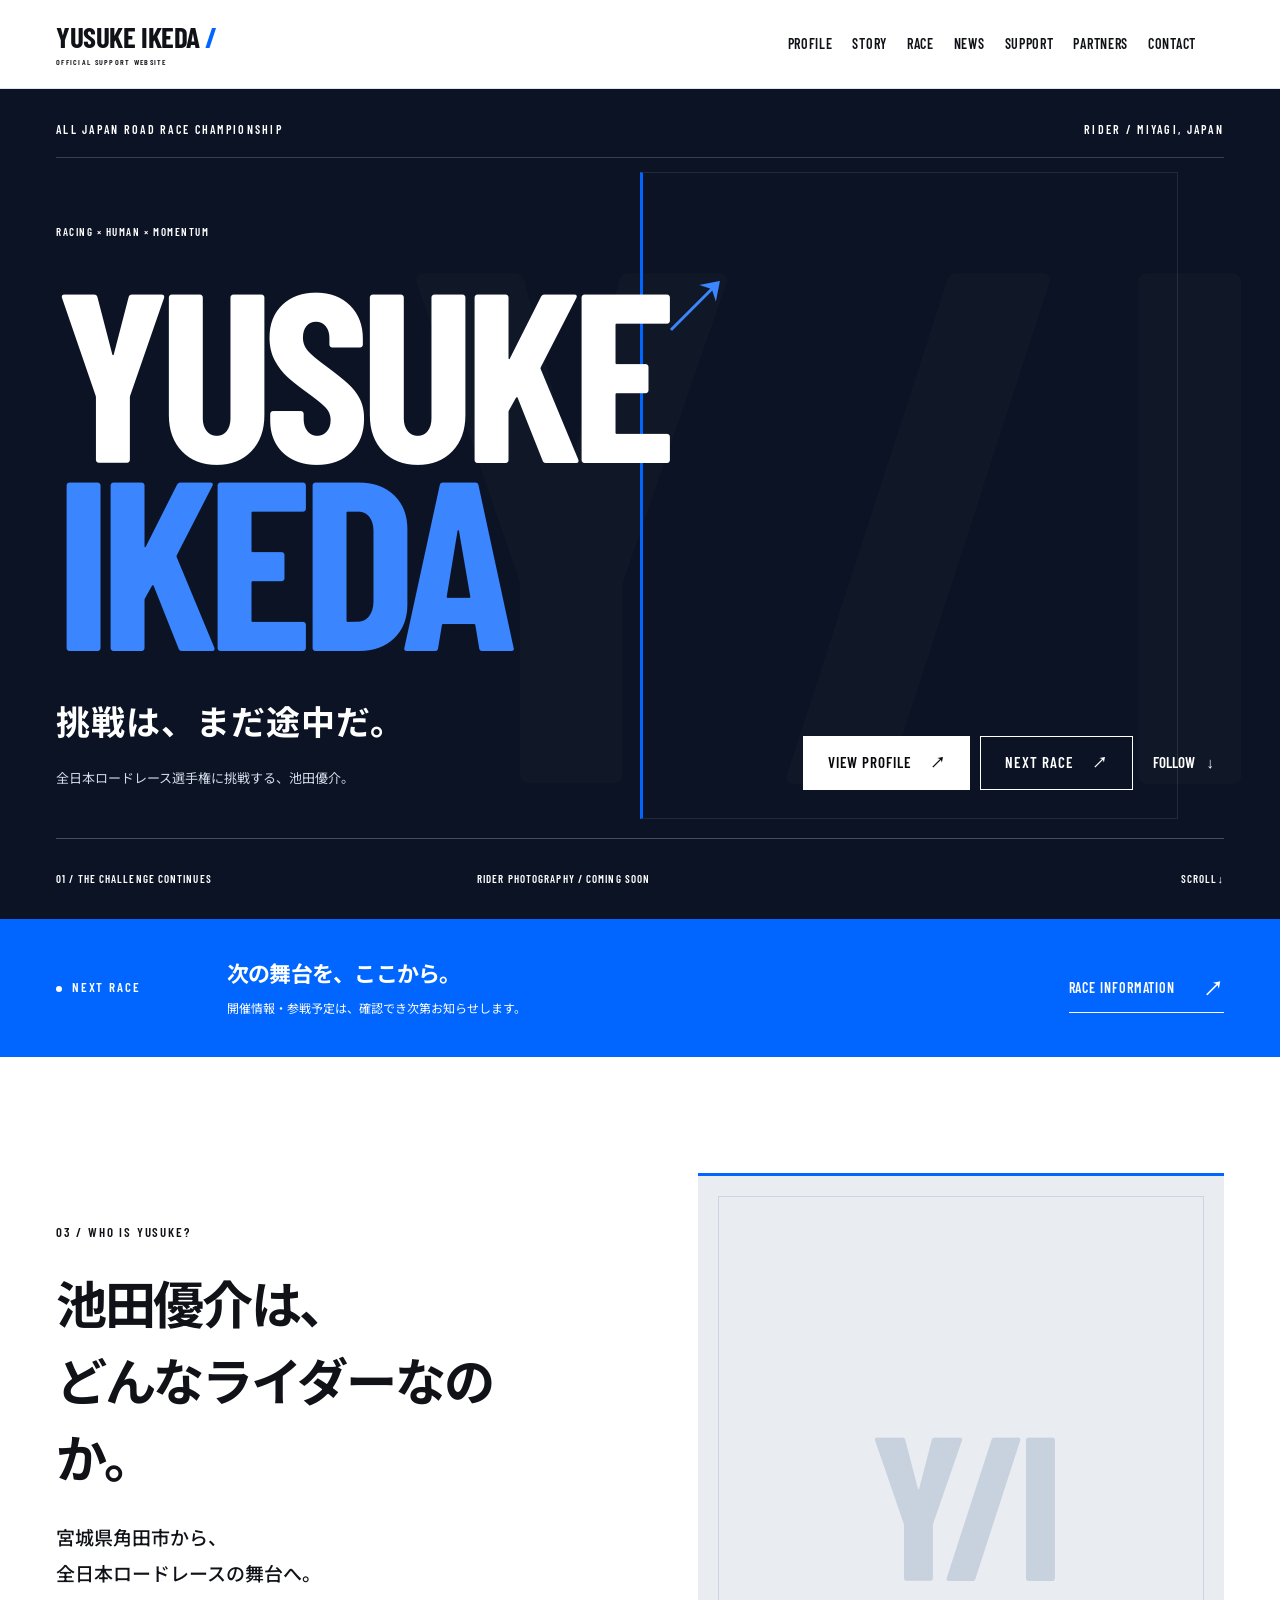
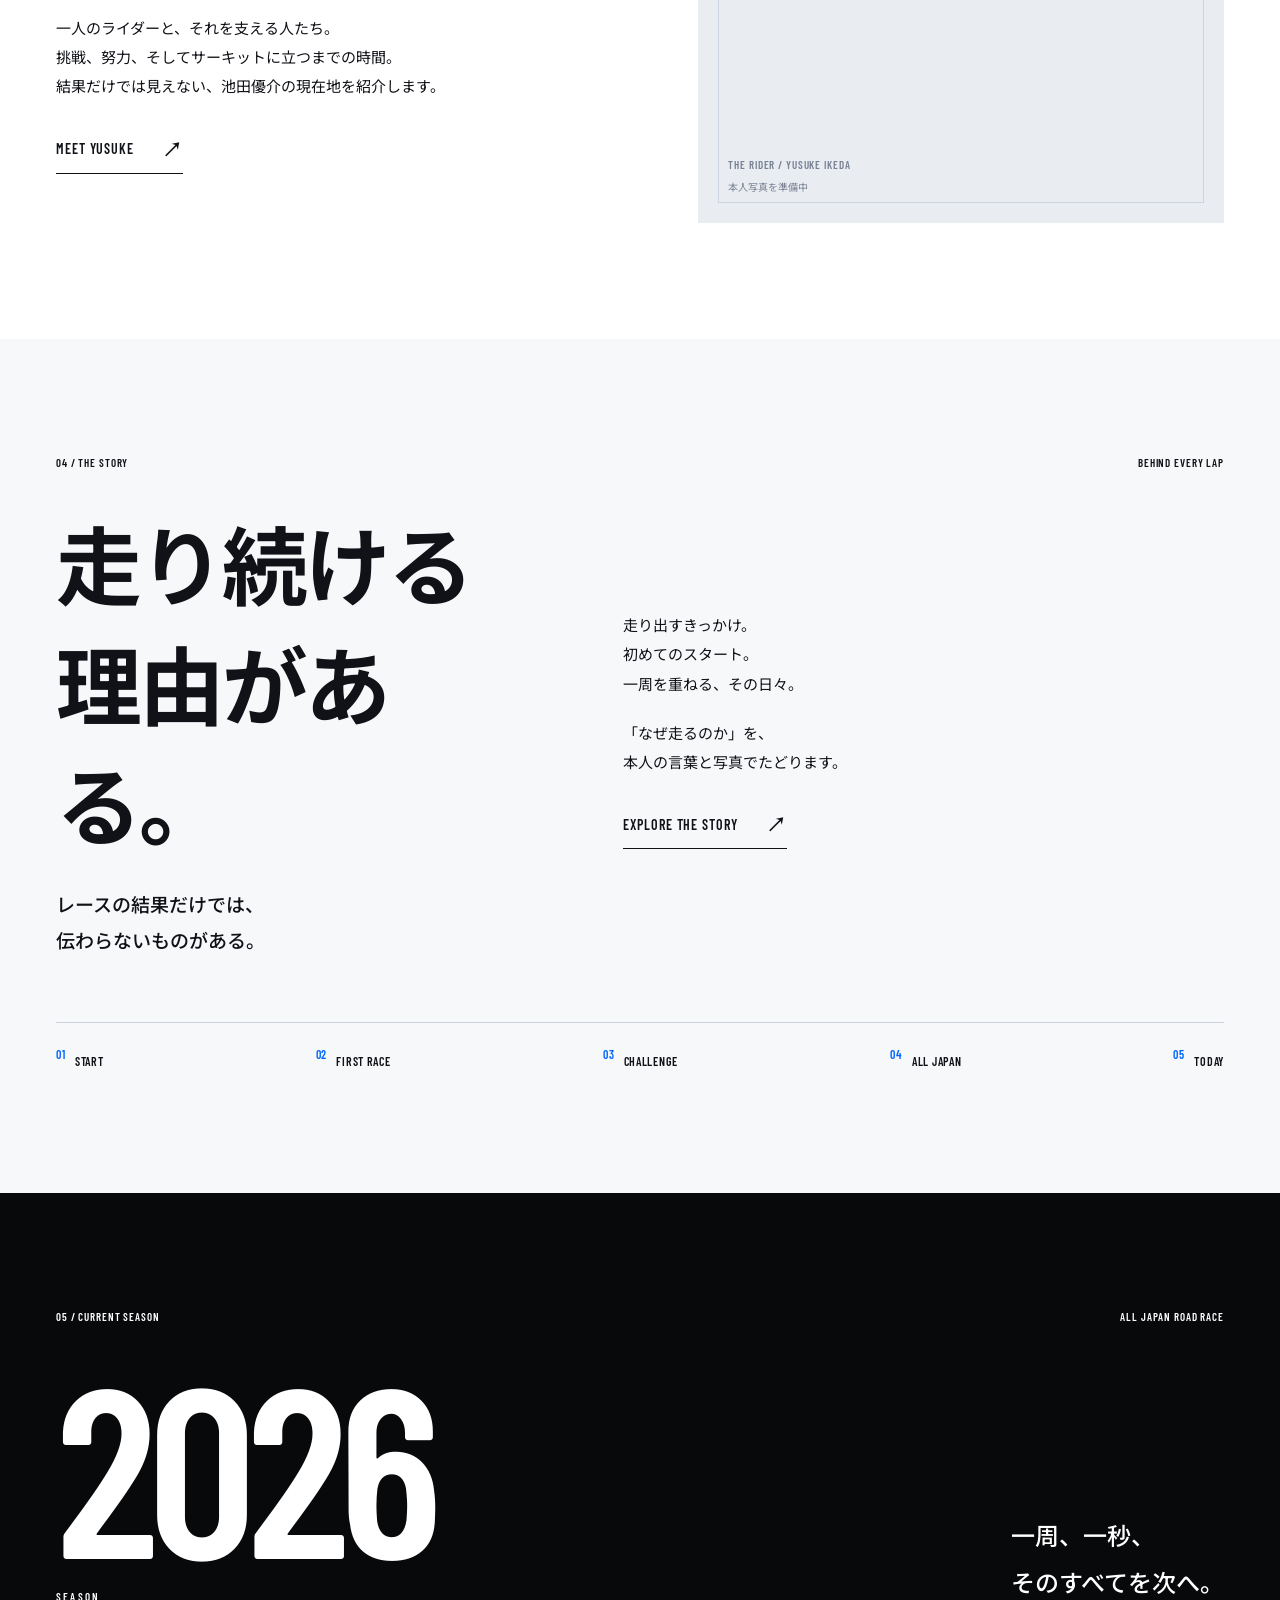
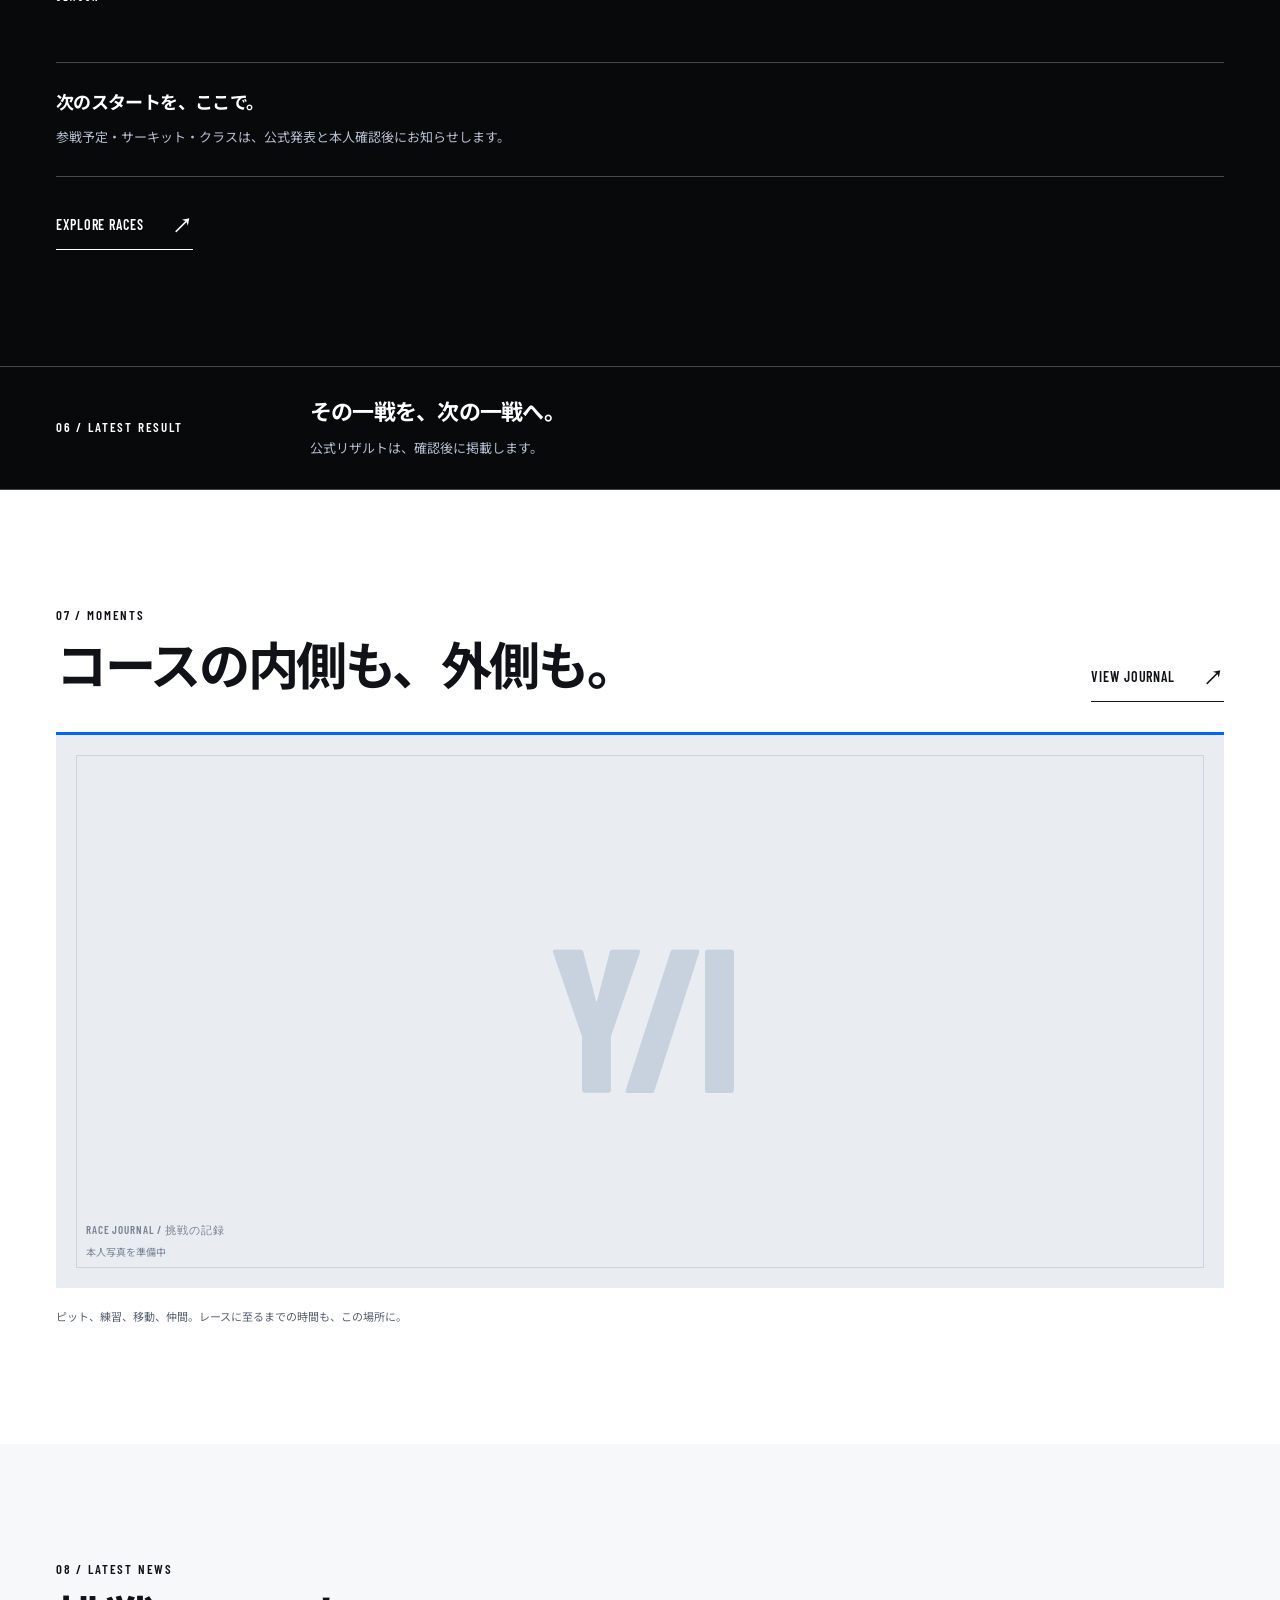
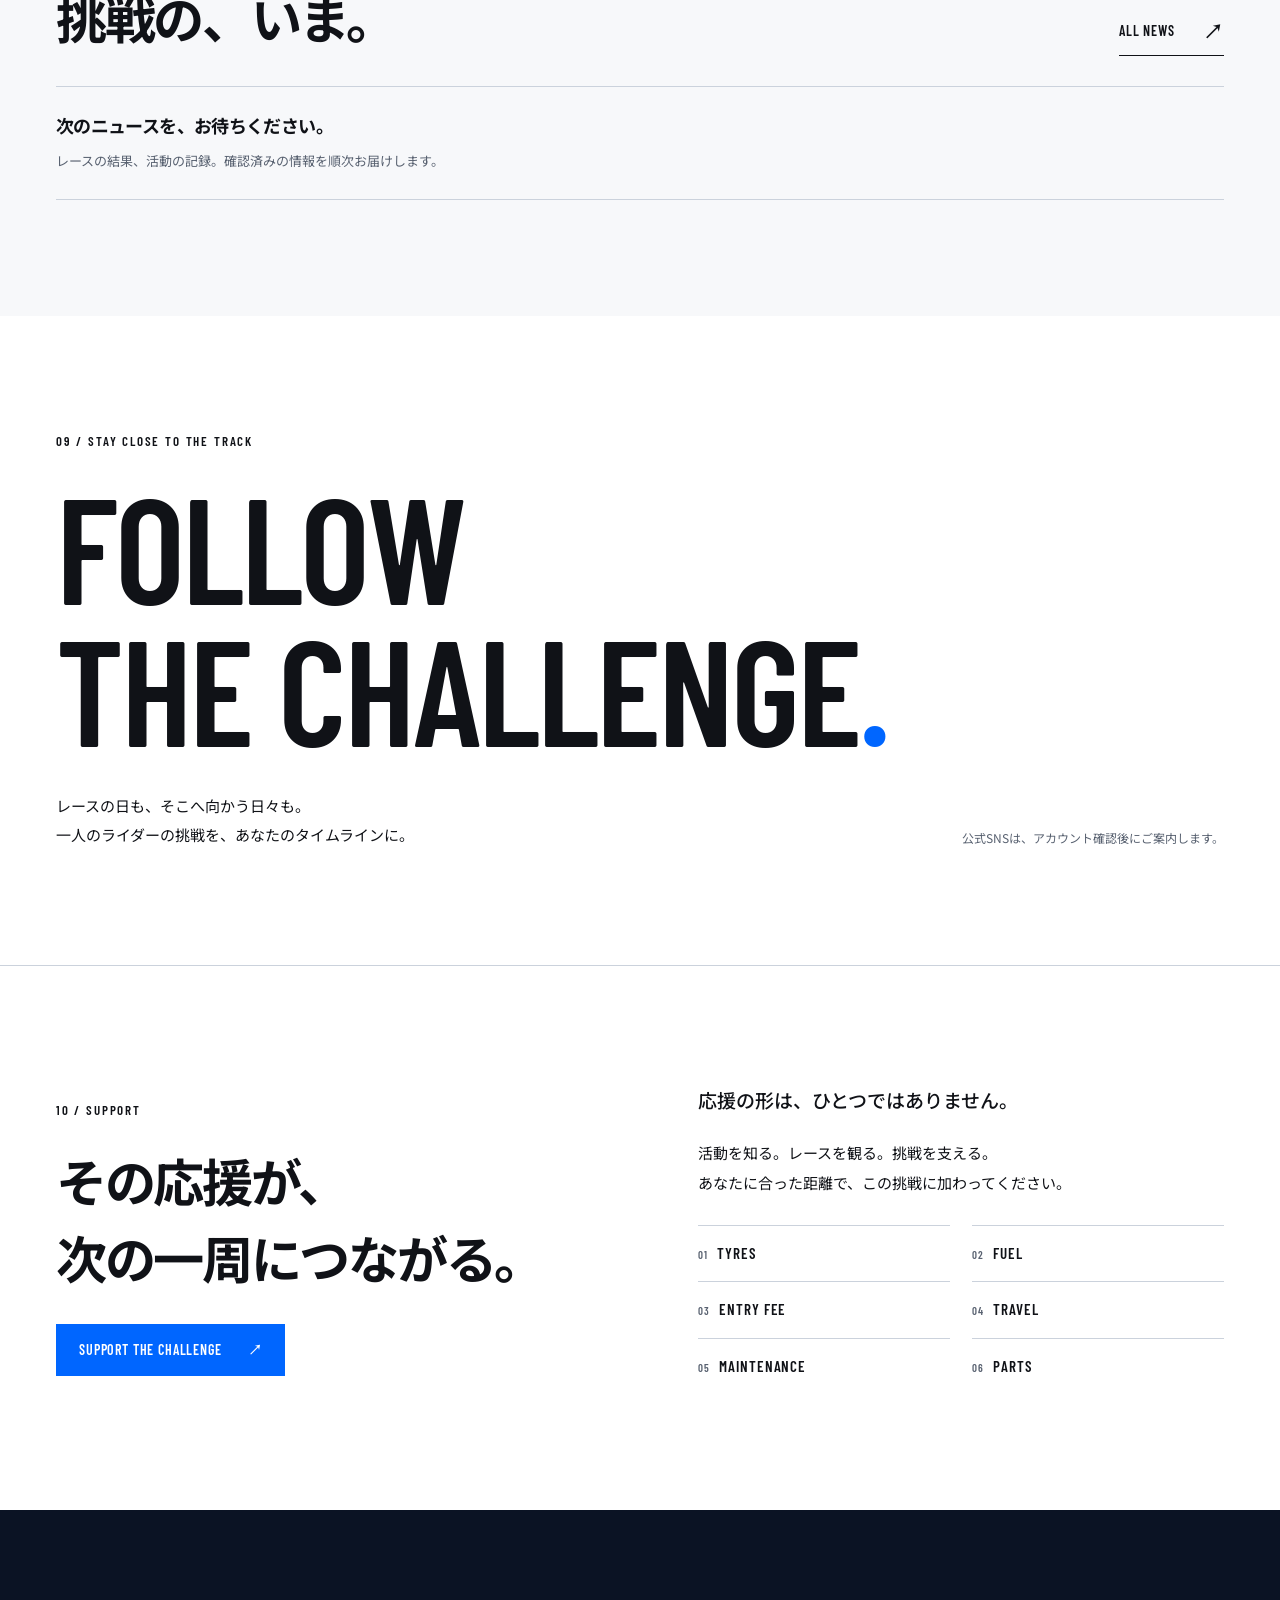
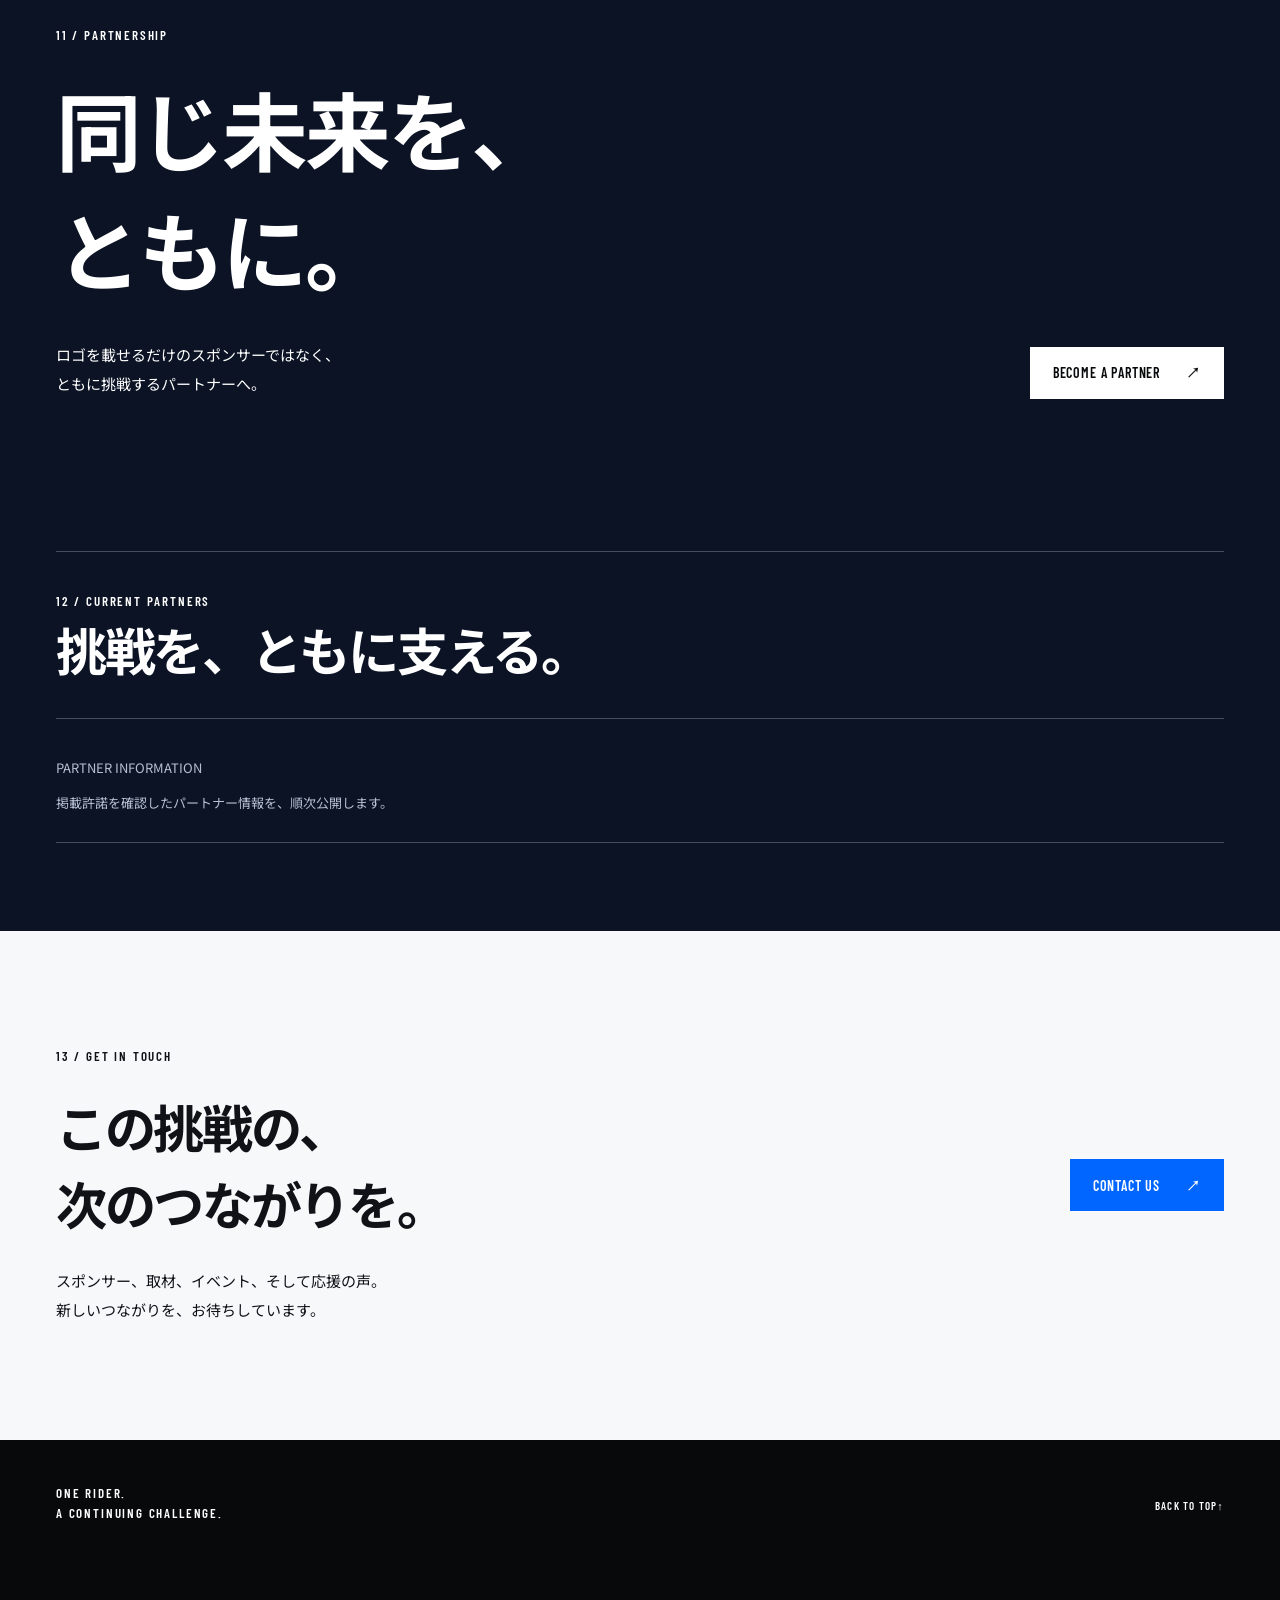
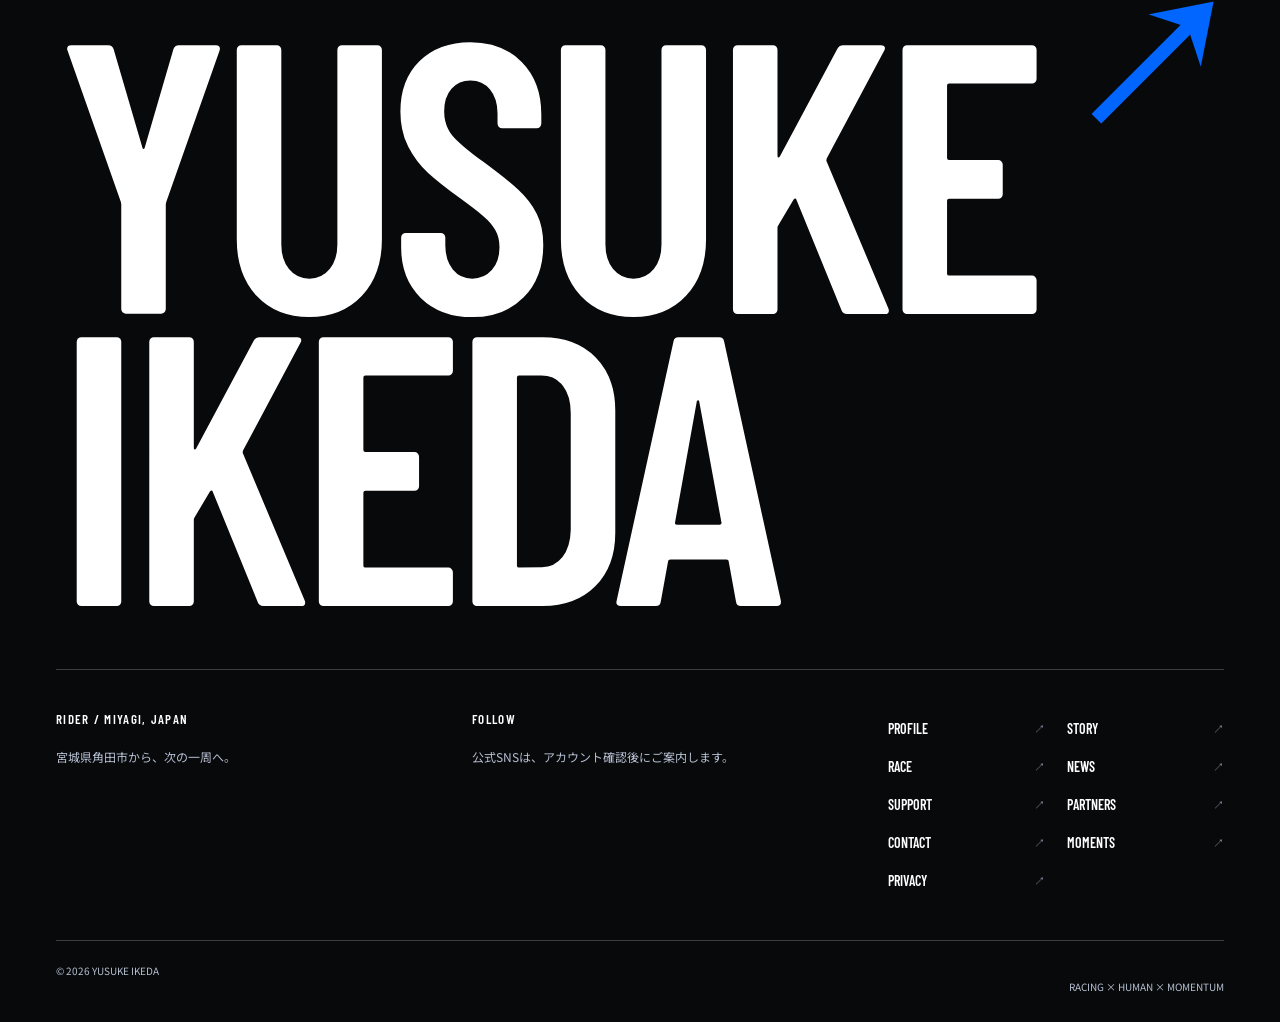
<file: index.html>
<!doctype html>
<html lang="ja">
  <head>
    <meta charset="utf-8" />
    <meta name="viewport" content="width=device-width, initial-scale=1" />
    <meta
      http-equiv="Content-Security-Policy"
      content="default-src 'none'; script-src 'self' 'sha256-a6V5meAQcHcCMX7598J8I+P4k7t6ymmW0AuMRKUfSog='; style-src 'self'; img-src 'self'; font-src 'self'; connect-src 'self'; frame-src https://docs.google.com; object-src 'none'; base-uri 'none'; form-action 'none'"
    />
    <meta name="referrer" content="strict-origin-when-cross-origin" />
    <meta name="theme-color" content="#0066ff" />

    <title>池田優介 | Official Support Website</title>
    <meta
      name="description"
      content="全日本ロードレース選手権に挑戦する池田優介。プロフィール、レース情報、ニュース、個人支援・企業パートナーのご案内。"
    />
    <link rel="canonical" href="https://yusukeracing.github.io/" />
    <meta property="og:type" content="website" />
    <meta property="og:locale" content="ja_JP" />
    <meta property="og:site_name" content="YUSUKE IKEDA" />
    <meta property="og:title" content="池田優介 | Official Support Website" />
    <meta
      property="og:description"
      content="全日本ロードレース選手権に挑戦する池田優介。プロフィール、レース情報、ニュース、個人支援・企業パートナーのご案内。"
    />
    <meta property="og:url" content="https://yusukeracing.github.io/" />
    <meta
      property="og:image"
      content="https://yusukeracing.github.io/images/ogp.png"
    />
    <meta property="og:image:width" content="1200" />
    <meta property="og:image:height" content="630" />
    <meta
      property="og:image:alt"
      content="YUSUKE IKEDA — 挑戦は、まだ途中だ。"
    />
    <meta name="twitter:card" content="summary_large_image" />
    <link rel="icon" href="assets/icons/favicon.svg" type="image/svg+xml" />
    <link rel="manifest" href="manifest.webmanifest" />
    <link
      rel="stylesheet"
      href="css/fonts.css" integrity="sha384-M4FCCUMuwqMFpcg2qVveGREN0DG2mDney9oqWV2HavNT6iIV7Q2JhZehqtFm385J" crossorigin="anonymous">
    <link
      rel="stylesheet"
      href="css/style.css" integrity="sha384-WNfUIK4I7iUoinzLm3R4uUtMIglf1hgsyBEQRDjJHtcSNhbGIQCCKJo7SyUWSXtl" crossorigin="anonymous">
    <script type="application/ld+json" id="page-schema">
      {
        "@context": "https://schema.org",
        "@graph": [
          {
            "@type": "WebSite",
            "@id": "https://yusukeracing.github.io/#website",
            "name": "YUSUKE IKEDA Official Support Website",
            "url": "https://yusukeracing.github.io/",
            "inLanguage": "ja"
          },
          {
            "@type": "WebPage",
            "@id": "https://yusukeracing.github.io/#webpage",
            "name": "池田優介 | Official Support Website",
            "url": "https://yusukeracing.github.io/",
            "inLanguage": "ja",
            "isPartOf": {
              "@id": "https://yusukeracing.github.io/#website"
            }
          }
        ]
      }
    </script>
    <script
      type="module"
      src="js/main.js" integrity="sha384-cQ9y4y1orejxgtLsnfwsRut2rXqWlIi4MG6sSlUP4Z4KmhRB/ctcbtIbIeBwlf97" crossorigin="anonymous"></script>
  </head>
  <body data-page="index">
    <a class="skip-link" href="#main">本文へスキップ</a>
    <!-- HEADER -->
    <header class="site-header">
      <div class="header-inner container">
        <a class="brand" href="index.html" aria-label="YUSUKE IKEDA ホーム"
          ><span class="brand-name"
            >YUSUKE IKEDA<span class="brand-slash" aria-hidden="true"
              >/</span
            ></span
          ><span class="brand-caption">OFFICIAL SUPPORT WEBSITE</span></a
        >
        <nav
          class="primary-nav"
          id="site-nav"
          aria-label="メインナビゲーション"
        >
          <a class="nav-link" href="profile.html"
            >PROFILE<span aria-hidden="true">↗</span></a
          ><a class="nav-link" href="story.html"
            >STORY<span aria-hidden="true">↗</span></a
          ><a class="nav-link" href="race.html"
            >RACE<span aria-hidden="true">↗</span></a
          ><a class="nav-link" href="news.html"
            >NEWS<span aria-hidden="true">↗</span></a
          ><a class="nav-link" href="support.html"
            >SUPPORT<span aria-hidden="true">↗</span></a
          ><a class="nav-link" href="sponsor.html"
            >PARTNERS<span aria-hidden="true">↗</span></a
          ><a class="nav-link" href="contact.html"
            >CONTACT<span aria-hidden="true">↗</span></a
          >
        </nav>
        <div class="header-tools">
          <div
            class="social-links compact"
            data-social
            data-social-compact
            aria-label="公式SNS"
          ></div>
          <button
            class="menu-toggle"
            type="button"
            data-menu-toggle
            aria-controls="site-nav"
            aria-expanded="false"
          >
            <span>MENU</span
            ><span class="menu-toggle-symbol" aria-hidden="true">＋</span>
          </button>
        </div>
      </div>
    </header>
    <main id="main" tabindex="-1">
      <!-- HERO / CINEMATIC SLIDESHOW -->
      <section class="hero" aria-labelledby="hero-name">
        <div class="hero-media" data-hero-slides></div>
        <div class="hero-fallback" aria-hidden="true">
          <span class="hero-fallback-line"></span
          ><span class="hero-fallback-monogram">Y/I</span>
        </div>
        <div class="hero-content container">
          <div class="hero-kicker">
            <p>ALL JAPAN ROAD RACE CHAMPIONSHIP</p>
            <span>RIDER / MIYAGI, JAPAN</span>
          </div>
          <div class="hero-main">
            <p class="eyebrow">RACING × HUMAN × MOMENTUM</p>
            <h1 class="hero-name" id="hero-name">
              YUSUKE<br /><span>IKEDA</span><sup aria-hidden="true">↗</sup>
            </h1>
            <div class="hero-bottom-copy">
              <div>
                <p class="hero-copy">挑戦は、まだ途中だ。</p>
                <p class="hero-description">
                  全日本ロードレース選手権に挑戦する、池田優介。
                </p>
              </div>
              <div class="hero-actions">
                <a class="button button--light" href="profile.html"
                  >VIEW PROFILE<span aria-hidden="true">↗</span></a
                ><a class="button button--outline" href="race.html"
                  >NEXT RACE<span aria-hidden="true">↗</span></a
                ><a class="hero-follow" href="#follow"
                  >FOLLOW <span aria-hidden="true">↓</span></a
                >
              </div>
            </div>
          </div>
          <div class="hero-bottom">
            <span>01 / THE CHALLENGE CONTINUES</span
            ><span class="hero-photo-status" data-slider-caption
              >RIDER PHOTOGRAPHY / COMING SOON</span
            >
            <div class="slider-controls">
              <span
                class="slider-progress"
                data-slider-progress
                aria-hidden="true"
              ></span
              ><button
                class="slider-toggle"
                data-slider-toggle
                type="button"
                hidden
              >
                スライドを停止
              </button>
            </div>
            <a href="#next-race">SCROLL <span aria-hidden="true">↓</span></a>
          </div>
        </div>
      </section>
      <!-- NEXT RACE / LIVE RACE BAR -->
      <section
        class="next-race-bar theme-blue"
        id="next-race"
        aria-labelledby="next-race-label"
      >
        <div class="container next-race-inner">
          <p class="eyebrow" id="next-race-label">
            <span class="status-dot" aria-hidden="true"></span>NEXT RACE
          </p>
          <div class="next-race-content" data-next-race>
            <h2>次の舞台を、ここから。</h2>
            <p>開催情報・参戦予定は、確認でき次第お知らせします。</p>
          </div>
          <div class="countdown" data-countdown hidden></div>
          <a class="text-link" href="race.html"
            >RACE INFORMATION<span aria-hidden="true">↗</span></a
          >
        </div>
      </section>
      <!-- PROFILE / WHO IS YUSUKE -->
      <section class="section theme-white profile-feature">
        <div class="container split">
          <div class="profile-copy">
            <div class="section-heading">
              <p class="eyebrow"><span>03</span> / WHO IS YUSUKE?</p>
              <h2 class="section-title">
                池田優介は、<br />どんなライダーなのか。
              </h2>
            </div>
            <p class="lead">
              宮城県角田市から、<br />全日本ロードレースの舞台へ。
            </p>
            <p>
              一人のライダーと、それを支える人たち。<br />挑戦、努力、そしてサーキットに立つまでの時間。<br />結果だけでは見えない、池田優介の現在地を紹介します。
            </p>
            <a class="text-link" href="profile.html"
              >MEET YUSUKE<span aria-hidden="true">↗</span></a
            >
          </div>
          <div data-photo="profile" data-profile-photo>
            <figure class="photo-placeholder photo-placeholder--portrait">
              <span class="photo-placeholder-mark" aria-hidden="true"
                >Y<span>/</span>I</span
              >
              <figcaption class="photo-placeholder-caption">
                <span>THE RIDER / YUSUKE IKEDA</span
                ><small>本人写真を準備中</small>
              </figcaption>
            </figure>
          </div>
        </div>
      </section>
      <!-- THE STORY / WHY HE RACES -->
      <section class="section theme-off story-feature">
        <div class="container">
          <div class="section-topline">
            <p class="eyebrow"><span>04</span> / THE STORY</p>
            <span class="micro-label">BEHIND EVERY LAP</span>
          </div>
          <div class="split split--wide">
            <div>
              <h2 class="display-title">走り続ける<br />理由がある。</h2>
              <p class="lead">
                レースの結果だけでは、<br />伝わらないものがある。
              </p>
            </div>
            <div class="story-side">
              <p>
                走り出すきっかけ。<br />初めてのスタート。<br />一周を重ねる、その日々。
              </p>
              <p>「なぜ走るのか」を、<br />本人の言葉と写真でたどります。</p>
              <a class="text-link" href="story.html"
                >EXPLORE THE STORY<span aria-hidden="true">↗</span></a
              >
            </div>
          </div>
          <ol class="story-timeline">
            <li><span>01</span>START</li>
            <li><span>02</span>FIRST RACE</li>
            <li><span>03</span>CHALLENGE</li>
            <li><span>04</span>ALL JAPAN</li>
            <li><span>05</span>TODAY</li>
          </ol>
        </div>
      </section>
      <!-- CURRENT SEASON -->
      <section class="section theme-dark season-section">
        <div class="container">
          <div class="section-topline">
            <p class="eyebrow"><span>05</span> / CURRENT SEASON</p>
            <span class="micro-label">ALL JAPAN ROAD RACE</span>
          </div>
          <div class="season-header">
            <h2 class="season-year">
              <span data-season>2026</span><small>SEASON</small>
            </h2>
            <p class="season-copy">一周、一秒、<br />そのすべてを次へ。</p>
          </div>
          <div class="race-list" data-races data-limit="3">
            <div class="notice">
              <p class="notice-title">
                2026シーズンの参戦情報を確認しています。
              </p>
              <p>
                出場予定が確定したラウンドから、開催日・サーキット・観戦情報を掲載します。
              </p>
            </div>
          </div>
          <div class="season-link">
            <a class="text-link" href="race.html"
              >EXPLORE RACES<span aria-hidden="true">↗</span></a
            >
          </div>
        </div>
      </section>
      <!-- LATEST RESULT -->
      <section class="latest-result theme-dark">
        <div class="container latest-result-inner">
          <p class="eyebrow"><span>06</span> / LATEST RESULT</p>
          <div data-latest-result>
            <h2>その一戦を、次の一戦へ。</h2>
            <p>公式リザルトは、確認後に掲載します。</p>
          </div>
        </div>
      </section>
      <!-- PHOTO / MOMENTS -->
      <section class="section theme-white">
        <div class="container">
          <div class="section-topline">
            <div class="section-heading">
              <p class="eyebrow"><span>07</span> / MOMENTS</p>
              <h2 class="section-title">コースの内側も、外側も。</h2>
            </div>
            <a class="text-link" href="gallery.html"
              >VIEW JOURNAL<span aria-hidden="true">↗</span></a
            >
          </div>
          <div class="moments-grid" data-moments data-limit="3">
            <figure class="photo-placeholder photo-placeholder--wide">
              <span class="photo-placeholder-mark" aria-hidden="true"
                >Y<span>/</span>I</span
              >
              <figcaption class="photo-placeholder-caption">
                <span>RACE JOURNAL / 挑戦の記録</span
                ><small>本人写真を準備中</small>
              </figcaption>
            </figure>
          </div>
          <p class="caption-note">
            ピット、練習、移動、仲間。レースに至るまでの時間も、この場所に。
          </p>
        </div>
      </section>
      <!-- NEWS -->
      <section class="section theme-off">
        <div class="container">
          <div class="section-topline">
            <div class="section-heading">
              <p class="eyebrow"><span>08</span> / LATEST NEWS</p>
              <h2 class="section-title">挑戦の、いま。</h2>
            </div>
            <a class="text-link" href="news.html"
              >ALL NEWS<span aria-hidden="true">↗</span></a
            >
          </div>
          <div class="news-list" data-news data-limit="3">
            <div class="notice">
              <p class="notice-title">新しいお知らせを、お待ちください。</p>
              <p>
                レース、結果、日々の活動。確認した情報を、ここからお伝えします。
              </p>
            </div>
          </div>
        </div>
      </section>
      <!-- FOLLOW -->
      <section class="section theme-white follow-section" id="follow">
        <div class="container">
          <p class="eyebrow">09 / STAY CLOSE TO THE TRACK</p>
          <h2 class="display-title display-title--latin">
            FOLLOW<br />THE CHALLENGE<span class="accent-dot">.</span>
          </h2>
          <div class="follow-bottom">
            <p>
              レースの日も、そこへ向かう日々も。<br />一人のライダーの挑戦を、あなたのタイムラインに。
            </p>
            <div class="social-links" data-social aria-label="公式SNS"></div>
          </div>
        </div>
      </section>
      <!-- SUPPORT -->
      <section class="section theme-white support-section">
        <div class="container split">
          <div>
            <div class="section-heading">
              <p class="eyebrow"><span>10</span> / SUPPORT</p>
              <h2 class="section-title">
                その応援が、<br />次の一周につながる。
              </h2>
            </div>
            <a class="button button--primary" href="support.html"
              >SUPPORT THE CHALLENGE<span aria-hidden="true">↗</span></a
            >
          </div>
          <div>
            <p class="lead">応援の形は、ひとつではありません。</p>
            <p>
              活動を知る。レースを観る。挑戦を支える。<br />あなたに合った距離で、この挑戦に加わってください。
            </p>
            <ul class="support-uses">
              <li><span>01</span>TYRES</li>
              <li><span>02</span>FUEL</li>
              <li><span>03</span>ENTRY FEE</li>
              <li><span>04</span>TRAVEL</li>
              <li><span>05</span>MAINTENANCE</li>
              <li><span>06</span>PARTS</li>
            </ul>
          </div>
        </div>
      </section>
      <!-- PARTNERSHIP -->
      <section class="section theme-navy partner-section">
        <div class="container">
          <p class="eyebrow">11 / PARTNERSHIP</p>
          <h2 class="display-title">同じ未来を、<br />ともに。</h2>
          <div class="partner-bottom">
            <p>
              ロゴを載せるだけのスポンサーではなく、<br />ともに挑戦するパートナーへ。
            </p>
            <a class="button button--light" href="sponsor.html"
              >BECOME A PARTNER<span aria-hidden="true">↗</span></a
            >
          </div>
        </div>
      </section>
      <!-- SPONSORS -->
      <section class="section section--compact theme-navy">
        <div class="container">
          <div class="section-topline">
            <div class="section-heading">
              <p class="eyebrow"><span>12</span> / CURRENT PARTNERS</p>
              <h2 class="section-title">挑戦を、ともに支える。</h2>
            </div>
          </div>
          <div class="partners-list" data-partners>
            <div class="notice">
              <p class="notice-title">PARTNER INFORMATION</p>
              <p>掲載許諾を確認したパートナー情報を、順次公開します。</p>
            </div>
          </div>
        </div>
      </section>
      <!-- CONTACT -->
      <section class="section theme-off contact-band">
        <div class="container contact-band-inner">
          <div>
            <div class="section-heading">
              <p class="eyebrow"><span>13</span> / GET IN TOUCH</p>
              <h2 class="section-title">この挑戦の、<br />次のつながりを。</h2>
            </div>
            <p>
              スポンサー、取材、イベント、そして応援の声。<br />新しいつながりを、お待ちしています。
            </p>
          </div>
          <a class="button button--primary" href="contact.html"
            >CONTACT US<span aria-hidden="true">↗</span></a
          >
        </div>
      </section>
    </main>
    <!-- FOOTER -->
    <footer class="site-footer">
      <div class="container">
        <div class="footer-top">
          <p class="eyebrow">ONE RIDER.<br />A CONTINUING CHALLENGE.</p>
          <a class="back-top" href="#main"
            >BACK TO TOP <span aria-hidden="true">↑</span></a
          >
        </div>
        <a
          class="footer-wordmark"
          href="index.html"
          aria-label="YUSUKE IKEDA ホーム"
          >YUSUKE<br />IKEDA<span aria-hidden="true">↗</span></a
        >
        <div class="footer-grid">
          <div>
            <p class="footer-label">RIDER / MIYAGI, JAPAN</p>
            <p>宮城県角田市から、次の一周へ。</p>
          </div>
          <div>
            <p class="footer-label">FOLLOW</p>
            <div class="social-links" data-social aria-label="公式SNS"></div>
          </div>
          <nav class="footer-nav" aria-label="フッターナビゲーション">
            <a class="footer-nav-link" href="profile.html"
              >PROFILE<span aria-hidden="true">↗</span></a
            ><a class="footer-nav-link" href="story.html"
              >STORY<span aria-hidden="true">↗</span></a
            ><a class="footer-nav-link" href="race.html"
              >RACE<span aria-hidden="true">↗</span></a
            ><a class="footer-nav-link" href="news.html"
              >NEWS<span aria-hidden="true">↗</span></a
            ><a class="footer-nav-link" href="support.html"
              >SUPPORT<span aria-hidden="true">↗</span></a
            ><a class="footer-nav-link" href="sponsor.html"
              >PARTNERS<span aria-hidden="true">↗</span></a
            ><a class="footer-nav-link" href="contact.html"
              >CONTACT<span aria-hidden="true">↗</span></a
            ><a class="footer-nav-link" href="gallery.html"
              >MOMENTS<span aria-hidden="true">↗</span></a
            ><a class="footer-nav-link" href="privacy.html"
              >PRIVACY<span aria-hidden="true">↗</span></a
            >
          </nav>
        </div>
        <div class="footer-meta">
          <p>© <span data-year>2026</span> YUSUKE IKEDA</p>
          <p>RACING × HUMAN × MOMENTUM</p>
        </div>
      </div>
    </footer>
    <noscript
      ><div class="noscript-notice">
        JavaScriptが無効なため、最新ニュース・レース情報は読み込めません。プロフィールや応援のご案内、各ページへの移動はご利用いただけます。
      </div></noscript
    >
  </body>
</html>
</file>
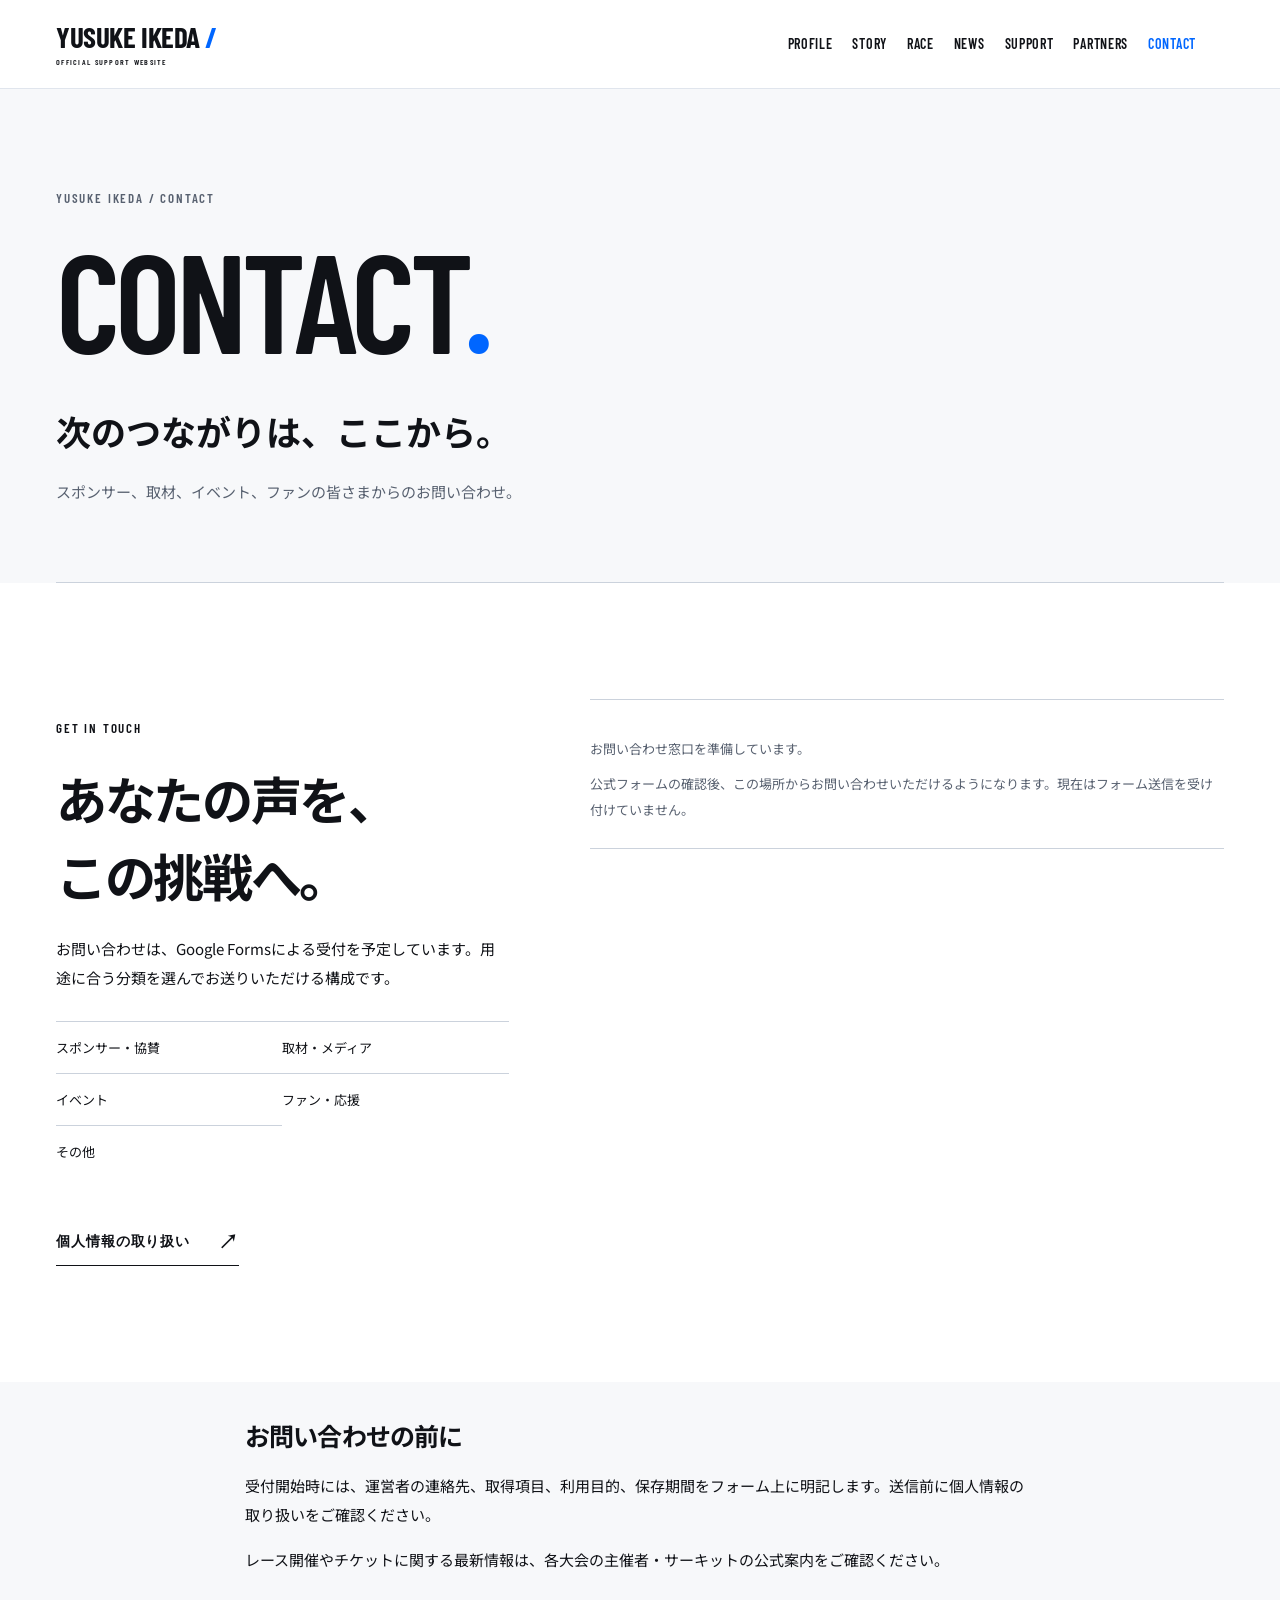
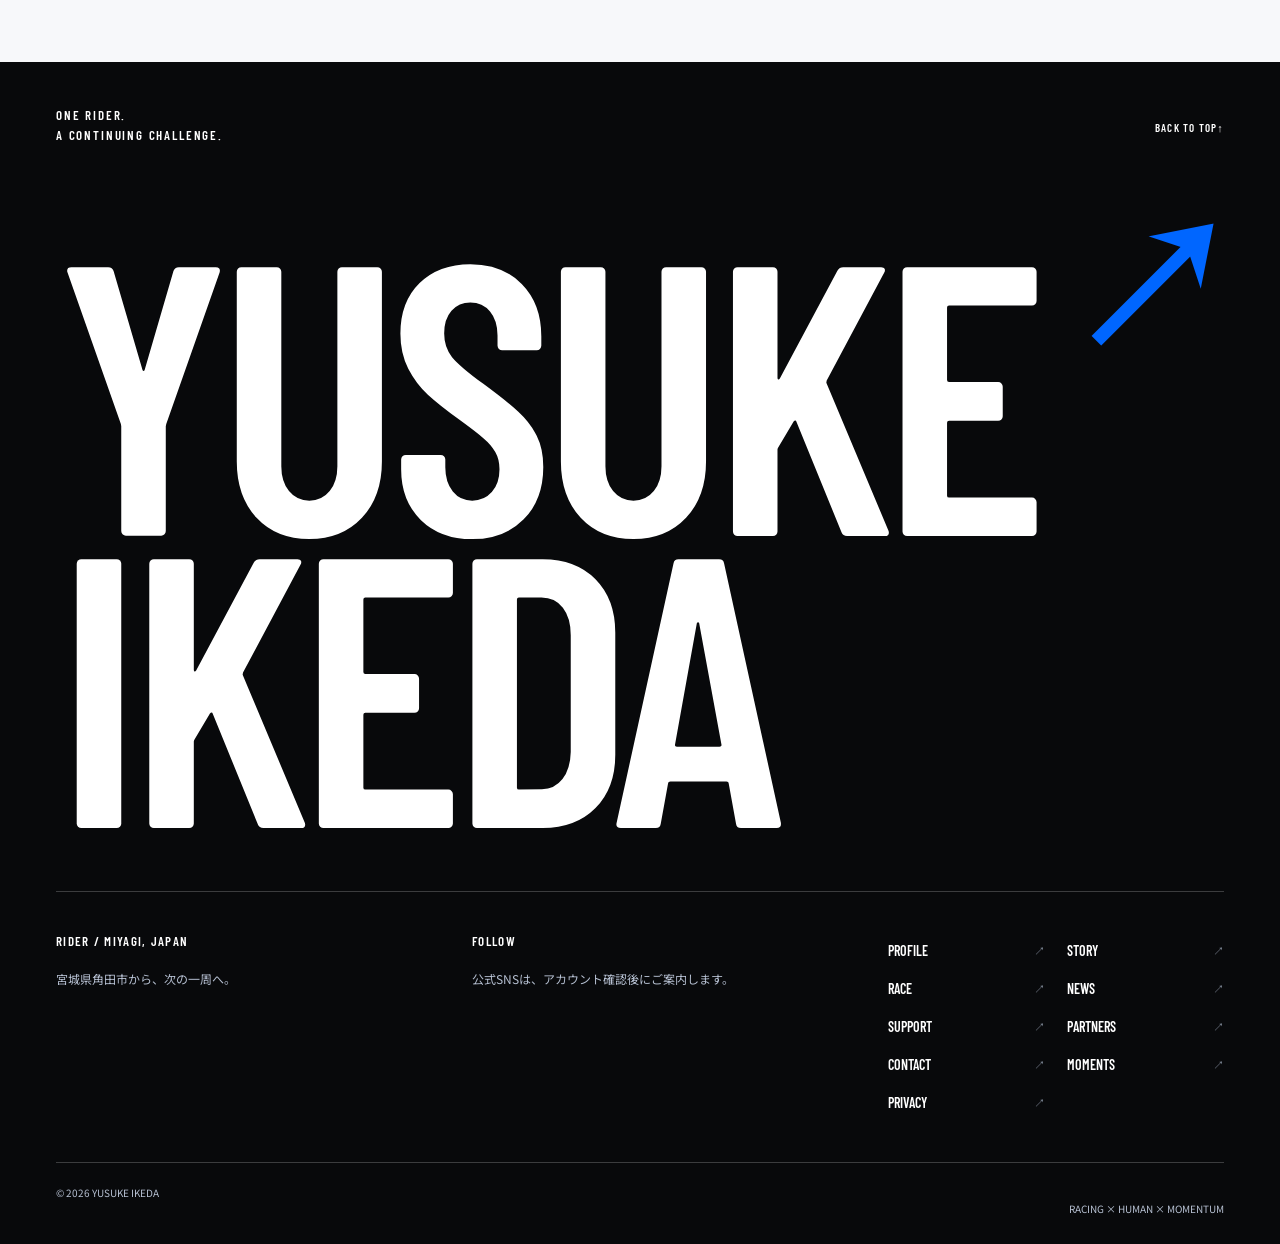
<file: contact.html>
<!doctype html>
<html lang="ja">
  <head>
    <meta charset="utf-8" />
    <meta name="viewport" content="width=device-width, initial-scale=1" />
    <meta
      http-equiv="Content-Security-Policy"
      content="default-src 'none'; script-src 'self' 'sha256-mEUYtc9KZvQAPeSixrv26Q7bOTRby1bSutZ86uTGalE='; style-src 'self'; img-src 'self'; font-src 'self'; connect-src 'self'; frame-src https://docs.google.com; object-src 'none'; base-uri 'none'; form-action 'none'"
    />
    <meta name="referrer" content="strict-origin-when-cross-origin" />
    <meta name="theme-color" content="#0066ff" />

    <title>お問い合わせ | 池田優介</title>
    <meta
      name="description"
      content="スポンサー、取材、イベント、ファンの皆さまへ。池田優介へのお問い合わせ窓口のご案内。"
    />
    <link rel="canonical" href="https://yusukeracing.github.io/contact.html" />
    <meta property="og:type" content="website" />
    <meta property="og:locale" content="ja_JP" />
    <meta property="og:site_name" content="YUSUKE IKEDA" />
    <meta property="og:title" content="お問い合わせ | 池田優介" />
    <meta
      property="og:description"
      content="スポンサー、取材、イベント、ファンの皆さまへ。池田優介へのお問い合わせ窓口のご案内。"
    />
    <meta
      property="og:url"
      content="https://yusukeracing.github.io/contact.html"
    />
    <meta
      property="og:image"
      content="https://yusukeracing.github.io/images/ogp.png"
    />
    <meta property="og:image:width" content="1200" />
    <meta property="og:image:height" content="630" />
    <meta
      property="og:image:alt"
      content="YUSUKE IKEDA — 挑戦は、まだ途中だ。"
    />
    <meta name="twitter:card" content="summary_large_image" />
    <link rel="icon" href="assets/icons/favicon.svg" type="image/svg+xml" />
    <link rel="manifest" href="manifest.webmanifest" />
    <link
      rel="stylesheet"
      href="css/fonts.css" integrity="sha384-M4FCCUMuwqMFpcg2qVveGREN0DG2mDney9oqWV2HavNT6iIV7Q2JhZehqtFm385J" crossorigin="anonymous">
    <link
      rel="stylesheet"
      href="css/style.css" integrity="sha384-WNfUIK4I7iUoinzLm3R4uUtMIglf1hgsyBEQRDjJHtcSNhbGIQCCKJo7SyUWSXtl" crossorigin="anonymous">
    <script type="application/ld+json" id="page-schema">
      {
        "@context": "https://schema.org",
        "@graph": [
          {
            "@type": "WebSite",
            "@id": "https://yusukeracing.github.io/#website",
            "name": "YUSUKE IKEDA Official Support Website",
            "url": "https://yusukeracing.github.io/",
            "inLanguage": "ja"
          },
          {
            "@type": "WebPage",
            "@id": "https://yusukeracing.github.io/contact.html#webpage",
            "name": "お問い合わせ | 池田優介",
            "url": "https://yusukeracing.github.io/contact.html",
            "inLanguage": "ja",
            "isPartOf": {
              "@id": "https://yusukeracing.github.io/#website"
            }
          },
          {
            "@type": "BreadcrumbList",
            "itemListElement": [
              {
                "@type": "ListItem",
                "position": 1,
                "name": "HOME",
                "item": "https://yusukeracing.github.io/"
              },
              {
                "@type": "ListItem",
                "position": 2,
                "name": "お問い合わせ",
                "item": "https://yusukeracing.github.io/contact.html"
              }
            ]
          }
        ]
      }
    </script>
    <script
      type="module"
      src="js/main.js" integrity="sha384-cQ9y4y1orejxgtLsnfwsRut2rXqWlIi4MG6sSlUP4Z4KmhRB/ctcbtIbIeBwlf97" crossorigin="anonymous"></script>
  </head>
  <body data-page="contact">
    <a class="skip-link" href="#main">本文へスキップ</a>
    <!-- HEADER -->
    <header class="site-header">
      <div class="header-inner container">
        <a class="brand" href="index.html" aria-label="YUSUKE IKEDA ホーム"
          ><span class="brand-name"
            >YUSUKE IKEDA<span class="brand-slash" aria-hidden="true"
              >/</span
            ></span
          ><span class="brand-caption">OFFICIAL SUPPORT WEBSITE</span></a
        >
        <nav
          class="primary-nav"
          id="site-nav"
          aria-label="メインナビゲーション"
        >
          <a class="nav-link" href="profile.html"
            >PROFILE<span aria-hidden="true">↗</span></a
          ><a class="nav-link" href="story.html"
            >STORY<span aria-hidden="true">↗</span></a
          ><a class="nav-link" href="race.html"
            >RACE<span aria-hidden="true">↗</span></a
          ><a class="nav-link" href="news.html"
            >NEWS<span aria-hidden="true">↗</span></a
          ><a class="nav-link" href="support.html"
            >SUPPORT<span aria-hidden="true">↗</span></a
          ><a class="nav-link" href="sponsor.html"
            >PARTNERS<span aria-hidden="true">↗</span></a
          ><a class="nav-link" href="contact.html" aria-current="page"
            >CONTACT<span aria-hidden="true">↗</span></a
          >
        </nav>
        <div class="header-tools">
          <div
            class="social-links compact"
            data-social
            data-social-compact
            aria-label="公式SNS"
          ></div>
          <button
            class="menu-toggle"
            type="button"
            data-menu-toggle
            aria-controls="site-nav"
            aria-expanded="false"
          >
            <span>MENU</span
            ><span class="menu-toggle-symbol" aria-hidden="true">＋</span>
          </button>
        </div>
      </div>
    </header>
    <main id="main" tabindex="-1">
      <section class="page-hero container">
        <p class="page-label">YUSUKE IKEDA / CONTACT</p>
        <h1 class="page-title">CONTACT<span class="accent-dot">.</span></h1>
        <p class="page-lead">次のつながりは、ここから。</p>
        <p class="page-description">
          スポンサー、取材、イベント、ファンの皆さまからのお問い合わせ。
        </p>
      </section>
      <!-- CONTACT / GOOGLE FORMS -->
      <section class="section theme-white">
        <div class="container contact-layout">
          <div>
            <p class="eyebrow">GET IN TOUCH</p>
            <h2 class="section-title">あなたの声を、<br />この挑戦へ。</h2>
            <p>
              お問い合わせは、Google
              Formsによる受付を予定しています。用途に合う分類を選んでお送りいただける構成です。
            </p>
            <ul class="contact-types" data-contact-categories>
              <li>スポンサー・協賛</li>
              <li>取材・メディア</li>
              <li>イベント</li>
              <li>ファン・応援</li>
              <li>その他</li>
            </ul>
            <a class="text-link" href="privacy.html"
              >個人情報の取り扱い<span aria-hidden="true">↗</span></a
            >
          </div>
          <div class="contact-form-slot" data-contact>
            <div class="notice">
              <p class="notice-title">お問い合わせ窓口を準備しています。</p>
              <p>
                公式フォームの確認後、この場所からお問い合わせいただけるようになります。現在はフォーム送信を受け付けていません。
              </p>
            </div>
          </div>
        </div>
      </section>
      <section class="section section--compact theme-off">
        <div class="container content-prose">
          <h2>お問い合わせの前に</h2>
          <p>
            受付開始時には、運営者の連絡先、取得項目、利用目的、保存期間をフォーム上に明記します。送信前に個人情報の取り扱いをご確認ください。
          </p>
          <p>
            レース開催やチケットに関する最新情報は、各大会の主催者・サーキットの公式案内をご確認ください。
          </p>
        </div>
      </section>
    </main>
    <!-- FOOTER -->
    <footer class="site-footer">
      <div class="container">
        <div class="footer-top">
          <p class="eyebrow">ONE RIDER.<br />A CONTINUING CHALLENGE.</p>
          <a class="back-top" href="#main"
            >BACK TO TOP <span aria-hidden="true">↑</span></a
          >
        </div>
        <a
          class="footer-wordmark"
          href="index.html"
          aria-label="YUSUKE IKEDA ホーム"
          >YUSUKE<br />IKEDA<span aria-hidden="true">↗</span></a
        >
        <div class="footer-grid">
          <div>
            <p class="footer-label">RIDER / MIYAGI, JAPAN</p>
            <p>宮城県角田市から、次の一周へ。</p>
          </div>
          <div>
            <p class="footer-label">FOLLOW</p>
            <div class="social-links" data-social aria-label="公式SNS"></div>
          </div>
          <nav class="footer-nav" aria-label="フッターナビゲーション">
            <a class="footer-nav-link" href="profile.html"
              >PROFILE<span aria-hidden="true">↗</span></a
            ><a class="footer-nav-link" href="story.html"
              >STORY<span aria-hidden="true">↗</span></a
            ><a class="footer-nav-link" href="race.html"
              >RACE<span aria-hidden="true">↗</span></a
            ><a class="footer-nav-link" href="news.html"
              >NEWS<span aria-hidden="true">↗</span></a
            ><a class="footer-nav-link" href="support.html"
              >SUPPORT<span aria-hidden="true">↗</span></a
            ><a class="footer-nav-link" href="sponsor.html"
              >PARTNERS<span aria-hidden="true">↗</span></a
            ><a class="footer-nav-link" href="contact.html"
              >CONTACT<span aria-hidden="true">↗</span></a
            ><a class="footer-nav-link" href="gallery.html"
              >MOMENTS<span aria-hidden="true">↗</span></a
            ><a class="footer-nav-link" href="privacy.html"
              >PRIVACY<span aria-hidden="true">↗</span></a
            >
          </nav>
        </div>
        <div class="footer-meta">
          <p>© <span data-year>2026</span> YUSUKE IKEDA</p>
          <p>RACING × HUMAN × MOMENTUM</p>
        </div>
      </div>
    </footer>
    <noscript
      ><div class="noscript-notice">
        JavaScriptが無効なため、最新ニュース・レース情報は読み込めません。プロフィールや応援のご案内、各ページへの移動はご利用いただけます。
      </div></noscript
    >
  </body>
</html>
</file>
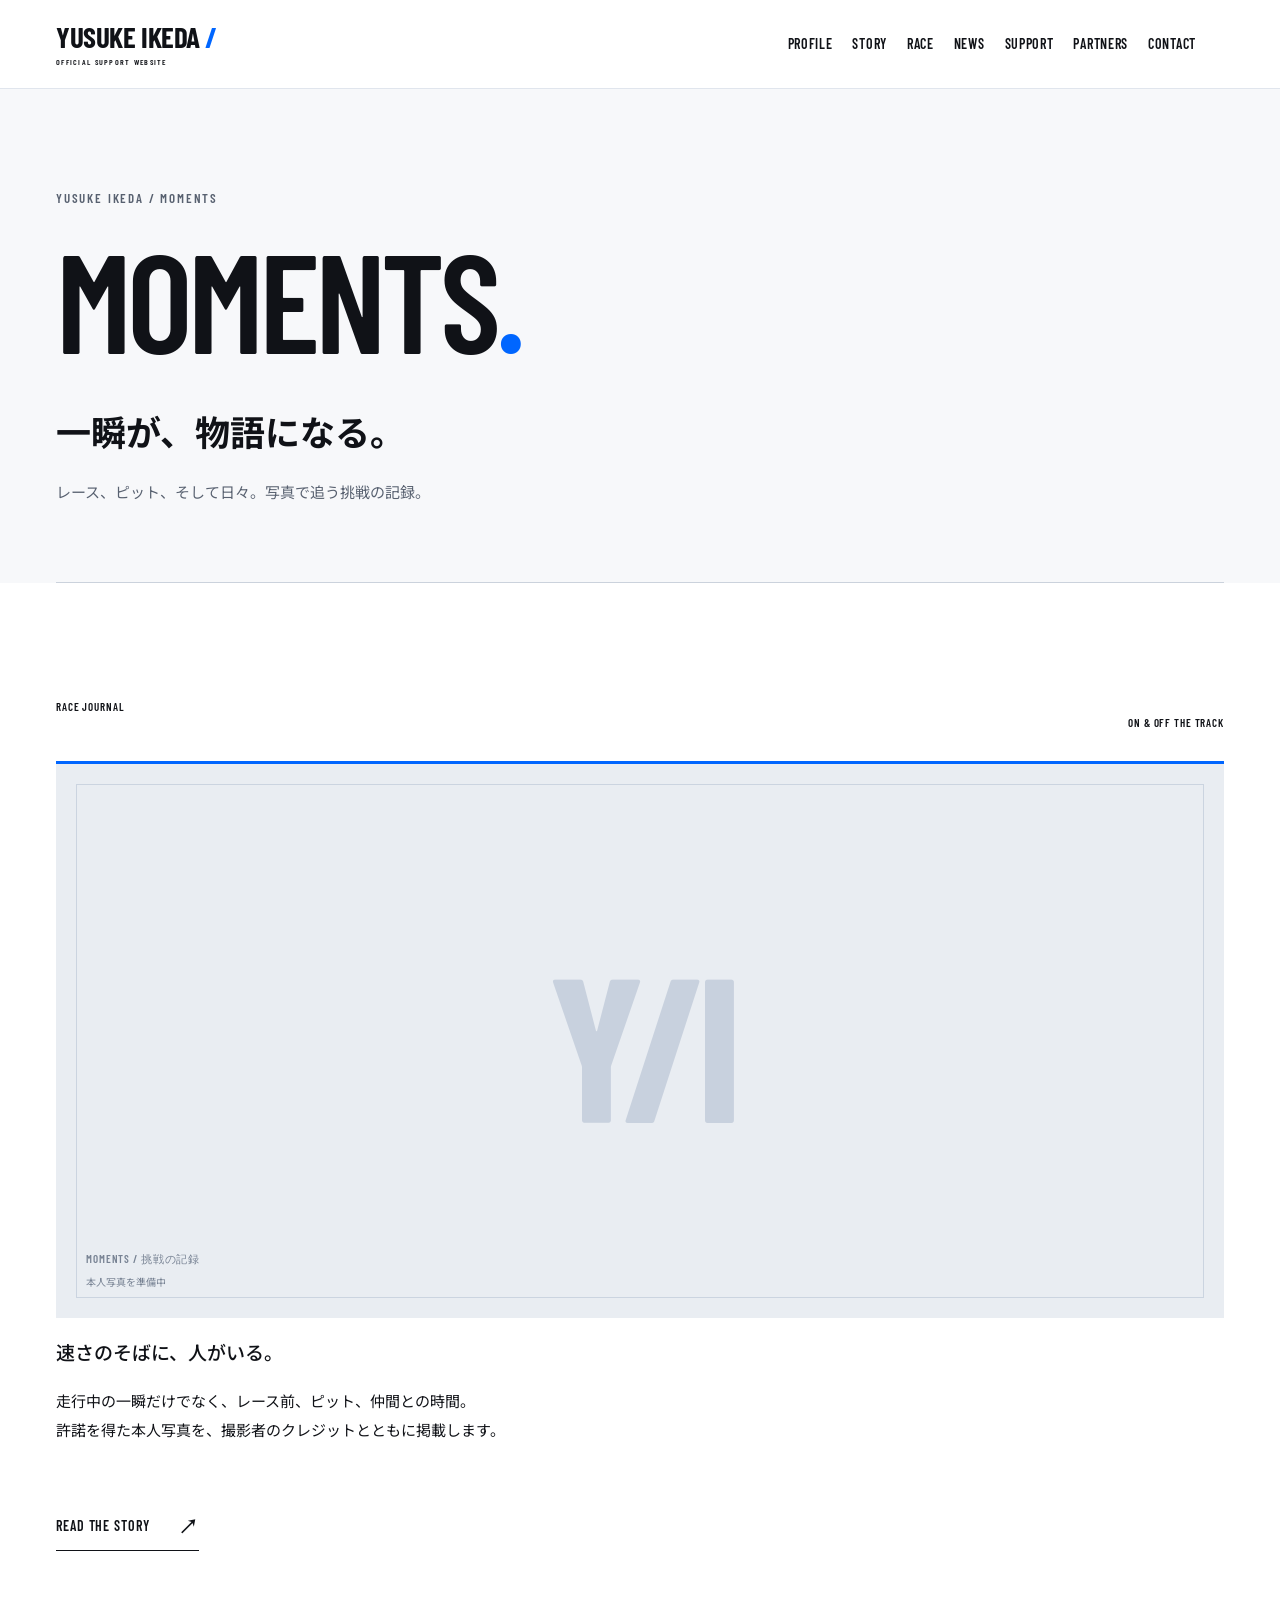
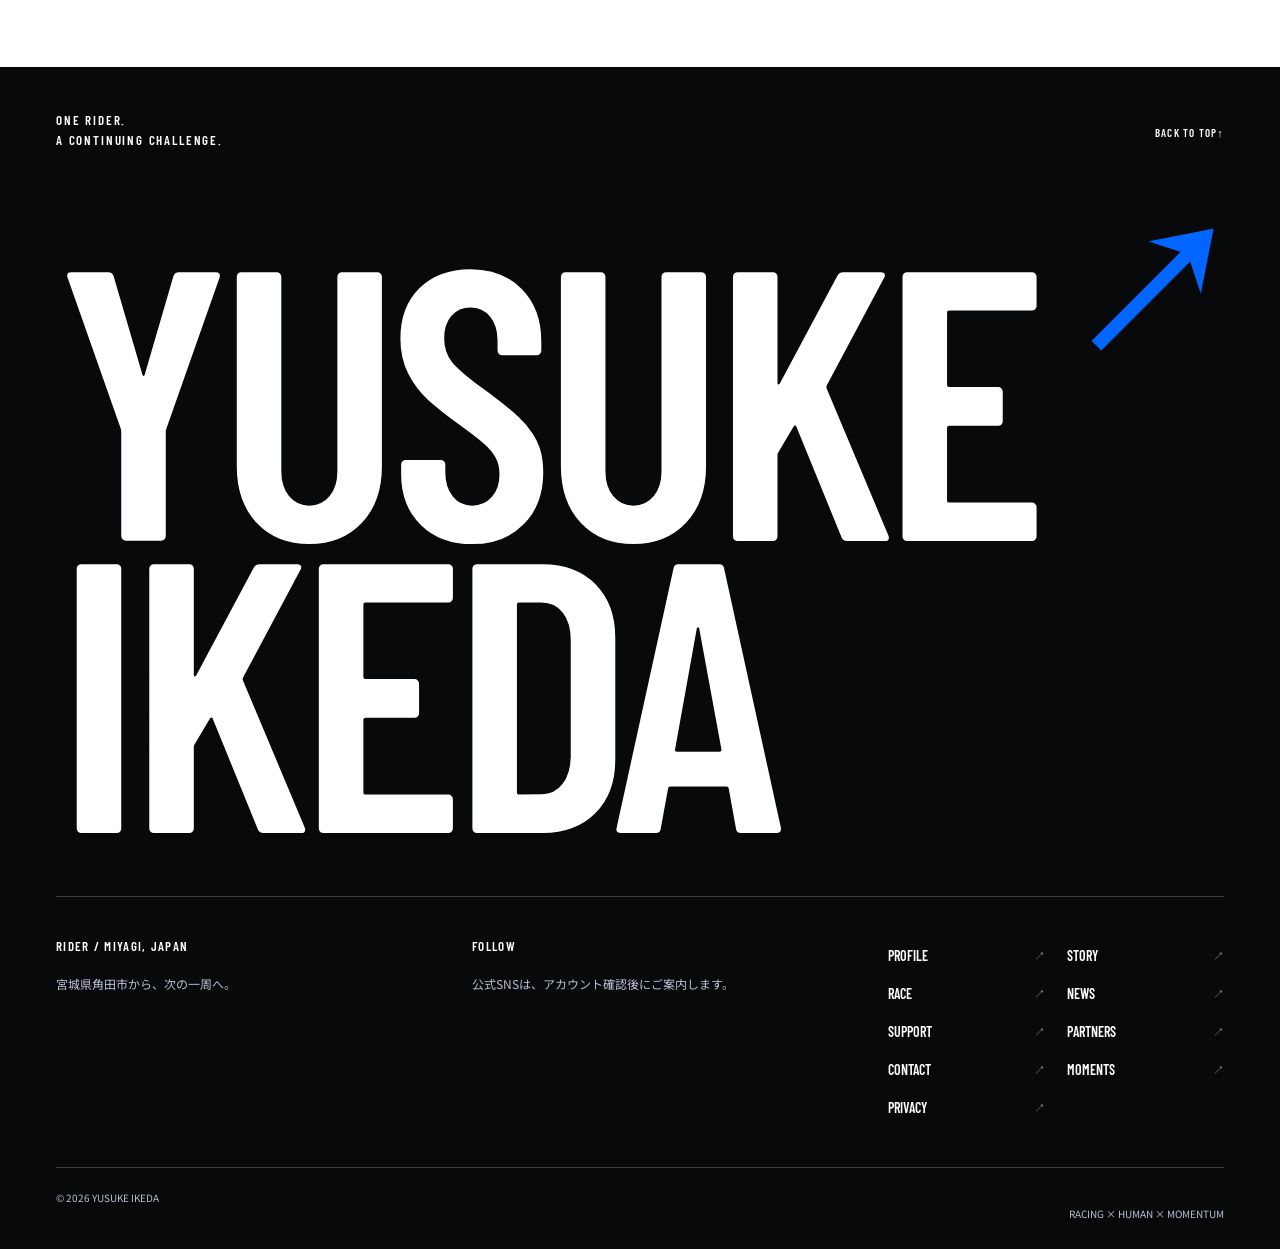
<file: gallery.html>
<!doctype html>
<html lang="ja">
  <head>
    <meta charset="utf-8" />
    <meta name="viewport" content="width=device-width, initial-scale=1" />
    <meta
      http-equiv="Content-Security-Policy"
      content="default-src 'none'; script-src 'self' 'sha256-d0RAb0nekOG5BsKgM5cr3egq8jfSyAB4O4ISTU2ZRQE='; style-src 'self'; img-src 'self'; font-src 'self'; connect-src 'self'; frame-src https://docs.google.com; object-src 'none'; base-uri 'none'; form-action 'none'"
    />
    <meta name="referrer" content="strict-origin-when-cross-origin" />
    <meta name="theme-color" content="#0066ff" />

    <title>MOMENTS フォトジャーナル | 池田優介</title>
    <meta
      name="description"
      content="レース、ピット、仲間、日々。写真で追う池田優介の挑戦の記録。"
    />
    <link rel="canonical" href="https://yusukeracing.github.io/gallery.html" />
    <meta property="og:type" content="website" />
    <meta property="og:locale" content="ja_JP" />
    <meta property="og:site_name" content="YUSUKE IKEDA" />
    <meta property="og:title" content="MOMENTS フォトジャーナル | 池田優介" />
    <meta
      property="og:description"
      content="レース、ピット、仲間、日々。写真で追う池田優介の挑戦の記録。"
    />
    <meta
      property="og:url"
      content="https://yusukeracing.github.io/gallery.html"
    />
    <meta
      property="og:image"
      content="https://yusukeracing.github.io/images/ogp.png"
    />
    <meta property="og:image:width" content="1200" />
    <meta property="og:image:height" content="630" />
    <meta
      property="og:image:alt"
      content="YUSUKE IKEDA — 挑戦は、まだ途中だ。"
    />
    <meta name="twitter:card" content="summary_large_image" />
    <link rel="icon" href="assets/icons/favicon.svg" type="image/svg+xml" />
    <link rel="manifest" href="manifest.webmanifest" />
    <link
      rel="stylesheet"
      href="css/fonts.css" integrity="sha384-M4FCCUMuwqMFpcg2qVveGREN0DG2mDney9oqWV2HavNT6iIV7Q2JhZehqtFm385J" crossorigin="anonymous">
    <link
      rel="stylesheet"
      href="css/style.css" integrity="sha384-WNfUIK4I7iUoinzLm3R4uUtMIglf1hgsyBEQRDjJHtcSNhbGIQCCKJo7SyUWSXtl" crossorigin="anonymous">
    <script type="application/ld+json" id="page-schema">
      {
        "@context": "https://schema.org",
        "@graph": [
          {
            "@type": "WebSite",
            "@id": "https://yusukeracing.github.io/#website",
            "name": "YUSUKE IKEDA Official Support Website",
            "url": "https://yusukeracing.github.io/",
            "inLanguage": "ja"
          },
          {
            "@type": "WebPage",
            "@id": "https://yusukeracing.github.io/gallery.html#webpage",
            "name": "MOMENTS フォトジャーナル | 池田優介",
            "url": "https://yusukeracing.github.io/gallery.html",
            "inLanguage": "ja",
            "isPartOf": {
              "@id": "https://yusukeracing.github.io/#website"
            }
          },
          {
            "@type": "BreadcrumbList",
            "itemListElement": [
              {
                "@type": "ListItem",
                "position": 1,
                "name": "HOME",
                "item": "https://yusukeracing.github.io/"
              },
              {
                "@type": "ListItem",
                "position": 2,
                "name": "MOMENTS フォトジャーナル",
                "item": "https://yusukeracing.github.io/gallery.html"
              }
            ]
          }
        ]
      }
    </script>
    <script
      type="module"
      src="js/main.js" integrity="sha384-cQ9y4y1orejxgtLsnfwsRut2rXqWlIi4MG6sSlUP4Z4KmhRB/ctcbtIbIeBwlf97" crossorigin="anonymous"></script>
  </head>
  <body data-page="gallery">
    <a class="skip-link" href="#main">本文へスキップ</a>
    <!-- HEADER -->
    <header class="site-header">
      <div class="header-inner container">
        <a class="brand" href="index.html" aria-label="YUSUKE IKEDA ホーム"
          ><span class="brand-name"
            >YUSUKE IKEDA<span class="brand-slash" aria-hidden="true"
              >/</span
            ></span
          ><span class="brand-caption">OFFICIAL SUPPORT WEBSITE</span></a
        >
        <nav
          class="primary-nav"
          id="site-nav"
          aria-label="メインナビゲーション"
        >
          <a class="nav-link" href="profile.html"
            >PROFILE<span aria-hidden="true">↗</span></a
          ><a class="nav-link" href="story.html"
            >STORY<span aria-hidden="true">↗</span></a
          ><a class="nav-link" href="race.html"
            >RACE<span aria-hidden="true">↗</span></a
          ><a class="nav-link" href="news.html"
            >NEWS<span aria-hidden="true">↗</span></a
          ><a class="nav-link" href="support.html"
            >SUPPORT<span aria-hidden="true">↗</span></a
          ><a class="nav-link" href="sponsor.html"
            >PARTNERS<span aria-hidden="true">↗</span></a
          ><a class="nav-link" href="contact.html"
            >CONTACT<span aria-hidden="true">↗</span></a
          >
        </nav>
        <div class="header-tools">
          <div
            class="social-links compact"
            data-social
            data-social-compact
            aria-label="公式SNS"
          ></div>
          <button
            class="menu-toggle"
            type="button"
            data-menu-toggle
            aria-controls="site-nav"
            aria-expanded="false"
          >
            <span>MENU</span
            ><span class="menu-toggle-symbol" aria-hidden="true">＋</span>
          </button>
        </div>
      </div>
    </header>
    <main id="main" tabindex="-1">
      <section class="page-hero container">
        <p class="page-label">YUSUKE IKEDA / MOMENTS</p>
        <h1 class="page-title">MOMENTS<span class="accent-dot">.</span></h1>
        <p class="page-lead">一瞬が、物語になる。</p>
        <p class="page-description">
          レース、ピット、そして日々。写真で追う挑戦の記録。
        </p>
      </section>
      <!-- PHOTO JOURNAL -->
      <section class="section theme-white">
        <div class="container">
          <div class="section-topline">
            <p class="eyebrow">RACE JOURNAL</p>
            <p class="micro-label">ON & OFF THE TRACK</p>
          </div>
          <div class="moments-grid" data-moments>
            <figure class="photo-placeholder photo-placeholder--wide">
              <span class="photo-placeholder-mark" aria-hidden="true"
                >Y<span>/</span>I</span
              >
              <figcaption class="photo-placeholder-caption">
                <span>MOMENTS / 挑戦の記録</span><small>本人写真を準備中</small>
              </figcaption>
            </figure>
          </div>
          <div class="journal-intro">
            <p class="lead">速さのそばに、人がいる。</p>
            <p>
              走行中の一瞬だけでなく、レース前、ピット、仲間との時間。<br />許諾を得た本人写真を、撮影者のクレジットとともに掲載します。
            </p>
          </div>
          <a class="text-link" href="story.html"
            >READ THE STORY<span aria-hidden="true">↗</span></a
          >
        </div>
      </section>
    </main>
    <!-- FOOTER -->
    <footer class="site-footer">
      <div class="container">
        <div class="footer-top">
          <p class="eyebrow">ONE RIDER.<br />A CONTINUING CHALLENGE.</p>
          <a class="back-top" href="#main"
            >BACK TO TOP <span aria-hidden="true">↑</span></a
          >
        </div>
        <a
          class="footer-wordmark"
          href="index.html"
          aria-label="YUSUKE IKEDA ホーム"
          >YUSUKE<br />IKEDA<span aria-hidden="true">↗</span></a
        >
        <div class="footer-grid">
          <div>
            <p class="footer-label">RIDER / MIYAGI, JAPAN</p>
            <p>宮城県角田市から、次の一周へ。</p>
          </div>
          <div>
            <p class="footer-label">FOLLOW</p>
            <div class="social-links" data-social aria-label="公式SNS"></div>
          </div>
          <nav class="footer-nav" aria-label="フッターナビゲーション">
            <a class="footer-nav-link" href="profile.html"
              >PROFILE<span aria-hidden="true">↗</span></a
            ><a class="footer-nav-link" href="story.html"
              >STORY<span aria-hidden="true">↗</span></a
            ><a class="footer-nav-link" href="race.html"
              >RACE<span aria-hidden="true">↗</span></a
            ><a class="footer-nav-link" href="news.html"
              >NEWS<span aria-hidden="true">↗</span></a
            ><a class="footer-nav-link" href="support.html"
              >SUPPORT<span aria-hidden="true">↗</span></a
            ><a class="footer-nav-link" href="sponsor.html"
              >PARTNERS<span aria-hidden="true">↗</span></a
            ><a class="footer-nav-link" href="contact.html"
              >CONTACT<span aria-hidden="true">↗</span></a
            ><a class="footer-nav-link" href="gallery.html"
              >MOMENTS<span aria-hidden="true">↗</span></a
            ><a class="footer-nav-link" href="privacy.html"
              >PRIVACY<span aria-hidden="true">↗</span></a
            >
          </nav>
        </div>
        <div class="footer-meta">
          <p>© <span data-year>2026</span> YUSUKE IKEDA</p>
          <p>RACING × HUMAN × MOMENTUM</p>
        </div>
      </div>
    </footer>
    <noscript
      ><div class="noscript-notice">
        JavaScriptが無効なため、最新ニュース・レース情報は読み込めません。プロフィールや応援のご案内、各ページへの移動はご利用いただけます。
      </div></noscript
    >
  </body>
</html>
</file>
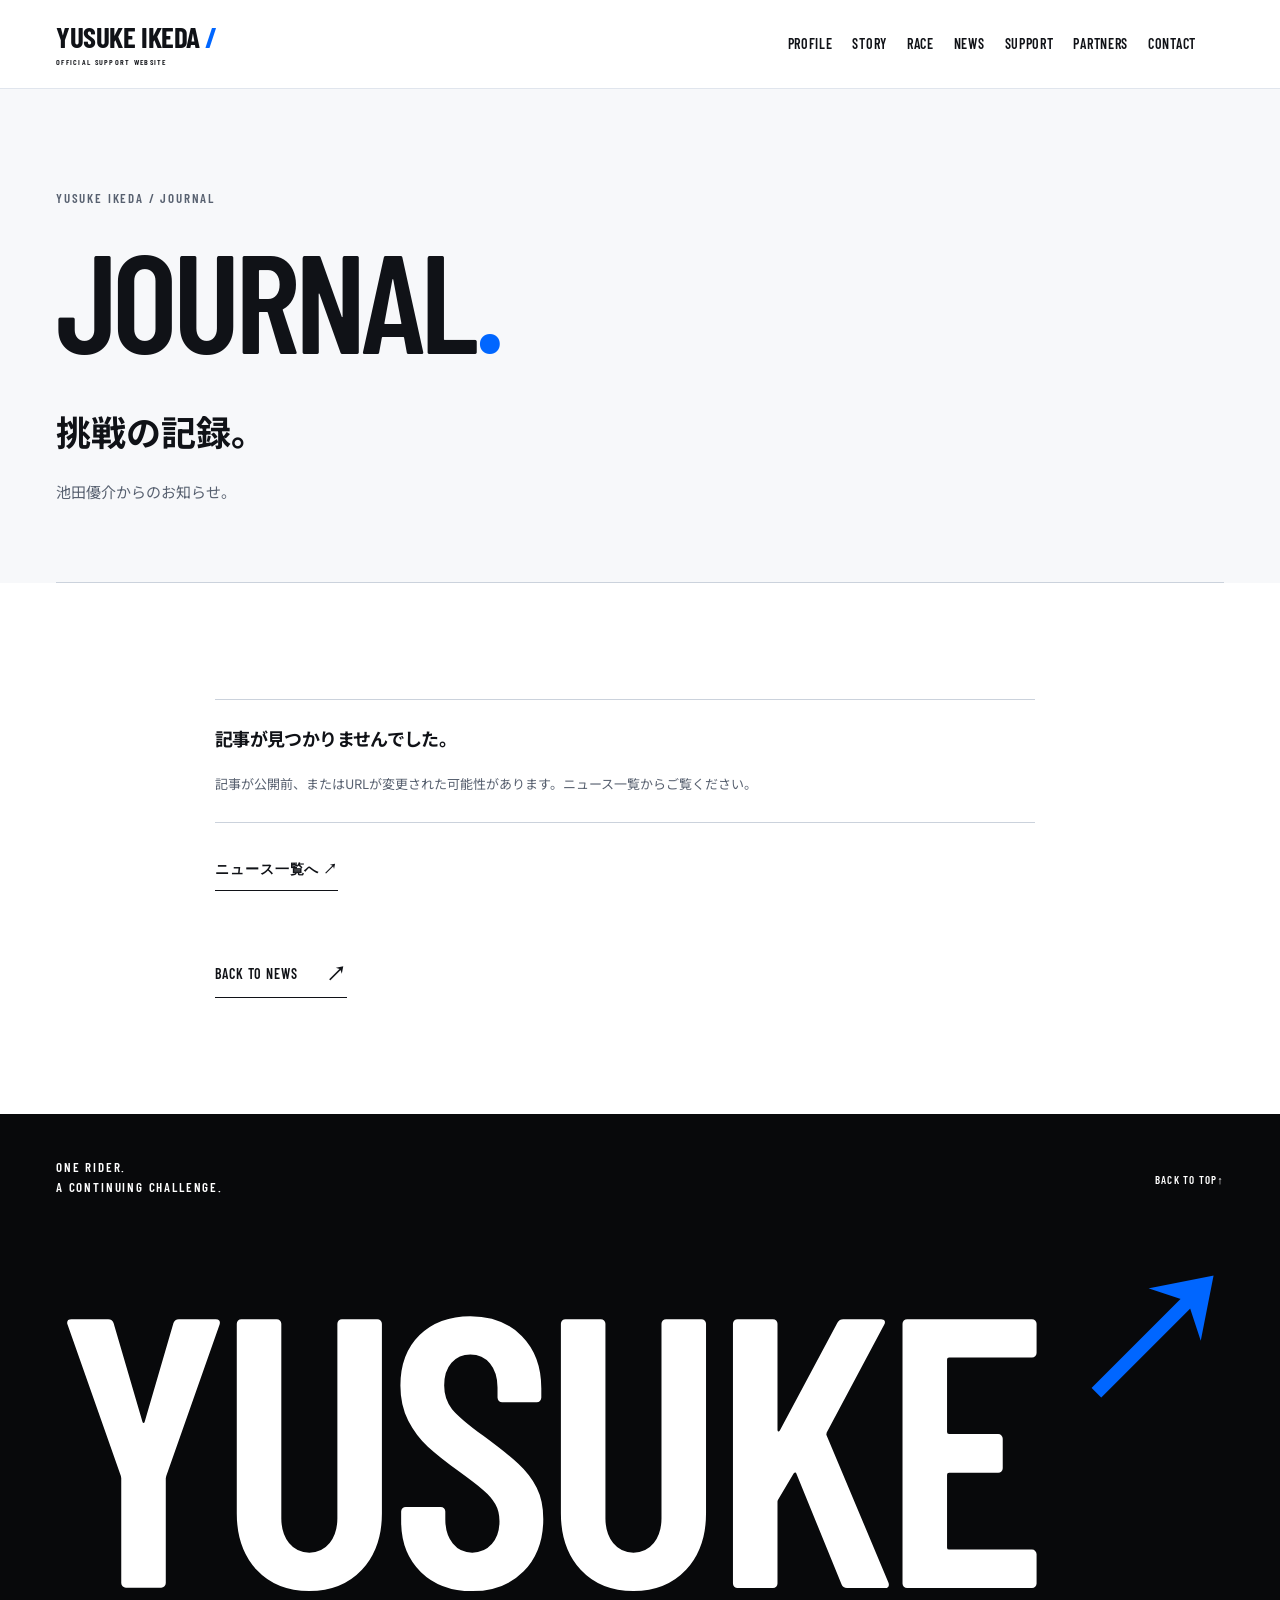
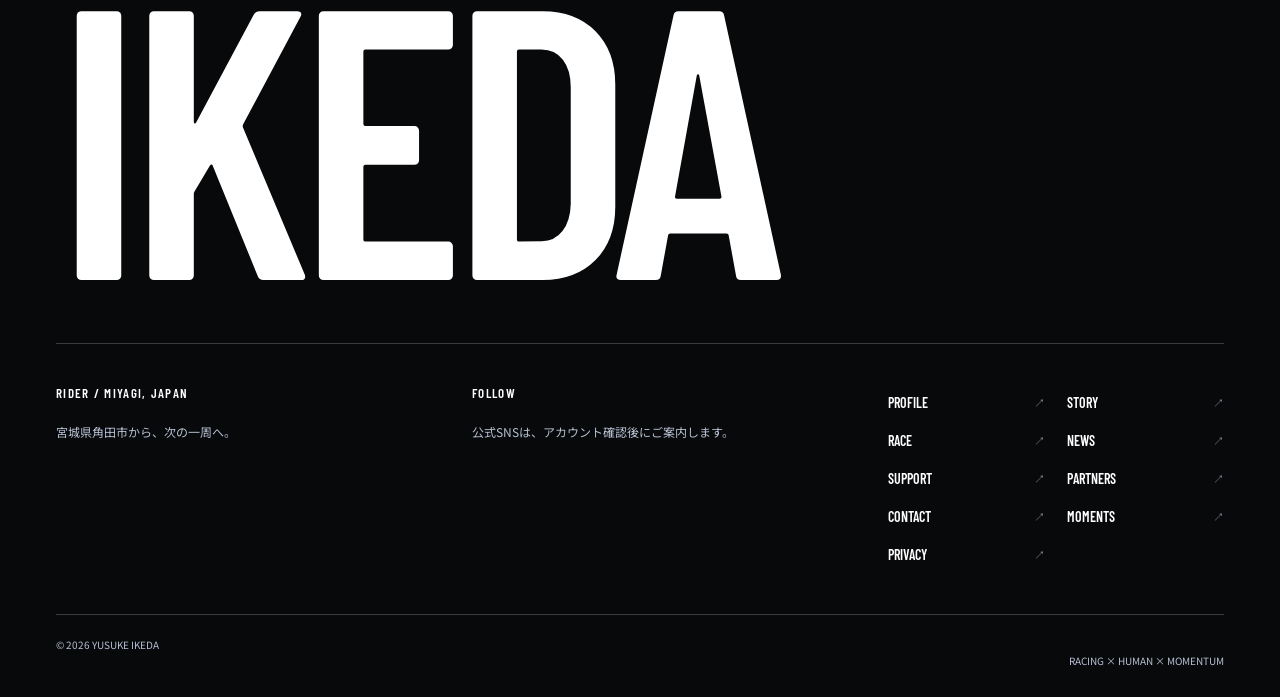
<file: news-detail.html>
<!doctype html>
<html lang="ja">
  <head>
    <meta charset="utf-8" />
    <meta name="viewport" content="width=device-width, initial-scale=1" />
    <meta
      http-equiv="Content-Security-Policy"
      content="default-src 'none'; script-src 'self' 'sha256-i12XP88tx6l2QtwbxT/+K2MqlImu/sNPKJfo2JqI4no='; style-src 'self'; img-src 'self'; font-src 'self'; connect-src 'self'; frame-src https://docs.google.com; object-src 'none'; base-uri 'none'; form-action 'none'"
    />
    <meta name="referrer" content="strict-origin-when-cross-origin" />
    <meta name="theme-color" content="#0066ff" />
    <title>ニュース詳細 | 池田優介</title>
    <meta
      name="description"
      content="池田優介のレースと活動に関するお知らせ。"
    />
    <link
      rel="canonical"
      href="https://yusukeracing.github.io/news-detail.html"
    />
    <meta property="og:type" content="website" />
    <meta property="og:locale" content="ja_JP" />
    <meta property="og:site_name" content="YUSUKE IKEDA" />
    <meta property="og:title" content="ニュース詳細 | 池田優介" />
    <meta
      property="og:description"
      content="池田優介のレースと活動に関するお知らせ。"
    />
    <meta
      property="og:url"
      content="https://yusukeracing.github.io/news-detail.html"
    />
    <meta
      property="og:image"
      content="https://yusukeracing.github.io/images/ogp.png"
    />
    <meta property="og:image:width" content="1200" />
    <meta property="og:image:height" content="630" />
    <meta
      property="og:image:alt"
      content="YUSUKE IKEDA — 挑戦は、まだ途中だ。"
    />
    <meta name="twitter:card" content="summary_large_image" />
    <link rel="icon" href="assets/icons/favicon.svg" type="image/svg+xml" />
    <link rel="manifest" href="manifest.webmanifest" />
    <link
      rel="stylesheet"
      href="css/fonts.css" integrity="sha384-M4FCCUMuwqMFpcg2qVveGREN0DG2mDney9oqWV2HavNT6iIV7Q2JhZehqtFm385J" crossorigin="anonymous">
    <link
      rel="stylesheet"
      href="css/style.css" integrity="sha384-WNfUIK4I7iUoinzLm3R4uUtMIglf1hgsyBEQRDjJHtcSNhbGIQCCKJo7SyUWSXtl" crossorigin="anonymous">
    <script type="application/ld+json" id="page-schema">
      {
        "@context": "https://schema.org",
        "@graph": [
          {
            "@type": "WebSite",
            "@id": "https://yusukeracing.github.io/#website",
            "name": "YUSUKE IKEDA Official Support Website",
            "url": "https://yusukeracing.github.io/",
            "inLanguage": "ja"
          },
          {
            "@type": "WebPage",
            "@id": "https://yusukeracing.github.io/news-detail.html#webpage",
            "name": "ニュース詳細 | 池田優介",
            "url": "https://yusukeracing.github.io/news-detail.html",
            "inLanguage": "ja",
            "isPartOf": {
              "@id": "https://yusukeracing.github.io/#website"
            }
          },
          {
            "@type": "BreadcrumbList",
            "itemListElement": [
              {
                "@type": "ListItem",
                "position": 1,
                "name": "HOME",
                "item": "https://yusukeracing.github.io/"
              },
              {
                "@type": "ListItem",
                "position": 2,
                "name": "ニュース詳細",
                "item": "https://yusukeracing.github.io/news-detail.html"
              }
            ]
          }
        ]
      }
    </script>
    <script
      type="module"
      src="js/main.js" integrity="sha384-cQ9y4y1orejxgtLsnfwsRut2rXqWlIi4MG6sSlUP4Z4KmhRB/ctcbtIbIeBwlf97" crossorigin="anonymous"></script>
  </head>
  <body data-page="news-detail">
    <a class="skip-link" href="#main">本文へスキップ</a>
    <!-- HEADER -->
    <header class="site-header">
      <div class="header-inner container">
        <a class="brand" href="index.html" aria-label="YUSUKE IKEDA ホーム"
          ><span class="brand-name"
            >YUSUKE IKEDA<span class="brand-slash" aria-hidden="true"
              >/</span
            ></span
          ><span class="brand-caption">OFFICIAL SUPPORT WEBSITE</span></a
        >
        <nav
          class="primary-nav"
          id="site-nav"
          aria-label="メインナビゲーション"
        >
          <a class="nav-link" href="profile.html"
            >PROFILE<span aria-hidden="true">↗</span></a
          ><a class="nav-link" href="story.html"
            >STORY<span aria-hidden="true">↗</span></a
          ><a class="nav-link" href="race.html"
            >RACE<span aria-hidden="true">↗</span></a
          ><a class="nav-link" href="news.html"
            >NEWS<span aria-hidden="true">↗</span></a
          ><a class="nav-link" href="support.html"
            >SUPPORT<span aria-hidden="true">↗</span></a
          ><a class="nav-link" href="sponsor.html"
            >PARTNERS<span aria-hidden="true">↗</span></a
          ><a class="nav-link" href="contact.html"
            >CONTACT<span aria-hidden="true">↗</span></a
          >
        </nav>
        <div class="header-tools">
          <div
            class="social-links compact"
            data-social
            data-social-compact
            aria-label="公式SNS"
          ></div>
          <button
            class="menu-toggle"
            type="button"
            data-menu-toggle
            aria-controls="site-nav"
            aria-expanded="false"
          >
            <span>MENU</span
            ><span class="menu-toggle-symbol" aria-hidden="true">＋</span>
          </button>
        </div>
      </div>
    </header>
    <main id="main" tabindex="-1">
      <section class="page-hero container">
        <p class="page-label">YUSUKE IKEDA / JOURNAL</p>
        <h1 class="page-title">JOURNAL<span class="accent-dot">.</span></h1>
        <p class="page-lead">挑戦の記録。</p>
        <p class="page-description">池田優介からのお知らせ。</p>
      </section>
      <!-- NEWS DETAIL -->
      <section class="section theme-white">
        <div class="container article-container">
          <article class="article-body" data-news-detail>
            <div class="notice">
              <p class="notice-title">記事を読み込んでいます。</p>
              <p>
                記事が表示されない場合は、ニュース一覧からもう一度選択してください。
              </p>
            </div>
          </article>
          <div class="article-back">
            <a class="text-link" href="news.html"
              >BACK TO NEWS<span aria-hidden="true">↗</span></a
            >
          </div>
        </div>
      </section>
    </main>
    <!-- FOOTER -->
    <footer class="site-footer">
      <div class="container">
        <div class="footer-top">
          <p class="eyebrow">ONE RIDER.<br />A CONTINUING CHALLENGE.</p>
          <a class="back-top" href="#main"
            >BACK TO TOP <span aria-hidden="true">↑</span></a
          >
        </div>
        <a
          class="footer-wordmark"
          href="index.html"
          aria-label="YUSUKE IKEDA ホーム"
          >YUSUKE<br />IKEDA<span aria-hidden="true">↗</span></a
        >
        <div class="footer-grid">
          <div>
            <p class="footer-label">RIDER / MIYAGI, JAPAN</p>
            <p>宮城県角田市から、次の一周へ。</p>
          </div>
          <div>
            <p class="footer-label">FOLLOW</p>
            <div class="social-links" data-social aria-label="公式SNS"></div>
          </div>
          <nav class="footer-nav" aria-label="フッターナビゲーション">
            <a class="footer-nav-link" href="profile.html"
              >PROFILE<span aria-hidden="true">↗</span></a
            ><a class="footer-nav-link" href="story.html"
              >STORY<span aria-hidden="true">↗</span></a
            ><a class="footer-nav-link" href="race.html"
              >RACE<span aria-hidden="true">↗</span></a
            ><a class="footer-nav-link" href="news.html"
              >NEWS<span aria-hidden="true">↗</span></a
            ><a class="footer-nav-link" href="support.html"
              >SUPPORT<span aria-hidden="true">↗</span></a
            ><a class="footer-nav-link" href="sponsor.html"
              >PARTNERS<span aria-hidden="true">↗</span></a
            ><a class="footer-nav-link" href="contact.html"
              >CONTACT<span aria-hidden="true">↗</span></a
            ><a class="footer-nav-link" href="gallery.html"
              >MOMENTS<span aria-hidden="true">↗</span></a
            ><a class="footer-nav-link" href="privacy.html"
              >PRIVACY<span aria-hidden="true">↗</span></a
            >
          </nav>
        </div>
        <div class="footer-meta">
          <p>© <span data-year>2026</span> YUSUKE IKEDA</p>
          <p>RACING × HUMAN × MOMENTUM</p>
        </div>
      </div>
    </footer>
    <noscript
      ><div class="noscript-notice">
        JavaScriptが無効なため、最新ニュース・レース情報は読み込めません。プロフィールや応援のご案内、各ページへの移動はご利用いただけます。
      </div></noscript
    >
  </body>
</html>
</file>
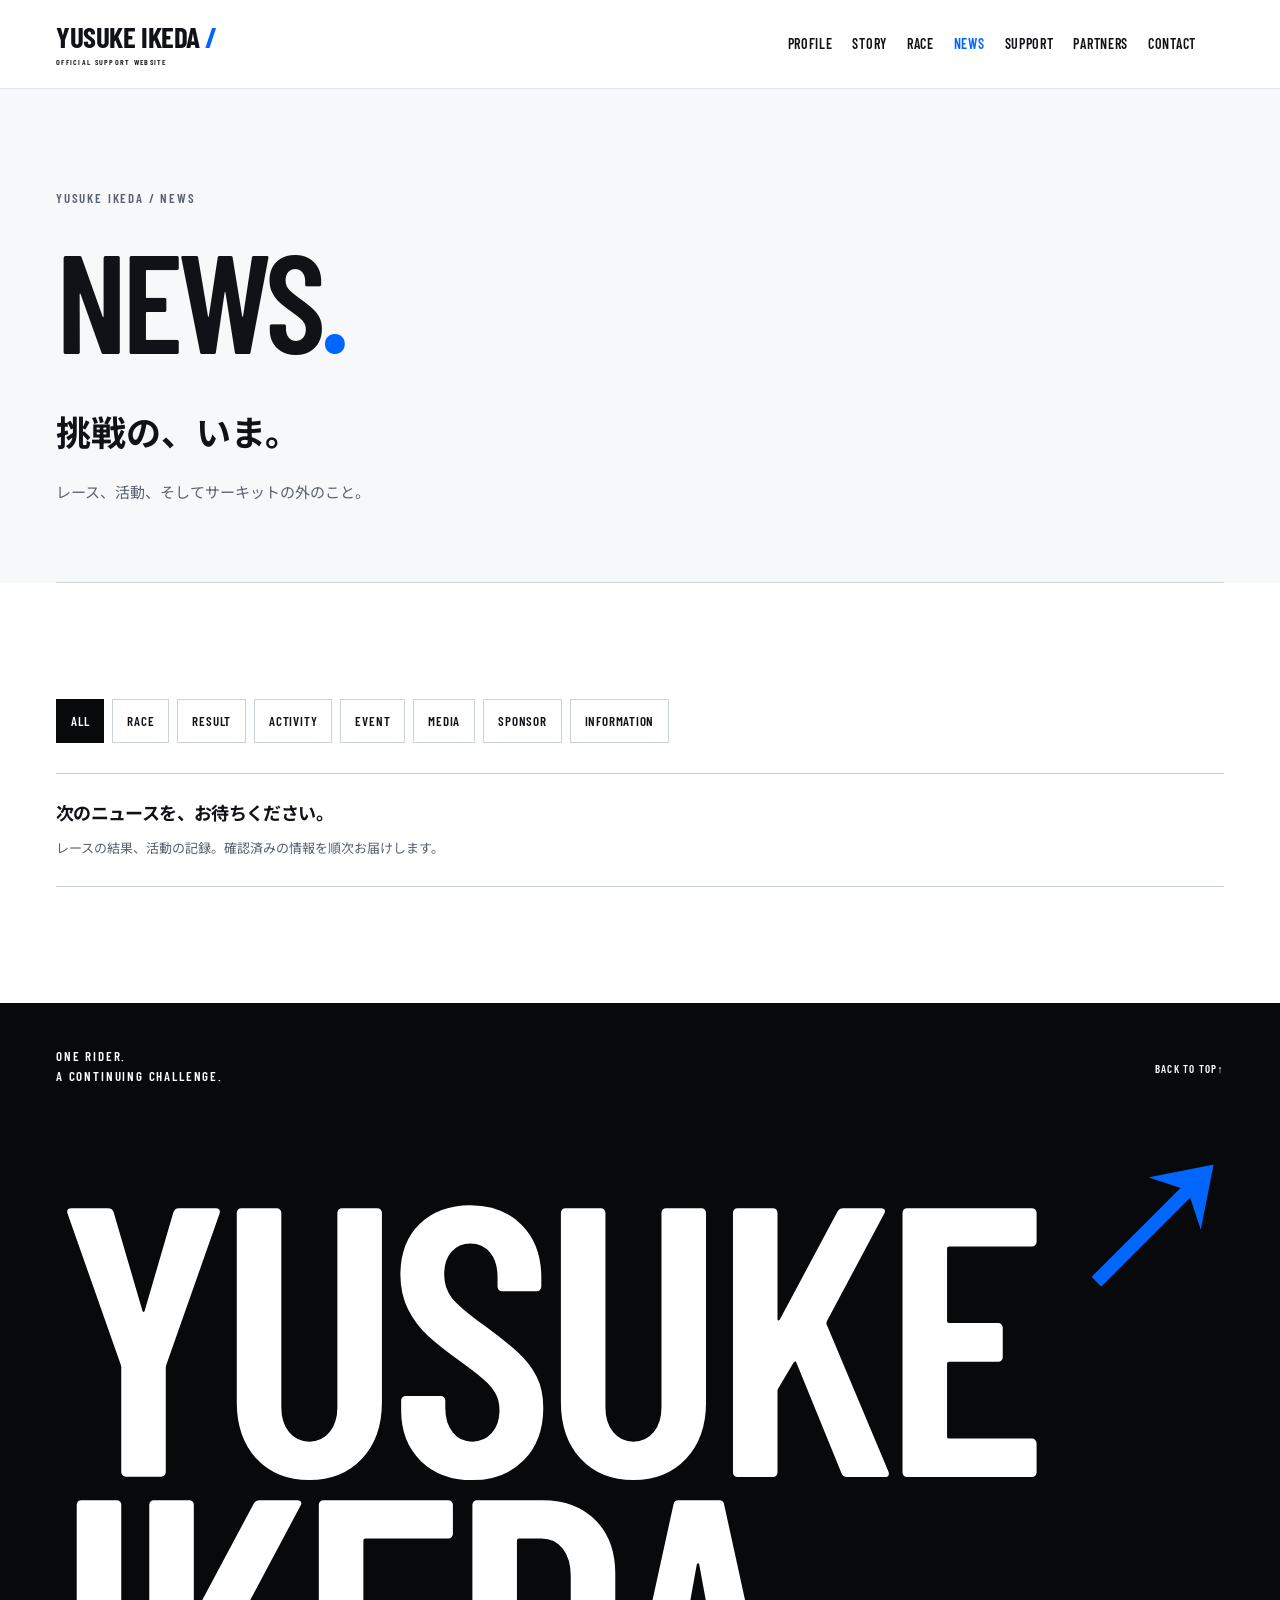
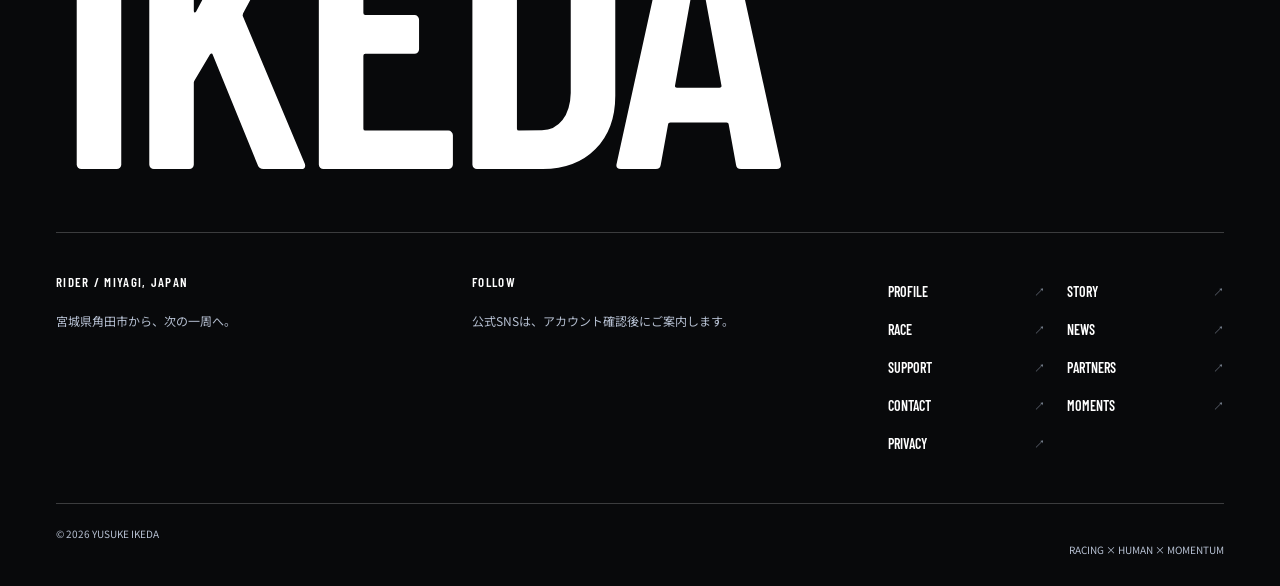
<file: news.html>
<!doctype html>
<html lang="ja">
  <head>
    <meta charset="utf-8" />
    <meta name="viewport" content="width=device-width, initial-scale=1" />
    <meta
      http-equiv="Content-Security-Policy"
      content="default-src 'none'; script-src 'self' 'sha256-Poraw682xl5NtCizYOvU6YBQsA20/kNBbwll0CQzdAQ='; style-src 'self'; img-src 'self'; font-src 'self'; connect-src 'self'; frame-src https://docs.google.com; object-src 'none'; base-uri 'none'; form-action 'none'"
    />
    <meta name="referrer" content="strict-origin-when-cross-origin" />
    <meta name="theme-color" content="#0066ff" />

    <title>ニュース | 池田優介</title>
    <meta
      name="description"
      content="レース、リザルト、活動、イベント、メディア、パートナーなど池田優介の最新情報。"
    />
    <link rel="canonical" href="https://yusukeracing.github.io/news.html" />
    <meta property="og:type" content="website" />
    <meta property="og:locale" content="ja_JP" />
    <meta property="og:site_name" content="YUSUKE IKEDA" />
    <meta property="og:title" content="ニュース | 池田優介" />
    <meta
      property="og:description"
      content="レース、リザルト、活動、イベント、メディア、パートナーなど池田優介の最新情報。"
    />
    <meta
      property="og:url"
      content="https://yusukeracing.github.io/news.html"
    />
    <meta
      property="og:image"
      content="https://yusukeracing.github.io/images/ogp.png"
    />
    <meta property="og:image:width" content="1200" />
    <meta property="og:image:height" content="630" />
    <meta
      property="og:image:alt"
      content="YUSUKE IKEDA — 挑戦は、まだ途中だ。"
    />
    <meta name="twitter:card" content="summary_large_image" />
    <link rel="icon" href="assets/icons/favicon.svg" type="image/svg+xml" />
    <link rel="manifest" href="manifest.webmanifest" />
    <link
      rel="stylesheet"
      href="css/fonts.css" integrity="sha384-M4FCCUMuwqMFpcg2qVveGREN0DG2mDney9oqWV2HavNT6iIV7Q2JhZehqtFm385J" crossorigin="anonymous">
    <link
      rel="stylesheet"
      href="css/style.css" integrity="sha384-WNfUIK4I7iUoinzLm3R4uUtMIglf1hgsyBEQRDjJHtcSNhbGIQCCKJo7SyUWSXtl" crossorigin="anonymous">
    <script type="application/ld+json" id="page-schema">
      {
        "@context": "https://schema.org",
        "@graph": [
          {
            "@type": "WebSite",
            "@id": "https://yusukeracing.github.io/#website",
            "name": "YUSUKE IKEDA Official Support Website",
            "url": "https://yusukeracing.github.io/",
            "inLanguage": "ja"
          },
          {
            "@type": "WebPage",
            "@id": "https://yusukeracing.github.io/news.html#webpage",
            "name": "ニュース | 池田優介",
            "url": "https://yusukeracing.github.io/news.html",
            "inLanguage": "ja",
            "isPartOf": {
              "@id": "https://yusukeracing.github.io/#website"
            }
          },
          {
            "@type": "BreadcrumbList",
            "itemListElement": [
              {
                "@type": "ListItem",
                "position": 1,
                "name": "HOME",
                "item": "https://yusukeracing.github.io/"
              },
              {
                "@type": "ListItem",
                "position": 2,
                "name": "ニュース",
                "item": "https://yusukeracing.github.io/news.html"
              }
            ]
          }
        ]
      }
    </script>
    <script
      type="module"
      src="js/main.js" integrity="sha384-cQ9y4y1orejxgtLsnfwsRut2rXqWlIi4MG6sSlUP4Z4KmhRB/ctcbtIbIeBwlf97" crossorigin="anonymous"></script>
  </head>
  <body data-page="news">
    <a class="skip-link" href="#main">本文へスキップ</a>
    <!-- HEADER -->
    <header class="site-header">
      <div class="header-inner container">
        <a class="brand" href="index.html" aria-label="YUSUKE IKEDA ホーム"
          ><span class="brand-name"
            >YUSUKE IKEDA<span class="brand-slash" aria-hidden="true"
              >/</span
            ></span
          ><span class="brand-caption">OFFICIAL SUPPORT WEBSITE</span></a
        >
        <nav
          class="primary-nav"
          id="site-nav"
          aria-label="メインナビゲーション"
        >
          <a class="nav-link" href="profile.html"
            >PROFILE<span aria-hidden="true">↗</span></a
          ><a class="nav-link" href="story.html"
            >STORY<span aria-hidden="true">↗</span></a
          ><a class="nav-link" href="race.html"
            >RACE<span aria-hidden="true">↗</span></a
          ><a class="nav-link" href="news.html" aria-current="page"
            >NEWS<span aria-hidden="true">↗</span></a
          ><a class="nav-link" href="support.html"
            >SUPPORT<span aria-hidden="true">↗</span></a
          ><a class="nav-link" href="sponsor.html"
            >PARTNERS<span aria-hidden="true">↗</span></a
          ><a class="nav-link" href="contact.html"
            >CONTACT<span aria-hidden="true">↗</span></a
          >
        </nav>
        <div class="header-tools">
          <div
            class="social-links compact"
            data-social
            data-social-compact
            aria-label="公式SNS"
          ></div>
          <button
            class="menu-toggle"
            type="button"
            data-menu-toggle
            aria-controls="site-nav"
            aria-expanded="false"
          >
            <span>MENU</span
            ><span class="menu-toggle-symbol" aria-hidden="true">＋</span>
          </button>
        </div>
      </div>
    </header>
    <main id="main" tabindex="-1">
      <section class="page-hero container">
        <p class="page-label">YUSUKE IKEDA / NEWS</p>
        <h1 class="page-title">NEWS<span class="accent-dot">.</span></h1>
        <p class="page-lead">挑戦の、いま。</p>
        <p class="page-description">
          レース、活動、そしてサーキットの外のこと。
        </p>
      </section>
      <!-- NEWS -->
      <section class="section theme-white">
        <div class="container">
          <div
            class="filter-bar"
            role="group"
            aria-label="ニュースのカテゴリー"
          >
            <button type="button" data-news-filter="ALL" aria-pressed="true">
              ALL</button
            ><button type="button" data-news-filter="RACE" aria-pressed="false">
              RACE</button
            ><button
              type="button"
              data-news-filter="RESULT"
              aria-pressed="false"
            >
              RESULT</button
            ><button
              type="button"
              data-news-filter="ACTIVITY"
              aria-pressed="false"
            >
              ACTIVITY</button
            ><button
              type="button"
              data-news-filter="EVENT"
              aria-pressed="false"
            >
              EVENT</button
            ><button
              type="button"
              data-news-filter="MEDIA"
              aria-pressed="false"
            >
              MEDIA</button
            ><button
              type="button"
              data-news-filter="SPONSOR"
              aria-pressed="false"
            >
              SPONSOR</button
            ><button
              type="button"
              data-news-filter="INFORMATION"
              aria-pressed="false"
            >
              INFORMATION
            </button>
          </div>
          <div class="news-list" data-news aria-live="polite">
            <div class="notice">
              <p class="notice-title">新しいお知らせを、お待ちください。</p>
              <p>
                レース、結果、日々の活動。確認した情報を、ここからお伝えします。
              </p>
            </div>
          </div>
        </div>
      </section>
    </main>
    <!-- FOOTER -->
    <footer class="site-footer">
      <div class="container">
        <div class="footer-top">
          <p class="eyebrow">ONE RIDER.<br />A CONTINUING CHALLENGE.</p>
          <a class="back-top" href="#main"
            >BACK TO TOP <span aria-hidden="true">↑</span></a
          >
        </div>
        <a
          class="footer-wordmark"
          href="index.html"
          aria-label="YUSUKE IKEDA ホーム"
          >YUSUKE<br />IKEDA<span aria-hidden="true">↗</span></a
        >
        <div class="footer-grid">
          <div>
            <p class="footer-label">RIDER / MIYAGI, JAPAN</p>
            <p>宮城県角田市から、次の一周へ。</p>
          </div>
          <div>
            <p class="footer-label">FOLLOW</p>
            <div class="social-links" data-social aria-label="公式SNS"></div>
          </div>
          <nav class="footer-nav" aria-label="フッターナビゲーション">
            <a class="footer-nav-link" href="profile.html"
              >PROFILE<span aria-hidden="true">↗</span></a
            ><a class="footer-nav-link" href="story.html"
              >STORY<span aria-hidden="true">↗</span></a
            ><a class="footer-nav-link" href="race.html"
              >RACE<span aria-hidden="true">↗</span></a
            ><a class="footer-nav-link" href="news.html"
              >NEWS<span aria-hidden="true">↗</span></a
            ><a class="footer-nav-link" href="support.html"
              >SUPPORT<span aria-hidden="true">↗</span></a
            ><a class="footer-nav-link" href="sponsor.html"
              >PARTNERS<span aria-hidden="true">↗</span></a
            ><a class="footer-nav-link" href="contact.html"
              >CONTACT<span aria-hidden="true">↗</span></a
            ><a class="footer-nav-link" href="gallery.html"
              >MOMENTS<span aria-hidden="true">↗</span></a
            ><a class="footer-nav-link" href="privacy.html"
              >PRIVACY<span aria-hidden="true">↗</span></a
            >
          </nav>
        </div>
        <div class="footer-meta">
          <p>© <span data-year>2026</span> YUSUKE IKEDA</p>
          <p>RACING × HUMAN × MOMENTUM</p>
        </div>
      </div>
    </footer>
    <noscript
      ><div class="noscript-notice">
        JavaScriptが無効なため、最新ニュース・レース情報は読み込めません。プロフィールや応援のご案内、各ページへの移動はご利用いただけます。
      </div></noscript
    >
  </body>
</html>
</file>
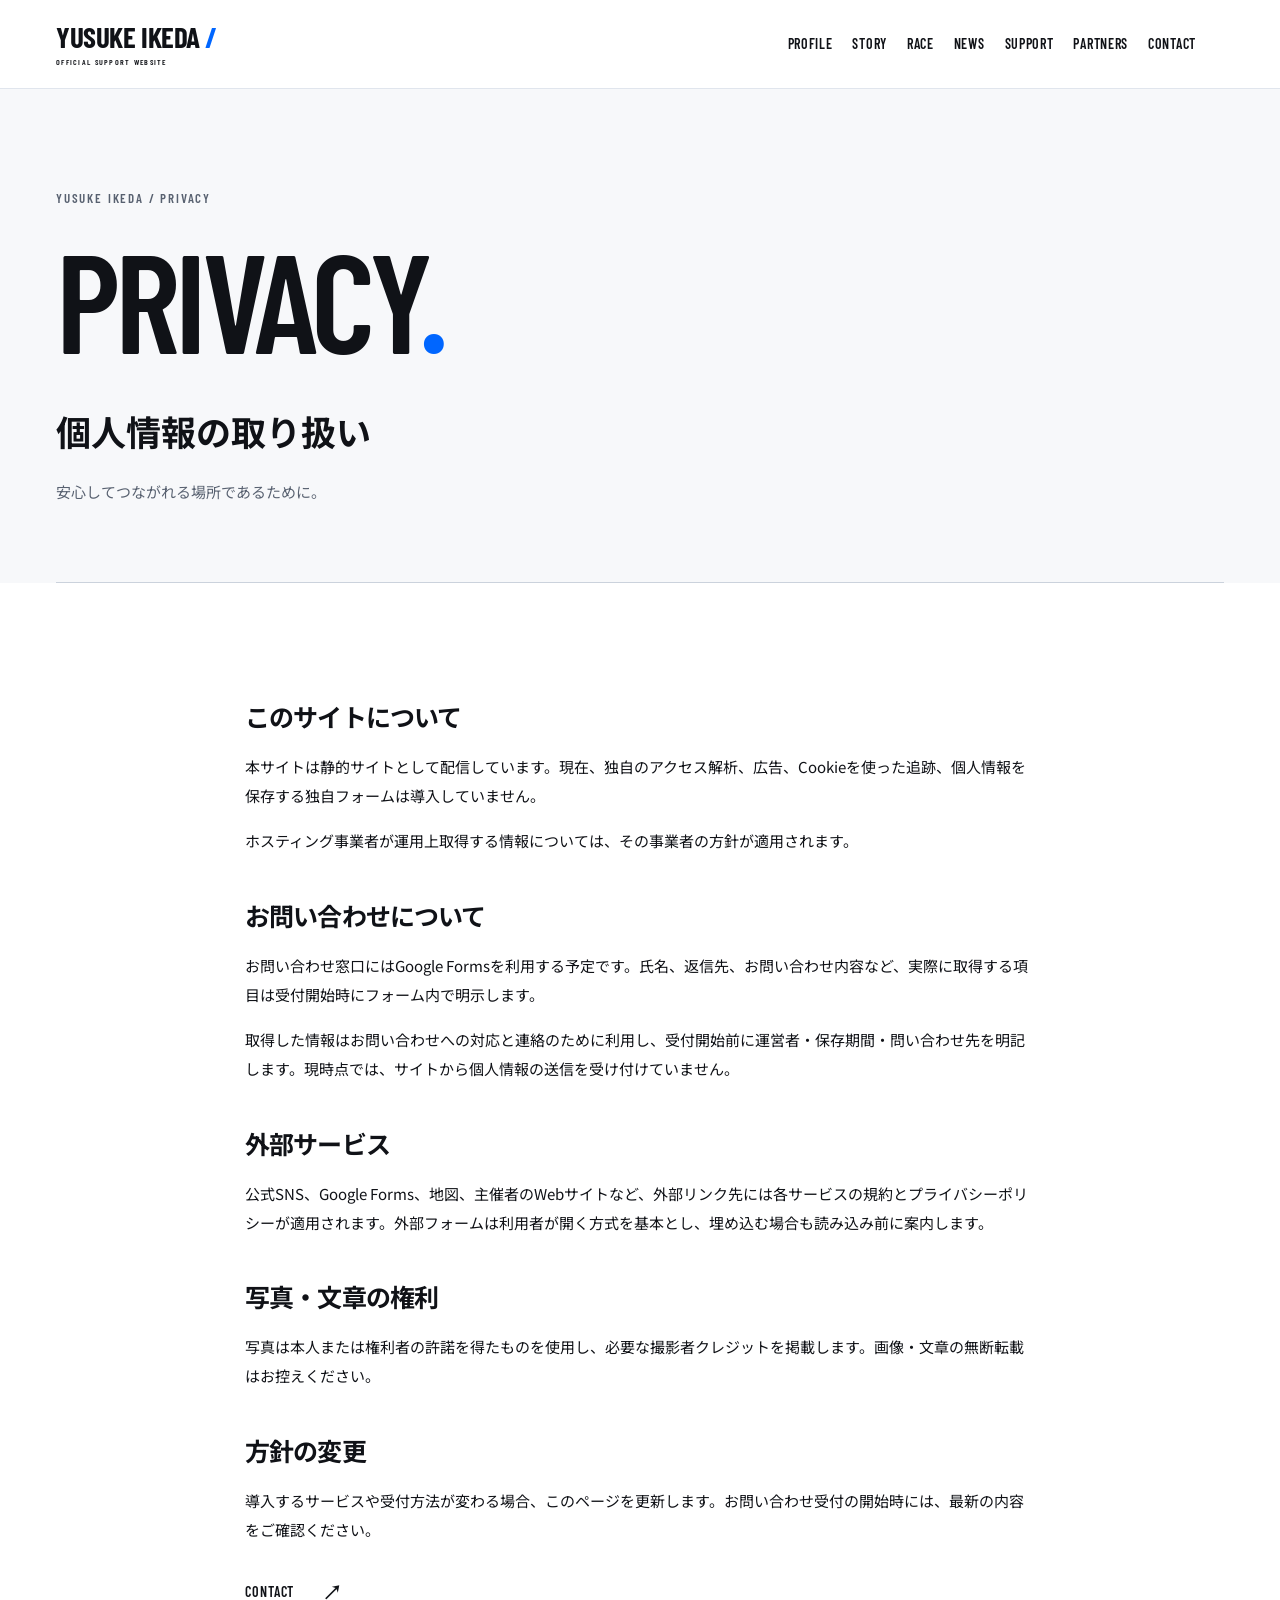
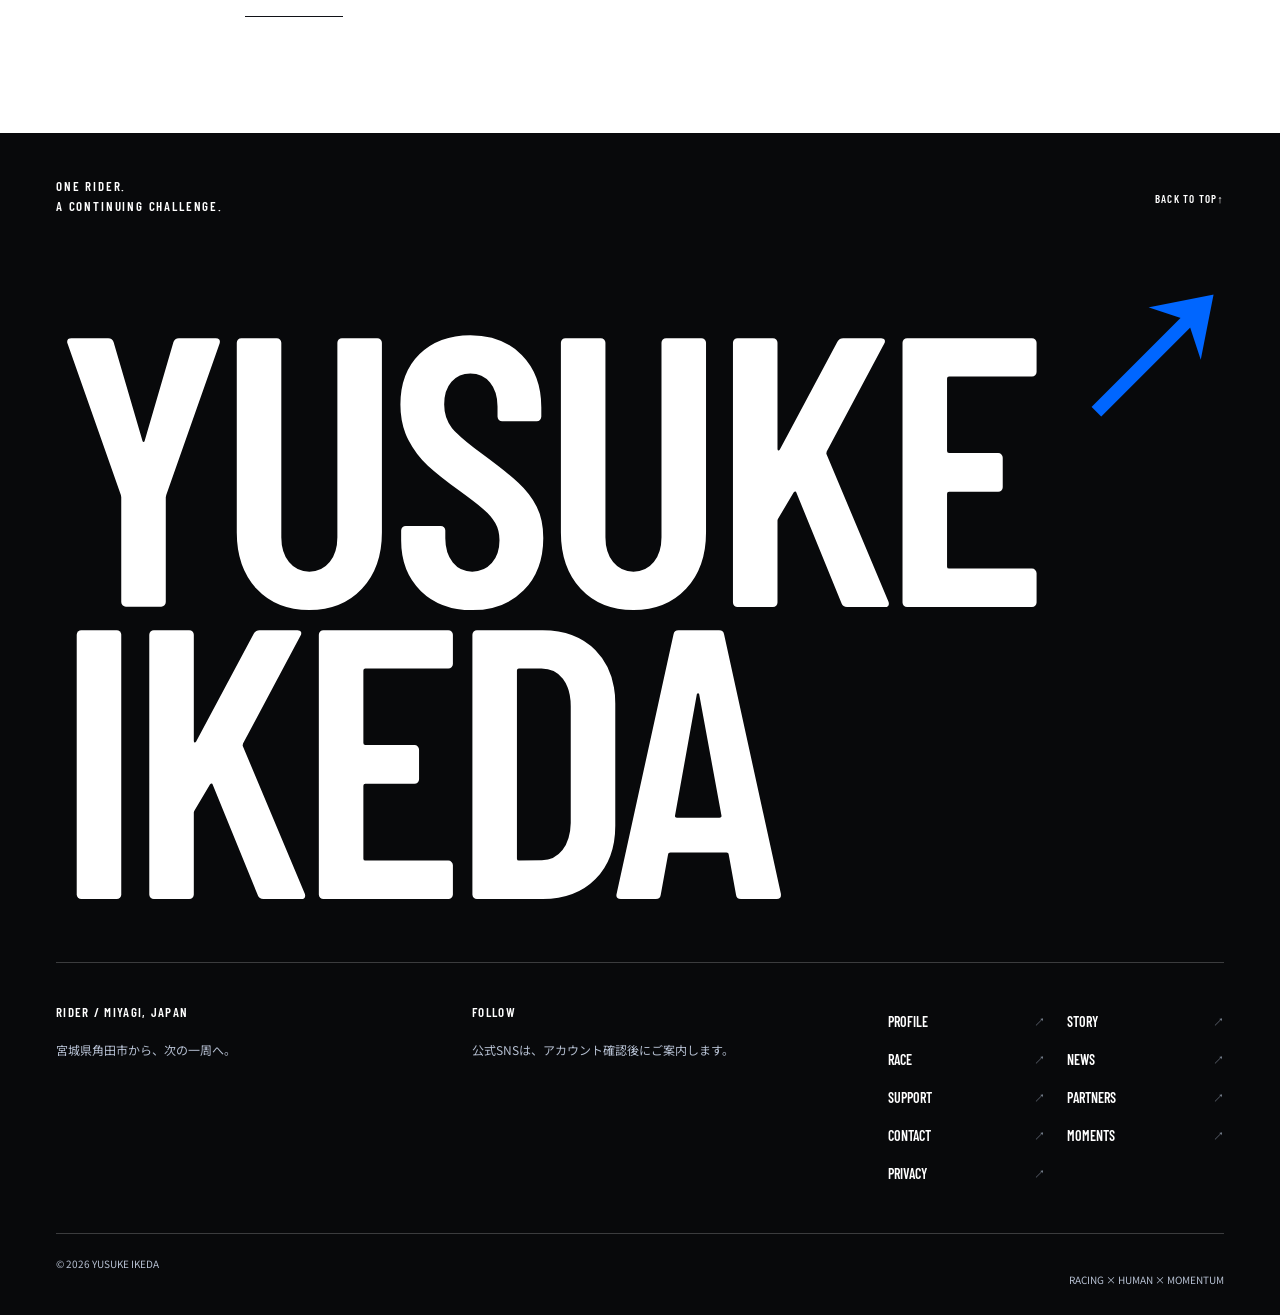
<file: privacy.html>
<!doctype html>
<html lang="ja">
  <head>
    <meta charset="utf-8" />
    <meta name="viewport" content="width=device-width, initial-scale=1" />
    <meta
      http-equiv="Content-Security-Policy"
      content="default-src 'none'; script-src 'self' 'sha256-qkxmPrnWsN/88QMsqUSyF6gSF0Xx2SRy7d29vQxndso='; style-src 'self'; img-src 'self'; font-src 'self'; connect-src 'self'; frame-src https://docs.google.com; object-src 'none'; base-uri 'none'; form-action 'none'"
    />
    <meta name="referrer" content="strict-origin-when-cross-origin" />
    <meta name="theme-color" content="#0066ff" />

    <title>プライバシー | 池田優介</title>
    <meta
      name="description"
      content="池田優介 Official Support Websiteにおける個人情報、外部サービス、写真・文章の取り扱いについて。"
    />
    <link rel="canonical" href="https://yusukeracing.github.io/privacy.html" />
    <meta property="og:type" content="website" />
    <meta property="og:locale" content="ja_JP" />
    <meta property="og:site_name" content="YUSUKE IKEDA" />
    <meta property="og:title" content="プライバシー | 池田優介" />
    <meta
      property="og:description"
      content="池田優介 Official Support Websiteにおける個人情報、外部サービス、写真・文章の取り扱いについて。"
    />
    <meta
      property="og:url"
      content="https://yusukeracing.github.io/privacy.html"
    />
    <meta
      property="og:image"
      content="https://yusukeracing.github.io/images/ogp.png"
    />
    <meta property="og:image:width" content="1200" />
    <meta property="og:image:height" content="630" />
    <meta
      property="og:image:alt"
      content="YUSUKE IKEDA — 挑戦は、まだ途中だ。"
    />
    <meta name="twitter:card" content="summary_large_image" />
    <link rel="icon" href="assets/icons/favicon.svg" type="image/svg+xml" />
    <link rel="manifest" href="manifest.webmanifest" />
    <link
      rel="stylesheet"
      href="css/fonts.css" integrity="sha384-M4FCCUMuwqMFpcg2qVveGREN0DG2mDney9oqWV2HavNT6iIV7Q2JhZehqtFm385J" crossorigin="anonymous">
    <link
      rel="stylesheet"
      href="css/style.css" integrity="sha384-WNfUIK4I7iUoinzLm3R4uUtMIglf1hgsyBEQRDjJHtcSNhbGIQCCKJo7SyUWSXtl" crossorigin="anonymous">
    <script type="application/ld+json" id="page-schema">
      {
        "@context": "https://schema.org",
        "@graph": [
          {
            "@type": "WebSite",
            "@id": "https://yusukeracing.github.io/#website",
            "name": "YUSUKE IKEDA Official Support Website",
            "url": "https://yusukeracing.github.io/",
            "inLanguage": "ja"
          },
          {
            "@type": "WebPage",
            "@id": "https://yusukeracing.github.io/privacy.html#webpage",
            "name": "プライバシー | 池田優介",
            "url": "https://yusukeracing.github.io/privacy.html",
            "inLanguage": "ja",
            "isPartOf": {
              "@id": "https://yusukeracing.github.io/#website"
            }
          },
          {
            "@type": "BreadcrumbList",
            "itemListElement": [
              {
                "@type": "ListItem",
                "position": 1,
                "name": "HOME",
                "item": "https://yusukeracing.github.io/"
              },
              {
                "@type": "ListItem",
                "position": 2,
                "name": "プライバシー",
                "item": "https://yusukeracing.github.io/privacy.html"
              }
            ]
          }
        ]
      }
    </script>
    <script
      type="module"
      src="js/main.js" integrity="sha384-cQ9y4y1orejxgtLsnfwsRut2rXqWlIi4MG6sSlUP4Z4KmhRB/ctcbtIbIeBwlf97" crossorigin="anonymous"></script>
  </head>
  <body data-page="privacy">
    <a class="skip-link" href="#main">本文へスキップ</a>
    <!-- HEADER -->
    <header class="site-header">
      <div class="header-inner container">
        <a class="brand" href="index.html" aria-label="YUSUKE IKEDA ホーム"
          ><span class="brand-name"
            >YUSUKE IKEDA<span class="brand-slash" aria-hidden="true"
              >/</span
            ></span
          ><span class="brand-caption">OFFICIAL SUPPORT WEBSITE</span></a
        >
        <nav
          class="primary-nav"
          id="site-nav"
          aria-label="メインナビゲーション"
        >
          <a class="nav-link" href="profile.html"
            >PROFILE<span aria-hidden="true">↗</span></a
          ><a class="nav-link" href="story.html"
            >STORY<span aria-hidden="true">↗</span></a
          ><a class="nav-link" href="race.html"
            >RACE<span aria-hidden="true">↗</span></a
          ><a class="nav-link" href="news.html"
            >NEWS<span aria-hidden="true">↗</span></a
          ><a class="nav-link" href="support.html"
            >SUPPORT<span aria-hidden="true">↗</span></a
          ><a class="nav-link" href="sponsor.html"
            >PARTNERS<span aria-hidden="true">↗</span></a
          ><a class="nav-link" href="contact.html"
            >CONTACT<span aria-hidden="true">↗</span></a
          >
        </nav>
        <div class="header-tools">
          <div
            class="social-links compact"
            data-social
            data-social-compact
            aria-label="公式SNS"
          ></div>
          <button
            class="menu-toggle"
            type="button"
            data-menu-toggle
            aria-controls="site-nav"
            aria-expanded="false"
          >
            <span>MENU</span
            ><span class="menu-toggle-symbol" aria-hidden="true">＋</span>
          </button>
        </div>
      </div>
    </header>
    <main id="main" tabindex="-1">
      <section class="page-hero container">
        <p class="page-label">YUSUKE IKEDA / PRIVACY</p>
        <h1 class="page-title">PRIVACY<span class="accent-dot">.</span></h1>
        <p class="page-lead">個人情報の取り扱い</p>
        <p class="page-description">安心してつながれる場所であるために。</p>
      </section>
      <!-- PRIVACY -->
      <section class="section theme-white">
        <div class="container content-prose">
          <h2>このサイトについて</h2>
          <p>
            本サイトは静的サイトとして配信しています。現在、独自のアクセス解析、広告、Cookieを使った追跡、個人情報を保存する独自フォームは導入していません。
          </p>
          <p>
            ホスティング事業者が運用上取得する情報については、その事業者の方針が適用されます。
          </p>
          <h2>お問い合わせについて</h2>
          <p>
            お問い合わせ窓口にはGoogle
            Formsを利用する予定です。氏名、返信先、お問い合わせ内容など、実際に取得する項目は受付開始時にフォーム内で明示します。
          </p>
          <p>
            取得した情報はお問い合わせへの対応と連絡のために利用し、受付開始前に運営者・保存期間・問い合わせ先を明記します。現時点では、サイトから個人情報の送信を受け付けていません。
          </p>
          <h2>外部サービス</h2>
          <p>
            公式SNS、Google
            Forms、地図、主催者のWebサイトなど、外部リンク先には各サービスの規約とプライバシーポリシーが適用されます。外部フォームは利用者が開く方式を基本とし、埋め込む場合も読み込み前に案内します。
          </p>
          <h2>写真・文章の権利</h2>
          <p>
            写真は本人または権利者の許諾を得たものを使用し、必要な撮影者クレジットを掲載します。画像・文章の無断転載はお控えください。
          </p>
          <h2>方針の変更</h2>
          <p>
            導入するサービスや受付方法が変わる場合、このページを更新します。お問い合わせ受付の開始時には、最新の内容をご確認ください。
          </p>
          <a class="text-link" href="contact.html"
            >CONTACT<span aria-hidden="true">↗</span></a
          >
        </div>
      </section>
    </main>
    <!-- FOOTER -->
    <footer class="site-footer">
      <div class="container">
        <div class="footer-top">
          <p class="eyebrow">ONE RIDER.<br />A CONTINUING CHALLENGE.</p>
          <a class="back-top" href="#main"
            >BACK TO TOP <span aria-hidden="true">↑</span></a
          >
        </div>
        <a
          class="footer-wordmark"
          href="index.html"
          aria-label="YUSUKE IKEDA ホーム"
          >YUSUKE<br />IKEDA<span aria-hidden="true">↗</span></a
        >
        <div class="footer-grid">
          <div>
            <p class="footer-label">RIDER / MIYAGI, JAPAN</p>
            <p>宮城県角田市から、次の一周へ。</p>
          </div>
          <div>
            <p class="footer-label">FOLLOW</p>
            <div class="social-links" data-social aria-label="公式SNS"></div>
          </div>
          <nav class="footer-nav" aria-label="フッターナビゲーション">
            <a class="footer-nav-link" href="profile.html"
              >PROFILE<span aria-hidden="true">↗</span></a
            ><a class="footer-nav-link" href="story.html"
              >STORY<span aria-hidden="true">↗</span></a
            ><a class="footer-nav-link" href="race.html"
              >RACE<span aria-hidden="true">↗</span></a
            ><a class="footer-nav-link" href="news.html"
              >NEWS<span aria-hidden="true">↗</span></a
            ><a class="footer-nav-link" href="support.html"
              >SUPPORT<span aria-hidden="true">↗</span></a
            ><a class="footer-nav-link" href="sponsor.html"
              >PARTNERS<span aria-hidden="true">↗</span></a
            ><a class="footer-nav-link" href="contact.html"
              >CONTACT<span aria-hidden="true">↗</span></a
            ><a class="footer-nav-link" href="gallery.html"
              >MOMENTS<span aria-hidden="true">↗</span></a
            ><a class="footer-nav-link" href="privacy.html"
              >PRIVACY<span aria-hidden="true">↗</span></a
            >
          </nav>
        </div>
        <div class="footer-meta">
          <p>© <span data-year>2026</span> YUSUKE IKEDA</p>
          <p>RACING × HUMAN × MOMENTUM</p>
        </div>
      </div>
    </footer>
    <noscript
      ><div class="noscript-notice">
        JavaScriptが無効なため、最新ニュース・レース情報は読み込めません。プロフィールや応援のご案内、各ページへの移動はご利用いただけます。
      </div></noscript
    >
  </body>
</html>
</file>
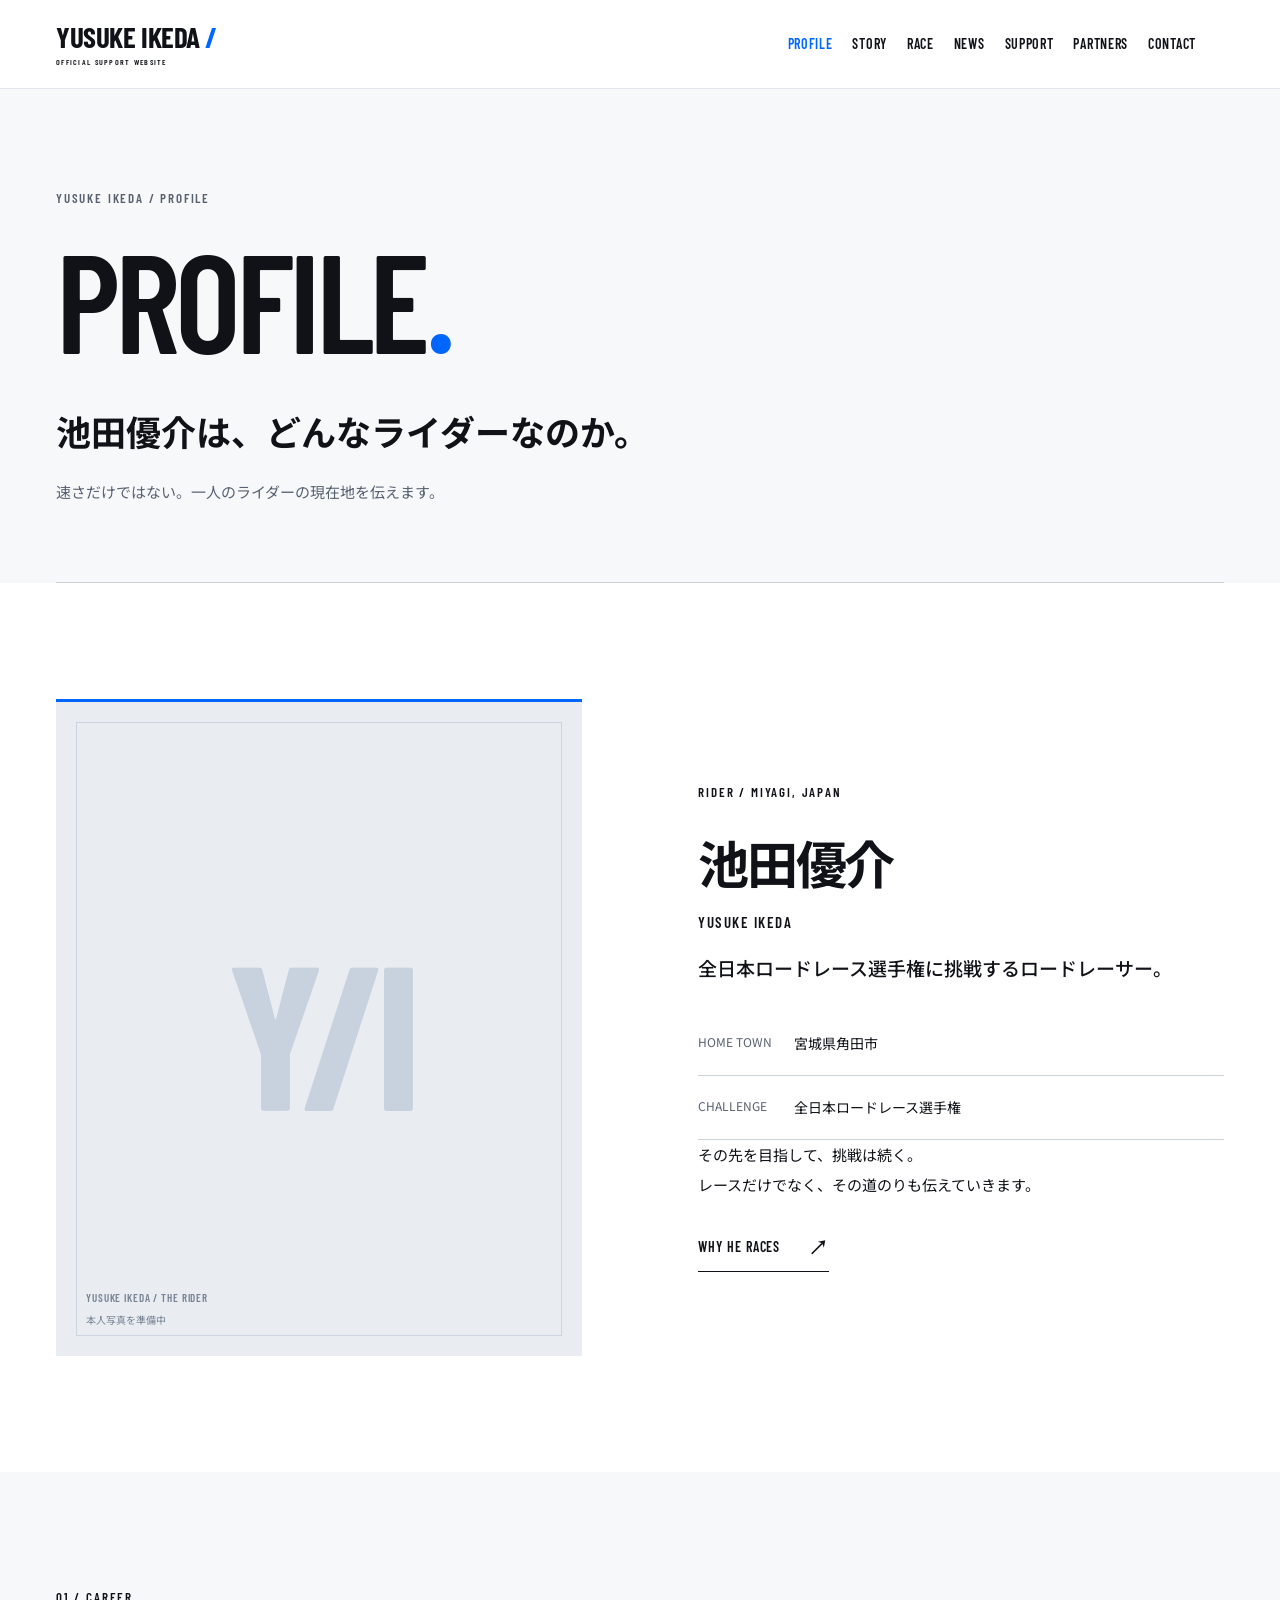
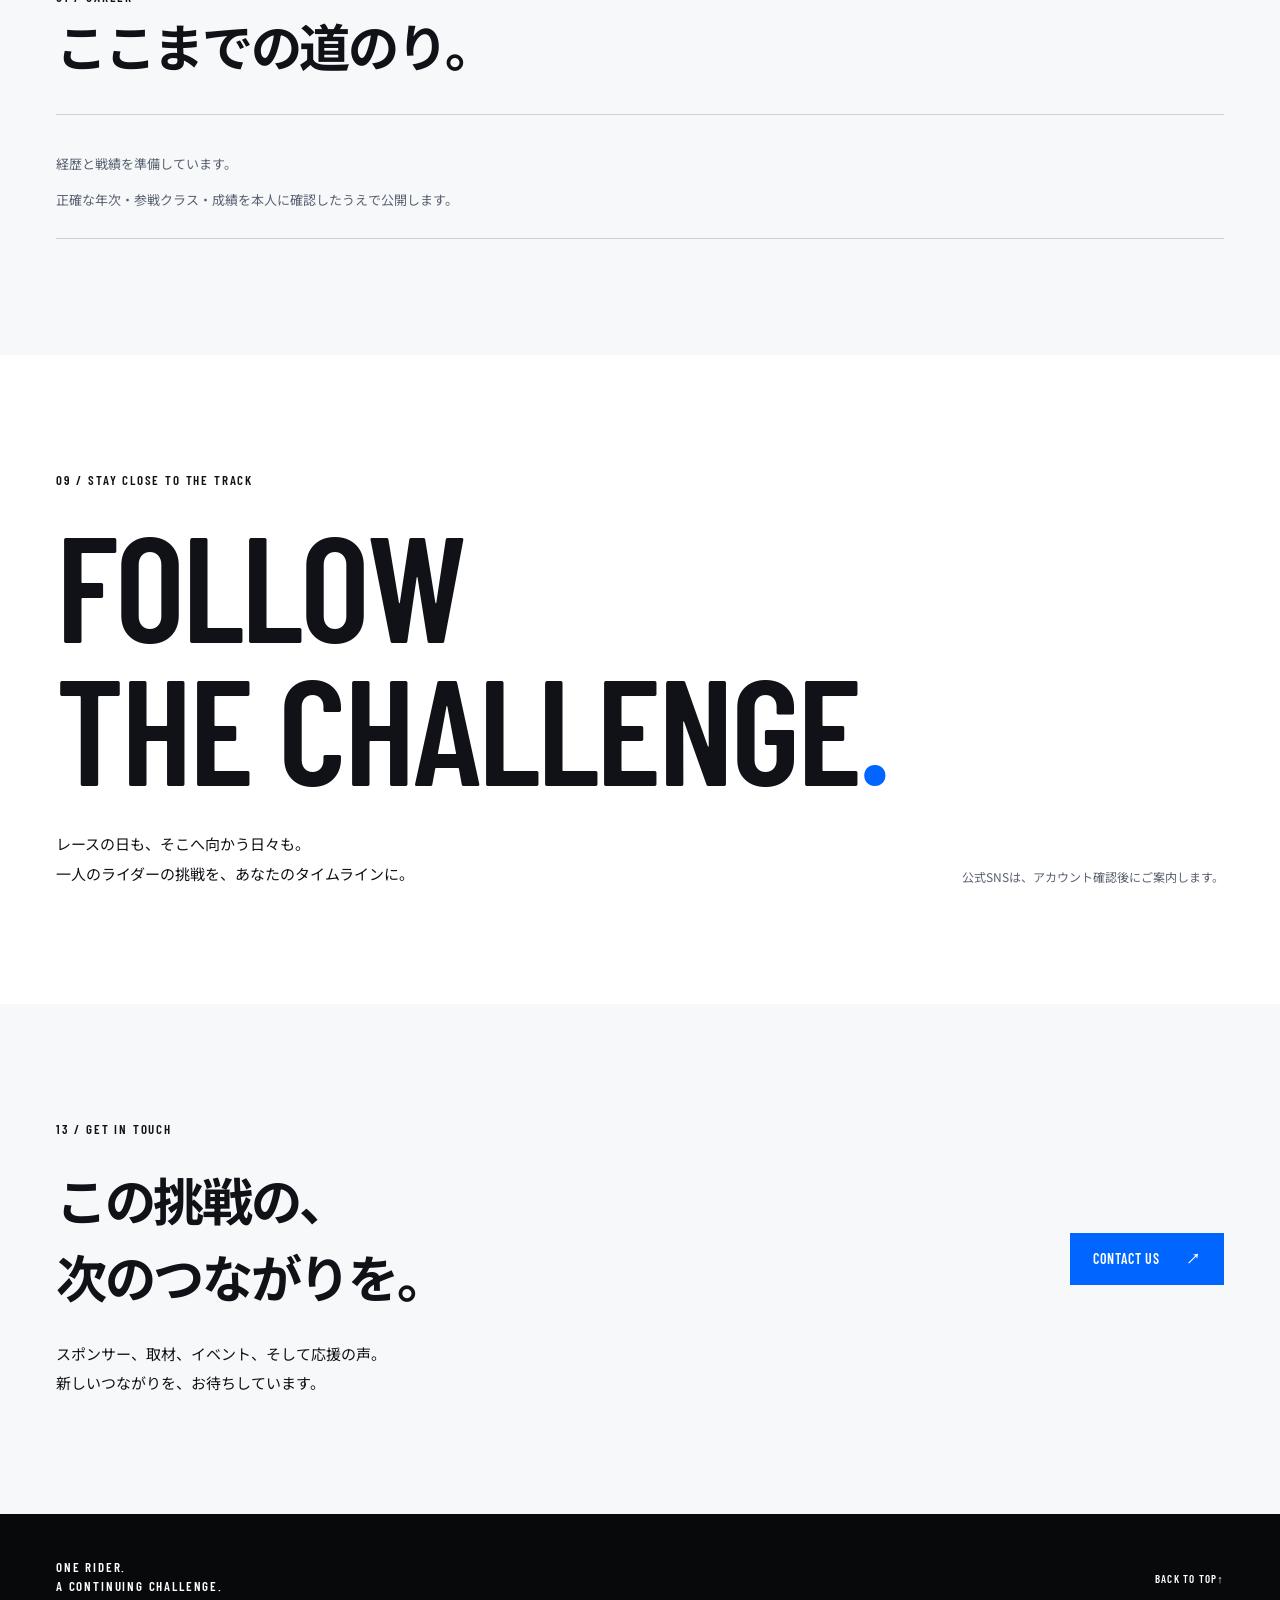
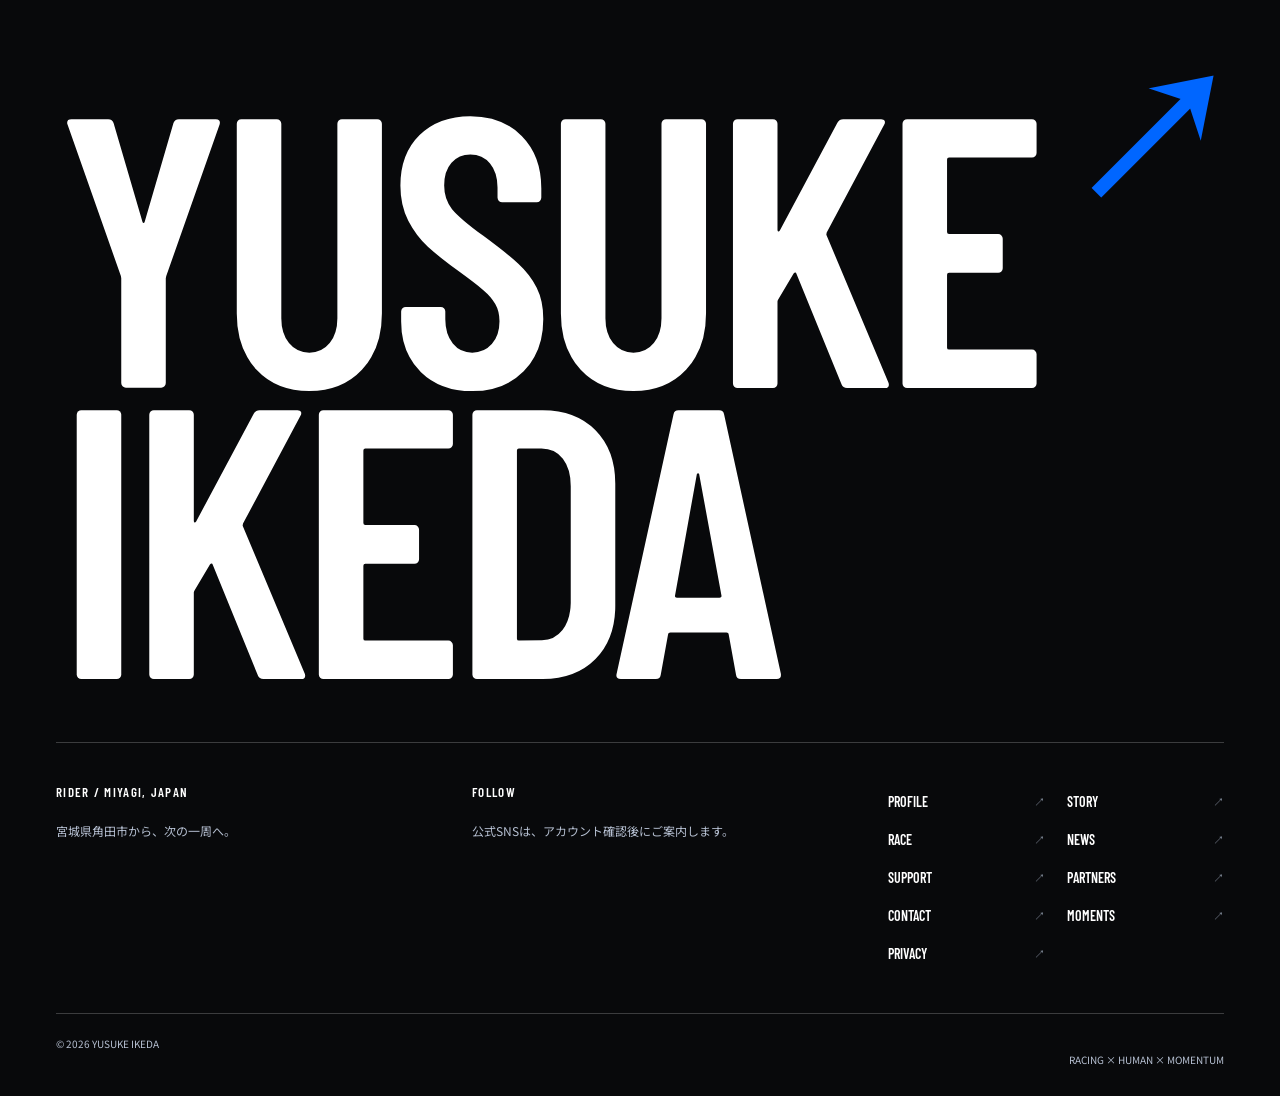
<file: profile.html>
<!doctype html>
<html lang="ja">
  <head>
    <meta charset="utf-8" />
    <meta name="viewport" content="width=device-width, initial-scale=1" />
    <meta
      http-equiv="Content-Security-Policy"
      content="default-src 'none'; script-src 'self' 'sha256-RZZIwcVe3MfoMr+16tmdEdzWlRLvN4b5XuUCpV/t/Vs='; style-src 'self'; img-src 'self'; font-src 'self'; connect-src 'self'; frame-src https://docs.google.com; object-src 'none'; base-uri 'none'; form-action 'none'"
    />
    <meta name="referrer" content="strict-origin-when-cross-origin" />
    <meta name="theme-color" content="#0066ff" />

    <title>プロフィール | 池田優介</title>
    <meta
      name="description"
      content="宮城県角田市出身、全日本ロードレース選手権に挑戦する池田優介のプロフィールと経歴。"
    />
    <link rel="canonical" href="https://yusukeracing.github.io/profile.html" />
    <meta property="og:type" content="website" />
    <meta property="og:locale" content="ja_JP" />
    <meta property="og:site_name" content="YUSUKE IKEDA" />
    <meta property="og:title" content="プロフィール | 池田優介" />
    <meta
      property="og:description"
      content="宮城県角田市出身、全日本ロードレース選手権に挑戦する池田優介のプロフィールと経歴。"
    />
    <meta
      property="og:url"
      content="https://yusukeracing.github.io/profile.html"
    />
    <meta
      property="og:image"
      content="https://yusukeracing.github.io/images/ogp.png"
    />
    <meta property="og:image:width" content="1200" />
    <meta property="og:image:height" content="630" />
    <meta
      property="og:image:alt"
      content="YUSUKE IKEDA — 挑戦は、まだ途中だ。"
    />
    <meta name="twitter:card" content="summary_large_image" />
    <link rel="icon" href="assets/icons/favicon.svg" type="image/svg+xml" />
    <link rel="manifest" href="manifest.webmanifest" />
    <link
      rel="stylesheet"
      href="css/fonts.css" integrity="sha384-M4FCCUMuwqMFpcg2qVveGREN0DG2mDney9oqWV2HavNT6iIV7Q2JhZehqtFm385J" crossorigin="anonymous">
    <link
      rel="stylesheet"
      href="css/style.css" integrity="sha384-WNfUIK4I7iUoinzLm3R4uUtMIglf1hgsyBEQRDjJHtcSNhbGIQCCKJo7SyUWSXtl" crossorigin="anonymous">
    <script type="application/ld+json" id="page-schema">
      {
        "@context": "https://schema.org",
        "@graph": [
          {
            "@type": "WebSite",
            "@id": "https://yusukeracing.github.io/#website",
            "name": "YUSUKE IKEDA Official Support Website",
            "url": "https://yusukeracing.github.io/",
            "inLanguage": "ja"
          },
          {
            "@type": "WebPage",
            "@id": "https://yusukeracing.github.io/profile.html#webpage",
            "name": "プロフィール | 池田優介",
            "url": "https://yusukeracing.github.io/profile.html",
            "inLanguage": "ja",
            "isPartOf": {
              "@id": "https://yusukeracing.github.io/#website"
            }
          },
          {
            "@type": "Person",
            "@id": "https://yusukeracing.github.io/profile.html#person",
            "name": "池田優介",
            "alternateName": "YUSUKE IKEDA",
            "description": "全日本ロードレース選手権に挑戦するロードレーサー。",
            "homeLocation": {
              "@type": "Place",
              "name": "宮城県角田市"
            }
          },
          {
            "@type": "BreadcrumbList",
            "itemListElement": [
              {
                "@type": "ListItem",
                "position": 1,
                "name": "HOME",
                "item": "https://yusukeracing.github.io/"
              },
              {
                "@type": "ListItem",
                "position": 2,
                "name": "プロフィール",
                "item": "https://yusukeracing.github.io/profile.html"
              }
            ]
          }
        ]
      }
    </script>
    <script
      type="module"
      src="js/main.js" integrity="sha384-cQ9y4y1orejxgtLsnfwsRut2rXqWlIi4MG6sSlUP4Z4KmhRB/ctcbtIbIeBwlf97" crossorigin="anonymous"></script>
  </head>
  <body data-page="profile">
    <a class="skip-link" href="#main">本文へスキップ</a>
    <!-- HEADER -->
    <header class="site-header">
      <div class="header-inner container">
        <a class="brand" href="index.html" aria-label="YUSUKE IKEDA ホーム"
          ><span class="brand-name"
            >YUSUKE IKEDA<span class="brand-slash" aria-hidden="true"
              >/</span
            ></span
          ><span class="brand-caption">OFFICIAL SUPPORT WEBSITE</span></a
        >
        <nav
          class="primary-nav"
          id="site-nav"
          aria-label="メインナビゲーション"
        >
          <a class="nav-link" href="profile.html" aria-current="page"
            >PROFILE<span aria-hidden="true">↗</span></a
          ><a class="nav-link" href="story.html"
            >STORY<span aria-hidden="true">↗</span></a
          ><a class="nav-link" href="race.html"
            >RACE<span aria-hidden="true">↗</span></a
          ><a class="nav-link" href="news.html"
            >NEWS<span aria-hidden="true">↗</span></a
          ><a class="nav-link" href="support.html"
            >SUPPORT<span aria-hidden="true">↗</span></a
          ><a class="nav-link" href="sponsor.html"
            >PARTNERS<span aria-hidden="true">↗</span></a
          ><a class="nav-link" href="contact.html"
            >CONTACT<span aria-hidden="true">↗</span></a
          >
        </nav>
        <div class="header-tools">
          <div
            class="social-links compact"
            data-social
            data-social-compact
            aria-label="公式SNS"
          ></div>
          <button
            class="menu-toggle"
            type="button"
            data-menu-toggle
            aria-controls="site-nav"
            aria-expanded="false"
          >
            <span>MENU</span
            ><span class="menu-toggle-symbol" aria-hidden="true">＋</span>
          </button>
        </div>
      </div>
    </header>
    <main id="main" tabindex="-1">
      <section class="page-hero container">
        <p class="page-label">YUSUKE IKEDA / PROFILE</p>
        <h1 class="page-title">PROFILE<span class="accent-dot">.</span></h1>
        <p class="page-lead">池田優介は、どんなライダーなのか。</p>
        <p class="page-description">
          速さだけではない。一人のライダーの現在地を伝えます。
        </p>
      </section>
      <!-- PROFILE -->
      <section class="section theme-white">
        <div class="container split">
          <div data-photo="profile" data-profile-photo>
            <figure class="photo-placeholder photo-placeholder--portrait">
              <span class="photo-placeholder-mark" aria-hidden="true"
                >Y<span>/</span>I</span
              >
              <figcaption class="photo-placeholder-caption">
                <span>YUSUKE IKEDA / THE RIDER</span
                ><small>本人写真を準備中</small>
              </figcaption>
            </figure>
          </div>
          <div data-profile>
            <p class="eyebrow">RIDER / MIYAGI, JAPAN</p>
            <h2 class="section-title" data-profile-name>池田 優介</h2>
            <p class="latin-subtitle" data-profile-english-name>YUSUKE IKEDA</p>
            <p class="lead" data-profile-description>
              全日本ロードレース選手権に挑戦するロードレーサー。
            </p>
            <dl class="info-list">
              <div>
                <dt>HOME TOWN</dt>
                <dd data-profile-hometown>宮城県角田市</dd>
              </div>
              <div>
                <dt>CHALLENGE</dt>
                <dd>全日本ロードレース選手権</dd>
              </div>
            </dl>
            <p>
              その先を目指して、挑戦は続く。<br />レースだけでなく、その道のりも伝えていきます。
            </p>
            <a class="text-link" href="story.html"
              >WHY HE RACES<span aria-hidden="true">↗</span></a
            >
          </div>
        </div>
      </section>
      <section class="section theme-off">
        <div class="container">
          <div class="section-topline">
            <div class="section-heading">
              <p class="eyebrow"><span>01</span> / CAREER</p>
              <h2 class="section-title">ここまでの道のり。</h2>
            </div>
          </div>
          <div data-biography>
            <div class="notice">
              <p class="notice-title">経歴と戦績を準備しています。</p>
              <p>
                正確な年次・参戦クラス・成績を本人に確認したうえで公開します。
              </p>
            </div>
          </div>
        </div>
      </section>
      <!-- FOLLOW -->
      <section class="section theme-white follow-section" id="follow">
        <div class="container">
          <p class="eyebrow">09 / STAY CLOSE TO THE TRACK</p>
          <h2 class="display-title display-title--latin">
            FOLLOW<br />THE CHALLENGE<span class="accent-dot">.</span>
          </h2>
          <div class="follow-bottom">
            <p>
              レースの日も、そこへ向かう日々も。<br />一人のライダーの挑戦を、あなたのタイムラインに。
            </p>
            <div class="social-links" data-social aria-label="公式SNS"></div>
          </div>
        </div>
      </section>
      <!-- CONTACT -->
      <section class="section theme-off contact-band">
        <div class="container contact-band-inner">
          <div>
            <div class="section-heading">
              <p class="eyebrow"><span>13</span> / GET IN TOUCH</p>
              <h2 class="section-title">この挑戦の、<br />次のつながりを。</h2>
            </div>
            <p>
              スポンサー、取材、イベント、そして応援の声。<br />新しいつながりを、お待ちしています。
            </p>
          </div>
          <a class="button button--primary" href="contact.html"
            >CONTACT US<span aria-hidden="true">↗</span></a
          >
        </div>
      </section>
    </main>
    <!-- FOOTER -->
    <footer class="site-footer">
      <div class="container">
        <div class="footer-top">
          <p class="eyebrow">ONE RIDER.<br />A CONTINUING CHALLENGE.</p>
          <a class="back-top" href="#main"
            >BACK TO TOP <span aria-hidden="true">↑</span></a
          >
        </div>
        <a
          class="footer-wordmark"
          href="index.html"
          aria-label="YUSUKE IKEDA ホーム"
          >YUSUKE<br />IKEDA<span aria-hidden="true">↗</span></a
        >
        <div class="footer-grid">
          <div>
            <p class="footer-label">RIDER / MIYAGI, JAPAN</p>
            <p>宮城県角田市から、次の一周へ。</p>
          </div>
          <div>
            <p class="footer-label">FOLLOW</p>
            <div class="social-links" data-social aria-label="公式SNS"></div>
          </div>
          <nav class="footer-nav" aria-label="フッターナビゲーション">
            <a class="footer-nav-link" href="profile.html"
              >PROFILE<span aria-hidden="true">↗</span></a
            ><a class="footer-nav-link" href="story.html"
              >STORY<span aria-hidden="true">↗</span></a
            ><a class="footer-nav-link" href="race.html"
              >RACE<span aria-hidden="true">↗</span></a
            ><a class="footer-nav-link" href="news.html"
              >NEWS<span aria-hidden="true">↗</span></a
            ><a class="footer-nav-link" href="support.html"
              >SUPPORT<span aria-hidden="true">↗</span></a
            ><a class="footer-nav-link" href="sponsor.html"
              >PARTNERS<span aria-hidden="true">↗</span></a
            ><a class="footer-nav-link" href="contact.html"
              >CONTACT<span aria-hidden="true">↗</span></a
            ><a class="footer-nav-link" href="gallery.html"
              >MOMENTS<span aria-hidden="true">↗</span></a
            ><a class="footer-nav-link" href="privacy.html"
              >PRIVACY<span aria-hidden="true">↗</span></a
            >
          </nav>
        </div>
        <div class="footer-meta">
          <p>© <span data-year>2026</span> YUSUKE IKEDA</p>
          <p>RACING × HUMAN × MOMENTUM</p>
        </div>
      </div>
    </footer>
    <noscript
      ><div class="noscript-notice">
        JavaScriptが無効なため、最新ニュース・レース情報は読み込めません。プロフィールや応援のご案内、各ページへの移動はご利用いただけます。
      </div></noscript
    >
  </body>
</html>
</file>
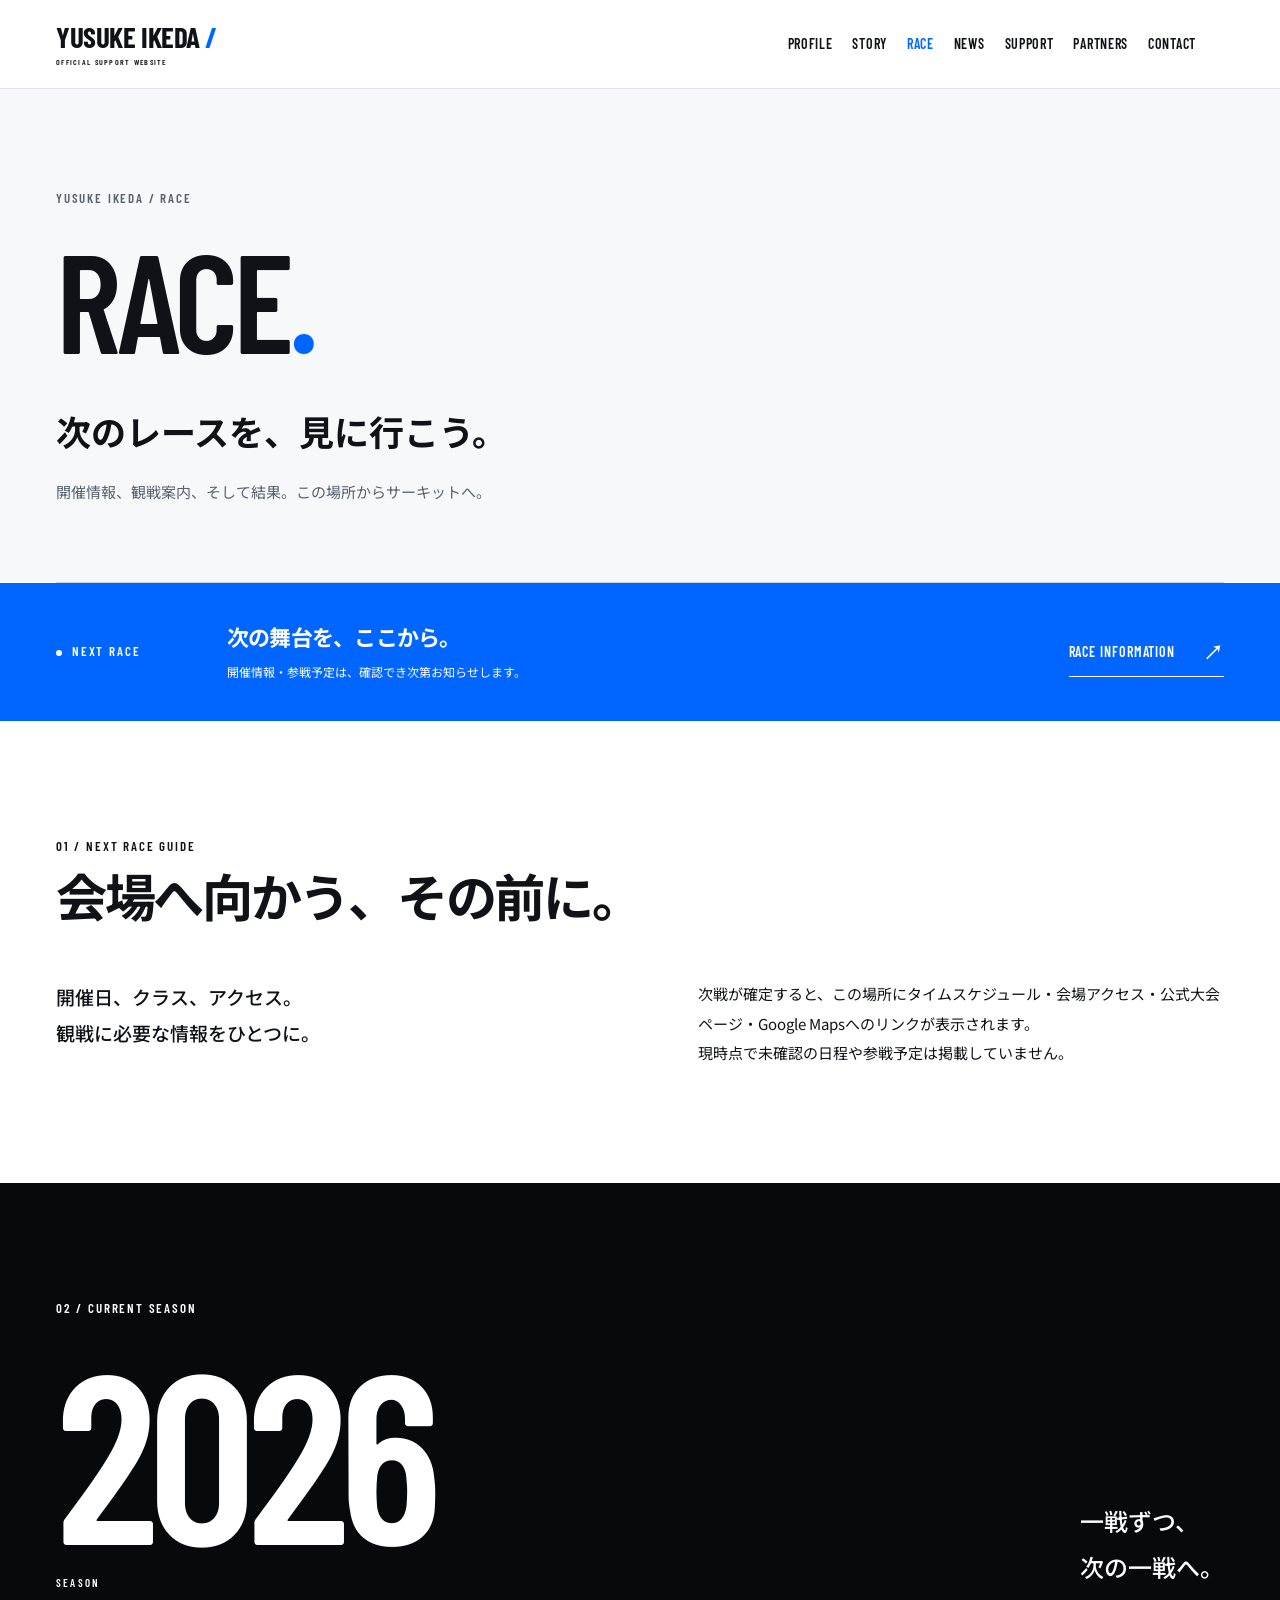
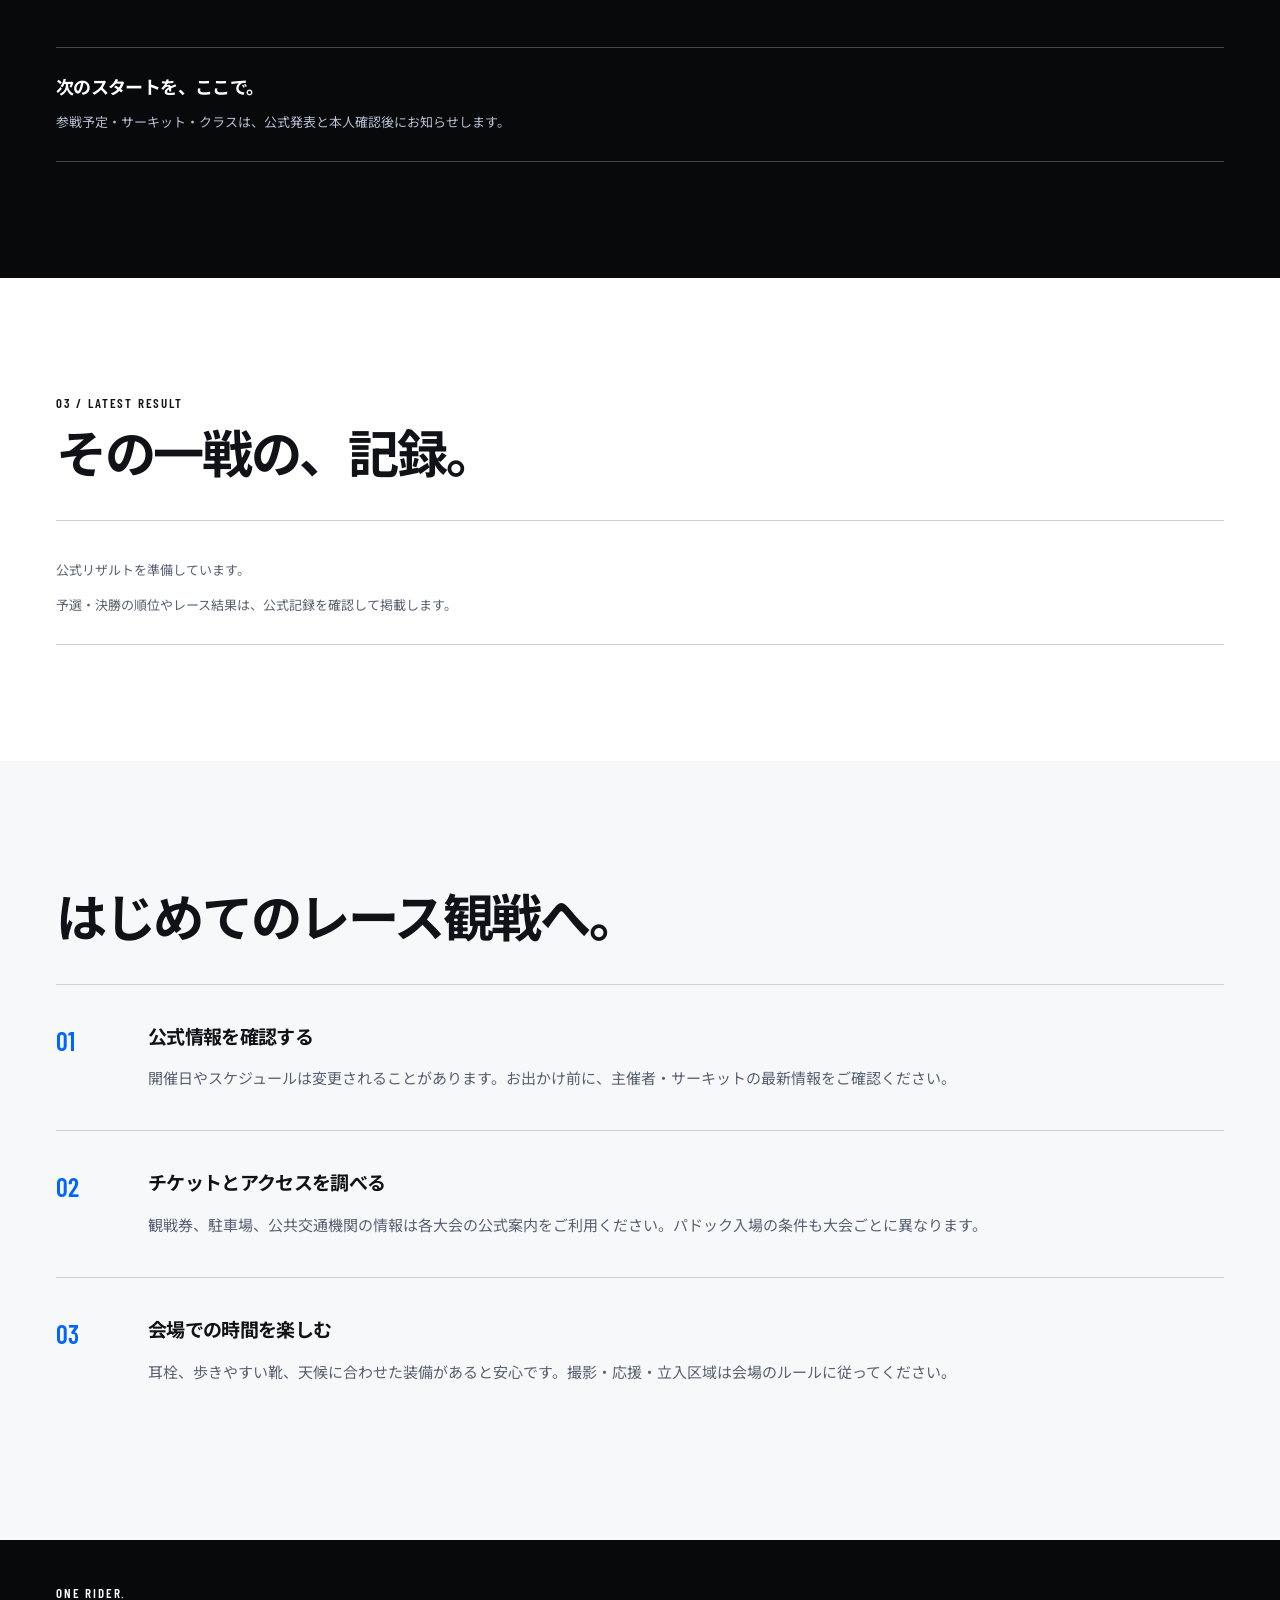
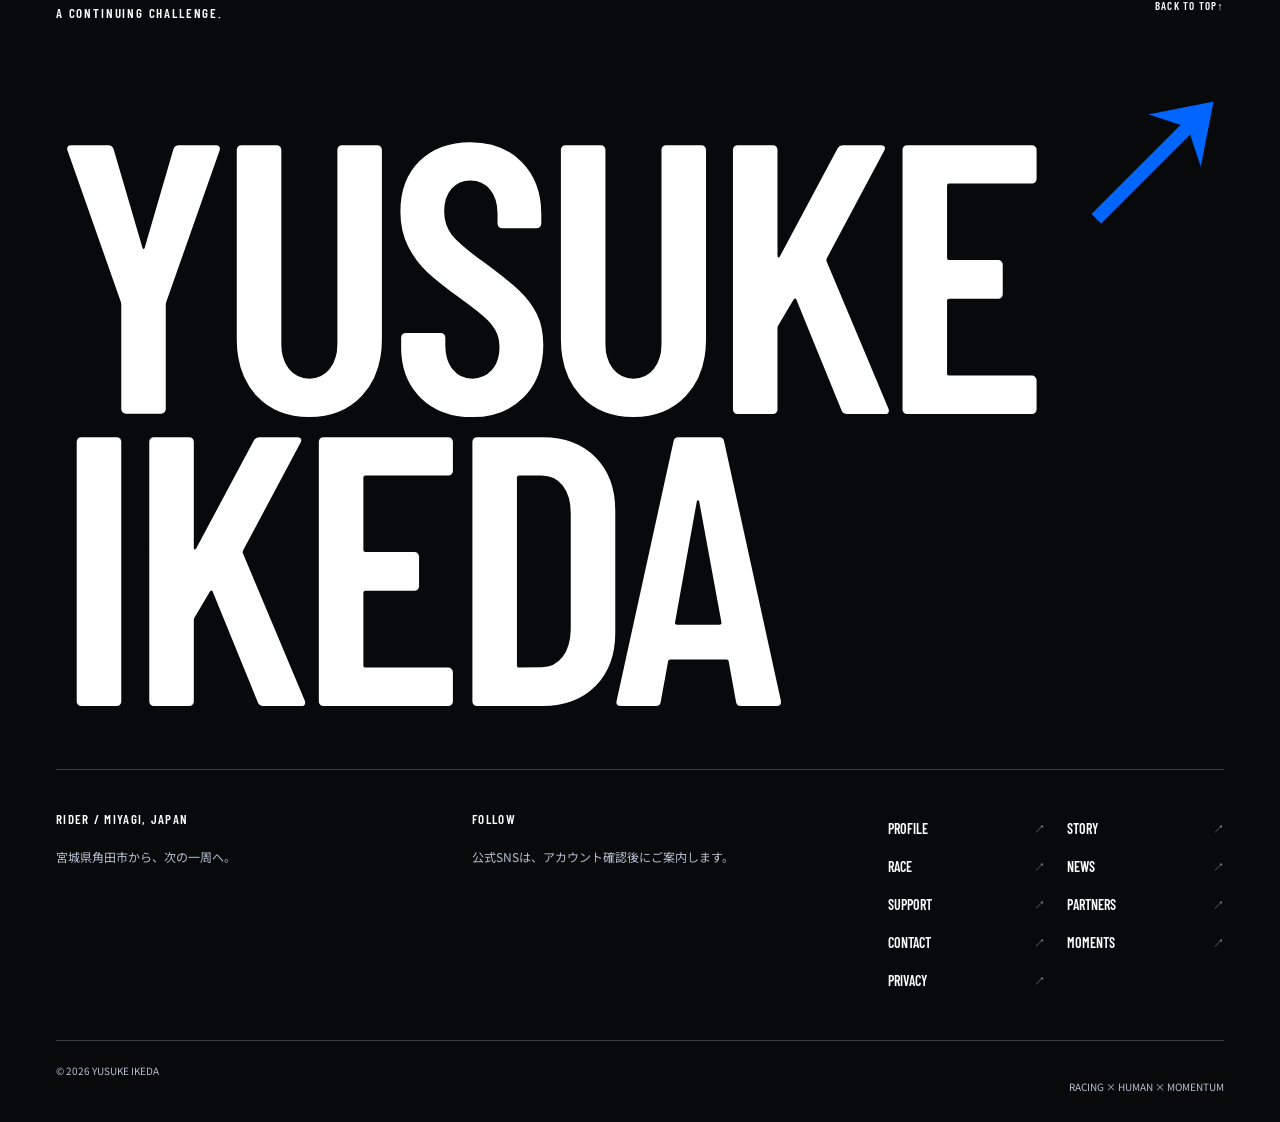
<file: race.html>
<!doctype html>
<html lang="ja">
  <head>
    <meta charset="utf-8" />
    <meta name="viewport" content="width=device-width, initial-scale=1" />
    <meta
      http-equiv="Content-Security-Policy"
      content="default-src 'none'; script-src 'self' 'sha256-Ueom8mOELKuUeWXQzNWxp/UdEfjC4Mka9ZzTRPXuLP4='; style-src 'self'; img-src 'self'; font-src 'self'; connect-src 'self'; frame-src https://docs.google.com; object-src 'none'; base-uri 'none'; form-action 'none'"
    />
    <meta name="referrer" content="strict-origin-when-cross-origin" />
    <meta name="theme-color" content="#0066ff" />

    <title>レース・観戦情報 | 池田優介</title>
    <meta
      name="description"
      content="池田優介の参戦予定、次戦情報、サーキットへのアクセス、観戦案内と公式リザルト。"
    />
    <link rel="canonical" href="https://yusukeracing.github.io/race.html" />
    <meta property="og:type" content="website" />
    <meta property="og:locale" content="ja_JP" />
    <meta property="og:site_name" content="YUSUKE IKEDA" />
    <meta property="og:title" content="レース・観戦情報 | 池田優介" />
    <meta
      property="og:description"
      content="池田優介の参戦予定、次戦情報、サーキットへのアクセス、観戦案内と公式リザルト。"
    />
    <meta
      property="og:url"
      content="https://yusukeracing.github.io/race.html"
    />
    <meta
      property="og:image"
      content="https://yusukeracing.github.io/images/ogp.png"
    />
    <meta property="og:image:width" content="1200" />
    <meta property="og:image:height" content="630" />
    <meta
      property="og:image:alt"
      content="YUSUKE IKEDA — 挑戦は、まだ途中だ。"
    />
    <meta name="twitter:card" content="summary_large_image" />
    <link rel="icon" href="assets/icons/favicon.svg" type="image/svg+xml" />
    <link rel="manifest" href="manifest.webmanifest" />
    <link
      rel="stylesheet"
      href="css/fonts.css" integrity="sha384-M4FCCUMuwqMFpcg2qVveGREN0DG2mDney9oqWV2HavNT6iIV7Q2JhZehqtFm385J" crossorigin="anonymous">
    <link
      rel="stylesheet"
      href="css/style.css" integrity="sha384-WNfUIK4I7iUoinzLm3R4uUtMIglf1hgsyBEQRDjJHtcSNhbGIQCCKJo7SyUWSXtl" crossorigin="anonymous">
    <script type="application/ld+json" id="page-schema">
      {
        "@context": "https://schema.org",
        "@graph": [
          {
            "@type": "WebSite",
            "@id": "https://yusukeracing.github.io/#website",
            "name": "YUSUKE IKEDA Official Support Website",
            "url": "https://yusukeracing.github.io/",
            "inLanguage": "ja"
          },
          {
            "@type": "WebPage",
            "@id": "https://yusukeracing.github.io/race.html#webpage",
            "name": "レース・観戦情報 | 池田優介",
            "url": "https://yusukeracing.github.io/race.html",
            "inLanguage": "ja",
            "isPartOf": {
              "@id": "https://yusukeracing.github.io/#website"
            }
          },
          {
            "@type": "BreadcrumbList",
            "itemListElement": [
              {
                "@type": "ListItem",
                "position": 1,
                "name": "HOME",
                "item": "https://yusukeracing.github.io/"
              },
              {
                "@type": "ListItem",
                "position": 2,
                "name": "レース・観戦情報",
                "item": "https://yusukeracing.github.io/race.html"
              }
            ]
          }
        ]
      }
    </script>
    <script
      type="module"
      src="js/main.js" integrity="sha384-cQ9y4y1orejxgtLsnfwsRut2rXqWlIi4MG6sSlUP4Z4KmhRB/ctcbtIbIeBwlf97" crossorigin="anonymous"></script>
  </head>
  <body data-page="race">
    <a class="skip-link" href="#main">本文へスキップ</a>
    <!-- HEADER -->
    <header class="site-header">
      <div class="header-inner container">
        <a class="brand" href="index.html" aria-label="YUSUKE IKEDA ホーム"
          ><span class="brand-name"
            >YUSUKE IKEDA<span class="brand-slash" aria-hidden="true"
              >/</span
            ></span
          ><span class="brand-caption">OFFICIAL SUPPORT WEBSITE</span></a
        >
        <nav
          class="primary-nav"
          id="site-nav"
          aria-label="メインナビゲーション"
        >
          <a class="nav-link" href="profile.html"
            >PROFILE<span aria-hidden="true">↗</span></a
          ><a class="nav-link" href="story.html"
            >STORY<span aria-hidden="true">↗</span></a
          ><a class="nav-link" href="race.html" aria-current="page"
            >RACE<span aria-hidden="true">↗</span></a
          ><a class="nav-link" href="news.html"
            >NEWS<span aria-hidden="true">↗</span></a
          ><a class="nav-link" href="support.html"
            >SUPPORT<span aria-hidden="true">↗</span></a
          ><a class="nav-link" href="sponsor.html"
            >PARTNERS<span aria-hidden="true">↗</span></a
          ><a class="nav-link" href="contact.html"
            >CONTACT<span aria-hidden="true">↗</span></a
          >
        </nav>
        <div class="header-tools">
          <div
            class="social-links compact"
            data-social
            data-social-compact
            aria-label="公式SNS"
          ></div>
          <button
            class="menu-toggle"
            type="button"
            data-menu-toggle
            aria-controls="site-nav"
            aria-expanded="false"
          >
            <span>MENU</span
            ><span class="menu-toggle-symbol" aria-hidden="true">＋</span>
          </button>
        </div>
      </div>
    </header>
    <main id="main" tabindex="-1">
      <section class="page-hero container">
        <p class="page-label">YUSUKE IKEDA / RACE</p>
        <h1 class="page-title">RACE<span class="accent-dot">.</span></h1>
        <p class="page-lead">次のレースを、見に行こう。</p>
        <p class="page-description">
          開催情報、観戦案内、そして結果。この場所からサーキットへ。
        </p>
      </section>
      <!-- NEXT RACE / LIVE RACE BAR -->
      <section
        class="next-race-bar theme-blue"
        id="next-race"
        aria-labelledby="next-race-label"
      >
        <div class="container next-race-inner">
          <p class="eyebrow" id="next-race-label">
            <span class="status-dot" aria-hidden="true"></span>NEXT RACE
          </p>
          <div class="next-race-content" data-next-race>
            <h2>次の舞台を、ここから。</h2>
            <p>開催情報・参戦予定は、確認でき次第お知らせします。</p>
          </div>
          <div class="countdown" data-countdown hidden></div>
          <a class="text-link" href="race.html"
            >RACE INFORMATION<span aria-hidden="true">↗</span></a
          >
        </div>
      </section>
      <!-- NEXT RACE DETAIL -->
      <section class="section theme-white">
        <div class="container">
          <div class="section-topline">
            <div class="section-heading">
              <p class="eyebrow"><span>01</span> / NEXT RACE GUIDE</p>
              <h2 class="section-title">会場へ向かう、その前に。</h2>
            </div>
          </div>
          <div data-race-detail>
            <div class="race-guide split">
              <p class="lead">
                開催日、クラス、アクセス。<br />観戦に必要な情報をひとつに。
              </p>
              <p>
                次戦が確定すると、この場所にタイムスケジュール・会場アクセス・公式大会ページ・Google
                Mapsへのリンクが表示されます。<br />現時点で未確認の日程や参戦予定は掲載していません。
              </p>
            </div>
          </div>
        </div>
      </section>
      <!-- CURRENT SEASON -->
      <section class="section theme-dark">
        <div class="container">
          <div class="season-header">
            <div>
              <p class="eyebrow"><span>02</span> / CURRENT SEASON</p>
              <h2 class="season-year">
                <span data-season>2026</span><small>SEASON</small>
              </h2>
            </div>
            <p class="season-copy">一戦ずつ、<br />次の一戦へ。</p>
          </div>
          <div class="race-list" data-races>
            <div class="notice">
              <p class="notice-title">
                2026シーズンの参戦情報を確認しています。
              </p>
              <p>
                出場予定が確定したラウンドから、開催日・サーキット・観戦情報を掲載します。
              </p>
            </div>
          </div>
        </div>
      </section>
      <!-- LATEST RESULT -->
      <section class="section theme-white">
        <div class="container">
          <div class="section-topline">
            <div class="section-heading">
              <p class="eyebrow"><span>03</span> / LATEST RESULT</p>
              <h2 class="section-title">その一戦の、記録。</h2>
            </div>
          </div>
          <div data-latest-result>
            <div class="notice">
              <p class="notice-title">公式リザルトを準備しています。</p>
              <p>
                予選・決勝の順位やレース結果は、公式記録を確認して掲載します。
              </p>
            </div>
          </div>
        </div>
      </section>
      <section class="section theme-off">
        <div class="container">
          <h2 class="section-title">はじめてのレース観戦へ。</h2>
          <ol class="editorial-list">
            <li>
              <span>01</span>
              <div>
                <h3>公式情報を確認する</h3>
                <p>
                  開催日やスケジュールは変更されることがあります。お出かけ前に、主催者・サーキットの最新情報をご確認ください。
                </p>
              </div>
            </li>
            <li>
              <span>02</span>
              <div>
                <h3>チケットとアクセスを調べる</h3>
                <p>
                  観戦券、駐車場、公共交通機関の情報は各大会の公式案内をご利用ください。パドック入場の条件も大会ごとに異なります。
                </p>
              </div>
            </li>
            <li>
              <span>03</span>
              <div>
                <h3>会場での時間を楽しむ</h3>
                <p>
                  耳栓、歩きやすい靴、天候に合わせた装備があると安心です。撮影・応援・立入区域は会場のルールに従ってください。
                </p>
              </div>
            </li>
          </ol>
        </div>
      </section>
    </main>
    <!-- FOOTER -->
    <footer class="site-footer">
      <div class="container">
        <div class="footer-top">
          <p class="eyebrow">ONE RIDER.<br />A CONTINUING CHALLENGE.</p>
          <a class="back-top" href="#main"
            >BACK TO TOP <span aria-hidden="true">↑</span></a
          >
        </div>
        <a
          class="footer-wordmark"
          href="index.html"
          aria-label="YUSUKE IKEDA ホーム"
          >YUSUKE<br />IKEDA<span aria-hidden="true">↗</span></a
        >
        <div class="footer-grid">
          <div>
            <p class="footer-label">RIDER / MIYAGI, JAPAN</p>
            <p>宮城県角田市から、次の一周へ。</p>
          </div>
          <div>
            <p class="footer-label">FOLLOW</p>
            <div class="social-links" data-social aria-label="公式SNS"></div>
          </div>
          <nav class="footer-nav" aria-label="フッターナビゲーション">
            <a class="footer-nav-link" href="profile.html"
              >PROFILE<span aria-hidden="true">↗</span></a
            ><a class="footer-nav-link" href="story.html"
              >STORY<span aria-hidden="true">↗</span></a
            ><a class="footer-nav-link" href="race.html"
              >RACE<span aria-hidden="true">↗</span></a
            ><a class="footer-nav-link" href="news.html"
              >NEWS<span aria-hidden="true">↗</span></a
            ><a class="footer-nav-link" href="support.html"
              >SUPPORT<span aria-hidden="true">↗</span></a
            ><a class="footer-nav-link" href="sponsor.html"
              >PARTNERS<span aria-hidden="true">↗</span></a
            ><a class="footer-nav-link" href="contact.html"
              >CONTACT<span aria-hidden="true">↗</span></a
            ><a class="footer-nav-link" href="gallery.html"
              >MOMENTS<span aria-hidden="true">↗</span></a
            ><a class="footer-nav-link" href="privacy.html"
              >PRIVACY<span aria-hidden="true">↗</span></a
            >
          </nav>
        </div>
        <div class="footer-meta">
          <p>© <span data-year>2026</span> YUSUKE IKEDA</p>
          <p>RACING × HUMAN × MOMENTUM</p>
        </div>
      </div>
    </footer>
    <noscript
      ><div class="noscript-notice">
        JavaScriptが無効なため、最新ニュース・レース情報は読み込めません。プロフィールや応援のご案内、各ページへの移動はご利用いただけます。
      </div></noscript
    >
  </body>
</html>
</file>
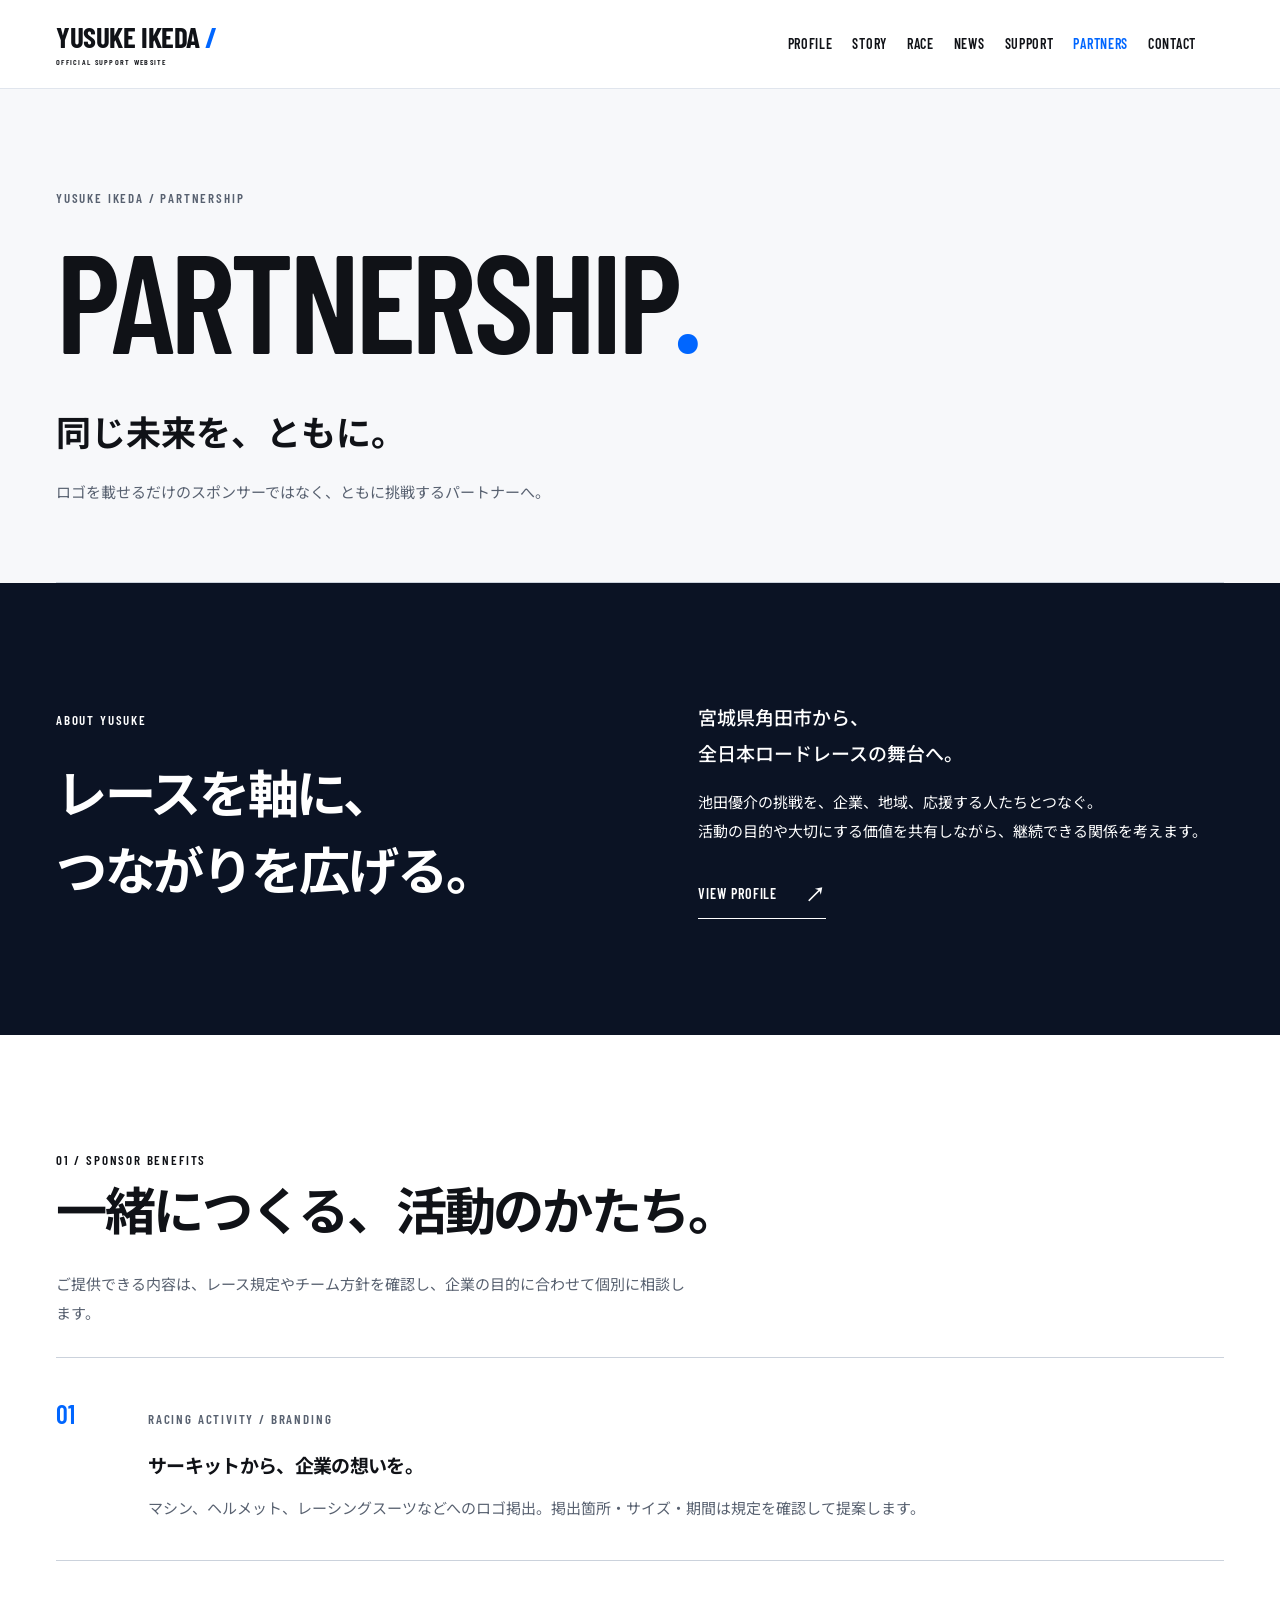
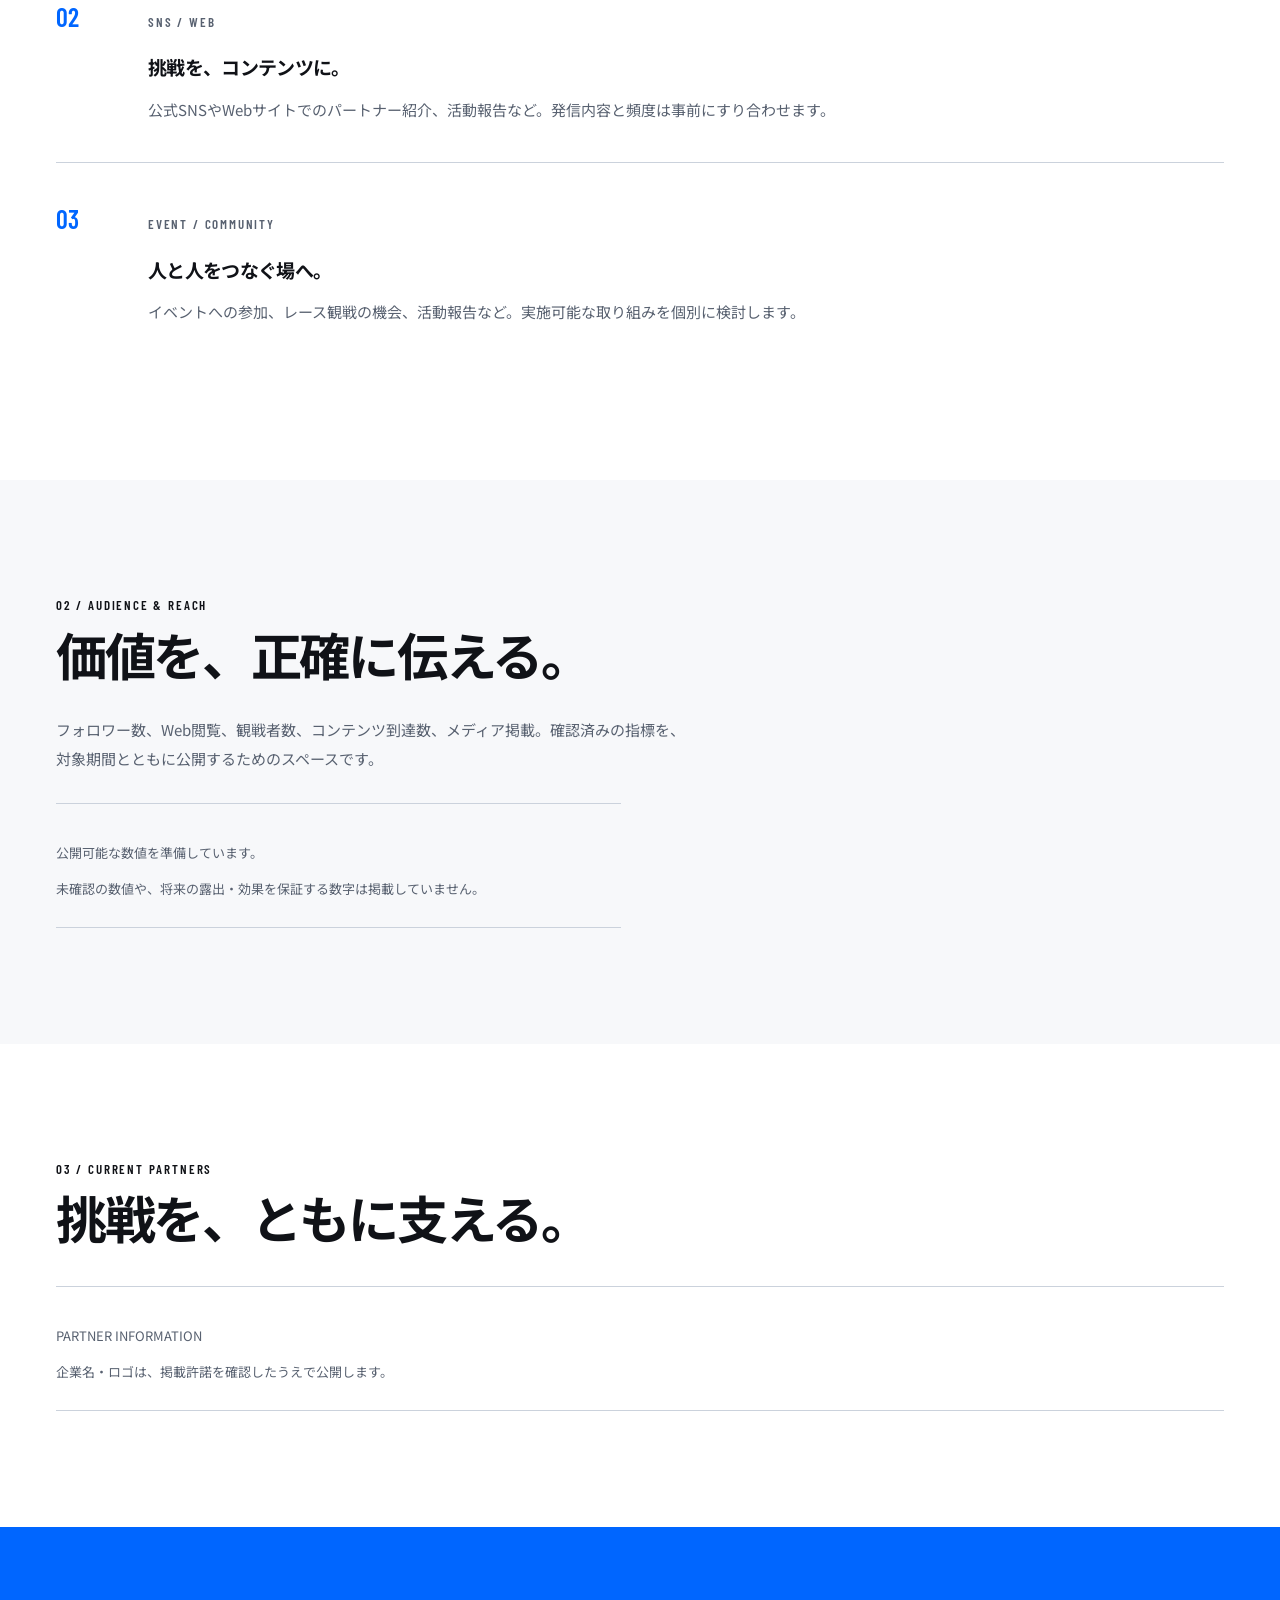
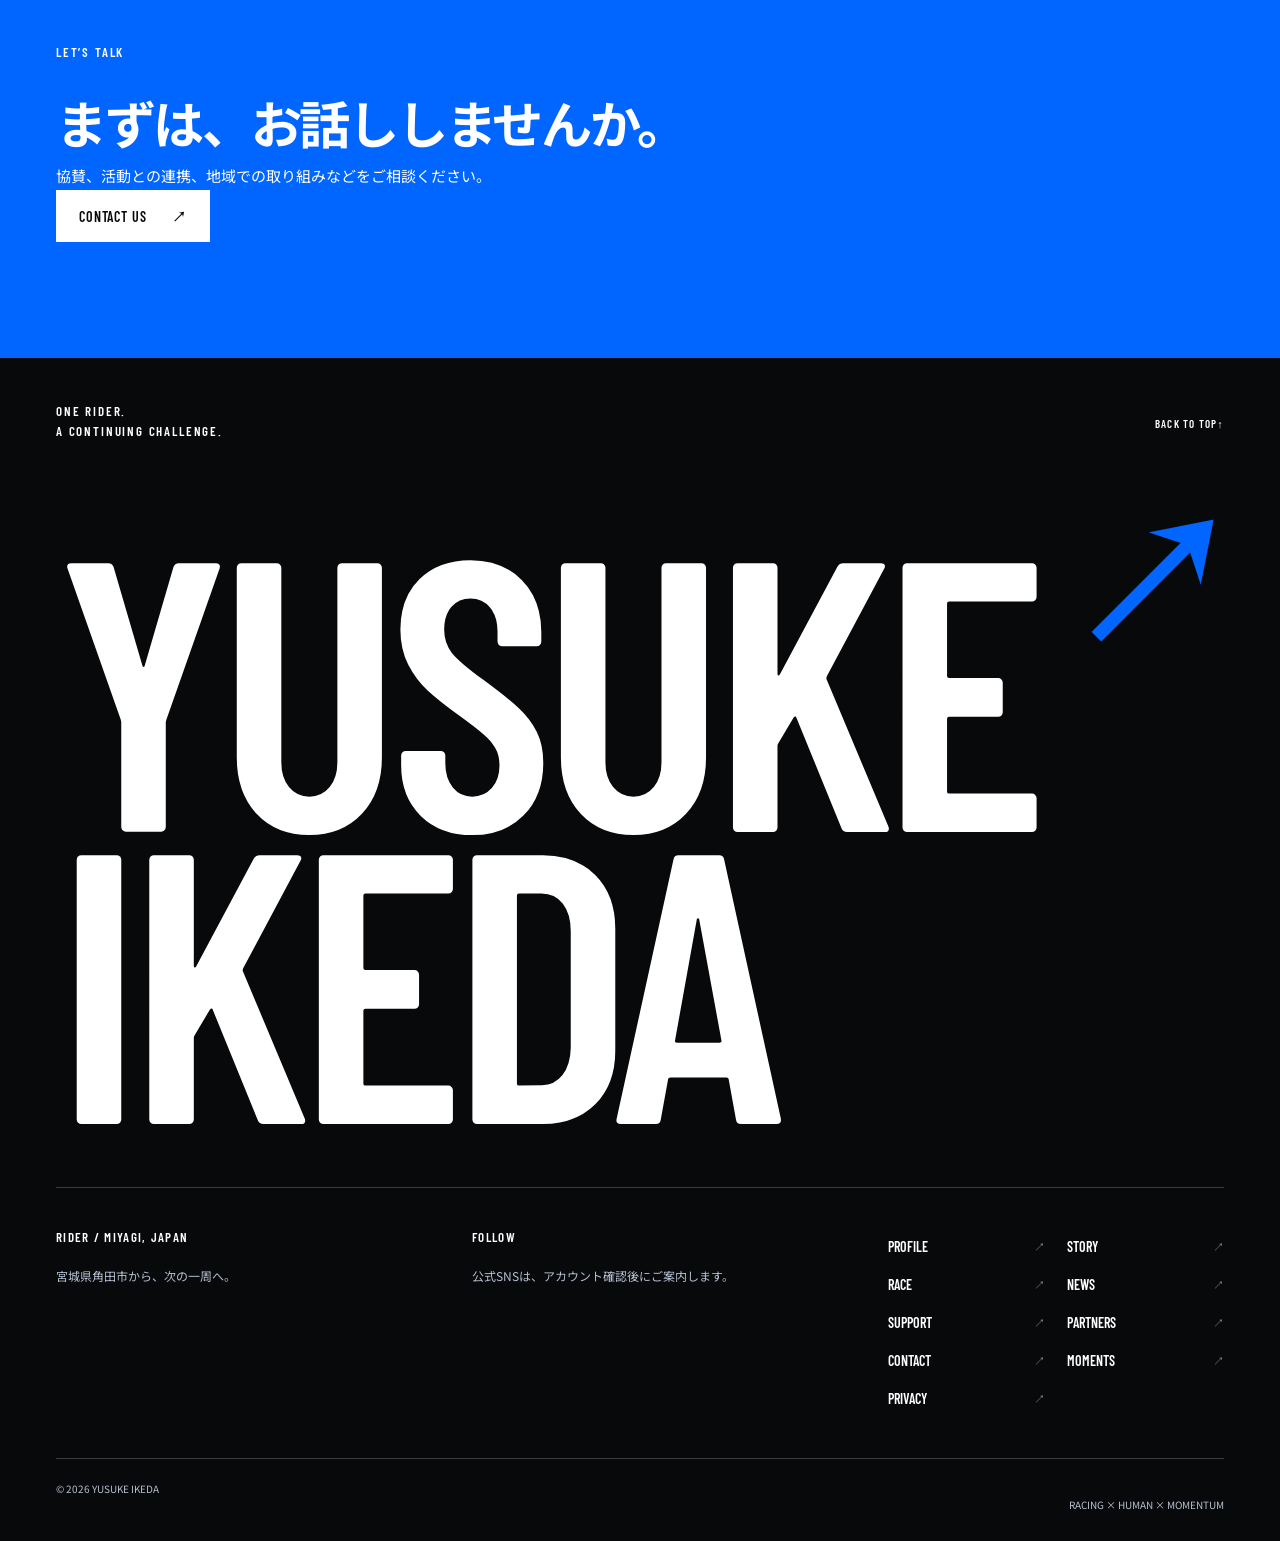
<file: sponsor.html>
<!doctype html>
<html lang="ja">
  <head>
    <meta charset="utf-8" />
    <meta name="viewport" content="width=device-width, initial-scale=1" />
    <meta
      http-equiv="Content-Security-Policy"
      content="default-src 'none'; script-src 'self' 'sha256-wnYUn52YVQg3elPQrhxEj4PubrmPk5WdlLTDi4dCTBM='; style-src 'self'; img-src 'self'; font-src 'self'; connect-src 'self'; frame-src https://docs.google.com; object-src 'none'; base-uri 'none'; form-action 'none'"
    />
    <meta name="referrer" content="strict-origin-when-cross-origin" />
    <meta name="theme-color" content="#0066ff" />

    <title>企業パートナー | 池田優介</title>
    <meta
      name="description"
      content="同じ未来を、ともに。池田優介のレース活動と企業・地域をつなぐパートナーシップのご案内。"
    />
    <link rel="canonical" href="https://yusukeracing.github.io/sponsor.html" />
    <meta property="og:type" content="website" />
    <meta property="og:locale" content="ja_JP" />
    <meta property="og:site_name" content="YUSUKE IKEDA" />
    <meta property="og:title" content="企業パートナー | 池田優介" />
    <meta
      property="og:description"
      content="同じ未来を、ともに。池田優介のレース活動と企業・地域をつなぐパートナーシップのご案内。"
    />
    <meta
      property="og:url"
      content="https://yusukeracing.github.io/sponsor.html"
    />
    <meta
      property="og:image"
      content="https://yusukeracing.github.io/images/ogp.png"
    />
    <meta property="og:image:width" content="1200" />
    <meta property="og:image:height" content="630" />
    <meta
      property="og:image:alt"
      content="YUSUKE IKEDA — 挑戦は、まだ途中だ。"
    />
    <meta name="twitter:card" content="summary_large_image" />
    <link rel="icon" href="assets/icons/favicon.svg" type="image/svg+xml" />
    <link rel="manifest" href="manifest.webmanifest" />
    <link
      rel="stylesheet"
      href="css/fonts.css" integrity="sha384-M4FCCUMuwqMFpcg2qVveGREN0DG2mDney9oqWV2HavNT6iIV7Q2JhZehqtFm385J" crossorigin="anonymous">
    <link
      rel="stylesheet"
      href="css/style.css" integrity="sha384-WNfUIK4I7iUoinzLm3R4uUtMIglf1hgsyBEQRDjJHtcSNhbGIQCCKJo7SyUWSXtl" crossorigin="anonymous">
    <script type="application/ld+json" id="page-schema">
      {
        "@context": "https://schema.org",
        "@graph": [
          {
            "@type": "WebSite",
            "@id": "https://yusukeracing.github.io/#website",
            "name": "YUSUKE IKEDA Official Support Website",
            "url": "https://yusukeracing.github.io/",
            "inLanguage": "ja"
          },
          {
            "@type": "WebPage",
            "@id": "https://yusukeracing.github.io/sponsor.html#webpage",
            "name": "企業パートナー | 池田優介",
            "url": "https://yusukeracing.github.io/sponsor.html",
            "inLanguage": "ja",
            "isPartOf": {
              "@id": "https://yusukeracing.github.io/#website"
            }
          },
          {
            "@type": "BreadcrumbList",
            "itemListElement": [
              {
                "@type": "ListItem",
                "position": 1,
                "name": "HOME",
                "item": "https://yusukeracing.github.io/"
              },
              {
                "@type": "ListItem",
                "position": 2,
                "name": "企業パートナー",
                "item": "https://yusukeracing.github.io/sponsor.html"
              }
            ]
          }
        ]
      }
    </script>
    <script
      type="module"
      src="js/main.js" integrity="sha384-cQ9y4y1orejxgtLsnfwsRut2rXqWlIi4MG6sSlUP4Z4KmhRB/ctcbtIbIeBwlf97" crossorigin="anonymous"></script>
  </head>
  <body data-page="sponsor">
    <a class="skip-link" href="#main">本文へスキップ</a>
    <!-- HEADER -->
    <header class="site-header">
      <div class="header-inner container">
        <a class="brand" href="index.html" aria-label="YUSUKE IKEDA ホーム"
          ><span class="brand-name"
            >YUSUKE IKEDA<span class="brand-slash" aria-hidden="true"
              >/</span
            ></span
          ><span class="brand-caption">OFFICIAL SUPPORT WEBSITE</span></a
        >
        <nav
          class="primary-nav"
          id="site-nav"
          aria-label="メインナビゲーション"
        >
          <a class="nav-link" href="profile.html"
            >PROFILE<span aria-hidden="true">↗</span></a
          ><a class="nav-link" href="story.html"
            >STORY<span aria-hidden="true">↗</span></a
          ><a class="nav-link" href="race.html"
            >RACE<span aria-hidden="true">↗</span></a
          ><a class="nav-link" href="news.html"
            >NEWS<span aria-hidden="true">↗</span></a
          ><a class="nav-link" href="support.html"
            >SUPPORT<span aria-hidden="true">↗</span></a
          ><a class="nav-link" href="sponsor.html" aria-current="page"
            >PARTNERS<span aria-hidden="true">↗</span></a
          ><a class="nav-link" href="contact.html"
            >CONTACT<span aria-hidden="true">↗</span></a
          >
        </nav>
        <div class="header-tools">
          <div
            class="social-links compact"
            data-social
            data-social-compact
            aria-label="公式SNS"
          ></div>
          <button
            class="menu-toggle"
            type="button"
            data-menu-toggle
            aria-controls="site-nav"
            aria-expanded="false"
          >
            <span>MENU</span
            ><span class="menu-toggle-symbol" aria-hidden="true">＋</span>
          </button>
        </div>
      </div>
    </header>
    <main id="main" tabindex="-1">
      <section class="page-hero container">
        <p class="page-label">YUSUKE IKEDA / PARTNERSHIP</p>
        <h1 class="page-title">PARTNERSHIP<span class="accent-dot">.</span></h1>
        <p class="page-lead">同じ未来を、ともに。</p>
        <p class="page-description">
          ロゴを載せるだけのスポンサーではなく、ともに挑戦するパートナーへ。
        </p>
      </section>
      <!-- SPONSOR / ABOUT YUSUKE -->
      <section class="section theme-navy">
        <div class="container split">
          <div>
            <p class="eyebrow">ABOUT YUSUKE</p>
            <h2 class="section-title">
              レースを軸に、<br />つながりを広げる。
            </h2>
          </div>
          <div>
            <p class="lead">
              宮城県角田市から、<br />全日本ロードレースの舞台へ。
            </p>
            <p>
              池田優介の挑戦を、企業、地域、応援する人たちとつなぐ。<br />活動の目的や大切にする価値を共有しながら、継続できる関係を考えます。
            </p>
            <a class="text-link" href="profile.html"
              >VIEW PROFILE<span aria-hidden="true">↗</span></a
            >
          </div>
        </div>
      </section>
      <section class="section theme-white">
        <div class="container">
          <div class="section-topline">
            <div class="section-heading">
              <p class="eyebrow"><span>01</span> / SPONSOR BENEFITS</p>
              <h2 class="section-title">一緒につくる、活動のかたち。</h2>
              <p class="section-copy">
                ご提供できる内容は、レース規定やチーム方針を確認し、企業の目的に合わせて個別に相談します。
              </p>
            </div>
          </div>
          <ol class="editorial-list">
            <li>
              <span>01</span>
              <div>
                <p class="eyebrow">RACING ACTIVITY / BRANDING</p>
                <h3>サーキットから、企業の想いを。</h3>
                <p>
                  マシン、ヘルメット、レーシングスーツなどへのロゴ掲出。掲出箇所・サイズ・期間は規定を確認して提案します。
                </p>
              </div>
            </li>
            <li>
              <span>02</span>
              <div>
                <p class="eyebrow">SNS / WEB</p>
                <h3>挑戦を、コンテンツに。</h3>
                <p>
                  公式SNSやWebサイトでのパートナー紹介、活動報告など。発信内容と頻度は事前にすり合わせます。
                </p>
              </div>
            </li>
            <li>
              <span>03</span>
              <div>
                <p class="eyebrow">EVENT / COMMUNITY</p>
                <h3>人と人をつなぐ場へ。</h3>
                <p>
                  イベントへの参加、レース観戦の機会、活動報告など。実施可能な取り組みを個別に検討します。
                </p>
              </div>
            </li>
          </ol>
        </div>
      </section>
      <section class="section theme-off">
        <div class="container">
          <div class="section-topline">
            <div class="section-heading">
              <p class="eyebrow"><span>02</span> / AUDIENCE & REACH</p>
              <h2 class="section-title">価値を、正確に伝える。</h2>
              <p class="section-copy">
                フォロワー数、Web閲覧、観戦者数、コンテンツ到達数、メディア掲載。確認済みの指標を、対象期間とともに公開するためのスペースです。
              </p>
            </div>
          </div>
          <div class="metrics-grid" data-metrics>
            <div class="notice">
              <p class="notice-title">公開可能な数値を準備しています。</p>
              <p>
                未確認の数値や、将来の露出・効果を保証する数字は掲載していません。
              </p>
            </div>
          </div>
          <div data-sponsor-deck></div>
        </div>
      </section>
      <section class="section theme-white">
        <div class="container">
          <div class="section-topline">
            <div class="section-heading">
              <p class="eyebrow"><span>03</span> / CURRENT PARTNERS</p>
              <h2 class="section-title">挑戦を、ともに支える。</h2>
            </div>
          </div>
          <div class="partners-list" data-partners>
            <div class="notice">
              <p class="notice-title">PARTNER INFORMATION</p>
              <p>企業名・ロゴは、掲載許諾を確認したうえで公開します。</p>
            </div>
          </div>
        </div>
      </section>
      <section class="section theme-blue">
        <div class="container contact-band-inner">
          <div>
            <p class="eyebrow">LET’S TALK</p>
            <h2 class="section-title">まずは、お話ししませんか。</h2>
            <p>協賛、活動との連携、地域での取り組みなどをご相談ください。</p>
          </div>
          <a class="button button--light" href="contact.html"
            >CONTACT US<span aria-hidden="true">↗</span></a
          >
        </div>
      </section>
    </main>
    <!-- FOOTER -->
    <footer class="site-footer">
      <div class="container">
        <div class="footer-top">
          <p class="eyebrow">ONE RIDER.<br />A CONTINUING CHALLENGE.</p>
          <a class="back-top" href="#main"
            >BACK TO TOP <span aria-hidden="true">↑</span></a
          >
        </div>
        <a
          class="footer-wordmark"
          href="index.html"
          aria-label="YUSUKE IKEDA ホーム"
          >YUSUKE<br />IKEDA<span aria-hidden="true">↗</span></a
        >
        <div class="footer-grid">
          <div>
            <p class="footer-label">RIDER / MIYAGI, JAPAN</p>
            <p>宮城県角田市から、次の一周へ。</p>
          </div>
          <div>
            <p class="footer-label">FOLLOW</p>
            <div class="social-links" data-social aria-label="公式SNS"></div>
          </div>
          <nav class="footer-nav" aria-label="フッターナビゲーション">
            <a class="footer-nav-link" href="profile.html"
              >PROFILE<span aria-hidden="true">↗</span></a
            ><a class="footer-nav-link" href="story.html"
              >STORY<span aria-hidden="true">↗</span></a
            ><a class="footer-nav-link" href="race.html"
              >RACE<span aria-hidden="true">↗</span></a
            ><a class="footer-nav-link" href="news.html"
              >NEWS<span aria-hidden="true">↗</span></a
            ><a class="footer-nav-link" href="support.html"
              >SUPPORT<span aria-hidden="true">↗</span></a
            ><a class="footer-nav-link" href="sponsor.html"
              >PARTNERS<span aria-hidden="true">↗</span></a
            ><a class="footer-nav-link" href="contact.html"
              >CONTACT<span aria-hidden="true">↗</span></a
            ><a class="footer-nav-link" href="gallery.html"
              >MOMENTS<span aria-hidden="true">↗</span></a
            ><a class="footer-nav-link" href="privacy.html"
              >PRIVACY<span aria-hidden="true">↗</span></a
            >
          </nav>
        </div>
        <div class="footer-meta">
          <p>© <span data-year>2026</span> YUSUKE IKEDA</p>
          <p>RACING × HUMAN × MOMENTUM</p>
        </div>
      </div>
    </footer>
    <noscript
      ><div class="noscript-notice">
        JavaScriptが無効なため、最新ニュース・レース情報は読み込めません。プロフィールや応援のご案内、各ページへの移動はご利用いただけます。
      </div></noscript
    >
  </body>
</html>
</file>
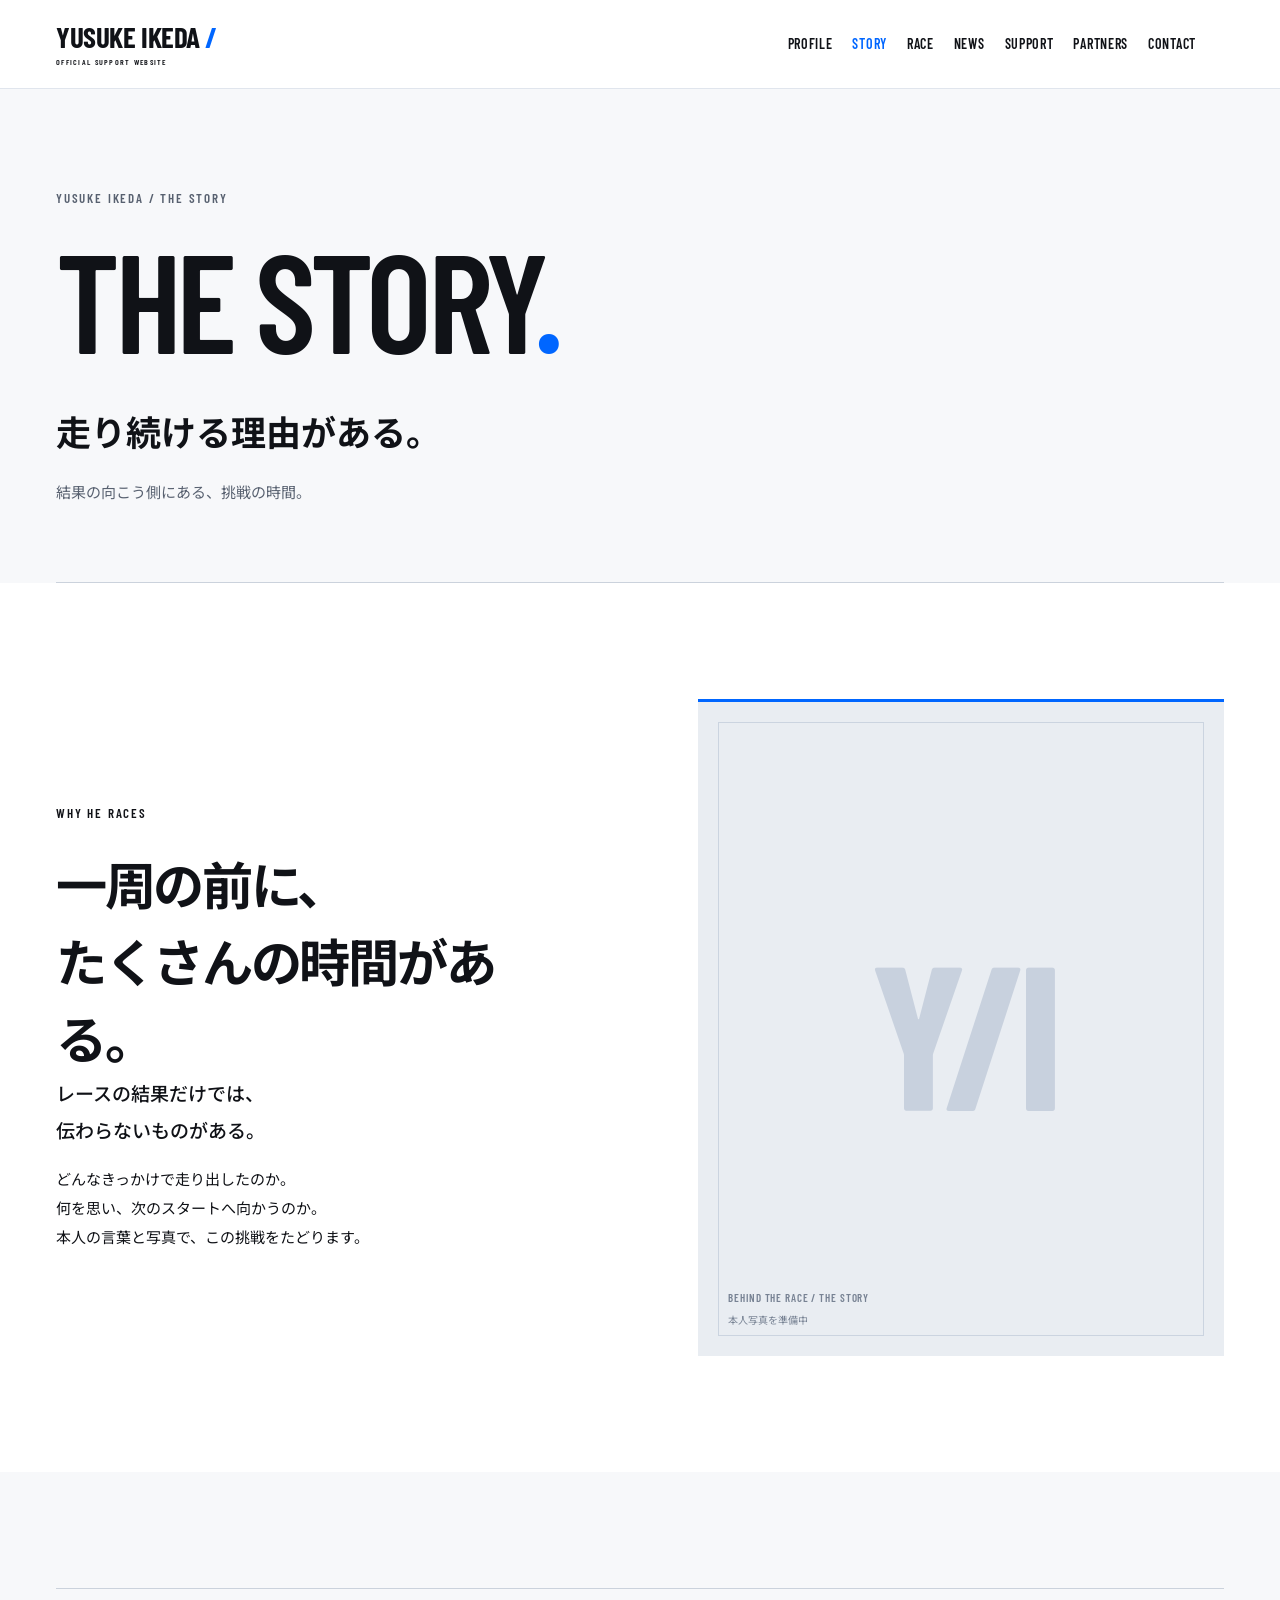
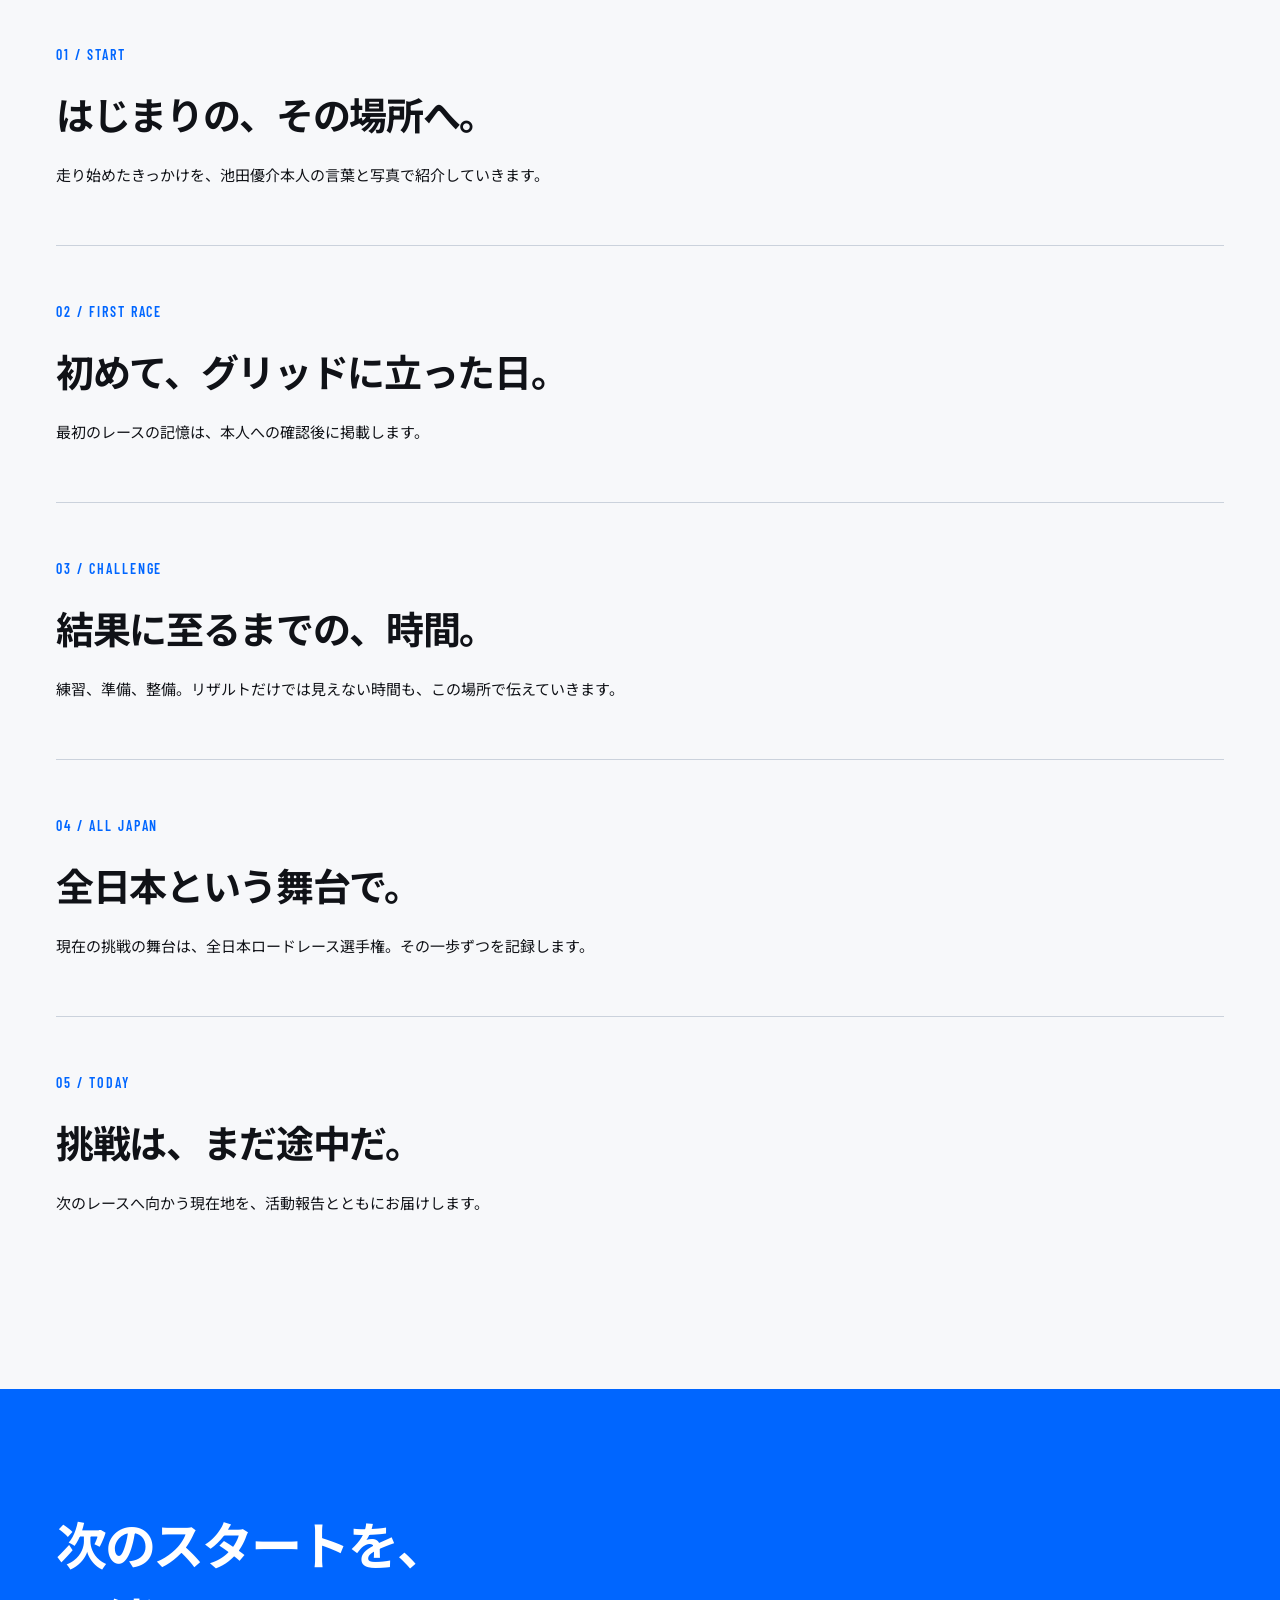
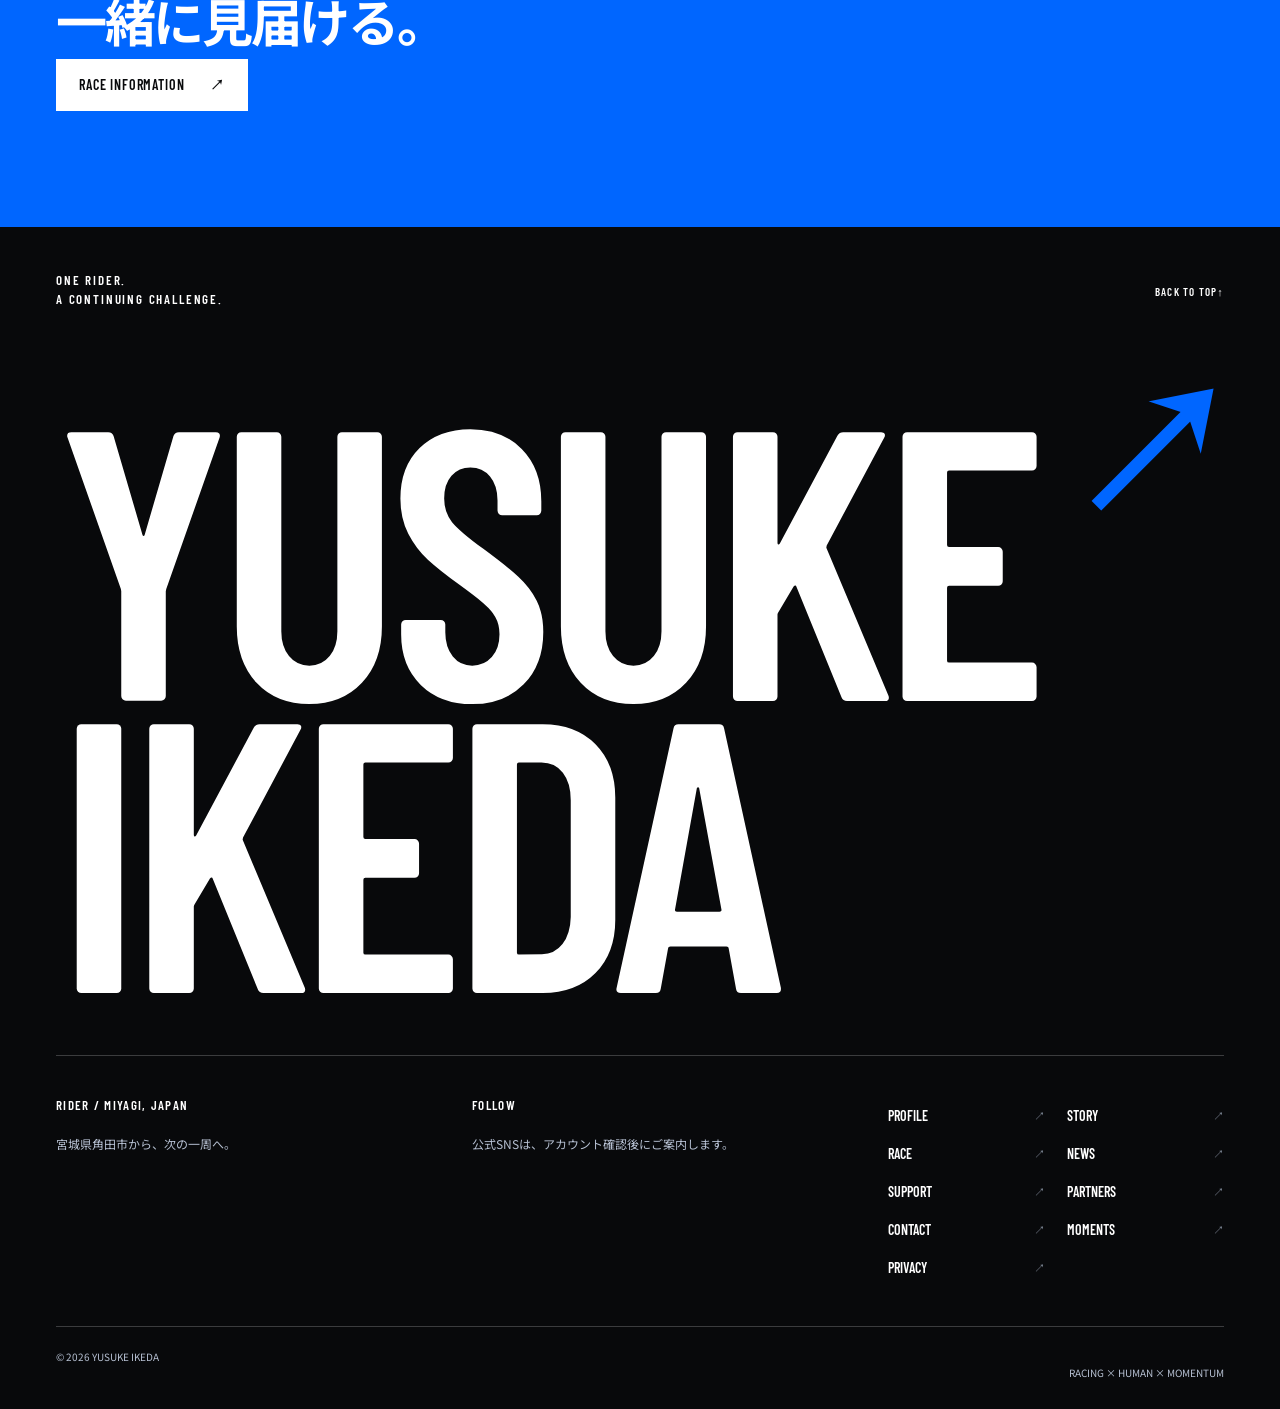
<file: story.html>
<!doctype html>
<html lang="ja">
  <head>
    <meta charset="utf-8" />
    <meta name="viewport" content="width=device-width, initial-scale=1" />
    <meta
      http-equiv="Content-Security-Policy"
      content="default-src 'none'; script-src 'self' 'sha256-urq+pBymZwBl5/9x4r2jRrwoYUBuiwGpOOlJb7ERICY='; style-src 'self'; img-src 'self'; font-src 'self'; connect-src 'self'; frame-src https://docs.google.com; object-src 'none'; base-uri 'none'; form-action 'none'"
    />
    <meta name="referrer" content="strict-origin-when-cross-origin" />
    <meta name="theme-color" content="#0066ff" />

    <title>ストーリー | 池田優介</title>
    <meta
      name="description"
      content="なぜ走るのか。レースの結果だけでは伝わらない、池田優介の挑戦の道のりを本人の言葉と写真で紹介します。"
    />
    <link rel="canonical" href="https://yusukeracing.github.io/story.html" />
    <meta property="og:type" content="website" />
    <meta property="og:locale" content="ja_JP" />
    <meta property="og:site_name" content="YUSUKE IKEDA" />
    <meta property="og:title" content="ストーリー | 池田優介" />
    <meta
      property="og:description"
      content="なぜ走るのか。レースの結果だけでは伝わらない、池田優介の挑戦の道のりを本人の言葉と写真で紹介します。"
    />
    <meta
      property="og:url"
      content="https://yusukeracing.github.io/story.html"
    />
    <meta
      property="og:image"
      content="https://yusukeracing.github.io/images/ogp.png"
    />
    <meta property="og:image:width" content="1200" />
    <meta property="og:image:height" content="630" />
    <meta
      property="og:image:alt"
      content="YUSUKE IKEDA — 挑戦は、まだ途中だ。"
    />
    <meta name="twitter:card" content="summary_large_image" />
    <link rel="icon" href="assets/icons/favicon.svg" type="image/svg+xml" />
    <link rel="manifest" href="manifest.webmanifest" />
    <link
      rel="stylesheet"
      href="css/fonts.css" integrity="sha384-M4FCCUMuwqMFpcg2qVveGREN0DG2mDney9oqWV2HavNT6iIV7Q2JhZehqtFm385J" crossorigin="anonymous">
    <link
      rel="stylesheet"
      href="css/style.css" integrity="sha384-WNfUIK4I7iUoinzLm3R4uUtMIglf1hgsyBEQRDjJHtcSNhbGIQCCKJo7SyUWSXtl" crossorigin="anonymous">
    <script type="application/ld+json" id="page-schema">
      {
        "@context": "https://schema.org",
        "@graph": [
          {
            "@type": "WebSite",
            "@id": "https://yusukeracing.github.io/#website",
            "name": "YUSUKE IKEDA Official Support Website",
            "url": "https://yusukeracing.github.io/",
            "inLanguage": "ja"
          },
          {
            "@type": "WebPage",
            "@id": "https://yusukeracing.github.io/story.html#webpage",
            "name": "ストーリー | 池田優介",
            "url": "https://yusukeracing.github.io/story.html",
            "inLanguage": "ja",
            "isPartOf": {
              "@id": "https://yusukeracing.github.io/#website"
            }
          },
          {
            "@type": "BreadcrumbList",
            "itemListElement": [
              {
                "@type": "ListItem",
                "position": 1,
                "name": "HOME",
                "item": "https://yusukeracing.github.io/"
              },
              {
                "@type": "ListItem",
                "position": 2,
                "name": "ストーリー",
                "item": "https://yusukeracing.github.io/story.html"
              }
            ]
          }
        ]
      }
    </script>
    <script
      type="module"
      src="js/main.js" integrity="sha384-cQ9y4y1orejxgtLsnfwsRut2rXqWlIi4MG6sSlUP4Z4KmhRB/ctcbtIbIeBwlf97" crossorigin="anonymous"></script>
  </head>
  <body data-page="story">
    <a class="skip-link" href="#main">本文へスキップ</a>
    <!-- HEADER -->
    <header class="site-header">
      <div class="header-inner container">
        <a class="brand" href="index.html" aria-label="YUSUKE IKEDA ホーム"
          ><span class="brand-name"
            >YUSUKE IKEDA<span class="brand-slash" aria-hidden="true"
              >/</span
            ></span
          ><span class="brand-caption">OFFICIAL SUPPORT WEBSITE</span></a
        >
        <nav
          class="primary-nav"
          id="site-nav"
          aria-label="メインナビゲーション"
        >
          <a class="nav-link" href="profile.html"
            >PROFILE<span aria-hidden="true">↗</span></a
          ><a class="nav-link" href="story.html" aria-current="page"
            >STORY<span aria-hidden="true">↗</span></a
          ><a class="nav-link" href="race.html"
            >RACE<span aria-hidden="true">↗</span></a
          ><a class="nav-link" href="news.html"
            >NEWS<span aria-hidden="true">↗</span></a
          ><a class="nav-link" href="support.html"
            >SUPPORT<span aria-hidden="true">↗</span></a
          ><a class="nav-link" href="sponsor.html"
            >PARTNERS<span aria-hidden="true">↗</span></a
          ><a class="nav-link" href="contact.html"
            >CONTACT<span aria-hidden="true">↗</span></a
          >
        </nav>
        <div class="header-tools">
          <div
            class="social-links compact"
            data-social
            data-social-compact
            aria-label="公式SNS"
          ></div>
          <button
            class="menu-toggle"
            type="button"
            data-menu-toggle
            aria-controls="site-nav"
            aria-expanded="false"
          >
            <span>MENU</span
            ><span class="menu-toggle-symbol" aria-hidden="true">＋</span>
          </button>
        </div>
      </div>
    </header>
    <main id="main" tabindex="-1">
      <section class="page-hero container">
        <p class="page-label">YUSUKE IKEDA / THE STORY</p>
        <h1 class="page-title">THE STORY<span class="accent-dot">.</span></h1>
        <p class="page-lead">走り続ける理由がある。</p>
        <p class="page-description">結果の向こう側にある、挑戦の時間。</p>
      </section>
      <!-- THE STORY -->
      <section class="section theme-white">
        <div class="container split">
          <div>
            <p class="eyebrow">WHY HE RACES</p>
            <h2 class="section-title">
              一周の前に、<br />たくさんの時間がある。
            </h2>
            <p class="lead">
              レースの結果だけでは、<br />伝わらないものがある。
            </p>
            <p>
              どんなきっかけで走り出したのか。<br />何を思い、次のスタートへ向かうのか。<br />本人の言葉と写真で、この挑戦をたどります。
            </p>
          </div>
          <div data-photo="story" data-story-photo>
            <figure class="photo-placeholder photo-placeholder--portrait">
              <span class="photo-placeholder-mark" aria-hidden="true"
                >Y<span>/</span>I</span
              >
              <figcaption class="photo-placeholder-caption">
                <span>BEHIND THE RACE / THE STORY</span
                ><small>本人写真を準備中</small>
              </figcaption>
            </figure>
          </div>
        </div>
      </section>
      <section class="section theme-off">
        <div class="container story-chapters" data-story>
          <article class="story-chapter" id="chapter-1">
            <p class="eyebrow">01 / START</p>
            <div>
              <h2>はじまり。</h2>
              <p>走り始めたきっかけ。その原点から、物語をたどります。</p>
              <p class="caption-note">本人の言葉は確認後に掲載します。</p>
            </div>
          </article>
          <article class="story-chapter" id="chapter-2">
            <p class="eyebrow">02 / FIRST RACE</p>
            <div>
              <h2>初めてのスタート。</h2>
              <p>レースに踏み出した日のことを、本人の記憶とともに。</p>
              <p class="caption-note">本人の言葉は確認後に掲載します。</p>
            </div>
          </article>
          <article class="story-chapter" id="chapter-3">
            <p class="eyebrow">03 / CHALLENGE</p>
            <div>
              <h2>積み重ねる日々。</h2>
              <p>練習、準備、そして次の一周へ向かう時間。</p>
              <p class="caption-note">本人の言葉は確認後に掲載します。</p>
            </div>
          </article>
          <article class="story-chapter" id="chapter-4">
            <p class="eyebrow">04 / ALL JAPAN</p>
            <div>
              <h2>全日本という舞台。</h2>
              <p>いま挑戦している舞台と、その先に見据えるもの。</p>
              <p class="caption-note">本人の言葉は確認後に掲載します。</p>
            </div>
          </article>
          <article class="story-chapter" id="chapter-5">
            <p class="eyebrow">05 / TODAY</p>
            <div>
              <h2>そして、いま。</h2>
              <p>これからも続く挑戦の現在地を届けます。</p>
              <p class="caption-note">本人の言葉は確認後に掲載します。</p>
            </div>
          </article>
        </div>
      </section>
      <section class="section theme-blue">
        <div class="container contact-band-inner">
          <h2 class="section-title">次のスタートを、<br />一緒に見届ける。</h2>
          <a class="button button--light" href="race.html"
            >RACE INFORMATION<span aria-hidden="true">↗</span></a
          >
        </div>
      </section>
    </main>
    <!-- FOOTER -->
    <footer class="site-footer">
      <div class="container">
        <div class="footer-top">
          <p class="eyebrow">ONE RIDER.<br />A CONTINUING CHALLENGE.</p>
          <a class="back-top" href="#main"
            >BACK TO TOP <span aria-hidden="true">↑</span></a
          >
        </div>
        <a
          class="footer-wordmark"
          href="index.html"
          aria-label="YUSUKE IKEDA ホーム"
          >YUSUKE<br />IKEDA<span aria-hidden="true">↗</span></a
        >
        <div class="footer-grid">
          <div>
            <p class="footer-label">RIDER / MIYAGI, JAPAN</p>
            <p>宮城県角田市から、次の一周へ。</p>
          </div>
          <div>
            <p class="footer-label">FOLLOW</p>
            <div class="social-links" data-social aria-label="公式SNS"></div>
          </div>
          <nav class="footer-nav" aria-label="フッターナビゲーション">
            <a class="footer-nav-link" href="profile.html"
              >PROFILE<span aria-hidden="true">↗</span></a
            ><a class="footer-nav-link" href="story.html"
              >STORY<span aria-hidden="true">↗</span></a
            ><a class="footer-nav-link" href="race.html"
              >RACE<span aria-hidden="true">↗</span></a
            ><a class="footer-nav-link" href="news.html"
              >NEWS<span aria-hidden="true">↗</span></a
            ><a class="footer-nav-link" href="support.html"
              >SUPPORT<span aria-hidden="true">↗</span></a
            ><a class="footer-nav-link" href="sponsor.html"
              >PARTNERS<span aria-hidden="true">↗</span></a
            ><a class="footer-nav-link" href="contact.html"
              >CONTACT<span aria-hidden="true">↗</span></a
            ><a class="footer-nav-link" href="gallery.html"
              >MOMENTS<span aria-hidden="true">↗</span></a
            ><a class="footer-nav-link" href="privacy.html"
              >PRIVACY<span aria-hidden="true">↗</span></a
            >
          </nav>
        </div>
        <div class="footer-meta">
          <p>© <span data-year>2026</span> YUSUKE IKEDA</p>
          <p>RACING × HUMAN × MOMENTUM</p>
        </div>
      </div>
    </footer>
    <noscript
      ><div class="noscript-notice">
        JavaScriptが無効なため、最新ニュース・レース情報は読み込めません。プロフィールや応援のご案内、各ページへの移動はご利用いただけます。
      </div></noscript
    >
  </body>
</html>
</file>
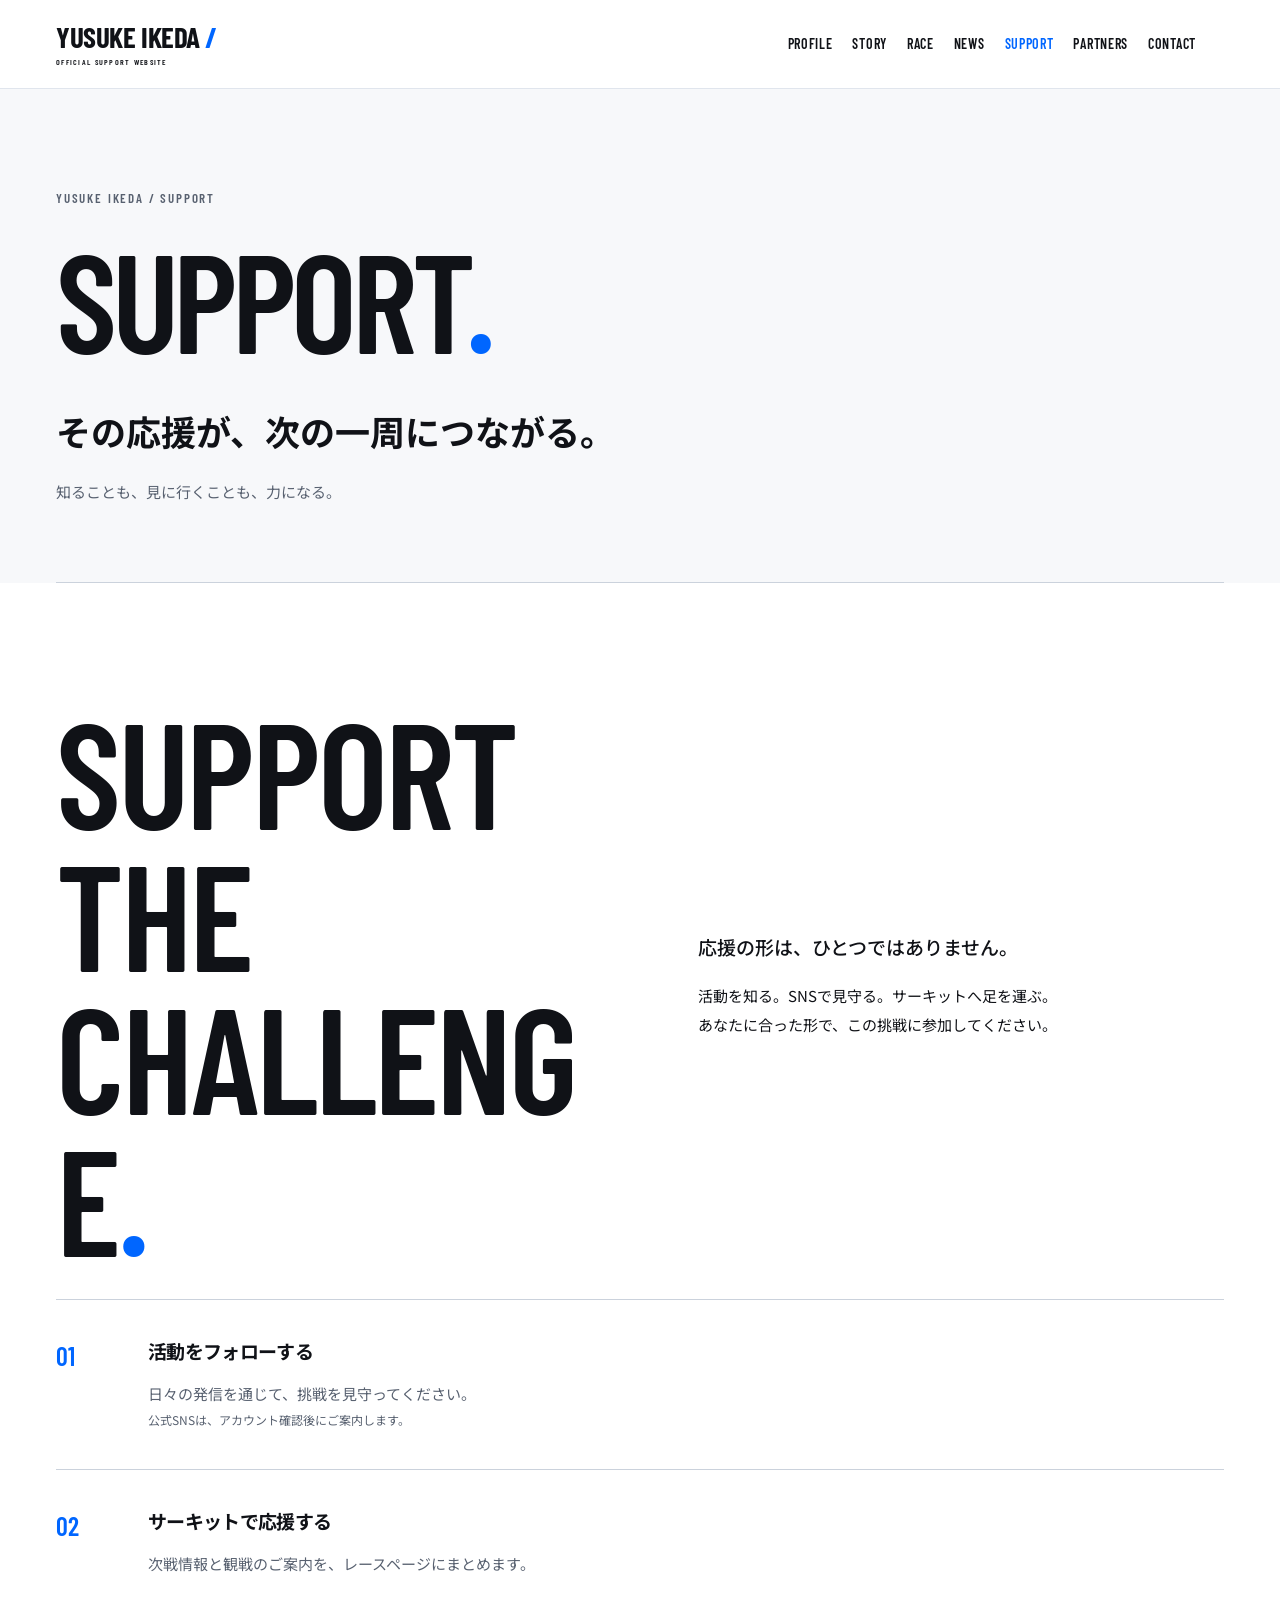
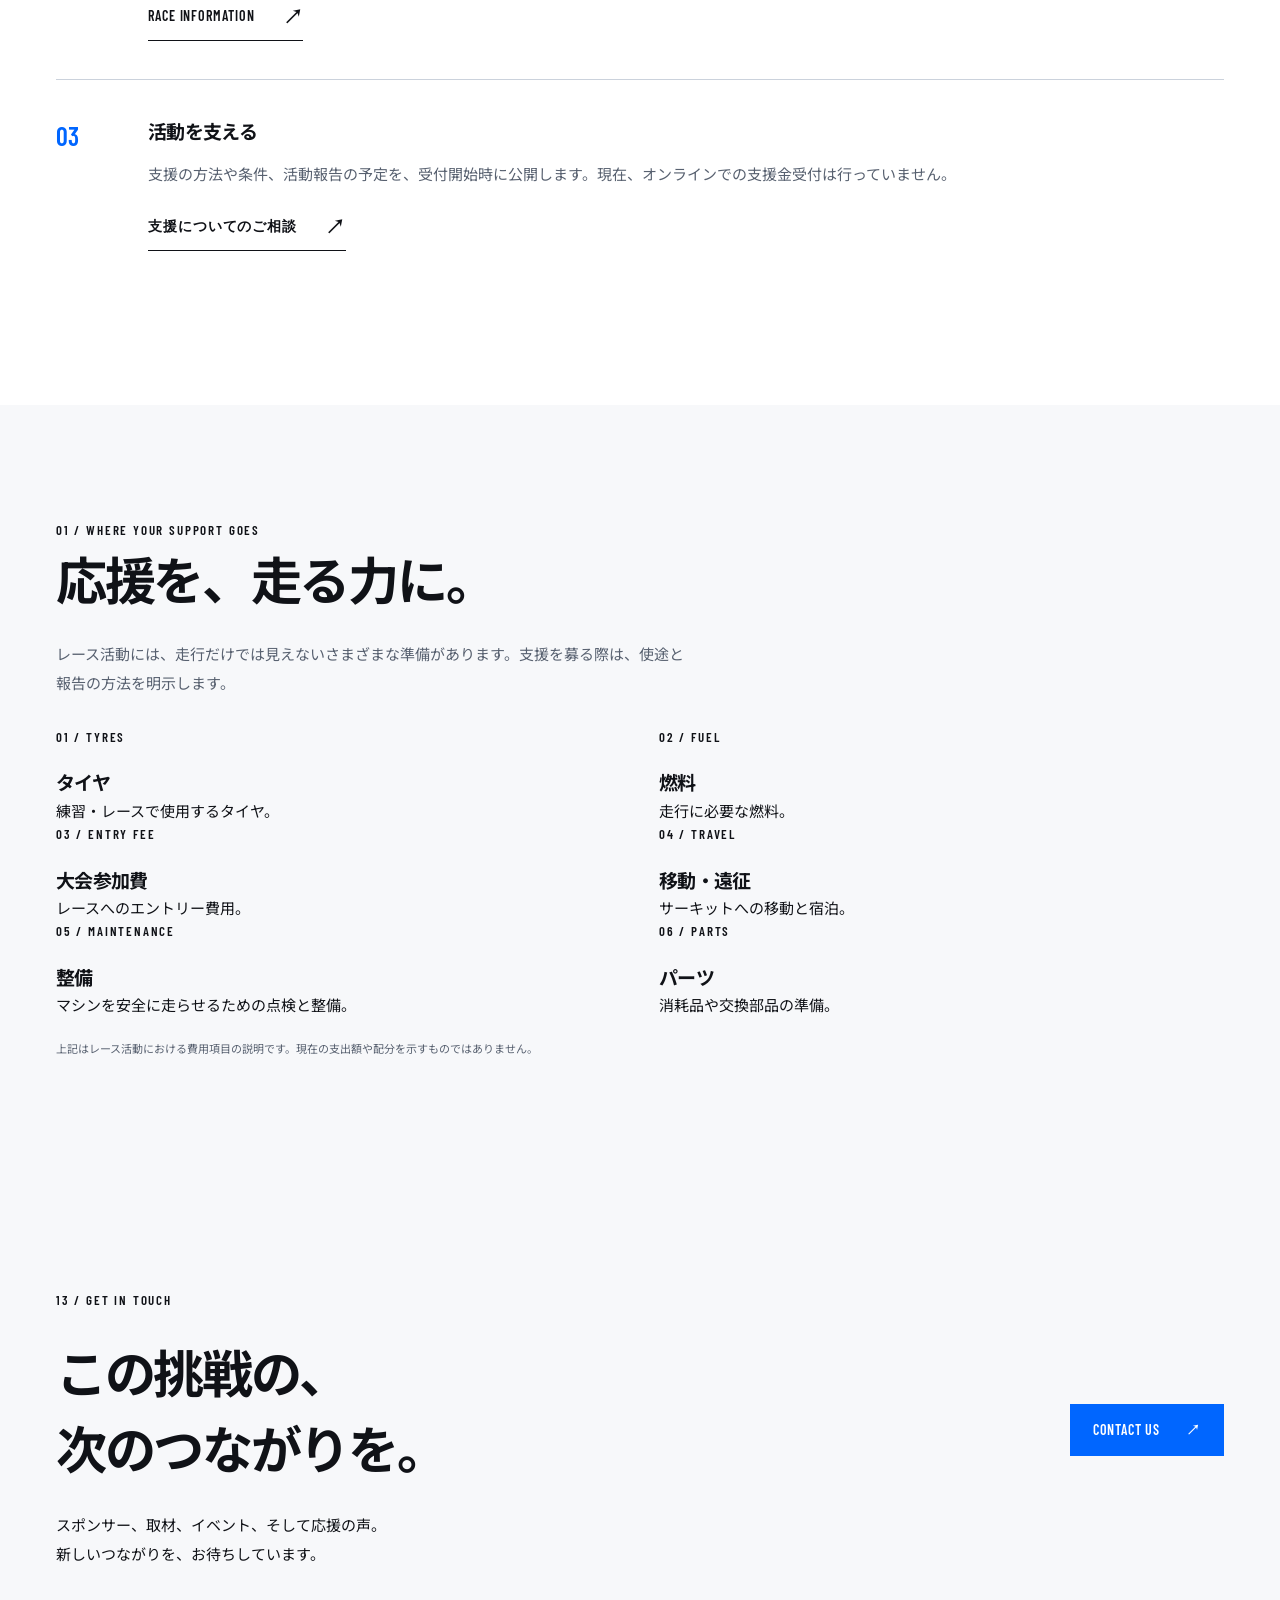
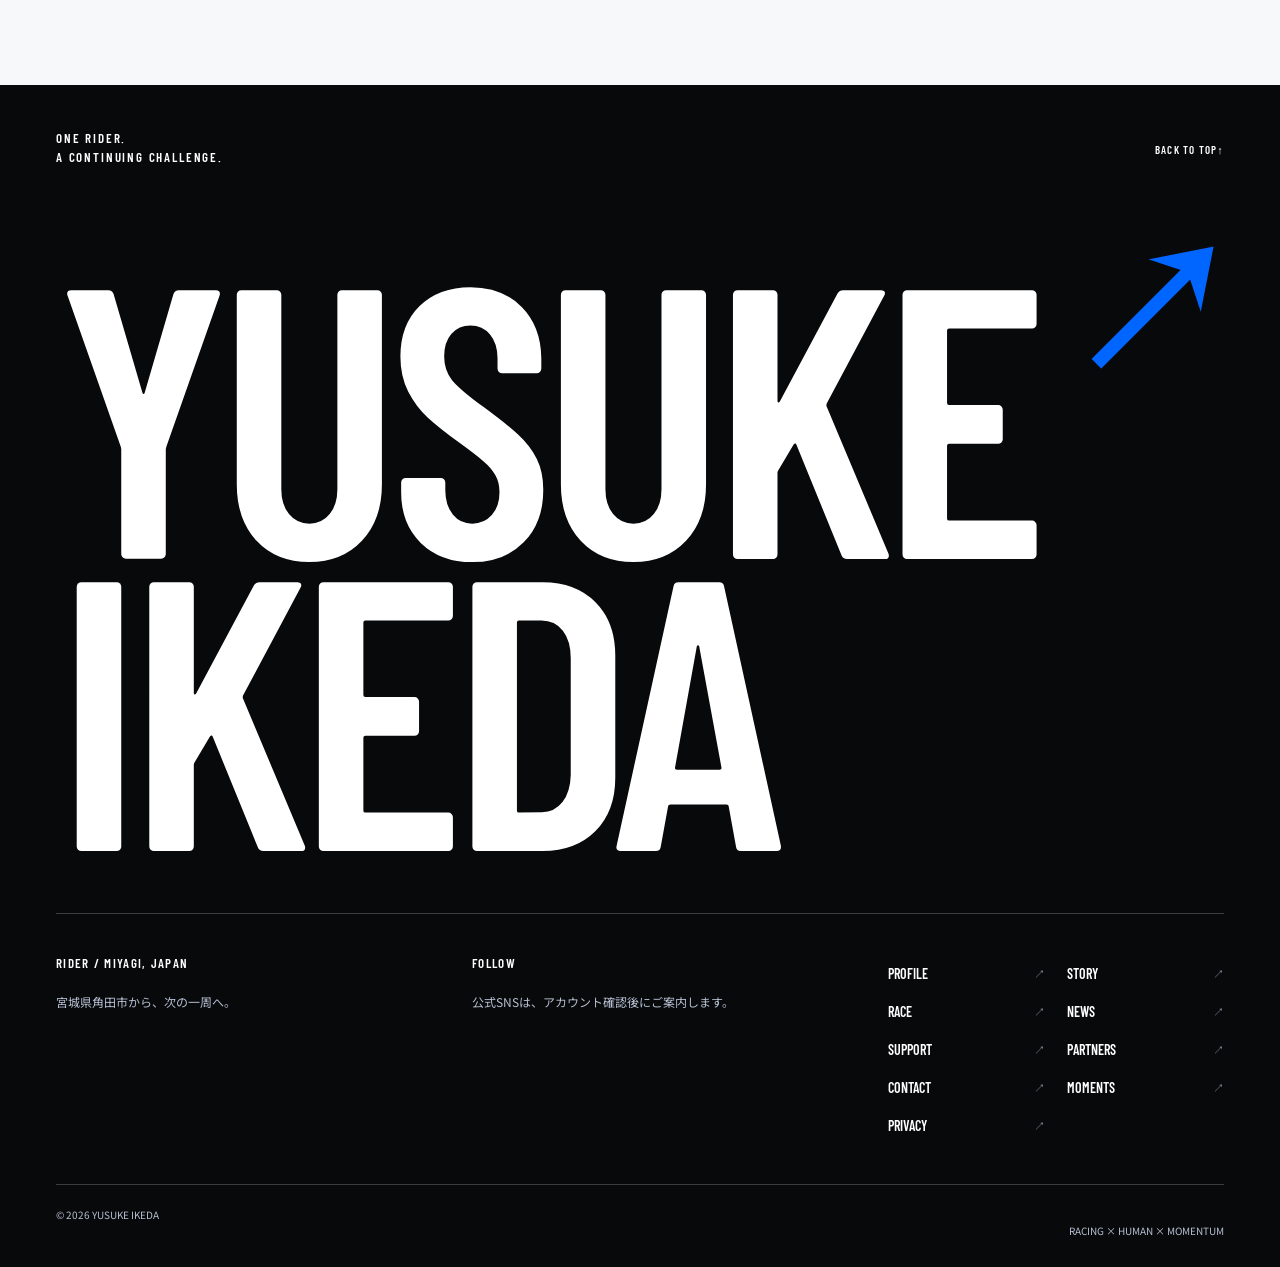
<file: support.html>
<!doctype html>
<html lang="ja">
  <head>
    <meta charset="utf-8" />
    <meta name="viewport" content="width=device-width, initial-scale=1" />
    <meta
      http-equiv="Content-Security-Policy"
      content="default-src 'none'; script-src 'self' 'sha256-76v4y7q4xhwsqftvF39iqeU91UFlClXUmfCECU7lMq4='; style-src 'self'; img-src 'self'; font-src 'self'; connect-src 'self'; frame-src https://docs.google.com; object-src 'none'; base-uri 'none'; form-action 'none'"
    />
    <meta name="referrer" content="strict-origin-when-cross-origin" />
    <meta name="theme-color" content="#0066ff" />

    <title>個人サポート | 池田優介</title>
    <meta
      name="description"
      content="その応援が、次の一周につながる。池田優介をフォローする、観戦する、活動を支える方法。"
    />
    <link rel="canonical" href="https://yusukeracing.github.io/support.html" />
    <meta property="og:type" content="website" />
    <meta property="og:locale" content="ja_JP" />
    <meta property="og:site_name" content="YUSUKE IKEDA" />
    <meta property="og:title" content="個人サポート | 池田優介" />
    <meta
      property="og:description"
      content="その応援が、次の一周につながる。池田優介をフォローする、観戦する、活動を支える方法。"
    />
    <meta
      property="og:url"
      content="https://yusukeracing.github.io/support.html"
    />
    <meta
      property="og:image"
      content="https://yusukeracing.github.io/images/ogp.png"
    />
    <meta property="og:image:width" content="1200" />
    <meta property="og:image:height" content="630" />
    <meta
      property="og:image:alt"
      content="YUSUKE IKEDA — 挑戦は、まだ途中だ。"
    />
    <meta name="twitter:card" content="summary_large_image" />
    <link rel="icon" href="assets/icons/favicon.svg" type="image/svg+xml" />
    <link rel="manifest" href="manifest.webmanifest" />
    <link
      rel="stylesheet"
      href="css/fonts.css" integrity="sha384-M4FCCUMuwqMFpcg2qVveGREN0DG2mDney9oqWV2HavNT6iIV7Q2JhZehqtFm385J" crossorigin="anonymous">
    <link
      rel="stylesheet"
      href="css/style.css" integrity="sha384-WNfUIK4I7iUoinzLm3R4uUtMIglf1hgsyBEQRDjJHtcSNhbGIQCCKJo7SyUWSXtl" crossorigin="anonymous">
    <script type="application/ld+json" id="page-schema">
      {
        "@context": "https://schema.org",
        "@graph": [
          {
            "@type": "WebSite",
            "@id": "https://yusukeracing.github.io/#website",
            "name": "YUSUKE IKEDA Official Support Website",
            "url": "https://yusukeracing.github.io/",
            "inLanguage": "ja"
          },
          {
            "@type": "WebPage",
            "@id": "https://yusukeracing.github.io/support.html#webpage",
            "name": "個人サポート | 池田優介",
            "url": "https://yusukeracing.github.io/support.html",
            "inLanguage": "ja",
            "isPartOf": {
              "@id": "https://yusukeracing.github.io/#website"
            }
          },
          {
            "@type": "BreadcrumbList",
            "itemListElement": [
              {
                "@type": "ListItem",
                "position": 1,
                "name": "HOME",
                "item": "https://yusukeracing.github.io/"
              },
              {
                "@type": "ListItem",
                "position": 2,
                "name": "個人サポート",
                "item": "https://yusukeracing.github.io/support.html"
              }
            ]
          }
        ]
      }
    </script>
    <script
      type="module"
      src="js/main.js" integrity="sha384-cQ9y4y1orejxgtLsnfwsRut2rXqWlIi4MG6sSlUP4Z4KmhRB/ctcbtIbIeBwlf97" crossorigin="anonymous"></script>
  </head>
  <body data-page="support">
    <a class="skip-link" href="#main">本文へスキップ</a>
    <!-- HEADER -->
    <header class="site-header">
      <div class="header-inner container">
        <a class="brand" href="index.html" aria-label="YUSUKE IKEDA ホーム"
          ><span class="brand-name"
            >YUSUKE IKEDA<span class="brand-slash" aria-hidden="true"
              >/</span
            ></span
          ><span class="brand-caption">OFFICIAL SUPPORT WEBSITE</span></a
        >
        <nav
          class="primary-nav"
          id="site-nav"
          aria-label="メインナビゲーション"
        >
          <a class="nav-link" href="profile.html"
            >PROFILE<span aria-hidden="true">↗</span></a
          ><a class="nav-link" href="story.html"
            >STORY<span aria-hidden="true">↗</span></a
          ><a class="nav-link" href="race.html"
            >RACE<span aria-hidden="true">↗</span></a
          ><a class="nav-link" href="news.html"
            >NEWS<span aria-hidden="true">↗</span></a
          ><a class="nav-link" href="support.html" aria-current="page"
            >SUPPORT<span aria-hidden="true">↗</span></a
          ><a class="nav-link" href="sponsor.html"
            >PARTNERS<span aria-hidden="true">↗</span></a
          ><a class="nav-link" href="contact.html"
            >CONTACT<span aria-hidden="true">↗</span></a
          >
        </nav>
        <div class="header-tools">
          <div
            class="social-links compact"
            data-social
            data-social-compact
            aria-label="公式SNS"
          ></div>
          <button
            class="menu-toggle"
            type="button"
            data-menu-toggle
            aria-controls="site-nav"
            aria-expanded="false"
          >
            <span>MENU</span
            ><span class="menu-toggle-symbol" aria-hidden="true">＋</span>
          </button>
        </div>
      </div>
    </header>
    <main id="main" tabindex="-1">
      <section class="page-hero container">
        <p class="page-label">YUSUKE IKEDA / SUPPORT</p>
        <h1 class="page-title">SUPPORT<span class="accent-dot">.</span></h1>
        <p class="page-lead">その応援が、次の一周につながる。</p>
        <p class="page-description">知ることも、見に行くことも、力になる。</p>
      </section>
      <!-- SUPPORT -->
      <section class="section theme-white">
        <div class="container">
          <div class="split">
            <h2 class="display-title display-title--latin">
              SUPPORT<br />THE CHALLENGE<span class="accent-dot">.</span>
            </h2>
            <div>
              <p class="lead">応援の形は、ひとつではありません。</p>
              <p>
                活動を知る。SNSで見守る。サーキットへ足を運ぶ。<br />あなたに合った形で、この挑戦に参加してください。
              </p>
            </div>
          </div>
          <ol class="editorial-list">
            <li>
              <span>01</span>
              <div>
                <h3>活動をフォローする</h3>
                <p>日々の発信を通じて、挑戦を見守ってください。</p>
                <div
                  class="social-links"
                  data-social
                  aria-label="公式SNS"
                ></div>
              </div>
            </li>
            <li>
              <span>02</span>
              <div>
                <h3>サーキットで応援する</h3>
                <p>次戦情報と観戦のご案内を、レースページにまとめます。</p>
                <a class="text-link" href="race.html"
                  >RACE INFORMATION<span aria-hidden="true">↗</span></a
                >
              </div>
            </li>
            <li>
              <span>03</span>
              <div>
                <h3>活動を支える</h3>
                <p>
                  支援の方法や条件、活動報告の予定を、受付開始時に公開します。現在、オンラインでの支援金受付は行っていません。
                </p>
                <a class="text-link" href="contact.html"
                  >支援についてのご相談<span aria-hidden="true">↗</span></a
                >
              </div>
            </li>
          </ol>
        </div>
      </section>
      <section class="section theme-off">
        <div class="container">
          <div class="section-topline">
            <div class="section-heading">
              <p class="eyebrow"><span>01</span> / WHERE YOUR SUPPORT GOES</p>
              <h2 class="section-title">応援を、走る力に。</h2>
              <p class="section-copy">
                レース活動には、走行だけでは見えないさまざまな準備があります。支援を募る際は、使途と報告の方法を明示します。
              </p>
            </div>
          </div>
          <div class="support-purpose-grid">
            <article>
              <p class="eyebrow">01 / TYRES</p>
              <h3>タイヤ</h3>
              <p>練習・レースで使用するタイヤ。</p>
            </article>
            <article>
              <p class="eyebrow">02 / FUEL</p>
              <h3>燃料</h3>
              <p>走行に必要な燃料。</p>
            </article>
            <article>
              <p class="eyebrow">03 / ENTRY FEE</p>
              <h3>大会参加費</h3>
              <p>レースへのエントリー費用。</p>
            </article>
            <article>
              <p class="eyebrow">04 / TRAVEL</p>
              <h3>移動・遠征</h3>
              <p>サーキットへの移動と宿泊。</p>
            </article>
            <article>
              <p class="eyebrow">05 / MAINTENANCE</p>
              <h3>整備</h3>
              <p>マシンを安全に走らせるための点検と整備。</p>
            </article>
            <article>
              <p class="eyebrow">06 / PARTS</p>
              <h3>パーツ</h3>
              <p>消耗品や交換部品の準備。</p>
            </article>
          </div>
          <p class="caption-note">
            上記はレース活動における費用項目の説明です。現在の支出額や配分を示すものではありません。
          </p>
        </div>
      </section>
      <!-- CONTACT -->
      <section class="section theme-off contact-band">
        <div class="container contact-band-inner">
          <div>
            <div class="section-heading">
              <p class="eyebrow"><span>13</span> / GET IN TOUCH</p>
              <h2 class="section-title">この挑戦の、<br />次のつながりを。</h2>
            </div>
            <p>
              スポンサー、取材、イベント、そして応援の声。<br />新しいつながりを、お待ちしています。
            </p>
          </div>
          <a class="button button--primary" href="contact.html"
            >CONTACT US<span aria-hidden="true">↗</span></a
          >
        </div>
      </section>
    </main>
    <!-- FOOTER -->
    <footer class="site-footer">
      <div class="container">
        <div class="footer-top">
          <p class="eyebrow">ONE RIDER.<br />A CONTINUING CHALLENGE.</p>
          <a class="back-top" href="#main"
            >BACK TO TOP <span aria-hidden="true">↑</span></a
          >
        </div>
        <a
          class="footer-wordmark"
          href="index.html"
          aria-label="YUSUKE IKEDA ホーム"
          >YUSUKE<br />IKEDA<span aria-hidden="true">↗</span></a
        >
        <div class="footer-grid">
          <div>
            <p class="footer-label">RIDER / MIYAGI, JAPAN</p>
            <p>宮城県角田市から、次の一周へ。</p>
          </div>
          <div>
            <p class="footer-label">FOLLOW</p>
            <div class="social-links" data-social aria-label="公式SNS"></div>
          </div>
          <nav class="footer-nav" aria-label="フッターナビゲーション">
            <a class="footer-nav-link" href="profile.html"
              >PROFILE<span aria-hidden="true">↗</span></a
            ><a class="footer-nav-link" href="story.html"
              >STORY<span aria-hidden="true">↗</span></a
            ><a class="footer-nav-link" href="race.html"
              >RACE<span aria-hidden="true">↗</span></a
            ><a class="footer-nav-link" href="news.html"
              >NEWS<span aria-hidden="true">↗</span></a
            ><a class="footer-nav-link" href="support.html"
              >SUPPORT<span aria-hidden="true">↗</span></a
            ><a class="footer-nav-link" href="sponsor.html"
              >PARTNERS<span aria-hidden="true">↗</span></a
            ><a class="footer-nav-link" href="contact.html"
              >CONTACT<span aria-hidden="true">↗</span></a
            ><a class="footer-nav-link" href="gallery.html"
              >MOMENTS<span aria-hidden="true">↗</span></a
            ><a class="footer-nav-link" href="privacy.html"
              >PRIVACY<span aria-hidden="true">↗</span></a
            >
          </nav>
        </div>
        <div class="footer-meta">
          <p>© <span data-year>2026</span> YUSUKE IKEDA</p>
          <p>RACING × HUMAN × MOMENTUM</p>
        </div>
      </div>
    </footer>
    <noscript
      ><div class="noscript-notice">
        JavaScriptが無効なため、最新ニュース・レース情報は読み込めません。プロフィールや応援のご案内、各ページへの移動はご利用いただけます。
      </div></noscript
    >
  </body>
</html>
</file>
<file: css/fonts.css>
/* Locally hosted fonts. Barlow Condensed / Noto Sans JP: SIL Open Font License 1.1.
   Download sources and npm SHA-512 integrity recorded in assets/fonts/SOURCES.json.
   Japanese Unicode ranges keep browser downloads limited to glyphs actually used. */

/* LATIN / BRAND TYPE — 600 */
@font-face {
  font-family: 'Barlow Condensed';
  font-style: normal;
  font-display: swap;
  font-weight: 600;
  src: url('../assets/fonts/barlow-condensed-latin-600-normal.woff2') format('woff2');
}

/* LATIN / BRAND TYPE — 700 */
@font-face {
  font-family: 'Barlow Condensed';
  font-style: normal;
  font-display: swap;
  font-weight: 700;
  src: url('../assets/fonts/barlow-condensed-latin-700-normal.woff2') format('woff2');
}

/* LATIN / BRAND TYPE — 800 */
@font-face {
  font-family: 'Barlow Condensed';
  font-style: normal;
  font-display: swap;
  font-weight: 800;
  src: url('../assets/fonts/barlow-condensed-latin-800-normal.woff2') format('woff2');
}

/* noto-sans-jp-[0]-wght-normal */
@font-face {
  font-family: 'Noto Sans JP';
  font-style: normal;
  font-display: swap;
  font-weight: 100 900;
  src: url(../assets/fonts/noto-sans-jp-0-wght-normal.woff2) format('woff2');
  unicode-range: U+25ee8,U+25f23,U+25f5c,U+25fd4,U+25fe0,U+25ffb,U+2600c,U+26017,U+26060,U+260ed,U+26222,U+2626a,U+26270,U+26286,U+2634c,U+26402,U+2667e,U+266b0,U+2671d,U+268dd,U+268ea,U+26951,U+2696f,U+26999,U+269dd,U+26a1e,U+26a58,U+26a8c,U+26ab7,U+26aff,U+26c29,U+26c73,U+26c9e,U+26cdd,U+26e40,U+26e65,U+26f94,U+26ff6-26ff8,U+270f4,U+2710d,U+27139,U+273da-273db,U+273fe,U+27410,U+27449,U+27614-27615,U+27631,U+27684,U+27693,U+2770e,U+27723,U+27752,U+278b2,U+27985,U+279b4,U+27a84,U+27bb3,U+27bbe,U+27bc7,U+27c3c,U+27cb8,U+27d73,U+27da0,U+27e10,U+27eaf,U+27fb7,U+2808a,U+280bb,U+28277,U+28282,U+282f3,U+283cd,U+2840c,U+28455,U+284dc,U+2856b,U+285c8-285c9,U+286d7,U+286fa,U+28946,U+28949,U+2896b,U+28987-28988,U+289ba-289bb,U+28a1e,U+28a29,U+28a43,U+28a71,U+28a99,U+28acd,U+28add,U+28ae4,U+28bc1,U+28bef,U+28cdd,U+28d10,U+28d71,U+28dfb,U+28e0f,U+28e17,U+28e1f,U+28e36,U+28e89,U+28eeb,U+28ef6,U+28f32,U+28ff8,U+292a0,U+292b1,U+29490,U+295cf,U+2967f,U+296f0,U+29719,U+29750,U+29810,U+298c6,U+29a72,U+29d4b,U+29ddb,U+29e15,U+29e3d,U+29e49,U+29e8a,U+29ec4,U+29edb,U+29ee9,U+29fce,U+29fd7,U+2a01a,U+2a02f,U+2a082,U+2a0f9,U+2a190,U+2a2b2,U+2a38c,U+2a437,U+2a5f1,U+2a602,U+2a61a,U+2a6b2,U+2a9e6,U+2b746,U+2b751,U+2b753,U+2b75a,U+2b75c,U+2b765,U+2b776-2b777,U+2b77c,U+2b782,U+2b789,U+2b78b,U+2b78e,U+2b794,U+2b7ac,U+2b7af,U+2b7bd,U+2b7c9,U+2b7cf,U+2b7d2,U+2b7d8,U+2b7f0,U+2b80d,U+2b817,U+2b81a,U+2d544,U+2e278,U+2e569,U+2e6ea,U+2f804,U+2f80f,U+2f815,U+2f818,U+2f81a,U+2f822,U+2f828,U+2f82c,U+2f833,U+2f83f,U+2f846,U+2f852,U+2f862,U+2f86d,U+2f873,U+2f877,U+2f884,U+2f899-2f89a,U+2f8a6,U+2f8ac,U+2f8b2,U+2f8b6,U+2f8d3,U+2f8db-2f8dc,U+2f8e1,U+2f8e5,U+2f8ea,U+2f8ed,U+2f8fc,U+2f903,U+2f90b,U+2f90f,U+2f91a,U+2f920-2f921,U+2f945,U+2f947,U+2f96c,U+2f995,U+2f9d0,U+2f9de-2f9df,U+2f9f4;
}

/* noto-sans-jp-[1]-wght-normal */
@font-face {
  font-family: 'Noto Sans JP';
  font-style: normal;
  font-display: swap;
  font-weight: 100 900;
  src: url(../assets/fonts/noto-sans-jp-1-wght-normal.woff2) format('woff2');
  unicode-range: U+1f235-1f23b,U+1f240-1f248,U+1f250-1f251,U+2000b,U+20089-2008a,U+200a2,U+200a4,U+200b0,U+200f5,U+20158,U+201a2,U+20213,U+2032b,U+20371,U+20381,U+203f9,U+2044a,U+20509,U+2053f,U+205b1,U+205d6,U+20611,U+20628,U+206ec,U+2074f,U+207c8,U+20807,U+2083a,U+208b9,U+2090e,U+2097c,U+20984,U+2099d,U+20a64,U+20ad3,U+20b1d,U+20b9f,U+20bb7,U+20d45,U+20d58,U+20de1,U+20e64,U+20e6d,U+20e95,U+20f5f,U+21201,U+2123d,U+21255,U+21274,U+2127b,U+212d7,U+212e4,U+212fd,U+2131b,U+21336,U+21344,U+213c4,U+2146d-2146e,U+215d7,U+21647,U+216b4,U+21706,U+21742,U+218bd,U+219c3,U+21a1a,U+21c56,U+21d2d,U+21d45,U+21d62,U+21d78,U+21d92,U+21d9c,U+21da1,U+21db7,U+21de0,U+21e33-21e34,U+21f1e,U+21f76,U+21ffa,U+2217b,U+22218,U+2231e,U+223ad,U+22609,U+226f3,U+2285b,U+228ab,U+2298f,U+22ab8,U+22b46,U+22b4f-22b50,U+22ba6,U+22c1d,U+22c24,U+22de1,U+22e42,U+22feb,U+231b6,U+231c3-231c4,U+231f5,U+23372,U+233cc,U+233d0,U+233d2-233d3,U+233d5,U+233da,U+233df,U+233e4,U+233fe,U+2344a-2344b,U+23451,U+23465,U+234e4,U+2355a,U+23594,U+235c4,U+23638-2363a,U+23647,U+2370c,U+2371c,U+2373f,U+23763-23764,U+237e7,U+237f1,U+237ff,U+23824,U+2383d,U+23a98,U+23c7f,U+23cbe,U+23cfe,U+23d00,U+23d0e,U+23d40,U+23dd3,U+23df9-23dfa,U+23f7e,U+2404b,U+24096,U+24103,U+241c6,U+241fe,U+242ee,U+243bc,U+243d0,U+24629,U+246a5,U+247f1,U+24896,U+248e9,U+24a4d,U+24b56,U+24b6f,U+24c16,U+24d14,U+24e04,U+24e0e,U+24e37,U+24e6a,U+24e8b,U+24ff2,U+2504a,U+25055,U+25122,U+251a9,U+251cd,U+251e5,U+2521e,U+2524c,U+2542e,U+2548e,U+254d9,U+2550e,U+255a7,U+2567f,U+25771,U+257a9,U+257b4,U+25874,U+259c4,U+259cc,U+259d4,U+25ad7,U+25ae3-25ae4,U+25af1,U+25bb2,U+25c4b,U+25c64,U+25da1,U+25e2e,U+25e56,U+25e62,U+25e65,U+25ec2,U+25ed8;
}

/* noto-sans-jp-[2]-wght-normal */
@font-face {
  font-family: 'Noto Sans JP';
  font-style: normal;
  font-display: swap;
  font-weight: 100 900;
  src: url(../assets/fonts/noto-sans-jp-2-wght-normal.woff2) format('woff2');
  unicode-range: U+ffd7,U+ffda-ffdc,U+ffe0-ffe2,U+ffe4,U+ffe6,U+ffe8-ffee,U+1f100-1f10c,U+1f110-1f16c,U+1f170-1f1ac,U+1f200-1f202,U+1f210-1f234;
}

/* noto-sans-jp-[3]-wght-normal */
@font-face {
  font-family: 'Noto Sans JP';
  font-style: normal;
  font-display: swap;
  font-weight: 100 900;
  src: url(../assets/fonts/noto-sans-jp-3-wght-normal.woff2) format('woff2');
  unicode-range: U+fa10,U+fa12-fa6d,U+fb00-fb04,U+fe10-fe19,U+fe30-fe42,U+fe44-fe52,U+fe54-fe66,U+fe68-fe6b,U+ff02,U+ff04,U+ff07,U+ff51,U+ff5b,U+ff5d,U+ff5f-ff60,U+ff66,U+ff69,U+ff87,U+ffa1-ffbe,U+ffc2-ffc7,U+ffca-ffcf,U+ffd2-ffd6;
}

/* noto-sans-jp-[4]-wght-normal */
@font-face {
  font-family: 'Noto Sans JP';
  font-style: normal;
  font-display: swap;
  font-weight: 100 900;
  src: url(../assets/fonts/noto-sans-jp-4-wght-normal.woff2) format('woff2');
  unicode-range: U+f92d-f959,U+f95b-f9f2,U+f9f4-fa0b,U+fa0e-fa0f;
}

/* noto-sans-jp-[5]-wght-normal */
@font-face {
  font-family: 'Noto Sans JP';
  font-style: normal;
  font-display: swap;
  font-weight: 100 900;
  src: url(../assets/fonts/noto-sans-jp-5-wght-normal.woff2) format('woff2');
  unicode-range: U+9e8b-9e8c,U+9e8e-9e8f,U+9e91-9e92,U+9e95-9e96,U+9e98,U+9e9b,U+9e9d-9e9e,U+9ea4-9ea5,U+9ea8-9eaa,U+9eac-9eb0,U+9eb3-9eb5,U+9eb8,U+9ebc-9ebf,U+9ec3,U+9ec6,U+9ec8,U+9ecb-9ecd,U+9ecf-9ed1,U+9ed4-9ed5,U+9ed8,U+9edb-9ee0,U+9ee4-9ee5,U+9ee7-9ee8,U+9eec-9ef2,U+9ef4-9ef9,U+9efb-9eff,U+9f02-9f03,U+9f07-9f09,U+9f0e-9f12,U+9f14-9f17,U+9f19-9f1b,U+9f1f-9f22,U+9f26,U+9f2a-9f2c,U+9f2f,U+9f31-9f32,U+9f34,U+9f37,U+9f39-9f3a,U+9f3c-9f3f,U+9f41,U+9f43-9f47,U+9f4a,U+9f4e-9f50,U+9f52-9f58,U+9f5a,U+9f5d-9f61,U+9f63,U+9f66-9f6a,U+9f6c-9f73,U+9f75-9f77,U+9f7a,U+9f7d,U+9f7f,U+9f8f-9f92,U+9f94-9f97,U+9f99,U+9f9c-9fa3,U+9fa5,U+9fb4,U+9fbc-9fc2,U+9fc4,U+9fc6,U+9fcc,U+f900-f92c;
}

/* noto-sans-jp-[6]-wght-normal */
@font-face {
  font-family: 'Noto Sans JP';
  font-style: normal;
  font-display: swap;
  font-weight: 100 900;
  src: url(../assets/fonts/noto-sans-jp-6-wght-normal.woff2) format('woff2');
  unicode-range: U+9c3e,U+9c41,U+9c43-9c4a,U+9c4e-9c50,U+9c52-9c54,U+9c56,U+9c58,U+9c5a-9c61,U+9c63,U+9c65,U+9c67-9c6b,U+9c6d-9c6e,U+9c70,U+9c72,U+9c75-9c78,U+9c7a-9c7c,U+9ce6-9ce7,U+9ceb-9cec,U+9cf0,U+9cf2,U+9cf6-9cf7,U+9cf9,U+9d02-9d03,U+9d06-9d09,U+9d0b,U+9d0e,U+9d11-9d12,U+9d15,U+9d17-9d18,U+9d1b-9d1f,U+9d23,U+9d26,U+9d2a-9d2c,U+9d2f-9d30,U+9d32-9d34,U+9d3a,U+9d3c-9d3f,U+9d41-9d48,U+9d4a,U+9d50-9d54,U+9d59,U+9d5d-9d65,U+9d69-9d6c,U+9d6f-9d70,U+9d72-9d73,U+9d76-9d77,U+9d7a-9d7c,U+9d7e,U+9d83-9d84,U+9d86-9d87,U+9d89-9d8a,U+9d8d-9d8e,U+9d92-9d93,U+9d95-9d9a,U+9da1,U+9da4,U+9da9-9dac,U+9dae,U+9db1-9db2,U+9db5,U+9db8-9dbd,U+9dbf-9dc4,U+9dc6-9dc7,U+9dc9-9dca,U+9dcf,U+9dd3-9dd7,U+9dd9-9dda,U+9dde-9de0,U+9de3,U+9de5-9de7,U+9de9,U+9deb,U+9ded-9df0,U+9df3-9df4,U+9df8,U+9dfd-9dfe,U+9e02,U+9e07,U+9e0a,U+9e0d-9e0e,U+9e10-9e12,U+9e15-9e16,U+9e19-9e1f,U+9e75,U+9e79-9e7d,U+9e80-9e85,U+9e87-9e88;
}

/* noto-sans-jp-[7]-wght-normal */
@font-face {
  font-family: 'Noto Sans JP';
  font-style: normal;
  font-display: swap;
  font-weight: 100 900;
  src: url(../assets/fonts/noto-sans-jp-7-wght-normal.woff2) format('woff2');
  unicode-range: U+9ae5-9ae7,U+9ae9,U+9aeb-9aec,U+9aee-9aef,U+9af1-9af5,U+9af7,U+9af9-9afb,U+9afd,U+9aff-9b06,U+9b08-9b09,U+9b0b-9b0e,U+9b10,U+9b12,U+9b16,U+9b18-9b1d,U+9b1f-9b20,U+9b22-9b23,U+9b25-9b2f,U+9b32-9b35,U+9b37,U+9b39-9b3b,U+9b3d,U+9b43-9b44,U+9b48,U+9b4b-9b4f,U+9b51,U+9b55-9b58,U+9b5b,U+9b5e,U+9b61,U+9b63,U+9b65-9b66,U+9b68,U+9b6a-9b6f,U+9b72-9b79,U+9b7f-9b80,U+9b83-9b87,U+9b89-9b8b,U+9b8d,U+9b8f-9b94,U+9b96-9b97,U+9b9a,U+9b9d-9ba0,U+9ba6-9ba7,U+9ba9-9baa,U+9bac,U+9bb0-9bb2,U+9bb4,U+9bb7-9bb9,U+9bbb-9bbc,U+9bbe-9bc1,U+9bc6-9bc8,U+9bca,U+9bce-9bd2,U+9bd4,U+9bd7-9bd8,U+9bdd,U+9bdf,U+9be1-9be5,U+9be7,U+9bea-9beb,U+9bee-9bf3,U+9bf5,U+9bf7-9bfa,U+9bfd,U+9bff-9c00,U+9c02,U+9c04,U+9c06,U+9c08-9c0d,U+9c0f-9c16,U+9c18-9c1e,U+9c21-9c2a,U+9c2d-9c32,U+9c35-9c37,U+9c39-9c3a,U+9c3d;
}

/* noto-sans-jp-[8]-wght-normal */
@font-face {
  font-family: 'Noto Sans JP';
  font-style: normal;
  font-display: swap;
  font-weight: 100 900;
  src: url(../assets/fonts/noto-sans-jp-8-wght-normal.woff2) format('woff2');
  unicode-range: U+98eb,U+98ed-98ee,U+98f0-98f1,U+98f3,U+98f6,U+9902,U+9907-9909,U+9911-9912,U+9914-9918,U+991a-9922,U+9924,U+9926-9927,U+992b-992c,U+992e,U+9931-9935,U+9939-993e,U+9940-9942,U+9945-9949,U+994b-994e,U+9950-9952,U+9954-9955,U+9958-9959,U+995b-995c,U+995e-9960,U+9963,U+9997-9998,U+999b,U+999d-999f,U+99a3,U+99a5-99a6,U+99a8,U+99ad-99ae,U+99b0-99b2,U+99b5,U+99b9-99ba,U+99bc-99bd,U+99bf,U+99c1,U+99c3,U+99c8-99c9,U+99d1,U+99d3-99d5,U+99d8-99df,U+99e1-99e2,U+99e7,U+99ea-99ee,U+99f0-99f2,U+99f4-99f5,U+99f8-99f9,U+99fb-99fe,U+9a01-9a05,U+9a08,U+9a0a-9a0c,U+9a0f-9a11,U+9a16,U+9a1a,U+9a1e,U+9a20,U+9a22-9a24,U+9a27,U+9a2b,U+9a2d-9a2e,U+9a31,U+9a33,U+9a35-9a38,U+9a3e,U+9a40-9a45,U+9a47,U+9a4a-9a4e,U+9a51-9a52,U+9a54-9a58,U+9a5b,U+9a5d,U+9a5f,U+9a62,U+9a64-9a65,U+9a69-9a6c,U+9aaa,U+9aac-9ab0,U+9ab2,U+9ab4-9ab7,U+9ab9,U+9abb-9ac1,U+9ac3,U+9ac6,U+9ac8,U+9ace-9ad3,U+9ad5-9ad7,U+9adb-9adc,U+9ade-9ae0,U+9ae2-9ae4;
}

/* noto-sans-jp-[9]-wght-normal */
@font-face {
  font-family: 'Noto Sans JP';
  font-style: normal;
  font-display: swap;
  font-weight: 100 900;
  src: url(../assets/fonts/noto-sans-jp-9-wght-normal.woff2) format('woff2');
  unicode-range: U+971d,U+9721-9724,U+9728,U+972a,U+9730-9731,U+9733,U+9736,U+9738-9739,U+973b,U+973d-973e,U+9741-9744,U+9746-974a,U+974d-974f,U+9751,U+9755,U+9757-9758,U+975a-975c,U+9760-9761,U+9763-9764,U+9766-9768,U+976a-976b,U+976e,U+9771,U+9773,U+9776-977d,U+977f-9781,U+9785-9786,U+9789,U+978b,U+978f-9790,U+9795-9797,U+9799-979a,U+979c,U+979e-97a0,U+97a2-97a3,U+97a6,U+97a8,U+97ab-97ac,U+97ae,U+97b1-97b6,U+97b8-97ba,U+97bc,U+97be-97bf,U+97c1,U+97c3-97ce,U+97d0-97d1,U+97d4,U+97d7-97d9,U+97db-97de,U+97e0-97e1,U+97e4,U+97e6,U+97ed-97ef,U+97f1-97f2,U+97f4-97f8,U+97fa,U+9804,U+9807,U+980a,U+980c-980f,U+9814,U+9816-9817,U+9819-981a,U+981c,U+981e,U+9820-9821,U+9823-9826,U+982b,U+982e-9830,U+9832-9835,U+9837,U+9839,U+983d-983e,U+9844,U+9846-9847,U+984a-984b,U+984f,U+9851-9853,U+9856-9857,U+9859-985b,U+9862-9863,U+9865-9866,U+986a-986c,U+986f-9871,U+9873-9875,U+98aa-98ab,U+98ad-98ae,U+98b0-98b1,U+98b4,U+98b6-98b8,U+98ba-98bc,U+98bf,U+98c2-98c8,U+98cb-98cc,U+98ce,U+98dc,U+98de,U+98e0-98e1,U+98e3,U+98e5-98e7,U+98e9-98ea;
}

/* noto-sans-jp-[10]-wght-normal */
@font-face {
  font-family: 'Noto Sans JP';
  font-style: normal;
  font-display: swap;
  font-weight: 100 900;
  src: url(../assets/fonts/noto-sans-jp-10-wght-normal.woff2) format('woff2');
  unicode-range: U+944a,U+944c,U+9452-9453,U+9455,U+9459-945c,U+945e-9463,U+9468,U+946a-946b,U+946d-9472,U+9475,U+9477,U+947c-947f,U+9481,U+9483-9485,U+9578-9579,U+957e-957f,U+9582,U+9584,U+9586-9588,U+958a,U+958c-958f,U+9592,U+9594,U+9596,U+9598-9599,U+959d-95a1,U+95a4,U+95a6-95a9,U+95ab-95ad,U+95b1,U+95b4,U+95b6,U+95b9-95bf,U+95c3,U+95c6,U+95c8-95cd,U+95d0-95d6,U+95d9-95da,U+95dc-95e2,U+95e4-95e6,U+95e8,U+961d-961e,U+9621-9622,U+9624-9626,U+9628,U+962c,U+962e-962f,U+9631,U+9633-9634,U+9637-963a,U+963c-963d,U+9641-9642,U+964b-964c,U+964f,U+9652,U+9654,U+9656-9658,U+965c-965f,U+9661,U+9666,U+966a,U+966c,U+966e,U+9672,U+9674,U+9677,U+967b-967c,U+967e-967f,U+9681-9684,U+9689,U+968b,U+968d,U+9691,U+9695-9698,U+969a,U+969d,U+969f,U+96a4-96aa,U+96ae-96b4,U+96b6,U+96b8-96bb,U+96bd,U+96c1,U+96c9-96cb,U+96cd-96ce,U+96d2,U+96d5-96d6,U+96d8-96da,U+96dc-96df,U+96e9,U+96ef,U+96f1,U+96f9-96fa,U+9702-9706,U+9708-9709,U+970d-970f,U+9711,U+9713-9714,U+9716,U+9719-971b;
}

/* noto-sans-jp-[11]-wght-normal */
@font-face {
  font-family: 'Noto Sans JP';
  font-style: normal;
  font-display: swap;
  font-weight: 100 900;
  src: url(../assets/fonts/noto-sans-jp-11-wght-normal.woff2) format('woff2');
  unicode-range: U+92bc-92bd,U+92bf-92c3,U+92c5-92c8,U+92cb-92d0,U+92d2-92d3,U+92d5,U+92d7-92d9,U+92dc-92dd,U+92df-92e1,U+92e3-92e5,U+92e7-92ea,U+92ec,U+92ee,U+92f0,U+92f2,U+92f7-92fb,U+92ff-9300,U+9302,U+9304,U+9308,U+930d,U+930f-9311,U+9314-9315,U+9318-931a,U+931c-931f,U+9321-9325,U+9327-932b,U+932e,U+9333-9337,U+933a-933b,U+9344,U+9347-934a,U+934d,U+9350-9352,U+9354-9358,U+935a,U+935c,U+935e,U+9360,U+9364-9365,U+9367,U+9369-936d,U+936f-9371,U+9373-9374,U+9376,U+937a,U+937d-9382,U+9388,U+938a-938b,U+938d,U+938f,U+9392,U+9394-9395,U+9397-9398,U+939a-939b,U+939e,U+93a1,U+93a3-93a4,U+93a6,U+93a8-93a9,U+93ab-93ad,U+93b0,U+93b4-93b6,U+93b9-93bb,U+93c1,U+93c3-93cd,U+93d0-93d1,U+93d3,U+93d6-93d9,U+93dc-93df,U+93e2,U+93e4-93e8,U+93f1,U+93f5,U+93f7-93fb,U+93fd,U+9401-9404,U+9407-9409,U+940d-9410,U+9413-9417,U+9419-941a,U+941f,U+9421,U+942b,U+942e-942f,U+9431-9434,U+9436,U+9438,U+943a-943b,U+943d,U+943f,U+9441,U+9443-9445,U+9448;
}

/* noto-sans-jp-[12]-wght-normal */
@font-face {
  font-family: 'Noto Sans JP';
  font-style: normal;
  font-display: swap;
  font-weight: 100 900;
  src: url(../assets/fonts/noto-sans-jp-12-wght-normal.woff2) format('woff2');
  unicode-range: U+9143,U+9146-914c,U+914f,U+9153,U+9156-915b,U+9161,U+9163-9165,U+9167,U+9169,U+916d,U+9172-9174,U+9179-917b,U+9181-9183,U+9185-9187,U+9189-918b,U+918e,U+9191,U+9193-9195,U+9197-9198,U+919e,U+91a1-91a2,U+91a6,U+91a8,U+91aa-91b6,U+91ba-91bd,U+91bf-91c6,U+91c9,U+91cb,U+91d0,U+91d3-91d4,U+91d6-91d7,U+91d9-91db,U+91de-91df,U+91e1,U+91e4-91e6,U+91e9-91ea,U+91ec-91f1,U+91f5-91f7,U+91f9,U+91fb-91fd,U+91ff-9201,U+9204-9207,U+9209-920a,U+920c,U+920e,U+9210-9218,U+921c-921e,U+9223-9226,U+9228-9229,U+922c,U+922e-9230,U+9233,U+9235-923a,U+923c,U+923e-9240,U+9242-9243,U+9245-924b,U+924d-9251,U+9256-925a,U+925c-925e,U+9260-9261,U+9264-9269,U+926e-9270,U+9275-9279,U+927b-927f,U+9288-928a,U+928d-928e,U+9291-9293,U+9295-9297,U+9299,U+929b-929c,U+929f-92a0,U+92a4-92a5,U+92a7-92a8,U+92ab,U+92af,U+92b2-92b3,U+92b6-92bb;
}

/* noto-sans-jp-[13]-wght-normal */
@font-face {
  font-family: 'Noto Sans JP';
  font-style: normal;
  font-display: swap;
  font-weight: 100 900;
  src: url(../assets/fonts/noto-sans-jp-13-wght-normal.woff2) format('woff2');
  unicode-range: U+8f52-8f55,U+8f57-8f58,U+8f5c-8f5e,U+8f61-8f66,U+8f9c-8f9d,U+8f9f-8fa2,U+8fa4-8fa8,U+8fad-8faf,U+8fb4-8fb8,U+8fbe,U+8fc0-8fc2,U+8fc6,U+8fc8,U+8fca-8fcb,U+8fcd,U+8fd0,U+8fd2-8fd3,U+8fd5,U+8fda,U+8fe0,U+8fe2-8fe5,U+8fe8-8fea,U+8fed-8fef,U+8ff1,U+8ff4-8ff6,U+8ff8-8ffb,U+8ffe,U+9002,U+9004-9005,U+9008,U+900b-900e,U+9011,U+9013,U+9015-9016,U+9018,U+901b,U+901e,U+9021,U+9027-902a,U+902c-902d,U+902f,U+9033-9037,U+9039,U+903c,U+903e-903f,U+9041,U+9043-9044,U+9049,U+904c,U+904f-9052,U+9056,U+9058,U+905b-905e,U+9062,U+9066-9068,U+906c,U+906f-9070,U+9072,U+9074,U+9076,U+9079,U+9080-9083,U+9085,U+9087-9088,U+908b-908c,U+908e-9090,U+9095,U+9097-9099,U+909b,U+90a0-90a2,U+90a5,U+90a8,U+90af-90b6,U+90bd-90be,U+90c3-90c5,U+90c7-90c9,U+90cc,U+90d2,U+90d5,U+90d7-90d9,U+90db-90df,U+90e2,U+90e4-90e5,U+90eb,U+90ef-90f0,U+90f2,U+90f4,U+90f6,U+90fe-9100,U+9102,U+9104-9106,U+9108,U+910d,U+9110,U+9112,U+9114-911a,U+911c,U+911e,U+9120,U+9122-9123,U+9125,U+9127,U+9129,U+912d-9132,U+9134,U+9136-9137,U+9139-913a,U+913c-913d;
}

/* noto-sans-jp-[14]-wght-normal */
@font-face {
  font-family: 'Noto Sans JP';
  font-style: normal;
  font-display: swap;
  font-weight: 100 900;
  src: url(../assets/fonts/noto-sans-jp-14-wght-normal.woff2) format('woff2');
  unicode-range: U+8dc0,U+8dc2,U+8dc5-8dc8,U+8dca-8dcc,U+8dce-8dcf,U+8dd1,U+8dd4-8dd7,U+8dd9-8ddb,U+8ddf,U+8de3-8de5,U+8de7,U+8dea-8dec,U+8df0-8df2,U+8df4,U+8dfc-8dfd,U+8dff,U+8e01,U+8e04-8e06,U+8e08-8e09,U+8e0b-8e0c,U+8e10-8e11,U+8e14,U+8e16,U+8e1d-8e23,U+8e26-8e27,U+8e30-8e31,U+8e33-8e39,U+8e3d,U+8e40-8e42,U+8e44,U+8e47-8e50,U+8e54-8e55,U+8e59,U+8e5b-8e64,U+8e69,U+8e6c-8e6d,U+8e6f-8e72,U+8e75-8e77,U+8e79-8e7c,U+8e81-8e85,U+8e89,U+8e8b,U+8e90-8e95,U+8e98-8e9b,U+8e9d-8e9e,U+8ea1-8ea2,U+8ea7,U+8ea9-8eaa,U+8eac-8eb1,U+8eb3,U+8eb5-8eb6,U+8eba-8ebb,U+8ebe,U+8ec0-8ec1,U+8ec3-8ec8,U+8ecb,U+8ecf,U+8ed1,U+8ed4,U+8edb-8edc,U+8ee3,U+8ee8,U+8eeb,U+8eed-8eee,U+8ef0-8ef1,U+8ef7,U+8ef9-8efc,U+8efe,U+8f00,U+8f02,U+8f05,U+8f07-8f08,U+8f0a,U+8f0f-8f10,U+8f12-8f13,U+8f15-8f19,U+8f1b-8f1c,U+8f1e-8f21,U+8f23,U+8f25-8f28,U+8f2b-8f2f,U+8f33-8f37,U+8f39-8f3b,U+8f3e,U+8f40-8f43,U+8f45-8f47,U+8f49-8f4a,U+8f4c-8f4f,U+8f51;
}

/* noto-sans-jp-[15]-wght-normal */
@font-face {
  font-family: 'Noto Sans JP';
  font-style: normal;
  font-display: swap;
  font-weight: 100 900;
  src: url(../assets/fonts/noto-sans-jp-15-wght-normal.woff2) format('woff2');
  unicode-range: U+8b2d,U+8b30,U+8b37,U+8b3c,U+8b3e,U+8b41-8b46,U+8b48-8b49,U+8b4c-8b4f,U+8b51-8b54,U+8b56,U+8b59,U+8b5b,U+8b5e-8b5f,U+8b63,U+8b69,U+8b6b-8b6d,U+8b6f,U+8b71,U+8b74,U+8b76,U+8b78-8b79,U+8b7c-8b81,U+8b84-8b85,U+8b8a-8b8f,U+8b92-8b96,U+8b99-8b9a,U+8b9c-8ba0,U+8c38-8c3a,U+8c3d-8c3f,U+8c41,U+8c45,U+8c47-8c49,U+8c4b-8c4c,U+8c4e-8c51,U+8c53-8c55,U+8c57-8c59,U+8c5b,U+8c5d,U+8c62-8c64,U+8c66,U+8c68-8c69,U+8c6b-8c6d,U+8c73,U+8c75-8c76,U+8c78,U+8c7a-8c7c,U+8c7e,U+8c82,U+8c85-8c87,U+8c89-8c8b,U+8c8d-8c8e,U+8c90,U+8c92-8c94,U+8c98-8c99,U+8c9b-8c9c,U+8c9f,U+8ca4,U+8cad-8cae,U+8cb2-8cb3,U+8cb6,U+8cb9-8cba,U+8cbd,U+8cc1-8cc2,U+8cc4-8cc6,U+8cc8-8cc9,U+8ccb,U+8ccd-8ccf,U+8cd2,U+8cd5-8cd6,U+8cd9-8cda,U+8cdd,U+8ce1,U+8ce3-8ce4,U+8ce6,U+8ce8,U+8cec,U+8cef-8cf2,U+8cf4-8cf5,U+8cf7-8cf8,U+8cfa-8cfb,U+8cfd-8cff,U+8d01,U+8d03-8d04,U+8d07,U+8d09-8d0b,U+8d0d-8d10,U+8d12-8d14,U+8d16-8d17,U+8d1b-8d1d,U+8d65,U+8d67,U+8d69,U+8d6b-8d6e,U+8d71,U+8d73,U+8d76,U+8d7f,U+8d81-8d82,U+8d84,U+8d88,U+8d8d,U+8d90-8d91,U+8d95,U+8d99,U+8d9e-8da0,U+8da6,U+8da8,U+8dab-8dac,U+8daf,U+8db2,U+8db5,U+8db7,U+8db9-8dbc,U+8dbe;
}

/* noto-sans-jp-[16]-wght-normal */
@font-face {
  font-family: 'Noto Sans JP';
  font-style: normal;
  font-display: swap;
  font-weight: 100 900;
  src: url(../assets/fonts/noto-sans-jp-16-wght-normal.woff2) format('woff2');
  unicode-range: U+8973-8975,U+8977,U+897a-897e,U+8980,U+8983,U+8988-898a,U+898d,U+8990,U+8993-8995,U+8998,U+899b-899c,U+899f-89a1,U+89a5-89a6,U+89a9,U+89ac,U+89af-89b0,U+89b2,U+89b4-89b7,U+89ba,U+89bc-89bd,U+89bf-89c1,U+89d4-89d8,U+89da,U+89dc-89dd,U+89e5,U+89e7,U+89e9,U+89eb,U+89ed,U+89f1,U+89f3-89f4,U+89f6,U+89f8-89f9,U+89fd,U+89ff,U+8a01,U+8a04-8a05,U+8a07,U+8a0c,U+8a0f-8a12,U+8a14-8a16,U+8a1b,U+8a1d-8a1e,U+8a20-8a22,U+8a24-8a26,U+8a2b-8a2c,U+8a2f,U+8a35-8a37,U+8a3b,U+8a3d-8a3e,U+8a40-8a41,U+8a43,U+8a45-8a49,U+8a4d-8a4e,U+8a51-8a54,U+8a56-8a58,U+8a5b-8a5d,U+8a61-8a62,U+8a65,U+8a67,U+8a6c-8a6d,U+8a75-8a77,U+8a79-8a7c,U+8a7e-8a80,U+8a82-8a86,U+8a8b,U+8a8f-8a92,U+8a96-8a97,U+8a99-8a9a,U+8a9f,U+8aa1,U+8aa3,U+8aa5-8aaa,U+8aae-8aaf,U+8ab3,U+8ab6-8ab7,U+8abb-8abc,U+8abe,U+8ac2-8ac4,U+8ac6,U+8ac8-8aca,U+8acc-8acd,U+8ad0-8ad1,U+8ad3-8ad5,U+8ad7,U+8ada-8ae2,U+8ae4,U+8ae7,U+8aeb-8aec,U+8aee,U+8af0-8af1,U+8af3-8af7,U+8afa,U+8afc,U+8aff,U+8b01-8b02,U+8b04-8b07,U+8b0a-8b0d,U+8b0f-8b11,U+8b14,U+8b16,U+8b1a,U+8b1c,U+8b1e-8b20,U+8b26,U+8b28,U+8b2b-8b2c;
}

/* noto-sans-jp-[17]-wght-normal */
@font-face {
  font-family: 'Noto Sans JP';
  font-style: normal;
  font-display: swap;
  font-weight: 100 900;
  src: url(../assets/fonts/noto-sans-jp-17-wght-normal.woff2) format('woff2');
  unicode-range: U+87e2-87e6,U+87ea-87ed,U+87ef,U+87f1,U+87f3,U+87f5-87f8,U+87fa-87fb,U+87fe-87ff,U+8801,U+8803,U+8805-8807,U+8809-880b,U+880d-8816,U+8818-881c,U+881e-881f,U+8821-8822,U+8827-8828,U+882d-882e,U+8830-8832,U+8835-8836,U+8839-883c,U+8841-8845,U+8848-884b,U+884d-884e,U+8851-8852,U+8855-8856,U+8858-885a,U+885c,U+885e-8860,U+8862,U+8864,U+8869,U+886b,U+886e-886f,U+8871-8872,U+8875,U+8877,U+8879,U+887b,U+887d-887e,U+8880-8882,U+8888,U+888d,U+8892,U+8897-889c,U+889e-88a0,U+88a2,U+88a4,U+88a8,U+88aa,U+88ae,U+88b0-88b1,U+88b5,U+88b7,U+88ba,U+88bc-88c0,U+88c3-88c4,U+88c6,U+88ca-88ce,U+88d1-88d4,U+88d8-88d9,U+88db,U+88dd-88e1,U+88e7-88e8,U+88ef-88f2,U+88f4-88f5,U+88f7,U+88f9,U+88fc,U+8901-8902,U+8904,U+8906,U+890a,U+890c-890f,U+8913,U+8915-8916,U+8918-891a,U+891c-891e,U+8920,U+8925-8928,U+892a-892b,U+8930-8932,U+8935-893b,U+893e,U+8940-8946,U+8949,U+894c-894d,U+894f,U+8952,U+8956-8957,U+895a-895c,U+895e,U+8960-8964,U+8966,U+896a-896b,U+896d-8970;
}

/* noto-sans-jp-[18]-wght-normal */
@font-face {
  font-family: 'Noto Sans JP';
  font-style: normal;
  font-display: swap;
  font-weight: 100 900;
  src: url(../assets/fonts/noto-sans-jp-18-wght-normal.woff2) format('woff2');
  unicode-range: U+8655-8659,U+865b,U+865d-8664,U+8667,U+8669,U+866c,U+866f,U+8671,U+8675-8677,U+867a-867b,U+867d,U+8687-8689,U+868b-868d,U+8691,U+8693,U+8695-8696,U+8698,U+869a,U+869c-869d,U+86a1,U+86a3-86a4,U+86a6-86ab,U+86ad,U+86af-86b1,U+86b3-86b9,U+86bf-86c1,U+86c3-86c6,U+86c9,U+86cb,U+86ce,U+86d1-86d2,U+86d4-86d5,U+86d7,U+86da,U+86dc,U+86de-86e0,U+86e3-86e7,U+86e9,U+86ec-86ed,U+86ef,U+86f8-86fe,U+8700,U+8703-870b,U+870d-8714,U+8719-871a,U+871e-871f,U+8721-8723,U+8725,U+8728-8729,U+872e-872f,U+8731-8732,U+8734,U+8737,U+8739-8740,U+8743,U+8745,U+8749,U+874b-874e,U+8751,U+8753,U+8755,U+8757-8759,U+875d,U+875f-8761,U+8763-8766,U+8768,U+876a,U+876e-876f,U+8771-8772,U+8774,U+8778,U+877b-877c,U+877f,U+8782-8789,U+878b-878c,U+878e,U+8790,U+8793,U+8795,U+8797-8799,U+879e-87a0,U+87a2-87a3,U+87a7,U+87ab-87af,U+87b1,U+87b3,U+87b5,U+87bb,U+87bd-87c1,U+87c4,U+87c6-87cb,U+87ce,U+87d0,U+87d2,U+87d5-87d6,U+87d9-87da,U+87dc,U+87df-87e0;
}

/* noto-sans-jp-[19]-wght-normal */
@font-face {
  font-family: 'Noto Sans JP';
  font-style: normal;
  font-display: swap;
  font-weight: 100 900;
  src: url(../assets/fonts/noto-sans-jp-19-wght-normal.woff2) format('woff2');
  unicode-range: U+84b4,U+84b9-84bb,U+84bd-84c2,U+84c6-84ca,U+84cc-84d1,U+84d3,U+84d6,U+84d9-84da,U+84dc,U+84e7,U+84ea,U+84ec,U+84ef-84f2,U+84f4,U+84f7,U+84fa-84fd,U+84ff-8500,U+8502-8503,U+8506-8507,U+850c,U+850e,U+8510,U+8514-8515,U+8517-8518,U+851a-851c,U+851e-851f,U+8521-8525,U+8527,U+852a-852c,U+852f,U+8532-8534,U+8536,U+853e-8541,U+8543,U+8546,U+8548,U+854a-854b,U+854f-8553,U+8555-855a,U+855c-8564,U+8569-856b,U+856d,U+856f,U+8577,U+8579-857b,U+857d-8581,U+8585-8586,U+8588-858c,U+858f-8591,U+8593,U+8597-8598,U+859b-859d,U+859f-85a0,U+85a2,U+85a4-85a5,U+85a7-85a8,U+85ad-85b0,U+85b4,U+85b6-85ba,U+85bc-85bf,U+85c1-85c2,U+85c7,U+85c9-85cb,U+85ce-85d0,U+85d5,U+85d8-85da,U+85dc,U+85df-85e1,U+85e5-85e6,U+85e8,U+85ed,U+85f3-85f4,U+85f6-85f7,U+85f9-85fa,U+85fc,U+85fe-8600,U+8602,U+8604-8606,U+860a-860b,U+860d-860e,U+8610-8613,U+8616-861b,U+861e,U+8621-8622,U+8624,U+8627,U+8629,U+862f-8630,U+8636,U+8638-863a,U+863c-863d,U+863f-8642,U+8646,U+864d,U+8652-8654;
}

/* noto-sans-jp-[20]-wght-normal */
@font-face {
  font-family: 'Noto Sans JP';
  font-style: normal;
  font-display: swap;
  font-weight: 100 900;
  src: url(../assets/fonts/noto-sans-jp-20-wght-normal.woff2) format('woff2');
  unicode-range: U+82e8,U+82ea,U+82ed,U+82ef,U+82f3-82f4,U+82f6-82f7,U+82f9,U+82fb,U+82fd-82fe,U+8300-8301,U+8303,U+8306-8308,U+830a-830c,U+8316-8318,U+831b,U+831d-831f,U+8321-8323,U+832b-8335,U+8337,U+833a,U+833c-833d,U+8340,U+8342-8347,U+834a,U+834d-8351,U+8353-8357,U+835a,U+8362-8363,U+8370,U+8373,U+8375,U+8378,U+837c-837d,U+837f-8380,U+8382,U+8384-8387,U+838a,U+838d-838e,U+8392-8396,U+8398-83a0,U+83a2,U+83a6-83ad,U+83b1,U+83b5,U+83bd-83c1,U+83c7,U+83c9,U+83ce-83d1,U+83d4,U+83d6,U+83d8,U+83dd,U+83df-83e1,U+83e5,U+83e8,U+83ea-83eb,U+83f0,U+83f2,U+83f4,U+83f6-83f9,U+83fb-83fd,U+8401,U+8403-8404,U+8406-8407,U+840a-840b,U+840d,U+840f,U+8411,U+8413,U+8415,U+8417,U+8419,U+8420,U+8422,U+842a,U+842f,U+8431,U+8435,U+8438-8439,U+843c,U+8445-8448,U+844a,U+844d-844f,U+8451-8452,U+8456,U+8458-845a,U+845c,U+845f-8462,U+8464-8467,U+8469-846b,U+846d-8470,U+8473-8474,U+8476-847a,U+847c-847d,U+8481-8482,U+8484-8485,U+848b,U+8490,U+8492-8493,U+8495,U+8497,U+849c,U+849e-849f,U+84a1,U+84a6,U+84a8-84aa,U+84ad,U+84af,U+84b1;
}

/* noto-sans-jp-[21]-wght-normal */
@font-face {
  font-family: 'Noto Sans JP';
  font-style: normal;
  font-display: swap;
  font-weight: 100 900;
  src: url(../assets/fonts/noto-sans-jp-21-wght-normal.woff2) format('woff2');
  unicode-range: U+814a,U+814c,U+8151-8153,U+8157,U+815f-8161,U+8165-8169,U+816d-816f,U+8171,U+8173-8174,U+8177,U+8180-8186,U+8188,U+818a-818b,U+818e,U+8190,U+8193,U+8195-8196,U+8198,U+819b,U+819e,U+81a0,U+81a2,U+81a4,U+81a9,U+81ae,U+81b0,U+81b2,U+81b4-81b5,U+81b8,U+81ba-81bb,U+81bd-81be,U+81c0-81c3,U+81c5-81c6,U+81c8-81cb,U+81cd-81cf,U+81d1,U+81d5-81db,U+81dd-81e1,U+81e4-81e5,U+81e7,U+81eb-81ec,U+81ef-81f2,U+81f5-81f6,U+81f8-81fb,U+81fd-8205,U+8209-820b,U+820d,U+820f,U+8212-8214,U+8216,U+8219-821d,U+8221-8222,U+8228-8229,U+822b,U+822e,U+8232-8235,U+8237-8238,U+823a,U+823c,U+8240,U+8243-8246,U+8249,U+824b,U+824e-824f,U+8251,U+8256-825a,U+825c-825d,U+825f-8260,U+8262-8264,U+8267-8268,U+826a-826b,U+826d-826e,U+8271,U+8274,U+8277,U+8279,U+827b,U+827d-8281,U+8283-8284,U+8287,U+8289-828a,U+828d-828e,U+8291-8294,U+8296,U+8298-829b,U+829f-82a1,U+82a3-82a4,U+82a7-82ac,U+82ae,U+82b0,U+82b2,U+82b4,U+82b7,U+82ba-82bc,U+82be-82bf,U+82c5-82c6,U+82d0,U+82d2-82d3,U+82d5,U+82d9-82da,U+82dc,U+82de-82e4,U+82e7;
}

/* noto-sans-jp-[22]-wght-normal */
@font-face {
  font-family: 'Noto Sans JP';
  font-style: normal;
  font-display: swap;
  font-weight: 100 900;
  src: url(../assets/fonts/noto-sans-jp-22-wght-normal.woff2) format('woff2');
  unicode-range: U+7f77-7f79,U+7f7d-7f80,U+7f82-7f83,U+7f86-7f88,U+7f8b-7f8d,U+7f8f-7f91,U+7f94,U+7f96-7f97,U+7f9a,U+7f9c-7f9d,U+7fa1-7fa3,U+7fa6,U+7faa,U+7fad-7faf,U+7fb2,U+7fb4,U+7fb6,U+7fb8-7fb9,U+7fbc,U+7fbf-7fc0,U+7fc3,U+7fc5-7fc6,U+7fc8,U+7fca,U+7fce-7fcf,U+7fd5,U+7fdb,U+7fdf,U+7fe1,U+7fe3,U+7fe5-7fe6,U+7fe8-7fe9,U+7feb-7fec,U+7fee-7ff0,U+7ff2-7ff3,U+7ff9-7ffa,U+7ffd-7fff,U+8002,U+8004,U+8006-8008,U+800a-800f,U+8011-8014,U+8016,U+8018-8019,U+801c-8021,U+8024,U+8026,U+8028,U+802c,U+802e,U+8030,U+8034-8035,U+8037,U+8039-8040,U+8043-8044,U+8046,U+804a,U+8052,U+8058,U+805a,U+805f-8060,U+8062,U+8064,U+8066,U+8068,U+806d,U+806f-8073,U+8075-8076,U+8079,U+807b,U+807d-8081,U+8084-8088,U+808b,U+808e,U+8093,U+8099-809a,U+809c,U+809e,U+80a4,U+80a6-80a7,U+80ab-80ad,U+80b1,U+80b8-80b9,U+80c4-80c5,U+80c8,U+80ca,U+80cd,U+80cf,U+80d2,U+80d4-80db,U+80dd,U+80e0,U+80e4-80e6,U+80ed-80f3,U+80f5-80f7,U+80f9-80fc,U+80fe,U+8101,U+8103,U+8109,U+810b,U+810d,U+8116-8118,U+811b-811c,U+811e,U+8120,U+8123-8124,U+8127,U+8129,U+812b-812c,U+812f-8130,U+8135,U+8139-813a,U+813c-813e,U+8141,U+8145-8147;
}

/* noto-sans-jp-[23]-wght-normal */
@font-face {
  font-family: 'Noto Sans JP';
  font-style: normal;
  font-display: swap;
  font-weight: 100 900;
  src: url(../assets/fonts/noto-sans-jp-23-wght-normal.woff2) format('woff2');
  unicode-range: U+7d57,U+7d59-7d5d,U+7d63,U+7d65,U+7d67,U+7d6a,U+7d6e,U+7d70,U+7d72-7d73,U+7d78,U+7d7a-7d7b,U+7d7d,U+7d7f,U+7d81-7d83,U+7d85-7d86,U+7d88-7d89,U+7d8b-7d8d,U+7d8f,U+7d91,U+7d93,U+7d96-7d97,U+7d9b-7da0,U+7da2-7da3,U+7da6-7da7,U+7daa-7dac,U+7dae-7db0,U+7db3,U+7db5-7db9,U+7dbd,U+7dc0,U+7dc2-7dc7,U+7dcc-7dce,U+7dd0,U+7dd5-7dd9,U+7ddc-7dde,U+7de1-7de6,U+7dea-7ded,U+7df1-7df2,U+7df5-7df6,U+7df9-7dfa,U+7e00,U+7e05,U+7e08-7e0b,U+7e10-7e12,U+7e15,U+7e17,U+7e1c-7e1d,U+7e1f-7e23,U+7e27-7e28,U+7e2c-7e2d,U+7e2f,U+7e31-7e33,U+7e35-7e37,U+7e39-7e3b,U+7e3d,U+7e3f,U+7e43-7e48,U+7e4e,U+7e50,U+7e52,U+7e56,U+7e58-7e5a,U+7e5d-7e5f,U+7e61-7e62,U+7e65-7e67,U+7e69-7e6b,U+7e6d-7e6f,U+7e73,U+7e75,U+7e78-7e79,U+7e7b-7e7f,U+7e81-7e83,U+7e86-7e8a,U+7e8c-7e8e,U+7e90-7e96,U+7e98,U+7e9a-7e9f,U+7f38,U+7f3a-7f3f,U+7f43-7f45,U+7f47,U+7f4c-7f50,U+7f52-7f55,U+7f58,U+7f5b-7f5d,U+7f5f,U+7f61,U+7f63-7f69,U+7f6b,U+7f6d,U+7f71;
}

/* noto-sans-jp-[24]-wght-normal */
@font-face {
  font-family: 'Noto Sans JP';
  font-style: normal;
  font-display: swap;
  font-weight: 100 900;
  src: url(../assets/fonts/noto-sans-jp-24-wght-normal.woff2) format('woff2');
  unicode-range: U+7bc8,U+7bca-7bcc,U+7bcf,U+7bd4,U+7bd6-7bd7,U+7bd9-7bdb,U+7bdd,U+7be5-7be6,U+7be8-7bea,U+7bf0,U+7bf2-7bfa,U+7bfc,U+7bfe,U+7c00-7c04,U+7c06-7c07,U+7c09,U+7c0b-7c0f,U+7c11-7c14,U+7c17,U+7c19,U+7c1b,U+7c1e-7c20,U+7c23,U+7c25-7c28,U+7c2a-7c2c,U+7c2f,U+7c31,U+7c33-7c34,U+7c36-7c3a,U+7c3d-7c3e,U+7c40,U+7c42-7c43,U+7c45-7c46,U+7c4a,U+7c4c,U+7c4f-7c5f,U+7c61,U+7c63-7c65,U+7c67,U+7c69,U+7c6c-7c70,U+7c72,U+7c75,U+7c79,U+7c7b-7c7e,U+7c81-7c83,U+7c86-7c87,U+7c8d,U+7c8f-7c90,U+7c94,U+7c9e,U+7ca0-7ca2,U+7ca4-7ca6,U+7ca8,U+7cab,U+7cad-7cae,U+7cb0-7cb3,U+7cb6-7cb7,U+7cb9-7cbd,U+7cbf-7cc0,U+7cc2,U+7cc4-7cc5,U+7cc7-7cca,U+7ccd-7ccf,U+7cd2-7cd5,U+7cd7-7cda,U+7cdc-7cdd,U+7cdf-7ce0,U+7ce2,U+7ce6,U+7ce9,U+7ceb,U+7cef,U+7cf2,U+7cf4-7cf6,U+7cf9-7cfa,U+7cfe,U+7d02-7d03,U+7d06-7d0a,U+7d0f,U+7d11-7d13,U+7d15-7d16,U+7d1c-7d1e,U+7d23,U+7d26,U+7d2a,U+7d2c-7d2e,U+7d31-7d32,U+7d35,U+7d3c-7d41,U+7d43,U+7d45,U+7d47-7d48,U+7d4b,U+7d4d-7d4f,U+7d51,U+7d53,U+7d55-7d56;
}

/* noto-sans-jp-[25]-wght-normal */
@font-face {
  font-family: 'Noto Sans JP';
  font-style: normal;
  font-display: swap;
  font-weight: 100 900;
  src: url(../assets/fonts/noto-sans-jp-25-wght-normal.woff2) format('woff2');
  unicode-range: U+7a17-7a19,U+7a1b,U+7a1e-7a21,U+7a27,U+7a2b,U+7a2d,U+7a2f-7a31,U+7a34-7a35,U+7a37-7a3b,U+7a3e,U+7a43-7a49,U+7a4c,U+7a4e,U+7a50,U+7a55-7a57,U+7a59,U+7a5c-7a5d,U+7a5f-7a63,U+7a65,U+7a67,U+7a69-7a6a,U+7a6d,U+7a70,U+7a75,U+7a78-7a79,U+7a7d-7a7e,U+7a80,U+7a82,U+7a84-7a86,U+7a88,U+7a8a-7a8b,U+7a90-7a91,U+7a94-7a98,U+7a9e,U+7aa0,U+7aa3,U+7aa9,U+7aac,U+7ab0,U+7ab3,U+7ab5-7ab6,U+7ab9-7abf,U+7ac3,U+7ac5-7aca,U+7acc-7acf,U+7ad1-7ad3,U+7ad5,U+7ada-7adb,U+7add,U+7adf,U+7ae1-7ae2,U+7ae6-7aed,U+7af0-7af1,U+7af4,U+7af8,U+7afa-7afb,U+7afd-7afe,U+7b02,U+7b04,U+7b06-7b08,U+7b0a-7b0b,U+7b0f,U+7b12,U+7b14,U+7b18-7b19,U+7b1e-7b1f,U+7b23,U+7b25,U+7b27-7b2b,U+7b2d-7b31,U+7b33-7b36,U+7b3b,U+7b3d,U+7b3f-7b41,U+7b45,U+7b47,U+7b4c-7b50,U+7b53,U+7b55,U+7b5d,U+7b60,U+7b64-7b66,U+7b69-7b6a,U+7b6c-7b75,U+7b77,U+7b79-7b7a,U+7b7f,U+7b84,U+7b86,U+7b89,U+7b8d-7b92,U+7b96,U+7b98-7ba0,U+7ba5,U+7bac-7bad,U+7baf-7bb0,U+7bb2,U+7bb4-7bb6,U+7bba-7bbd,U+7bc1-7bc2,U+7bc5-7bc6;
}

/* noto-sans-jp-[26]-wght-normal */
@font-face {
  font-family: 'Noto Sans JP';
  font-style: normal;
  font-display: swap;
  font-weight: 100 900;
  src: url(../assets/fonts/noto-sans-jp-26-wght-normal.woff2) format('woff2');
  unicode-range: U+7851-7852,U+785c,U+785e,U+7860-7861,U+7863-7864,U+7868,U+786a,U+786e-786f,U+7872,U+7874,U+787a,U+787c,U+787e,U+7886-7887,U+788a,U+788c-788f,U+7893-7895,U+7898,U+789a,U+789d-789f,U+78a1,U+78a3-78a4,U+78a8-78aa,U+78ac-78ad,U+78af-78b3,U+78b5,U+78bb-78bf,U+78c5-78cc,U+78ce,U+78d1-78d6,U+78da-78db,U+78df-78e1,U+78e4,U+78e6-78e7,U+78ea,U+78ec,U+78f2-78f4,U+78f6-78f7,U+78f9-78fb,U+78fd-7901,U+7906-7907,U+790c,U+7910-7912,U+7919-791c,U+791e-7920,U+7925-792e,U+7930-7931,U+7934-7935,U+793b,U+793d,U+793f,U+7941-7942,U+7944-7946,U+794a-794b,U+794f,U+7951,U+7954-7955,U+7957-7958,U+795a-795c,U+795f-7960,U+7962,U+7967,U+7969,U+796b,U+7972,U+7977,U+7979-797c,U+797e-7980,U+798a-798e,U+7991,U+7993-7996,U+7998,U+799b-799d,U+79a1,U+79a6-79ab,U+79ae-79b1,U+79b3-79b4,U+79b8-79bb,U+79bd-79be,U+79c2,U+79c4,U+79c7-79ca,U+79cc-79cd,U+79cf,U+79d4-79d6,U+79da,U+79dd-79e3,U+79e5,U+79e7,U+79ea-79ed,U+79f1,U+79f8,U+79fc,U+7a02-7a03,U+7a05,U+7a07-7a0a,U+7a0c-7a0d,U+7a11,U+7a15;
}

/* noto-sans-jp-[27]-wght-normal */
@font-face {
  font-family: 'Noto Sans JP';
  font-style: normal;
  font-display: swap;
  font-weight: 100 900;
  src: url(../assets/fonts/noto-sans-jp-27-wght-normal.woff2) format('woff2');
  unicode-range: U+768c-768e,U+7690,U+7693,U+7695-7696,U+7699-76a8,U+76aa,U+76ad,U+76af-76b0,U+76b4,U+76b6-76ba,U+76bd,U+76c1-76c3,U+76c5,U+76c8-76c9,U+76cb-76ce,U+76d2,U+76d4,U+76d6,U+76d9,U+76dc,U+76de,U+76e0-76e1,U+76e5-76e8,U+76ea-76ec,U+76f0-76f1,U+76f6,U+76f9,U+76fb-76fc,U+7700,U+7704,U+7706-7708,U+770a,U+770e,U+7712,U+7714-7715,U+7717,U+7719-771c,U+7722,U+7724-7726,U+7728,U+772d-772f,U+7734-7739,U+773d-773e,U+7742,U+7745-7747,U+774a,U+774d-774f,U+7752,U+7756-7758,U+775a-775c,U+775e-7760,U+7762,U+7764-7765,U+7767,U+776a-776c,U+7770,U+7772-7774,U+7779-777a,U+777c-7780,U+7784,U+778b-778e,U+7794-7796,U+779a,U+779e-77a0,U+77a2,U+77a4-77a5,U+77a7,U+77a9-77aa,U+77ae-77b1,U+77b5-77b7,U+77b9,U+77bb-77bf,U+77c3,U+77c7,U+77c9,U+77cd,U+77d1-77d2,U+77d5,U+77d7,U+77d9-77da,U+77dc,U+77de-77e0,U+77e3-77e4,U+77e6-77e7,U+77e9-77ea,U+77ec,U+77ee,U+77f0-77f1,U+77f4,U+77f8,U+77fb-77fc,U+7805-7806,U+7809,U+780c-780e,U+7811-7812,U+7819,U+781d,U+7820-7823,U+7826-7827,U+782c-782e,U+7830,U+7835,U+7837,U+783a,U+783f,U+7843-7845,U+7847-7848,U+784c,U+784e-784f;
}

/* noto-sans-jp-[28]-wght-normal */
@font-face {
  font-family: 'Noto Sans JP';
  font-style: normal;
  font-display: swap;
  font-weight: 100 900;
  src: url(../assets/fonts/noto-sans-jp-28-wght-normal.woff2) format('woff2');
  unicode-range: U+7511-7513,U+7515-7517,U+751c,U+751e,U+7520-7522,U+7524,U+7526-7527,U+7529-752c,U+752f,U+7536,U+7538-7539,U+753c-7540,U+7543-7544,U+7546-754b,U+754d-7550,U+7552,U+7557,U+755a-755b,U+755d-755f,U+7561-7562,U+7564,U+7566-7567,U+7569,U+756b-756d,U+756f,U+7571-7572,U+7574-757e,U+7581-7582,U+7585-7587,U+7589-758c,U+758f-7590,U+7592-7595,U+7599-759a,U+759c-759d,U+75a2-75a5,U+75b0-75b1,U+75b3-75b5,U+75b7-75b8,U+75ba,U+75bd,U+75bf-75c4,U+75c6,U+75ca,U+75cc-75cf,U+75d3-75d4,U+75d7-75d8,U+75dc-75e1,U+75e3-75e4,U+75e7,U+75ec,U+75ee-75f3,U+75f9,U+75fc,U+75fe-7604,U+7607-760c,U+760f,U+7612-7613,U+7615-7616,U+7618-7619,U+761b-7629,U+762d,U+7630,U+7632-7635,U+7638-763c,U+7640-7641,U+7643-764b,U+764e,U+7655,U+7658-7659,U+765c,U+765f,U+7661-7662,U+7664-7665,U+7667-766a,U+766c-7672,U+7674,U+7676,U+7678,U+7680-7683,U+7685,U+7688,U+768b;
}

/* noto-sans-jp-[29]-wght-normal */
@font-face {
  font-family: 'Noto Sans JP';
  font-style: normal;
  font-display: swap;
  font-weight: 100 900;
  src: url(../assets/fonts/noto-sans-jp-29-wght-normal.woff2) format('woff2');
  unicode-range: U+736c,U+736e-7371,U+7375,U+7377-737c,U+7380-7381,U+7383,U+7385-7386,U+738a,U+738e,U+7390,U+7393-7398,U+739c,U+739e-73a0,U+73a2,U+73a5-73a6,U+73a8,U+73aa-73ab,U+73ad,U+73b3,U+73b5,U+73b7,U+73b9-73bd,U+73bf,U+73c5-73c6,U+73c9-73cc,U+73ce-73cf,U+73d2-73d3,U+73d6,U+73d9,U+73dd-73de,U+73e1,U+73e3-73e7,U+73e9-73ea,U+73ee,U+73f1,U+73f4-73f5,U+73f7-73fb,U+73fd,U+73ff-7401,U+7404-7405,U+7407,U+740a,U+7411,U+7413,U+741a-741b,U+7421,U+7424,U+7426,U+7428-7431,U+7433,U+7439-743a,U+743f-7441,U+7443-7444,U+7446-7447,U+744b,U+744d,U+7451-7453,U+7455,U+7457,U+7459-745a,U+745c-745d,U+745f,U+7462-7464,U+7466-746b,U+746d-7473,U+7476,U+747e,U+7480-7481,U+7485-7489,U+748b,U+748f-7492,U+7497-749a,U+749c,U+749e-74a3,U+74a5-74a6,U+74a8-74ab,U+74ae-74af,U+74b1-74b2,U+74b5,U+74b9-74bb,U+74bd,U+74bf,U+74c8-74ca,U+74cc,U+74cf-74d0,U+74d3-74d4,U+74d6,U+74d8,U+74da-74db,U+74de-74e0,U+74e3-74e4,U+74e7-74eb,U+74ee-74f2,U+74f4,U+74f7-74f8,U+74fa-74fc,U+74ff,U+7501,U+7503-7506,U+750c-750e;
}

/* noto-sans-jp-[30]-wght-normal */
@font-face {
  font-family: 'Noto Sans JP';
  font-style: normal;
  font-display: swap;
  font-weight: 100 900;
  src: url(../assets/fonts/noto-sans-jp-30-wght-normal.woff2) format('woff2');
  unicode-range: U+7166,U+7168,U+716c,U+7179,U+7180,U+7184-7185,U+7187-7188,U+718c,U+718f,U+7192,U+7194-7196,U+7199-719b,U+71a0,U+71a2,U+71a8,U+71ac,U+71ae-71b0,U+71b2-71b3,U+71b9-71ba,U+71be-71c1,U+71c4,U+71c9,U+71cb-71cc,U+71ce,U+71d0,U+71d2-71d4,U+71d6-71d7,U+71d9-71da,U+71dc,U+71df-71e0,U+71e6-71e7,U+71ec-71ee,U+71f4-71f5,U+71f8-71f9,U+71fc,U+71fe-7200,U+7207-7209,U+720d,U+7210,U+7213,U+7215,U+7217,U+721a,U+721d,U+721f,U+7224,U+7228,U+722b,U+722d,U+722f-7230,U+7232,U+7234,U+7238-7239,U+723b-723c,U+723e-7243,U+7245-7246,U+724b,U+724e-7250,U+7252-7253,U+7255-7258,U+725a,U+725c,U+725e,U+7260,U+7263,U+7268,U+726b,U+726e-726f,U+7271,U+7274,U+7277-7278,U+727b-727c,U+727e-7282,U+7284,U+7287,U+7289,U+728d-728e,U+7292-7293,U+7296,U+729b,U+72a2,U+72a7-72a8,U+72ad-72ae,U+72b0-72b2,U+72b4,U+72b9,U+72be,U+72c0-72c1,U+72c3-72c4,U+72c6-72c7,U+72c9,U+72cc,U+72ce,U+72d2,U+72d5-72d6,U+72d8,U+72df-72e2,U+72e5,U+72f3-72f4,U+72f7,U+72f9-72fb,U+72fd-72fe,U+7302,U+7304-7305,U+7307,U+730a-730b,U+730d,U+7312-7313,U+7316-7319,U+731c-731e,U+7322,U+7324,U+7327-7329,U+732c,U+732f,U+7331-7337,U+7339-733b,U+733d-733e,U+7343,U+734d-7350,U+7352,U+7356-7358,U+735d-7360,U+7366-736b;
}

/* noto-sans-jp-[31]-wght-normal */
@font-face {
  font-family: 'Noto Sans JP';
  font-style: normal;
  font-display: swap;
  font-weight: 100 900;
  src: url(../assets/fonts/noto-sans-jp-31-wght-normal.woff2) format('woff2');
  unicode-range: U+6f58-6f5b,U+6f5d-6f5e,U+6f60-6f62,U+6f66,U+6f68,U+6f6c-6f6d,U+6f6f,U+6f74,U+6f78,U+6f7a,U+6f7c-6f7e,U+6f80,U+6f82-6f83,U+6f86-6f88,U+6f8b-6f8e,U+6f90-6f94,U+6f96-6f98,U+6f9a,U+6f9d,U+6f9f-6fa1,U+6fa3,U+6fa5-6fa8,U+6fae-6fb1,U+6fb3,U+6fb5-6fb7,U+6fb9,U+6fbc,U+6fbe,U+6fc2,U+6fc5-6fca,U+6fd4-6fd5,U+6fd8,U+6fda-6fdb,U+6fde-6fe0,U+6fe4,U+6fe8-6fe9,U+6feb-6fec,U+6fee,U+6ff0,U+6ff3,U+6ff5-6ff6,U+6ff9-6ffa,U+6ffc-6ffe,U+7000-7001,U+7005-7007,U+7009-700b,U+700d,U+700f,U+7011,U+7015,U+7017-7018,U+701a-701b,U+701d-7020,U+7023,U+7026,U+7028,U+702f-7030,U+7032,U+7034,U+7037,U+7039-703a,U+703c,U+703e,U+7043-7044,U+7047-704c,U+704e,U+7051,U+7054-7055,U+705d-705e,U+7064-7065,U+7069,U+706c,U+706e,U+7075-7076,U+707e,U+7081,U+7085-7086,U+7094-7098,U+709b,U+709f,U+70a4,U+70ab-70ac,U+70ae-70b1,U+70b3-70b4,U+70b7,U+70bb,U+70ca-70cb,U+70d1,U+70d3-70d6,U+70d8-70d9,U+70dc-70dd,U+70df,U+70e4,U+70ec,U+70f1,U+70fa,U+70fd,U+7103-7108,U+710b-710c,U+710f,U+7114,U+7119,U+711c,U+711e,U+7120,U+712b,U+712d-7131,U+7138,U+7141,U+7145-7147,U+7149-714b,U+7150-7153,U+7155-7157,U+715a,U+715c,U+715e,U+7160,U+7162,U+7164-7165;
}

/* noto-sans-jp-[32]-wght-normal */
@font-face {
  font-family: 'Noto Sans JP';
  font-style: normal;
  font-display: swap;
  font-weight: 100 900;
  src: url(../assets/fonts/noto-sans-jp-32-wght-normal.woff2) format('woff2');
  unicode-range: U+6d7c,U+6d80-6d82,U+6d85,U+6d87,U+6d89-6d8a,U+6d8c-6d8e,U+6d91-6d98,U+6d9c,U+6daa-6dac,U+6dae,U+6db4-6db5,U+6db7-6db9,U+6dbd,U+6dbf,U+6dc2,U+6dc4-6dc8,U+6dca,U+6dcc,U+6dce-6dd0,U+6dd2,U+6dd5-6dd6,U+6dd8-6ddb,U+6ddd-6de0,U+6de2,U+6de4-6de6,U+6de8-6dea,U+6dec,U+6dee-6df0,U+6df2,U+6df4,U+6df6,U+6df8-6dfa,U+6dfc,U+6e00,U+6e04,U+6e0a,U+6e17,U+6e19,U+6e1d-6e20,U+6e22-6e25,U+6e27,U+6e2b,U+6e2d-6e2e,U+6e32,U+6e34,U+6e36,U+6e38-6e3c,U+6e42-6e45,U+6e48-6e49,U+6e4b-6e4f,U+6e51-6e54,U+6e57,U+6e5b-6e5f,U+6e62-6e63,U+6e68,U+6e6b,U+6e6e,U+6e72-6e73,U+6e76,U+6e7b,U+6e7d,U+6e82,U+6e89,U+6e8c-6e8d,U+6e8f,U+6e93,U+6e98-6e99,U+6e9f-6ea0,U+6ea5,U+6ea7,U+6eaa-6eab,U+6ead-6eaf,U+6eb1-6eb4,U+6eb7,U+6ebb-6ebd,U+6ebf-6ec4,U+6ec7-6eca,U+6ecc-6ecf,U+6ed3-6ed5,U+6ed9-6edb,U+6ee6,U+6eeb-6eef,U+6ef7-6ef9,U+6efb,U+6efd-6eff,U+6f04,U+6f08-6f0a,U+6f0c-6f0d,U+6f10-6f11,U+6f13,U+6f15-6f16,U+6f18,U+6f1a-6f1b,U+6f25-6f26,U+6f29-6f2a,U+6f2d,U+6f2f-6f33,U+6f35-6f36,U+6f38,U+6f3b-6f3c,U+6f3e-6f3f,U+6f41,U+6f45,U+6f4f,U+6f51-6f53,U+6f57;
}

/* noto-sans-jp-[33]-wght-normal */
@font-face {
  font-family: 'Noto Sans JP';
  font-style: normal;
  font-display: swap;
  font-weight: 100 900;
  src: url(../assets/fonts/noto-sans-jp-33-wght-normal.woff2) format('woff2');
  unicode-range: U+6b85,U+6b89,U+6b8d,U+6b95,U+6b97-6b98,U+6b9b,U+6b9e-6ba0,U+6ba2-6ba4,U+6ba8-6bb3,U+6bb7-6bb9,U+6bbc-6bbe,U+6bc0,U+6bc3-6bc4,U+6bc6-6bc9,U+6bcb-6bcc,U+6bcf,U+6bd3,U+6bd6-6bd8,U+6bda,U+6bdf,U+6be1,U+6be3,U+6be6-6be7,U+6beb-6bec,U+6bee,U+6bf1,U+6bf3,U+6bf7,U+6bf9,U+6bff,U+6c02,U+6c04-6c05,U+6c08-6c0a,U+6c0d-6c0e,U+6c10,U+6c12-6c14,U+6c19,U+6c1b,U+6c1f,U+6c24,U+6c26-6c28,U+6c2c,U+6c2e,U+6c33,U+6c35-6c36,U+6c3a-6c3b,U+6c3e-6c40,U+6c4a-6c4b,U+6c4d,U+6c4f,U+6c52,U+6c54-6c55,U+6c59,U+6c5b-6c5e,U+6c62,U+6c67-6c68,U+6c6a-6c6b,U+6c6d,U+6c6f,U+6c73-6c74,U+6c76,U+6c78-6c79,U+6c7b,U+6c7e,U+6c81-6c87,U+6c89,U+6c8c-6c8d,U+6c90,U+6c92-6c95,U+6c97-6c98,U+6c9a-6c9c,U+6c9f,U+6caa-6cae,U+6cb0-6cb2,U+6cb4,U+6cba,U+6cbd-6cbe,U+6cc2,U+6cc5-6cc6,U+6ccd,U+6ccf-6cd4,U+6cd6-6cd7,U+6cd9-6cdd,U+6ce0,U+6ce7,U+6ce9-6cef,U+6cf1-6cf2,U+6cf4,U+6cfb,U+6d00-6d01,U+6d04,U+6d07,U+6d0a,U+6d0c,U+6d0e-6d0f,U+6d11,U+6d13,U+6d19-6d1a,U+6d1f,U+6d24,U+6d26-6d28,U+6d2b,U+6d2e-6d2f,U+6d31,U+6d33-6d36,U+6d38-6d39,U+6d3c-6d3d,U+6d3f,U+6d57-6d5b,U+6d5e-6d61,U+6d64-6d65,U+6d67,U+6d6c,U+6d6f-6d70,U+6d79;
}

/* noto-sans-jp-[34]-wght-normal */
@font-face {
  font-family: 'Noto Sans JP';
  font-style: normal;
  font-display: swap;
  font-weight: 100 900;
  src: url(../assets/fonts/noto-sans-jp-34-wght-normal.woff2) format('woff2');
  unicode-range: U+69dd-69de,U+69e2-69e3,U+69e5,U+69e7-69eb,U+69ed-69ef,U+69f1-69f6,U+69f9,U+69fe-6a01,U+6a03,U+6a05,U+6a0a,U+6a0c,U+6a0f,U+6a11-6a15,U+6a17,U+6a1a-6a1b,U+6a1d-6a20,U+6a22-6a24,U+6a28,U+6a2e,U+6a30,U+6a32-6a38,U+6a3b,U+6a3e-6a3f,U+6a44-6a4a,U+6a4e,U+6a50-6a52,U+6a54-6a56,U+6a5b,U+6a61-6a62,U+6a64,U+6a66-6a67,U+6a6a-6a6b,U+6a71-6a73,U+6a78,U+6a7a,U+6a7e-6a7f,U+6a81,U+6a83-6a84,U+6a86-6a87,U+6a89,U+6a8b,U+6a8d,U+6a90-6a91,U+6a94,U+6a97,U+6a9b,U+6a9d-6aa3,U+6aa5,U+6aaa-6aac,U+6aae-6ab1,U+6ab3-6ab4,U+6ab8,U+6abb,U+6abd-6abf,U+6ac1-6ac3,U+6ac6,U+6ac8-6ac9,U+6acc,U+6ad0-6ad1,U+6ad3-6ad6,U+6ada-6adf,U+6ae2,U+6ae4,U+6ae7-6ae8,U+6aea,U+6aec,U+6af0-6af3,U+6af8,U+6afa,U+6afc-6afd,U+6b02-6b03,U+6b06-6b07,U+6b09-6b0b,U+6b0f-6b12,U+6b16-6b17,U+6b1b,U+6b1d-6b1f,U+6b23-6b24,U+6b28,U+6b2b-6b2c,U+6b2f,U+6b35-6b39,U+6b3b,U+6b3d,U+6b3f,U+6b43,U+6b46-6b47,U+6b49-6b4a,U+6b4d-6b4e,U+6b50,U+6b52,U+6b54,U+6b56,U+6b58-6b59,U+6b5b,U+6b5d,U+6b5f-6b61,U+6b65,U+6b67,U+6b6b-6b6c,U+6b6e,U+6b70,U+6b72,U+6b75,U+6b77-6b7a,U+6b7d-6b84;
}

/* noto-sans-jp-[35]-wght-normal */
@font-face {
  font-family: 'Noto Sans JP';
  font-style: normal;
  font-display: swap;
  font-weight: 100 900;
  src: url(../assets/fonts/noto-sans-jp-35-wght-normal.woff2) format('woff2');
  unicode-range: U+6855,U+6857-6859,U+685b,U+685d,U+685f,U+6863,U+6867,U+686b,U+686e-6872,U+6874-6875,U+6877,U+6879-687c,U+687e-687f,U+6882-6884,U+6886,U+6888,U+688d-6890,U+6894,U+6896,U+6898-689c,U+689f-68a3,U+68a5-68a7,U+68a9-68ab,U+68ad-68af,U+68b2-68b5,U+68b9-68bc,U+68c3,U+68c5-68c6,U+68c8-68ca,U+68cc-68cd,U+68cf-68d1,U+68d3-68d9,U+68dc-68dd,U+68e0-68e1,U+68e3-68e5,U+68e7-68e8,U+68ea-68ed,U+68ef-68f1,U+68f5-68f7,U+68f9,U+68fb-68fd,U+6900-6901,U+6903-6904,U+6906-690c,U+690f-6911,U+6913,U+6916-6917,U+6919-691b,U+6921-6923,U+6925-6926,U+6928,U+692a,U+6930-6931,U+6933-6936,U+6938-6939,U+693b,U+693d,U+6942,U+6945-6946,U+6949,U+694e,U+6954,U+6957,U+6959,U+695b-695e,U+6961-6966,U+6968-696c,U+696e-6974,U+6977-697b,U+697e-6981,U+6986,U+698d,U+6991-6992,U+6994-6996,U+6998,U+699c,U+69a0-69a1,U+69a5-69a8,U+69ab,U+69ad,U+69af-69b2,U+69b4,U+69b7-69b8,U+69ba-69bc,U+69be-69c1,U+69c3,U+69c5,U+69c7-69c8,U+69ca,U+69ce-69d1,U+69d3,U+69d6-69d7,U+69d9;
}

/* noto-sans-jp-[36]-wght-normal */
@font-face {
  font-family: 'Noto Sans JP';
  font-style: normal;
  font-display: swap;
  font-weight: 100 900;
  src: url(../assets/fonts/noto-sans-jp-36-wght-normal.woff2) format('woff2');
  unicode-range: U+667e-6680,U+6683-6684,U+6688,U+668b-668e,U+6690,U+6692,U+6698-669d,U+669f-66a0,U+66a2,U+66a4,U+66ad,U+66b1-66b3,U+66b5,U+66b8-66b9,U+66bb-66bc,U+66be-66c4,U+66c6,U+66c8-66c9,U+66cc,U+66ce-66cf,U+66d4,U+66da-66db,U+66dd,U+66df-66e0,U+66e6,U+66e8-66e9,U+66eb-66ec,U+66ee,U+66f5,U+66f7,U+66fa-66fc,U+6701,U+6705,U+6707,U+670c,U+670e-6710,U+6712-6716,U+6719,U+671c,U+671e,U+6720,U+6722,U+6725-6726,U+672e,U+6733,U+6735-6738,U+673e-673f,U+6741,U+6743,U+6745-6748,U+674c-674d,U+6753-6755,U+6759,U+675d-675e,U+6760,U+6762-6764,U+6766,U+676a,U+676c,U+676e,U+6770,U+6772-6774,U+6776-6777,U+677b-677c,U+6780-6781,U+6784-6785,U+6787,U+6789,U+678b-678c,U+678e-678f,U+6791-6793,U+6796,U+6798-6799,U+679b,U+67a1,U+67a4,U+67a6,U+67a9,U+67b0-67b5,U+67b7-67b9,U+67bb-67be,U+67c0-67c3,U+67c5-67c6,U+67c8-67c9,U+67ce,U+67d2,U+67d7-67d9,U+67db-67de,U+67e1-67e2,U+67e4,U+67e6-67e7,U+67e9,U+67ec,U+67ee-67f0,U+67f2,U+67f6-67f7,U+67f9-67fa,U+67fc,U+67fe,U+6801-6802,U+6805,U+6810,U+6814,U+6818-6819,U+681d,U+681f,U+6822,U+6827-6829,U+682b-682d,U+682f-6834,U+683b,U+683e-6840,U+6844-6846,U+6849-684a,U+684c-684e,U+6852-6854;
}

/* noto-sans-jp-[37]-wght-normal */
@font-face {
  font-family: 'Noto Sans JP';
  font-style: normal;
  font-display: swap;
  font-weight: 100 900;
  src: url(../assets/fonts/noto-sans-jp-37-wght-normal.woff2) format('woff2');
  unicode-range: U+64d2,U+64d4-64d5,U+64d7-64d8,U+64da,U+64e0-64e1,U+64e3-64e5,U+64e7,U+64e9-64ea,U+64ed,U+64ef-64f2,U+64f4-64f7,U+64fa-64fb,U+64fd-6501,U+6504-6505,U+6508-650a,U+650f,U+6513-6514,U+6516,U+6518-6519,U+651b-651f,U+6522,U+6524,U+6526,U+6529-652c,U+652e,U+6531-6532,U+6534-6538,U+653a,U+653c-653d,U+6543-6544,U+6547-6549,U+654d-654e,U+6550,U+6552,U+6554-6556,U+6558,U+655d-6560,U+6567,U+656b,U+6572,U+6578,U+657a,U+657d,U+6581-6585,U+6588,U+658a,U+658c,U+6592,U+6595,U+6598,U+659b,U+659d,U+659f-65a1,U+65a3-65a6,U+65ab,U+65ae,U+65b2-65b5,U+65b7-65b8,U+65be-65bf,U+65c1-65c4,U+65c6,U+65c8-65c9,U+65cc,U+65ce,U+65d0,U+65d2,U+65d4,U+65d6,U+65d8-65d9,U+65db,U+65df-65e1,U+65e3,U+65f0-65f2,U+65f4-65f5,U+65f9,U+65fb-65fc,U+65fe-6600,U+6603-6604,U+6608-660a,U+660d,U+6611-6612,U+6615-6616,U+661c-661e,U+6621-6624,U+6626,U+6629-662c,U+662e,U+6630-6631,U+6633-6637,U+6639-663b,U+663f-6641,U+6644-6646,U+6648-664a,U+664c,U+664e-664f,U+6651,U+6657-6665,U+6667-6668,U+666a-666d,U+6670,U+6673,U+6675,U+6677-6679,U+667b-667c;
}

/* noto-sans-jp-[38]-wght-normal */
@font-face {
  font-family: 'Noto Sans JP';
  font-style: normal;
  font-display: swap;
  font-weight: 100 900;
  src: url(../assets/fonts/noto-sans-jp-38-wght-normal.woff2) format('woff2');
  unicode-range: U+62cf,U+62d1,U+62d4-62d6,U+62da,U+62dc,U+62ea,U+62ee-62ef,U+62f1-62f2,U+62f4-62f5,U+62fc-62fd,U+62ff,U+6302-6304,U+6308-630d,U+6310,U+6313,U+6316,U+6318,U+631b,U+6327,U+6329-632a,U+632d,U+6332,U+6335-6336,U+6339-633c,U+633e,U+6341-6344,U+6346,U+634a-634e,U+6350,U+6352-6354,U+6358-6359,U+635b,U+6365-6366,U+6369,U+636b-636d,U+6371-6372,U+6374-6378,U+637a,U+637c-637d,U+637f-6380,U+6382,U+6384,U+6387,U+6389-638a,U+638e-6390,U+6394-6396,U+6399-639a,U+639e,U+63a0,U+63a3-63a4,U+63a6,U+63a9,U+63ab-63af,U+63b5,U+63bd-63be,U+63c0-63c1,U+63c4-63c6,U+63c8,U+63ce,U+63d1-63d6,U+63dc,U+63e0,U+63e3,U+63e5,U+63e9-63ed,U+63f2-63f3,U+63f5-63f9,U+6406,U+6409-640a,U+640f-6410,U+6412-6414,U+6416-6418,U+641e,U+6420,U+6422,U+6424-6426,U+6428-642a,U+642f-6430,U+6434-6436,U+643d,U+643f,U+644b,U+644e-644f,U+6451-6454,U+645a-645d,U+645f-6461,U+6463,U+6467,U+646d,U+6473-6474,U+6476,U+6478-6479,U+647b,U+647d,U+6485,U+6487-6488,U+648f-6491,U+6493,U+6495,U+6498-649b,U+649d-649f,U+64a1,U+64a3,U+64a6,U+64a8-64a9,U+64ac,U+64b3,U+64bb-64bf,U+64c2,U+64c4-64c5,U+64c7,U+64c9-64cc,U+64ce,U+64d0-64d1;
}

/* noto-sans-jp-[39]-wght-normal */
@font-face {
  font-family: 'Noto Sans JP';
  font-style: normal;
  font-display: swap;
  font-weight: 100 900;
  src: url(../assets/fonts/noto-sans-jp-39-wght-normal.woff2) format('woff2');
  unicode-range: U+6117,U+6119,U+611c,U+611e,U+6120-6122,U+6127-6128,U+612a-612c,U+6130-6131,U+6134-6137,U+6139-613a,U+613c-613f,U+6141-6142,U+6144-6147,U+6149-614a,U+614d,U+6153,U+6158-615a,U+615d-6160,U+6164-6165,U+616b-616c,U+616f,U+6171-6175,U+6177-6178,U+617b-6181,U+6183-6184,U+6187,U+618a-618b,U+618d,U+6192-6194,U+6196-619a,U+619c-619d,U+619f-61a0,U+61a5,U+61a8,U+61aa-61ae,U+61b8-61ba,U+61bc,U+61be,U+61c0-61c3,U+61c6,U+61c8,U+61ca-61cf,U+61d5,U+61dc-61df,U+61e1-61e3,U+61e5-61e9,U+61ec-61ed,U+61ef,U+61f4-61f7,U+61fa,U+61fc-6201,U+6203-6204,U+6207-620a,U+620d-620e,U+6213-6215,U+621b-621e,U+6220-6223,U+6227,U+6229-622b,U+622e,U+6230-6233,U+6236,U+6239,U+623d-623e,U+6241-6244,U+6246,U+6248,U+624c,U+624e,U+6250-6252,U+6254,U+6256,U+6258,U+625a-625c,U+625e,U+6260-6261,U+6263-6264,U+6268,U+626d,U+626f,U+6273,U+627a-627e,U+6282-6283,U+6285,U+6289,U+628d-6290,U+6292-6294,U+6296,U+6299,U+629b,U+62a6,U+62a8,U+62ac,U+62b3,U+62b6-62b7,U+62ba-62bb,U+62be-62bf,U+62c2,U+62c4,U+62c6-62c8,U+62ca,U+62ce;
}

/* noto-sans-jp-[40]-wght-normal */
@font-face {
  font-family: 'Noto Sans JP';
  font-style: normal;
  font-display: swap;
  font-weight: 100 900;
  src: url(../assets/fonts/noto-sans-jp-40-wght-normal.woff2) format('woff2');
  unicode-range: U+5f6c-5f6d,U+5f6f,U+5f72-5f75,U+5f78,U+5f7a,U+5f7d-5f7f,U+5f82-5f83,U+5f87-5f89,U+5f8d,U+5f8f,U+5f91,U+5f96,U+5f99,U+5f9c-5f9d,U+5fa0,U+5fa2,U+5fa4,U+5fa7-5fa8,U+5fab-5fad,U+5faf-5fb1,U+5fb5,U+5fb7-5fb8,U+5fbc-5fbd,U+5fc4,U+5fc7-5fc9,U+5fcb,U+5fd0-5fd4,U+5fdd-5fde,U+5fe1-5fe2,U+5fe4,U+5fe8-5fea,U+5fec-5ff3,U+5ff6,U+5ff8,U+5ffa-5ffd,U+5fff,U+6007,U+600a,U+600d-6010,U+6013-6015,U+6017-601b,U+601f,U+6021-6022,U+6024,U+6026,U+6029,U+602b,U+602d,U+6031,U+6033,U+6035,U+603a,U+6040-6043,U+6046-604a,U+604c-604d,U+6051,U+6054-6057,U+6059-605a,U+605d,U+605f-6064,U+6067,U+606a-606c,U+6070-6071,U+6077,U+607e-607f,U+6081-6086,U+6088-608e,U+6091-6093,U+6095-6098,U+609a-609b,U+609d-609e,U+60a2,U+60a4-60a5,U+60a7-60a8,U+60b0-60b1,U+60b3-60b5,U+60b7-60b8,U+60bb,U+60bd-60be,U+60c2,U+60c4,U+60c6-60cb,U+60ce-60cf,U+60d3-60d5,U+60d8-60d9,U+60db,U+60dd-60df,U+60e1-60e2,U+60e5,U+60ee,U+60f0-60f2,U+60f4-60f8,U+60fa-60fd,U+6100,U+6102-6103,U+6106-6108,U+610a,U+610c-610e,U+6110-6114,U+6116;
}

/* noto-sans-jp-[41]-wght-normal */
@font-face {
  font-family: 'Noto Sans JP';
  font-style: normal;
  font-display: swap;
  font-weight: 100 900;
  src: url(../assets/fonts/noto-sans-jp-41-wght-normal.woff2) format('woff2');
  unicode-range: U+5d9b,U+5d9d,U+5d9f-5da0,U+5da2,U+5da4,U+5da7,U+5dab-5dac,U+5dae,U+5db0,U+5db2,U+5db4,U+5db7-5db9,U+5dbc-5dbd,U+5dc3,U+5dc7,U+5dc9,U+5dcb-5dce,U+5dd0-5dd3,U+5dd6-5dd9,U+5ddb,U+5de0,U+5de2,U+5de4,U+5de9,U+5df2,U+5df5,U+5df8-5df9,U+5dfd,U+5dff-5e00,U+5e07,U+5e0b,U+5e0d,U+5e11-5e12,U+5e14-5e15,U+5e18-5e1b,U+5e1f-5e20,U+5e25,U+5e28,U+5e2e,U+5e32,U+5e35-5e37,U+5e3e,U+5e40,U+5e43-5e44,U+5e47,U+5e49,U+5e4b,U+5e4e,U+5e50-5e51,U+5e54,U+5e56-5e58,U+5e5b-5e5c,U+5e5e-5e5f,U+5e62,U+5e64,U+5e68,U+5e6a-5e6e,U+5e70,U+5e75-5e77,U+5e7a,U+5e7f-5e80,U+5e87,U+5e8b,U+5e8e,U+5e96,U+5e99-5e9a,U+5ea0,U+5ea2,U+5ea4-5ea5,U+5ea8,U+5eaa,U+5eac,U+5eb1,U+5eb3,U+5eb8-5eb9,U+5ebd-5ebf,U+5ec1-5ec2,U+5ec6,U+5ec8,U+5ecb-5ecc,U+5ece-5ed6,U+5ed9-5ee2,U+5ee5,U+5ee8-5ee9,U+5eeb-5eec,U+5ef0-5ef1,U+5ef3-5ef4,U+5ef8-5ef9,U+5efc-5f00,U+5f02-5f03,U+5f06-5f09,U+5f0b-5f0e,U+5f11,U+5f16-5f17,U+5f19,U+5f1b-5f1e,U+5f21-5f24,U+5f27-5f29,U+5f2b-5f30,U+5f34,U+5f36,U+5f38,U+5f3a-5f3d,U+5f3f-5f41,U+5f44-5f45,U+5f47-5f48,U+5f4a,U+5f4c-5f4e,U+5f50-5f51,U+5f54,U+5f56-5f58,U+5f5b-5f5d,U+5f60,U+5f63-5f65,U+5f67,U+5f6a;
}

/* noto-sans-jp-[42]-wght-normal */
@font-face {
  font-family: 'Noto Sans JP';
  font-style: normal;
  font-display: swap;
  font-weight: 100 900;
  src: url(../assets/fonts/noto-sans-jp-42-wght-normal.woff2) format('woff2');
  unicode-range: U+5bbc,U+5bc0-5bc1,U+5bc3,U+5bc7,U+5bc9,U+5bcd-5bd0,U+5bd3-5bd4,U+5bd6-5bda,U+5bde,U+5be0-5be2,U+5be4-5be6,U+5be8,U+5beb-5bec,U+5bef-5bf1,U+5bf3-5bf6,U+5bfd,U+5c03,U+5c05,U+5c07-5c09,U+5c0c-5c0d,U+5c12-5c14,U+5c17,U+5c19,U+5c1e-5c20,U+5c22-5c24,U+5c26,U+5c28-5c2e,U+5c30,U+5c32,U+5c35-5c36,U+5c38-5c39,U+5c46,U+5c4d-5c50,U+5c53,U+5c59-5c5c,U+5c5f-5c63,U+5c67-5c69,U+5c6c-5c70,U+5c74-5c76,U+5c79-5c7d,U+5c87-5c88,U+5c8a,U+5c8c,U+5c8f,U+5c91-5c92,U+5c94,U+5c9d,U+5c9f-5ca0,U+5ca2-5ca3,U+5ca6-5ca8,U+5caa-5cab,U+5cad,U+5cb1-5cb2,U+5cb4-5cb7,U+5cba-5cbc,U+5cbe,U+5cc5,U+5cc7,U+5cc9,U+5ccb,U+5cd0,U+5cd2,U+5cd7,U+5cd9,U+5cdd,U+5ce6,U+5ce8-5cea,U+5ced-5cee,U+5cf1-5cf2,U+5cf4-5cf5,U+5cfa-5cfb,U+5cfd,U+5d01,U+5d06,U+5d0b,U+5d0d,U+5d10-5d12,U+5d14-5d15,U+5d17-5d1b,U+5d1d,U+5d1f-5d20,U+5d22-5d24,U+5d26-5d27,U+5d2b,U+5d31,U+5d34,U+5d39,U+5d3d,U+5d3f,U+5d42-5d43,U+5d46-5d48,U+5d4a-5d4b,U+5d4e,U+5d51-5d53,U+5d55,U+5d59,U+5d5c,U+5d5f-5d62,U+5d64,U+5d69-5d6a,U+5d6c-5d6d,U+5d6f-5d70,U+5d73,U+5d76,U+5d79-5d7a,U+5d7e-5d7f,U+5d81-5d84,U+5d87-5d88,U+5d8a,U+5d8c,U+5d90,U+5d92-5d95,U+5d97,U+5d99;
}

/* noto-sans-jp-[43]-wght-normal */
@font-face {
  font-family: 'Noto Sans JP';
  font-style: normal;
  font-display: swap;
  font-weight: 100 900;
  src: url(../assets/fonts/noto-sans-jp-43-wght-normal.woff2) format('woff2');
  unicode-range: U+598b-598e,U+5992,U+5995,U+5997,U+599b,U+599d,U+599f,U+59a3-59a4,U+59a7,U+59ad-59b0,U+59b2-59b3,U+59b7,U+59ba,U+59bc,U+59be,U+59c1,U+59c3-59c4,U+59c6,U+59c8,U+59ca,U+59cd,U+59d2,U+59d9-59da,U+59dd-59df,U+59e3-59e5,U+59e7-59e8,U+59ec,U+59ee-59ef,U+59f1-59f2,U+59f4,U+59f6-59f8,U+5a00,U+5a03-5a04,U+5a09,U+5a0c-5a0e,U+5a11-5a13,U+5a17,U+5a1a-5a1c,U+5a1e-5a1f,U+5a23-5a25,U+5a27-5a28,U+5a2a,U+5a2d,U+5a30,U+5a35-5a36,U+5a40-5a41,U+5a44-5a45,U+5a47-5a49,U+5a4c,U+5a50,U+5a55,U+5a5e,U+5a62-5a63,U+5a65,U+5a67,U+5a6a,U+5a6c-5a6d,U+5a77,U+5a7a-5a7b,U+5a7e,U+5a84,U+5a8b,U+5a90,U+5a93,U+5a96,U+5a99,U+5a9c,U+5a9e-5aa0,U+5aa2,U+5aa7,U+5aac,U+5ab1-5ab3,U+5ab5,U+5ab8,U+5aba-5abf,U+5ac2,U+5ac4,U+5ac6,U+5ac8,U+5acb,U+5acf-5ad0,U+5ad6-5ad7,U+5ada,U+5adc,U+5ae0-5ae1,U+5ae3,U+5ae5-5ae6,U+5ae9-5aea,U+5aee,U+5af0,U+5af5-5af6,U+5afa-5afb,U+5afd,U+5b00-5b01,U+5b08,U+5b0b,U+5b16-5b17,U+5b19,U+5b1b,U+5b1d,U+5b21,U+5b25,U+5b2a,U+5b2c-5b2d,U+5b30,U+5b32,U+5b34,U+5b36,U+5b38,U+5b3e,U+5b40-5b41,U+5b43,U+5b45,U+5b4b-5b4c,U+5b51-5b52,U+5b56,U+5b5a-5b5c,U+5b5e-5b5f,U+5b65,U+5b68-5b69,U+5b6e-5b71,U+5b73,U+5b75-5b76,U+5b7a,U+5b7c-5b84,U+5b86,U+5b8a-5b8b,U+5b8d-5b8e,U+5b90-5b91,U+5b93-5b94,U+5b96,U+5ba5-5ba6,U+5ba8-5ba9,U+5bac-5bad,U+5baf,U+5bb1-5bb2,U+5bb7-5bb8,U+5bba;
}

/* noto-sans-jp-[44]-wght-normal */
@font-face {
  font-family: 'Noto Sans JP';
  font-style: normal;
  font-display: swap;
  font-weight: 100 900;
  src: url(../assets/fonts/noto-sans-jp-44-wght-normal.woff2) format('woff2');
  unicode-range: U+57b3,U+57b8,U+57bd,U+57c0,U+57c3,U+57c6-57c8,U+57cc,U+57cf,U+57d2-57d7,U+57dc-57de,U+57e0-57e1,U+57e3-57e4,U+57e6-57e7,U+57e9,U+57ed,U+57f0,U+57f4-57f6,U+57f8,U+57fb,U+57fd-57ff,U+5803-5804,U+5808-580d,U+5819,U+581b,U+581d-5821,U+5826-5827,U+582d,U+582f-5830,U+5832,U+5835,U+5839,U+583d,U+583f-5840,U+5849,U+584b-584d,U+584f-5852,U+5855,U+5858-5859,U+585f,U+5861-5862,U+5864,U+5867-5868,U+586d,U+5870,U+5872,U+5878-5879,U+587c,U+587f-5881,U+5885,U+5887-588d,U+588f-5890,U+5894,U+5896,U+5898,U+589d-589e,U+58a0-58a2,U+58a6,U+58a9-58ab,U+58ae,U+58b1-58b3,U+58b8-58bc,U+58be,U+58c2-58c5,U+58c8,U+58cd-58ce,U+58d0-58da,U+58dc-58e2,U+58e4-58e5,U+58e9,U+58ec,U+58ef,U+58f3-58f4,U+58f7,U+58f9,U+58fb-58fd,U+5902,U+5905-5906,U+590a-590d,U+5910,U+5912-5914,U+5918-5919,U+591b,U+591d,U+591f,U+5921,U+5923-5925,U+5928,U+592c-592d,U+592f-5930,U+5932-5933,U+5935-5936,U+5938-5939,U+593d-593f,U+5943,U+5946,U+594e,U+5950,U+5952-5953,U+5955,U+5957-595b,U+595d-5961,U+5963,U+5967,U+5969,U+596b-596d,U+596f,U+5972,U+5975-5976,U+5978-5979,U+597b-597c,U+5981;
}

/* noto-sans-jp-[45]-wght-normal */
@font-face {
  font-family: 'Noto Sans JP';
  font-style: normal;
  font-display: swap;
  font-weight: 100 900;
  src: url(../assets/fonts/noto-sans-jp-45-wght-normal.woff2) format('woff2');
  unicode-range: U+5616-5617,U+5619,U+561b,U+5620,U+5628,U+562c,U+562f-5639,U+563b-563d,U+563f-5641,U+5643-5644,U+5646-5647,U+5649,U+564b,U+564d-5650,U+5653-5654,U+565e,U+5660-5664,U+5666,U+5669-566d,U+566f,U+5671-5672,U+5675-5676,U+5678,U+567a,U+5680,U+5684-5688,U+568a-568c,U+568f,U+5694-5695,U+5699-569a,U+569d-56a0,U+56a5-56a9,U+56ab-56ae,U+56b1-56b4,U+56b6-56b7,U+56bc,U+56be,U+56c0,U+56c2-56c3,U+56c5,U+56c8-56d1,U+56d3,U+56d7-56d9,U+56dc-56dd,U+56df,U+56e1,U+56e4-56e8,U+56eb,U+56ed-56ee,U+56f1,U+56f6-56f7,U+56f9,U+56ff-5704,U+5707-570a,U+570c-570d,U+5711,U+5713,U+5715-5716,U+5718,U+571a-571d,U+5720-5726,U+5729-572a,U+572c,U+572e-572f,U+5733-5734,U+5737-5738,U+573b,U+573d-573f,U+5745-5746,U+574c-574f,U+5751-5752,U+5759,U+575f,U+5761-5762,U+5764-5765,U+5767-5769,U+576b,U+576d-5771,U+5773-5775,U+5777,U+5779-577c,U+577e-577f,U+5781,U+5783,U+5788-5789,U+578c,U+5793-5795,U+5797,U+5799-579a,U+579c-57a1,U+57a4,U+57a7-57aa,U+57ac,U+57ae,U+57b0;
}

/* noto-sans-jp-[46]-wght-normal */
@font-face {
  font-family: 'Noto Sans JP';
  font-style: normal;
  font-display: swap;
  font-weight: 100 900;
  src: url(../assets/fonts/noto-sans-jp-46-wght-normal.woff2) format('woff2');
  unicode-range: U+543f-5440,U+5443-5444,U+5447,U+544c-544f,U+5455,U+545e,U+5462,U+5464,U+5466-5467,U+5469,U+546b-546e,U+5470-5471,U+5474-5477,U+547b,U+547f-5481,U+5483-5486,U+5488-548b,U+548d-5492,U+5495-5496,U+549c,U+549f-54a2,U+54a4,U+54a6-54af,U+54b1,U+54b7-54bc,U+54be-54bf,U+54c2-54c4,U+54c6-54c8,U+54ca,U+54cd-54ce,U+54d8,U+54e0,U+54e2,U+54e5-54e6,U+54e8-54ea,U+54ec-54ef,U+54f1,U+54f3,U+54f6,U+54fc-5501,U+5505,U+5508-5509,U+550c-550f,U+5514-5516,U+5527,U+552a-552b,U+552e,U+5532-5533,U+5535-5536,U+5538-5539,U+553b-553d,U+5540-5541,U+5544-5545,U+5547,U+5549-554a,U+554c-554d,U+5550-5551,U+5556-5558,U+555a-555e,U+5560-5561,U+5563-5564,U+5566,U+557b-5583,U+5586-5588,U+558a,U+558e-558f,U+5591-5594,U+5597,U+5599,U+559e-559f,U+55a3-55a4,U+55a8-55a9,U+55ac-55ae,U+55b2,U+55bf,U+55c1,U+55c3-55c4,U+55c6-55c7,U+55c9,U+55cb-55cc,U+55ce,U+55d1-55d4,U+55d7-55d8,U+55da-55db,U+55dd-55df,U+55e2,U+55e4,U+55e9,U+55ec,U+55ee,U+55f1,U+55f6-55f9,U+55fd-55ff,U+5605,U+5607-5608,U+560a,U+560d-5612;
}

/* noto-sans-jp-[47]-wght-normal */
@font-face {
  font-family: 'Noto Sans JP';
  font-style: normal;
  font-display: swap;
  font-weight: 100 900;
  src: url(../assets/fonts/noto-sans-jp-47-wght-normal.woff2) format('woff2');
  unicode-range: U+528d,U+5291-5298,U+529a,U+529c,U+52a4-52a7,U+52ab-52ad,U+52af-52b0,U+52b5-52b8,U+52ba-52be,U+52c0-52c1,U+52c4-52c6,U+52c8,U+52ca,U+52cc-52cd,U+52cf-52d2,U+52d4,U+52d6-52d7,U+52db-52dc,U+52de,U+52e0-52e1,U+52e3,U+52e5-52e6,U+52e8-52ea,U+52ec,U+52f0-52f1,U+52f3-52fb,U+5300-5301,U+5303,U+5306-5308,U+530a-530d,U+530f-5311,U+5313,U+5315,U+5318-531f,U+5321,U+5323-5325,U+5327-532d,U+532f-5333,U+5335,U+5338,U+533c-533e,U+5340,U+5342,U+5345-5346,U+5349,U+534b-534c,U+5359,U+535b,U+535e,U+5361,U+5363-5367,U+5369,U+536c-536e,U+5372,U+5377,U+5379-537b,U+537d-537f,U+5382-5383,U+5387-5389,U+538e,U+5393-5394,U+5396,U+5398-5399,U+539d,U+53a0-53a1,U+53a4-53a6,U+53a9-53ab,U+53ad-53b0,U+53b2,U+53b4-53b8,U+53ba,U+53bd,U+53c0-53c1,U+53c3-53c5,U+53cf,U+53d2-53d3,U+53d5,U+53da-53db,U+53dd-53e0,U+53e2,U+53e6-53e8,U+53ed-53ee,U+53f4-53f5,U+53fa,U+5401-5403,U+540b,U+540f,U+5412-5413,U+541a,U+541d-541e,U+5421,U+5424,U+5427-542a,U+542c-542f,U+5431,U+5433-5436,U+543c-543d;
}

/* noto-sans-jp-[48]-wght-normal */
@font-face {
  font-family: 'Noto Sans JP';
  font-style: normal;
  font-display: swap;
  font-weight: 100 900;
  src: url(../assets/fonts/noto-sans-jp-48-wght-normal.woff2) format('woff2');
  unicode-range: U+50dd-50df,U+50e1-50e6,U+50e8-50e9,U+50ed-50f6,U+50f9-50fb,U+50fe,U+5101-5103,U+5106-5109,U+510b-510e,U+5110,U+5112,U+5114-511e,U+5121,U+5123,U+5127-5128,U+512c-512d,U+512f,U+5131,U+5133-5135,U+5137-513c,U+513f-5142,U+5147,U+514a,U+514c,U+514f,U+5152-5155,U+5157-5158,U+515f-5160,U+5162,U+5164,U+5166-5167,U+5169-516a,U+516e,U+5173-5174,U+5179,U+517b,U+517e,U+5180,U+5182-5184,U+5189,U+518b-518c,U+518e-5191,U+5193,U+5195-5196,U+5198,U+519d,U+51a1-51a4,U+51a6,U+51a9-51ab,U+51ad,U+51b0-51b3,U+51b5,U+51b8,U+51ba,U+51bc-51bf,U+51c2-51c3,U+51c5,U+51c8-51cb,U+51cf,U+51d1-51d6,U+51d8,U+51de-51e0,U+51e2,U+51e5,U+51e7,U+51e9,U+51ec-51ee,U+51f2-51f5,U+51f7,U+51fe,U+5201-5202,U+5204-5205,U+520b,U+520e,U+5212-5216,U+5218,U+5222,U+5226-5228,U+522a-522b,U+522e,U+5231-5233,U+5235,U+523c,U+5244-5245,U+5249,U+524b-524c,U+524f,U+5254-5255,U+5257-5258,U+525a,U+525c-5261,U+5266,U+5269,U+526c,U+526e,U+5271,U+5273-5274,U+5277-5279,U+527d,U+527f-5280,U+5282-5285,U+5288-528a,U+528c;
}

/* noto-sans-jp-[49]-wght-normal */
@font-face {
  font-family: 'Noto Sans JP';
  font-style: normal;
  font-display: swap;
  font-weight: 100 900;
  src: url(../assets/fonts/noto-sans-jp-49-wght-normal.woff2) format('woff2');
  unicode-range: U+4f57-4f58,U+4f5a-4f5b,U+4f5d-4f5f,U+4f63-4f64,U+4f69-4f6a,U+4f6c,U+4f6e-4f71,U+4f76-4f7e,U+4f81-4f85,U+4f88-4f8a,U+4f8c,U+4f8e-4f90,U+4f92-4f94,U+4f96-4f9a,U+4f9e-4fa0,U+4fab,U+4fad,U+4faf,U+4fb2,U+4fb7,U+4fb9,U+4fbb-4fbe,U+4fc0-4fc1,U+4fc4-4fc6,U+4fc8-4fc9,U+4fcb-4fd4,U+4fd8,U+4fda-4fdc,U+4fdf-4fe0,U+4fe2,U+4fe4-4fe6,U+4fef-4ff2,U+4ff6,U+4ffc-5002,U+5004-5007,U+500a,U+500c,U+500e-5011,U+5013-5014,U+5016-5018,U+501a-501e,U+5021-5023,U+5025-502a,U+502c-502e,U+5030,U+5032-5033,U+5035,U+5039,U+503b,U+5040-5043,U+5045-5048,U+504a,U+504c,U+504e,U+5050-5053,U+5055-5057,U+5059-505a,U+505f-5060,U+5062-5063,U+5066-5067,U+506a,U+506c-506d,U+5070-5072,U+5077-5078,U+5080-5081,U+5083-5086,U+5088,U+508a,U+508e-5090,U+5092-5096,U+509a-509c,U+509e-50a3,U+50aa,U+50ad,U+50af-50b4,U+50b9-50bb,U+50bd,U+50c0,U+50c2-50c4,U+50c7,U+50c9-50ca,U+50cc,U+50ce,U+50d0-50d1,U+50d3-50d4,U+50d6,U+50d8-50d9,U+50dc;
}

/* noto-sans-jp-[50]-wght-normal */
@font-face {
  font-family: 'Noto Sans JP';
  font-style: normal;
  font-display: swap;
  font-weight: 100 900;
  src: url(../assets/fonts/noto-sans-jp-50-wght-normal.woff2) format('woff2');
  unicode-range: U+4093,U+4103,U+4105,U+4148,U+414f,U+4163,U+41b4,U+41bf,U+41e6,U+41ee,U+41f3,U+4207,U+420e,U+4264,U+4293,U+42c6,U+42d6,U+42dd,U+4302,U+432b,U+4343,U+43ee,U+43f0,U+4408,U+440c,U+4417,U+441c,U+4422,U+4453,U+445b,U+4476,U+447a,U+4491,U+44b3,U+44be,U+44d4,U+4508,U+450d,U+4525,U+4543,U+457a,U+459d,U+45b8,U+45be,U+45e5,U+45ea,U+460f-4610,U+4641,U+4665,U+46a1,U+46ae-46af,U+470c,U+471f,U+4764,U+47e6,U+47fd,U+4816,U+481e,U+4844,U+484e,U+48b5,U+49b0,U+49e7,U+49fa,U+4a04,U+4a29,U+4abc,U+4b38,U+4b3b,U+4b7e,U+4bc2,U+4bca,U+4bd2,U+4be8,U+4c17,U+4c20,U+4c38,U+4cc4,U+4cd1,U+4ce1,U+4d07,U+4d77,U+4e02,U+4e04-4e05,U+4e0c,U+4e0f-4e12,U+4e15,U+4e17,U+4e19,U+4e1e-4e1f,U+4e23-4e24,U+4e28-4e2c,U+4e2e-4e31,U+4e35-4e37,U+4e3f-4e42,U+4e44,U+4e47-4e48,U+4e4d-4e4e,U+4e51,U+4e55-4e56,U+4e58,U+4e5a-4e5c,U+4e62-4e63,U+4e68-4e69,U+4e74-4e75,U+4e79,U+4e7f,U+4e82,U+4e85,U+4e8a,U+4e8d-4e8e,U+4e96-4e99,U+4e9d-4ea0,U+4ea2,U+4ea5-4ea6,U+4ea8,U+4eaf-4eb0,U+4eb3,U+4eb6,U+4eb9,U+4ebb-4ebc,U+4ec2-4ec4,U+4ec6-4ec8,U+4ecd,U+4ed0,U+4ed7,U+4eda-4edb,U+4edd-4ee2,U+4ee8,U+4eeb,U+4eed,U+4eef,U+4ef1,U+4ef3,U+4ef5,U+4ef7,U+4efc-4f00,U+4f02-4f03,U+4f08-4f09,U+4f0b-4f0d,U+4f12,U+4f15-4f17,U+4f19,U+4f1c,U+4f2b,U+4f2e,U+4f30-4f31,U+4f33,U+4f35-4f37,U+4f39,U+4f3b,U+4f3e,U+4f40,U+4f42-4f43,U+4f48-4f49,U+4f4b-4f4c,U+4f52,U+4f54,U+4f56;
}

/* noto-sans-jp-[51]-wght-normal */
@font-face {
  font-family: 'Noto Sans JP';
  font-style: normal;
  font-display: swap;
  font-weight: 100 900;
  src: url(../assets/fonts/noto-sans-jp-51-wght-normal.woff2) format('woff2');
  unicode-range: U+3395-339b,U+339e-33a0,U+33a2-33ff,U+3402,U+3405-3406,U+3427,U+342c,U+342e,U+3468,U+346a,U+3488,U+3492,U+34b5,U+34bc,U+34c1,U+34c7,U+34db,U+351f,U+353e,U+355d-355e,U+3563,U+356e,U+35a6,U+35a8,U+35c5,U+35da,U+35de,U+35f4,U+3605,U+3614,U+364a,U+3691,U+3696,U+3699,U+36cf,U+3761-3762,U+376b-376c,U+3775,U+378d,U+37c1,U+37e2,U+37e8,U+37f4,U+37fd,U+3800,U+382f,U+3836,U+3840,U+385c,U+3861,U+38a1,U+38ad,U+38fa,U+3917,U+391a,U+396f,U+39a4,U+39b8,U+3a5c,U+3a6e,U+3a73,U+3a85,U+3ac4,U+3acb,U+3ad6-3ad7,U+3aea,U+3af3,U+3b0e,U+3b1a,U+3b1c,U+3b22,U+3b35,U+3b6d,U+3b77,U+3b87-3b88,U+3b8d,U+3ba4,U+3bb6,U+3bc3,U+3bcd,U+3bf0,U+3bf3,U+3c0f,U+3c26,U+3cc3,U+3cd2,U+3d11,U+3d1e,U+3d31,U+3d4e,U+3d64,U+3d9a,U+3dc0,U+3dcc,U+3dd4,U+3e05,U+3e3f-3e40,U+3e60,U+3e66,U+3e68,U+3e83,U+3e8a,U+3e94,U+3eda,U+3f57,U+3f72,U+3f75,U+3f77,U+3fae,U+3fb1,U+3fc9,U+3fd7,U+3fdc,U+4039,U+4058;
}

/* noto-sans-jp-[52]-wght-normal */
@font-face {
  font-family: 'Noto Sans JP';
  font-style: normal;
  font-display: swap;
  font-weight: 100 900;
  src: url(../assets/fonts/noto-sans-jp-52-wght-normal.woff2) format('woff2');
  unicode-range: U+32b5-332b,U+332d-3394;
}

/* noto-sans-jp-[53]-wght-normal */
@font-face {
  font-family: 'Noto Sans JP';
  font-style: normal;
  font-display: swap;
  font-weight: 100 900;
  src: url(../assets/fonts/noto-sans-jp-53-wght-normal.woff2) format('woff2');
  unicode-range: U+31c8-31e3,U+31f0-321e,U+3220-3230,U+3232-32b4;
}

/* noto-sans-jp-[54]-wght-normal */
@font-face {
  font-family: 'Noto Sans JP';
  font-style: normal;
  font-display: swap;
  font-weight: 100 900;
  src: url(../assets/fonts/noto-sans-jp-54-wght-normal.woff2) format('woff2');
  unicode-range: U+3028-303f,U+3094-3096,U+309f-30a0,U+30ee,U+30f7-30fa,U+30ff,U+3105-312f,U+3131-3163,U+3165-318e,U+3190-31bb,U+31c0-31c7;
}

/* noto-sans-jp-[55]-wght-normal */
@font-face {
  font-family: 'Noto Sans JP';
  font-style: normal;
  font-display: swap;
  font-weight: 100 900;
  src: url(../assets/fonts/noto-sans-jp-55-wght-normal.woff2) format('woff2');
  unicode-range: U+2f14-2fd5,U+2ff0-2ffb,U+3004,U+3013,U+3016-301b,U+301e,U+3020-3027;
}

/* noto-sans-jp-[56]-wght-normal */
@font-face {
  font-family: 'Noto Sans JP';
  font-style: normal;
  font-display: swap;
  font-weight: 100 900;
  src: url(../assets/fonts/noto-sans-jp-56-wght-normal.woff2) format('woff2');
  unicode-range: U+25e4-25e6,U+2601-2603,U+2609,U+260e-260f,U+2616-2617,U+261c-261f,U+262f,U+2641,U+2660,U+2662-2664,U+2666-2668,U+266d-266e,U+2672-267d,U+26bd-26be,U+2702,U+271a,U+273d,U+2740,U+2756,U+2776-2793,U+27a1,U+2934-2935,U+29bf,U+29fa-29fb,U+2b05-2b07,U+2b1a,U+2b95,U+2e3a-2e3b,U+2e80-2e99,U+2e9b-2ef3,U+2f00-2f13;
}

/* noto-sans-jp-[57]-wght-normal */
@font-face {
  font-family: 'Noto Sans JP';
  font-style: normal;
  font-display: swap;
  font-weight: 100 900;
  src: url(../assets/fonts/noto-sans-jp-57-wght-normal.woff2) format('woff2');
  unicode-range: U+24d1-24ff,U+2503-2513,U+2515-2516,U+2518-251b,U+251d-2522,U+2524-259f,U+25a2-25ab,U+25b1,U+25b7,U+25c0-25c1,U+25c9-25ca,U+25cc,U+25d0-25d3,U+25e2-25e3;
}

/* noto-sans-jp-[58]-wght-normal */
@font-face {
  font-family: 'Noto Sans JP';
  font-style: normal;
  font-display: swap;
  font-weight: 100 900;
  src: url(../assets/fonts/noto-sans-jp-58-wght-normal.woff2) format('woff2');
  unicode-range: U+2105,U+2109-210a,U+210f,U+2116,U+2121,U+2126-2127,U+212b,U+212e,U+2135,U+213b,U+2194-2199,U+21b8-21b9,U+21c4-21c6,U+21cb-21cc,U+21d0,U+21e6-21e9,U+21f5,U+2202-2203,U+2205-2206,U+2208-220b,U+220f,U+2211,U+2213,U+2215,U+221a,U+221d,U+2220,U+2223,U+2225-2226,U+2228,U+222a-222e,U+2234-2237,U+223d,U+2243,U+2245,U+2248,U+224c,U+2260,U+2262,U+2264-2265,U+226e-226f,U+2272-2273,U+2276-2277,U+2283-2287,U+228a-228b,U+2295-2299,U+22a0,U+22a5,U+22bf,U+22da-22db,U+22ef,U+2305-2307,U+2318,U+2329-232a,U+23b0-23b1,U+23be-23cc,U+23ce,U+23da-23db,U+2423,U+2469-24d0;
}

/* noto-sans-jp-[59]-wght-normal */
@font-face {
  font-family: 'Noto Sans JP';
  font-style: normal;
  font-display: swap;
  font-weight: 100 900;
  src: url(../assets/fonts/noto-sans-jp-59-wght-normal.woff2) format('woff2');
  unicode-range: U+a1-a4,U+a6-a7,U+aa,U+ac-ad,U+b5-b6,U+b8-ba,U+bc-c8,U+ca-cc,U+ce-d5,U+d9-db,U+dd-df,U+e6,U+ee,U+f0,U+f5,U+f7,U+f9,U+fb,U+fe-102,U+110-113,U+11a-11b,U+128-12b,U+143-144,U+147-148,U+14c,U+14e-14f,U+152-153,U+168-16d,U+192,U+1a0-1a1,U+1af,U+1cd-1dc,U+1f8-1f9,U+251,U+261,U+2bb,U+2c7,U+2c9,U+2ea-2eb,U+304,U+307,U+30c,U+1e3e-1e3f,U+1ea0-1ebe,U+1ec0-1ec6,U+1ec8-1ef9,U+2011-2012,U+2016,U+2018-201a,U+201e,U+2021,U+2030,U+2033,U+2035,U+2042,U+2047,U+2051,U+2074,U+20a9,U+20ab-20ac,U+20dd-20de,U+2100;
}

/* noto-sans-jp-[60]-wght-normal */
@font-face {
  font-family: 'Noto Sans JP';
  font-style: normal;
  font-display: swap;
  font-weight: 100 900;
  src: url(../assets/fonts/noto-sans-jp-60-wght-normal.woff2) format('woff2');
  unicode-range: U+2227,U+26a0,U+2713,U+301f,U+4ff8,U+5239,U+526a,U+54fa,U+5740,U+5937,U+5993,U+59fb,U+5a3c,U+5c41,U+6028,U+626e,U+646f,U+647a,U+64b0,U+64e2,U+65a7,U+66fe,U+6727,U+6955,U+6bef,U+6f23,U+724c,U+767c,U+7a83,U+7ac4,U+7b67,U+8000,U+8471,U+8513,U+8599,U+86db,U+8718,U+87f2,U+88f3,U+8ad2,U+8e2a,U+8fa3,U+95a5,U+9798,U+9910,U+9957,U+9bab,U+9c3b,U+9daf,U+ff95;
}

/* noto-sans-jp-[61]-wght-normal */
@font-face {
  font-family: 'Noto Sans JP';
  font-style: normal;
  font-display: swap;
  font-weight: 100 900;
  src: url(../assets/fonts/noto-sans-jp-61-wght-normal.woff2) format('woff2');
  unicode-range: U+a8,U+2032,U+2261,U+2282,U+3090,U+30f1,U+339c,U+535c,U+53d9,U+56a2,U+56c1,U+5806,U+589f,U+59d0,U+5a7f,U+60e0,U+639f,U+65af,U+68fa,U+69ae,U+6d1b,U+6ef2,U+71fb,U+725d,U+7262,U+75bc,U+7768,U+7940,U+79bf,U+7bed,U+7d68,U+7dfb,U+814b,U+8207,U+83e9,U+8494,U+8526,U+8568,U+85ea,U+86d9,U+87ba,U+8861,U+887f,U+8fe6,U+9059,U+9061,U+916a,U+976d,U+97ad,U+9ece;
}

/* noto-sans-jp-[62]-wght-normal */
@font-face {
  font-family: 'Noto Sans JP';
  font-style: normal;
  font-display: swap;
  font-weight: 100 900;
  src: url(../assets/fonts/noto-sans-jp-62-wght-normal.woff2) format('woff2');
  unicode-range: U+2d9,U+21d4,U+301d,U+515c,U+52fe,U+5420,U+5750,U+5766,U+5954,U+5b95,U+5f8a,U+5f98,U+620c,U+621f,U+641c,U+66d9,U+676d,U+6775,U+67f5,U+694a,U+6a02,U+6a3a,U+6a80,U+6c23,U+6c72,U+6dcb,U+6faa,U+707c,U+71c8,U+7422,U+74e2,U+7791,U+7825,U+7a14,U+7a1c,U+7c95,U+7fc1,U+82a5,U+82db,U+8304,U+853d,U+8cd3,U+8de8,U+8f0c,U+8f3f,U+9091,U+91c7,U+929a,U+98af,U+9913;
}

/* noto-sans-jp-[63]-wght-normal */
@font-face {
  font-family: 'Noto Sans JP';
  font-style: normal;
  font-display: swap;
  font-weight: 100 900;
  src: url(../assets/fonts/noto-sans-jp-63-wght-normal.woff2) format('woff2');
  unicode-range: U+2ca-2cb,U+2229,U+2468,U+2669,U+266f,U+273f,U+4ec0,U+4f60,U+4fb6,U+5347,U+540e,U+543b,U+5b0c,U+5d4c,U+5f14,U+5f9e,U+6155,U+62d0,U+6602,U+6666,U+66f3,U+67a2,U+67ca,U+69cc,U+6d29,U+6d9b,U+6e3e,U+6f81,U+7109,U+73c0,U+73c2,U+7425,U+7435-7436,U+7525,U+7554,U+785d,U+786b,U+7ae3,U+7b94,U+7d18,U+81bf,U+8511,U+8549,U+9075,U+9640,U+98e2,U+9e9f,U+ff96;
}

/* noto-sans-jp-[64]-wght-normal */
@font-face {
  font-family: 'Noto Sans JP';
  font-style: normal;
  font-display: swap;
  font-weight: 100 900;
  src: url(../assets/fonts/noto-sans-jp-64-wght-normal.woff2) format('woff2');
  unicode-range: U+2467,U+4ece,U+4ed4,U+4f91,U+4fae,U+534d,U+53c9,U+54b3,U+586b,U+5944,U+5b78,U+5df7,U+5f77,U+6101,U+6167-6168,U+61a4,U+62d9,U+698a,U+699b,U+6a59,U+6cc4,U+6e07,U+7099,U+75d2,U+77ad,U+7953,U+7984,U+7a92,U+7baa,U+7dbb,U+817f,U+82ad,U+85e9,U+868a,U+8caa,U+8f44,U+9017,U+907c,U+908a,U+92f3,U+936e,U+9435,U+978d,U+9838,U+9a28,U+9b41,U+9ba8,U+9c57,U+9eb9;
}

/* noto-sans-jp-[65]-wght-normal */
@font-face {
  font-family: 'Noto Sans JP';
  font-style: normal;
  font-display: swap;
  font-weight: 100 900;
  src: url(../assets/fonts/noto-sans-jp-65-wght-normal.woff2) format('woff2');
  unicode-range: U+b1,U+309b,U+4e5e,U+51f1,U+5506,U+55c5,U+58cc,U+59d1,U+5c51,U+5ef7,U+6284,U+62d7,U+6689,U+673d,U+6a2b,U+6a8e,U+6a9c,U+6d63,U+6dd1,U+70b8,U+7235,U+72db,U+72f8,U+7560,U+7c9b,U+7ce7,U+7e1e,U+80af,U+82eb,U+8463,U+8499,U+85dd,U+86ee,U+8a60,U+8a6e,U+8c79,U+8e87,U+8e8a,U+8f5f,U+9010,U+918d,U+9190,U+965b,U+97fb,U+9ab8,U+9bad,U+9d3b,U+9d5c,U+9dfa,U+9e93;
}

/* noto-sans-jp-[66]-wght-normal */
@font-face {
  font-family: 'Noto Sans JP';
  font-style: normal;
  font-display: swap;
  font-weight: 100 900;
  src: url(../assets/fonts/noto-sans-jp-66-wght-normal.woff2) format('woff2');
  unicode-range: U+2020,U+3003,U+3231,U+4e9b,U+4f3d,U+4f47,U+51b6,U+51dc,U+53e1,U+5bc5,U+602f,U+60bc,U+61c9,U+633d,U+637b,U+6492,U+65fa,U+660f,U+66f0,U+6703,U+681e,U+6876,U+6893,U+6912,U+698e,U+6c7d,U+714c,U+7169,U+71d5,U+725f,U+72d7,U+745b,U+74dc,U+75e2,U+7891,U+7897,U+7dcb,U+810a,U+8218,U+8339,U+840e,U+852d,U+8823,U+8a0a,U+9089,U+919c,U+971c,U+9ad9,U+ff4a,U+ff5a;
}

/* noto-sans-jp-[67]-wght-normal */
@font-face {
  font-family: 'Noto Sans JP';
  font-style: normal;
  font-display: swap;
  font-weight: 100 900;
  src: url(../assets/fonts/noto-sans-jp-67-wght-normal.woff2) format('woff2');
  unicode-range: U+2466,U+2600,U+4eab,U+4fe3,U+4ff5,U+51a5,U+51f0,U+536f,U+53d4,U+53f1,U+54a5,U+559d,U+55e3,U+58fa,U+5962,U+59ea,U+5c16,U+5cef,U+5d16,U+5f10,U+5fd6,U+6190,U+6216,U+634f,U+63bb,U+66d6,U+6756,U+6bc5,U+6e26,U+727d,U+731f,U+76f2,U+7729,U+7a7f,U+7aff,U+7c9f,U+818f,U+8236,U+82b9,U+8338,U+85aa,U+88b4,U+8b33,U+904d,U+93a7,U+96cc,U+96eb,U+9aed,U+9b8e,U+fa11;
}

/* noto-sans-jp-[68]-wght-normal */
@font-face {
  font-family: 'Noto Sans JP';
  font-style: normal;
  font-display: swap;
  font-weight: 100 900;
  src: url(../assets/fonts/noto-sans-jp-68-wght-normal.woff2) format('woff2');
  unicode-range: U+251c,U+2523,U+4e14,U+545f,U+54bd,U+553e,U+55dc,U+56da,U+589c,U+5b55,U+5bb5,U+5ce1,U+5df4,U+5eb6,U+5ec9,U+6191,U+62f7,U+6357,U+64a5,U+6591,U+65bc,U+6897,U+6e1a,U+7063,U+711a,U+721b,U+722c,U+75b9,U+75d5,U+75fa,U+7766,U+7aae,U+7b48,U+7b8b,U+7d21,U+7e55,U+7f75,U+842c,U+8910,U+8a63,U+8b39,U+8b5a,U+8cdc,U+8d74,U+907d,U+91e7,U+9306,U+96bc,U+98f4,U+9ac4;
}

/* noto-sans-jp-[69]-wght-normal */
@font-face {
  font-family: 'Noto Sans JP';
  font-style: normal;
  font-display: swap;
  font-weight: 100 900;
  src: url(../assets/fonts/noto-sans-jp-69-wght-normal.woff2) format('woff2');
  unicode-range: U+2003,U+2312,U+266c,U+4f86,U+51ea,U+5243,U+5256,U+541f,U+5841,U+59dc,U+5df3,U+601c,U+60e7,U+632b,U+638c,U+64ad,U+6881,U+697c,U+69cd,U+6c50,U+6d2a,U+6fc1,U+7027,U+7058,U+70f9,U+714e,U+7345,U+751a,U+760d,U+764c,U+77db,U+7d79,U+7e8f,U+80ce,U+814e,U+81fc,U+8247,U+8278,U+85a9,U+8a03,U+90ed,U+9784,U+9801,U+984e,U+99b3,U+9bc9,U+9bdb,U+9be8,U+9e78,U+ff6b;
}

/* noto-sans-jp-[70]-wght-normal */
@font-face {
  font-family: 'Noto Sans JP';
  font-style: normal;
  font-display: swap;
  font-weight: 100 900;
  src: url(../assets/fonts/noto-sans-jp-70-wght-normal.woff2) format('woff2');
  unicode-range: U+266b,U+3006,U+5176,U+5197,U+51a8,U+51c6,U+52f2,U+5614,U+5875,U+5a2f,U+5b54,U+5ce0,U+5dba,U+5deb,U+5e63,U+5f59,U+5fcc,U+6068,U+6367,U+68b6,U+6a0b,U+6b64,U+6e15,U+6eba,U+7272,U+72a0,U+7947,U+7985,U+79e6,U+79e9,U+7a3d,U+7a9f,U+7aaf,U+7b95,U+7f60,U+7f9e,U+7fe0,U+8098,U+80ba,U+8106,U+82d4,U+831c,U+87f9,U+8a1f,U+8acf,U+90c1,U+920d,U+9756,U+fe43,U+ff94;
}

/* noto-sans-jp-[71]-wght-normal */
@font-face {
  font-family: 'Noto Sans JP';
  font-style: normal;
  font-display: swap;
  font-weight: 100 900;
  src: url(../assets/fonts/noto-sans-jp-71-wght-normal.woff2) format('woff2');
  unicode-range: U+af,U+2465,U+2517,U+33a1,U+4f10,U+50c5,U+51b4,U+5384,U+5606,U+5bb0,U+5cac,U+5ee3,U+618e,U+61f2,U+62c9,U+66ab,U+66f9,U+6816,U+6960,U+6b3e,U+6f20,U+7078,U+72d0,U+73ed,U+7ad9,U+7b1b,U+7be4,U+7d62,U+7f51,U+80b4,U+80f4,U+8154,U+85fb,U+865c,U+8702,U+895f,U+8aed,U+8b90,U+8ced,U+8fbf,U+91d8,U+9418,U+9583,U+9591,U+9813,U+982c,U+9bd6,U+ff46,U+ff7f,U+ff88;
}

/* noto-sans-jp-[72]-wght-normal */
@font-face {
  font-family: 'Noto Sans JP';
  font-style: normal;
  font-display: swap;
  font-weight: 100 900;
  src: url(../assets/fonts/noto-sans-jp-72-wght-normal.woff2) format('woff2');
  unicode-range: U+4e91,U+508d,U+50e7,U+514e,U+51f6,U+5446,U+5504,U+584a,U+59a8,U+59d3,U+5a46,U+5ac9,U+6020,U+60a6,U+6148,U+621a,U+6234,U+64c1,U+6523,U+675c,U+67d1,U+6953,U+6ccc,U+6df5,U+6e13,U+6f06,U+723a,U+7325,U+74e6,U+758e,U+75ab,U+75d9,U+7a40,U+8096,U+82fa,U+8587,U+8594,U+8a6b,U+8ab9,U+8b17,U+8b83,U+937c,U+963b,U+9673,U+96db,U+9ce9,U+9f4b,U+ff67,U+ff82,U+ff93;
}

/* noto-sans-jp-[73]-wght-normal */
@font-face {
  font-family: 'Noto Sans JP';
  font-style: normal;
  font-display: swap;
  font-weight: 100 900;
  src: url(../assets/fonts/noto-sans-jp-73-wght-normal.woff2) format('woff2');
  unicode-range: U+221e,U+2514,U+51f9,U+5270,U+5449,U+5824,U+59a5,U+5a29,U+5d07,U+5e16,U+60e3,U+614c,U+6276,U+643e,U+64ab,U+6562,U+6681,U+670b,U+6734,U+67af,U+6a3d,U+6b05,U+6dc0,U+6e4a,U+7259,U+732a,U+7409,U+78a7,U+7a6b,U+8015,U+809b,U+817a,U+830e,U+837b,U+85ab,U+8a23,U+8a93,U+8b00,U+8b19,U+8b21,U+8cbf,U+8fb0,U+901d,U+91b8,U+9320,U+932c,U+9688,U+96f6,U+9df2,U+ff6a;
}

/* noto-sans-jp-[74]-wght-normal */
@font-face {
  font-family: 'Noto Sans JP';
  font-style: normal;
  font-display: swap;
  font-weight: 100 900;
  src: url(../assets/fonts/noto-sans-jp-74-wght-normal.woff2) format('woff2');
  unicode-range: U+2002,U+2025,U+4f8d,U+51e1,U+51f8,U+5507,U+5598,U+58f1,U+5983,U+59ac,U+5c3c,U+5de7,U+5e7d,U+5eca,U+5f61,U+606d,U+60f9,U+636e,U+64ec,U+67da,U+67ff,U+6813,U+68f2,U+693f,U+6b6a,U+6bbb,U+6ef4,U+7092,U+717d,U+7261,U+73c8,U+7432,U+7483,U+76fe,U+7709,U+78d0,U+81a3,U+81b3,U+82af,U+8305,U+8309,U+8870,U+88fe,U+8cd1,U+8d66,U+906e,U+971e,U+9812,U+ff79,U+ff90;
}

/* noto-sans-jp-[75]-wght-normal */
@font-face {
  font-family: 'Noto Sans JP';
  font-style: normal;
  font-display: swap;
  font-weight: 100 900;
  src: url(../assets/fonts/noto-sans-jp-75-wght-normal.woff2) format('woff2');
  unicode-range: U+2464,U+2501,U+2640,U+2642,U+339d,U+4f0e,U+5091,U+50b5,U+5132,U+51cc,U+558b,U+55aa,U+585e,U+5bee,U+5dfe,U+60b6,U+62b9,U+6349,U+6566,U+6590,U+6842,U+689d,U+6a58,U+6c70,U+6ff1,U+7815,U+7881,U+7aaa,U+7bc7,U+7def,U+7fa8,U+8017,U+8036,U+8061,U+821f,U+8429,U+8ce0,U+8e74,U+9019,U+90ca,U+9162,U+932f,U+93ae,U+9644,U+990c,U+9cf3,U+ff56,U+ff6e,U+ff7e,U+ff85;
}

/* noto-sans-jp-[76]-wght-normal */
@font-face {
  font-family: 'Noto Sans JP';
  font-style: normal;
  font-display: swap;
  font-weight: 100 900;
  src: url(../assets/fonts/noto-sans-jp-76-wght-normal.woff2) format('woff2');
  unicode-range: U+2266-2267,U+4f2f,U+5208,U+5451,U+546a,U+5589,U+576a,U+5815,U+5a9a,U+5b9b,U+5c3a,U+5efb,U+5faa,U+6109,U+6643,U+6652,U+695a,U+69fd,U+6b86,U+6bb4,U+6daf,U+7089,U+70cf,U+7a00,U+7a4f,U+7b39,U+7d33,U+80e1,U+828b,U+82a6,U+86cd,U+8c8c,U+8cca,U+8df3,U+9077,U+9175,U+91dc,U+925b,U+9262,U+9271,U+92ed,U+9855,U+9905,U+9d28,U+ff3f,U+ff58,U+ff68,U+ff6d,U+ff9c;
}

/* noto-sans-jp-[77]-wght-normal */
@font-face {
  font-family: 'Noto Sans JP';
  font-style: normal;
  font-display: swap;
  font-weight: 100 900;
  src: url(../assets/fonts/noto-sans-jp-77-wght-normal.woff2) format('woff2');
  unicode-range: U+2207,U+25ef,U+309c,U+4e4f,U+5146,U+51dd,U+5351,U+540a,U+5629,U+5eb5,U+5f04,U+5f13,U+60dc,U+6212,U+63b4,U+642c,U+6627,U+66a6,U+66c7,U+66fd,U+674e,U+6b96,U+6c4e,U+6df3,U+6e67,U+6f84,U+72fc,U+733f,U+7c97,U+7db1,U+7e4d,U+816b,U+82d1,U+84cb,U+854e,U+8607,U+86c7,U+871c,U+8776,U+8a89,U+8fc4,U+91a4,U+9285,U+9685,U+9903,U+9b31,U+9f13,U+ff42,U+ff74,U+ff91;
}

/* noto-sans-jp-[78]-wght-normal */
@font-face {
  font-family: 'Noto Sans JP';
  font-style: normal;
  font-display: swap;
  font-weight: 100 900;
  src: url(../assets/fonts/noto-sans-jp-78-wght-normal.woff2) format('woff2');
  unicode-range: U+4e32,U+51db,U+53a8,U+53ea,U+5609,U+5674,U+5a92,U+5e7e,U+6115,U+611a,U+62cc,U+62ed,U+63c9,U+64b9,U+64e6,U+65cb,U+6606,U+6731,U+683d,U+6afb,U+7460,U+771e,U+78ef,U+7b26,U+7b51,U+7cde,U+7d10,U+7d2f,U+7d46,U+80de,U+819c,U+84b2,U+85cd,U+865a,U+8ecc,U+9022,U+90b8,U+9192,U+9675,U+96b7,U+99ff,U+ff44,U+ff55,U+ff6c,U+ff73,U+ff75,U+ff86,U+ff8d,U+ff92,U+ffe3;
}

/* noto-sans-jp-[79]-wght-normal */
@font-face {
  font-family: 'Noto Sans JP';
  font-style: normal;
  font-display: swap;
  font-weight: 100 900;
  src: url(../assets/fonts/noto-sans-jp-79-wght-normal.woff2) format('woff2');
  unicode-range: U+25b3,U+30f5,U+4eae,U+4f46,U+4f51,U+5203,U+52ff,U+55a7,U+564c,U+565b,U+57f9,U+5805,U+5b64,U+5e06,U+5f70,U+5f90,U+60e8,U+6182,U+62f3,U+62fe,U+63aa,U+64a4,U+65d7,U+673a,U+6851,U+68cb,U+68df,U+6d1e,U+6e58,U+6e9d,U+77b3,U+7832,U+7c3f,U+7db4,U+7f70,U+80aa,U+80c6,U+8105,U+819d,U+8276,U+8679,U+8986,U+8c9d,U+8fc5,U+916c,U+9665,U+9699,U+96c0,U+9a19,U+ff8b;
}

/* noto-sans-jp-[80]-wght-normal */
@font-face {
  font-family: 'Noto Sans JP';
  font-style: normal;
  font-display: swap;
  font-weight: 100 900;
  src: url(../assets/fonts/noto-sans-jp-80-wght-normal.woff2) format('woff2');
  unicode-range: U+2463,U+25a1,U+4ef0,U+5076,U+5098,U+51fd,U+5302,U+5448,U+54c9,U+570b,U+583a,U+5893,U+58a8,U+58ee,U+5949,U+5bdb,U+5f26,U+5f81,U+6052,U+6170,U+61c7,U+631f,U+635c,U+664b,U+69fb,U+6f01,U+7070,U+722a,U+745e,U+755c,U+76c6,U+78c1,U+79e4,U+7bb8,U+7d0b,U+81a8,U+82d7,U+8b5c,U+8f14,U+8fb1,U+8fbb,U+9283,U+9298,U+9a30,U+ff03,U+ff50,U+ff59,U+ff7b,U+ff8e-ff8f;
}

/* noto-sans-jp-[81]-wght-normal */
@font-face {
  font-family: 'Noto Sans JP';
  font-style: normal;
  font-display: swap;
  font-weight: 100 900;
  src: url(../assets/fonts/noto-sans-jp-81-wght-normal.woff2) format('woff2');
  unicode-range: U+2010,U+2502,U+25b6,U+4f3a,U+514b,U+5265,U+52c3,U+5339,U+53ec,U+54c0,U+55b0,U+5854,U+5b8f,U+5cb3,U+5e84,U+60da,U+6247,U+6249,U+628a,U+62cd,U+65ac,U+6838,U+690e,U+6cf0,U+6f02,U+6f2c,U+6f70,U+708a,U+7434,U+75be,U+77ef,U+7c60,U+7c98,U+7d1b,U+7e2b,U+80a5,U+81e3,U+820c,U+8210,U+8475,U+862d,U+8650,U+8997,U+906d,U+91c8,U+9700,U+9727,U+9df9,U+ff3a,U+ff9a;
}

/* noto-sans-jp-[82]-wght-normal */
@font-face {
  font-family: 'Noto Sans JP';
  font-style: normal;
  font-display: swap;
  font-weight: 100 900;
  src: url(../assets/fonts/noto-sans-jp-82-wght-normal.woff2) format('woff2');
  unicode-range: U+2103,U+5049,U+52b1,U+5320,U+5553,U+572d,U+58c7,U+5b5d,U+5bc2,U+5de3,U+5e61,U+5f80,U+61a9,U+67d0,U+67f4,U+6c88,U+6ca1,U+6ce5,U+6d78,U+6e9c,U+6f54,U+731b,U+73b2,U+74a7,U+74f6,U+75e9,U+7b20,U+7c8b,U+7f72,U+809d,U+8108,U+82b3,U+82bd,U+84b8,U+84c4,U+88c2,U+8ae6,U+8ef8,U+902e,U+9065,U+9326,U+935b,U+938c,U+9676,U+9694,U+96f7,U+9ed9,U+ff48,U+ff4c,U+ff81;
}

/* noto-sans-jp-[83]-wght-normal */
@font-face {
  font-family: 'Noto Sans JP';
  font-style: normal;
  font-display: swap;
  font-weight: 100 900;
  src: url(../assets/fonts/noto-sans-jp-83-wght-normal.woff2) format('woff2');
  unicode-range: U+2500,U+3008-3009,U+4ead,U+4f0f,U+4fca,U+53eb,U+543e,U+57a2,U+5cf0,U+5e8f,U+5fe0,U+61b2,U+62d8,U+6442,U+64b2,U+6589,U+659c,U+67f1,U+68c4,U+6cb8,U+6d12,U+6de1,U+6fe1,U+70c8,U+723d,U+73e0,U+7656,U+773a,U+7948,U+7b87,U+7c92,U+7d3a,U+7e1b,U+7e4a,U+819a,U+8358,U+83c5,U+84bc,U+864e,U+8912,U+8c9e,U+8d05,U+92fc,U+9396,U+98fd,U+99d2,U+ff64,U+ff7a,U+ff83;
}

/* noto-sans-jp-[84]-wght-normal */
@font-face {
  font-family: 'Noto Sans JP';
  font-style: normal;
  font-display: swap;
  font-weight: 100 900;
  src: url(../assets/fonts/noto-sans-jp-84-wght-normal.woff2) format('woff2');
  unicode-range: U+3014-3015,U+4e3c,U+5036,U+5075,U+533f,U+53e9,U+5531,U+5642,U+5984,U+59e6,U+5a01,U+5b6b,U+5c0b,U+5f25,U+6069,U+60a0,U+614e,U+62b5,U+62d2-62d3,U+6597,U+660c,U+674f,U+67cf,U+6841,U+6905,U+6cf3,U+6d32,U+6d69,U+6f64,U+716e,U+7761,U+7b52,U+7be0,U+7dbf,U+7de9,U+7f36,U+81d3,U+8302,U+8389,U+846c,U+84ee,U+8a69,U+9038,U+9d8f,U+ff47,U+ff4b,U+ff76,U+ff9b;
}

/* noto-sans-jp-[85]-wght-normal */
@font-face {
  font-family: 'Noto Sans JP';
  font-style: normal;
  font-display: swap;
  font-weight: 100 900;
  src: url(../assets/fonts/noto-sans-jp-85-wght-normal.woff2) format('woff2');
  unicode-range: U+25c7,U+3007,U+504f,U+507d,U+51a0,U+52a3,U+5410,U+5510,U+559a,U+5782,U+582a,U+5c0a,U+5c3f,U+5c48,U+5f6b,U+6176,U+622f,U+6279,U+62bd,U+62dd,U+65ed,U+67b6,U+6817,U+6850,U+6d6a,U+6deb,U+6ea2,U+6edd,U+6f5c,U+72e9,U+73a9,U+7573,U+76bf,U+7950,U+7956,U+7f8a,U+7ffc,U+80a2,U+80c3,U+83ca,U+8a02,U+8a13,U+8df5,U+9375,U+983b,U+99b4,U+ff4e,U+ff71,U+ff89,U+ff97;
}

/* noto-sans-jp-[86]-wght-normal */
@font-face {
  font-family: 'Noto Sans JP';
  font-style: normal;
  font-display: swap;
  font-weight: 100 900;
  src: url(../assets/fonts/noto-sans-jp-86-wght-normal.woff2) format('woff2');
  unicode-range: U+24,U+2022,U+2212,U+221f,U+2665,U+4ecf,U+5100,U+51cd,U+52d8,U+5378,U+53f6,U+574a,U+5982,U+5996,U+5c1a,U+5e1d,U+5f84,U+609f,U+61a7,U+61f8,U+6398,U+63ee,U+6676,U+6691,U+6eb6,U+7126,U+71e5,U+7687,U+7965,U+7d17,U+80a1,U+8107,U+8266,U+85a6,U+8987,U+8ca2,U+8cab,U+8e0a,U+9042,U+95c7,U+9810,U+9867,U+98fc,U+ff52-ff54,U+ff61,U+ff77,U+ff98-ff99;
}

/* noto-sans-jp-[87]-wght-normal */
@font-face {
  font-family: 'Noto Sans JP';
  font-style: normal;
  font-display: swap;
  font-weight: 100 900;
  src: url(../assets/fonts/noto-sans-jp-87-wght-normal.woff2) format('woff2');
  unicode-range: U+b0,U+226a,U+2462,U+4e39,U+4fc3,U+4fd7,U+50be,U+50da,U+5200,U+5211,U+54f2,U+5618,U+596a,U+5b22,U+5bb4,U+5d50,U+60a3,U+63fa,U+658e,U+65e8,U+6669,U+6795,U+679d,U+67a0,U+6b3a,U+6e09,U+757f,U+7cd6,U+7dbe,U+7ffb,U+83cc,U+83f1,U+840c,U+845b,U+8846,U+8972,U+8a34,U+8a50,U+8a87,U+8edf,U+8ff0,U+90a6,U+9154,U+95a3,U+9663,U+9686,U+96c7,U+ff3c,U+ff7c,U+ff8a;
}

/* noto-sans-jp-[88]-wght-normal */
@font-face {
  font-family: 'Noto Sans JP';
  font-style: normal;
  font-display: swap;
  font-weight: 100 900;
  src: url(../assets/fonts/noto-sans-jp-88-wght-normal.woff2) format('woff2');
  unicode-range: U+25bd,U+4e59,U+4ec1,U+4ff3,U+515a,U+518a,U+525b,U+5375,U+552f,U+57a3,U+5b9c,U+5c3d,U+5e3d,U+5e7b,U+5f0a,U+6094,U+6458,U+654f,U+67f3,U+6b8a,U+6bd2,U+6c37,U+6ce1,U+6e56,U+6e7f,U+6ed1,U+6ede,U+6f0f,U+70ad,U+7267,U+7363,U+786c,U+7a42,U+7db2,U+7f85,U+8178,U+829d,U+8896,U+8c5a,U+8cb0,U+8ce2,U+8ed2,U+9047,U+9177,U+970a,U+9ea6,U+ff1b,U+ff31,U+ff39,U+ff80;
}

/* noto-sans-jp-[89]-wght-normal */
@font-face {
  font-family: 'Noto Sans JP';
  font-style: normal;
  font-display: swap;
  font-weight: 100 900;
  src: url(../assets/fonts/noto-sans-jp-89-wght-normal.woff2) format('woff2');
  unicode-range: U+a5,U+4e80,U+4f34,U+4f73,U+4f75,U+511f,U+5192,U+52aa,U+53c8,U+570f,U+57cb,U+596e,U+5d8b,U+5f66,U+5fd9,U+62db,U+62f6,U+6328,U+633f,U+63a7,U+6469,U+6bbf,U+6c41,U+6c57,U+6d44,U+6dbc,U+706f,U+72c2,U+72ed,U+7551,U+75f4,U+7949,U+7e26,U+7fd4,U+8150,U+8af8,U+8b0e,U+8b72,U+8ca7,U+934b,U+9a0e,U+9a12,U+9b42,U+ff41,U+ff43,U+ff45,U+ff49,U+ff4f,U+ff62-ff63;
}

/* noto-sans-jp-[90]-wght-normal */
@font-face {
  font-family: 'Noto Sans JP';
  font-style: normal;
  font-display: swap;
  font-weight: 100 900;
  src: url(../assets/fonts/noto-sans-jp-90-wght-normal.woff2) format('woff2');
  unicode-range: U+4e18,U+4fb5,U+5104,U+52c7,U+5353,U+5374,U+53e5,U+587e,U+594f,U+5a20,U+5de1,U+5f18,U+5fcd,U+6291,U+62ab,U+6355,U+6392,U+63da,U+63e1,U+656c,U+6687,U+68b0-68b1,U+68d2,U+68da,U+6b27,U+6cbc,U+7159,U+7344,U+73cd,U+76df,U+790e,U+7cf8,U+8102,U+88c1,U+8aa0,U+8e0f,U+9178,U+92ad,U+9670,U+96c5,U+9cf4,U+9db4,U+ff3e,U+ff6f,U+ff72,U+ff78,U+ff7d,U+ff84,U+ff8c;
}

/* noto-sans-jp-[91]-wght-normal */
@font-face {
  font-family: 'Noto Sans JP';
  font-style: normal;
  font-display: swap;
  font-weight: 100 900;
  src: url(../assets/fonts/noto-sans-jp-91-wght-normal.woff2) format('woff2');
  unicode-range: U+60,U+2200,U+226b,U+2461,U+517c,U+526f,U+5800,U+5b97,U+5bf8,U+5c01,U+5d29,U+5e4c,U+5e81,U+6065,U+61d0,U+667a,U+6696,U+6843,U+6c99,U+6d99,U+6ec5,U+6f22,U+6f6e,U+6fa4,U+6fef,U+71c3,U+72d9,U+7384,U+78e8,U+7a1a,U+7a32,U+7a3c,U+7adc,U+7ca7,U+7d2b,U+7dad,U+7e4b,U+80a9,U+8170,U+81ed,U+820e,U+8a17,U+8afe,U+90aa,U+914e,U+963f,U+99c4,U+9eba,U+9f3b,U+ff38;
}

/* noto-sans-jp-[92]-wght-normal */
@font-face {
  font-family: 'Noto Sans JP';
  font-style: normal;
  font-display: swap;
  font-weight: 100 900;
  src: url(../assets/fonts/noto-sans-jp-92-wght-normal.woff2) format('woff2');
  unicode-range: U+2460,U+4e5f,U+4e7e,U+4ed9,U+501f,U+502b,U+5968,U+5974,U+5ac1,U+5b99,U+5ba3,U+5be7,U+5be9,U+5c64,U+5cb8,U+5ec3,U+5f1f,U+616e,U+6297,U+62e0,U+62ec,U+6368,U+642d,U+65e6,U+6717,U+676f,U+6b04,U+732e,U+7652,U+76ca,U+76d7,U+7802,U+7e70,U+7f6a,U+8133,U+81e8,U+866b,U+878d,U+88f8,U+8a5e,U+8cdb,U+8d08,U+907a,U+90e1,U+96f2,U+9f8d,U+ff35,U+ff37,U+ff40,U+ff9d;
}

/* noto-sans-jp-[93]-wght-normal */
@font-face {
  font-family: 'Noto Sans JP';
  font-style: normal;
  font-display: swap;
  font-weight: 100 900;
  src: url(../assets/fonts/noto-sans-jp-93-wght-normal.woff2) format('woff2');
  unicode-range: U+21d2,U+25ce,U+300a-300b,U+4e89,U+4e9c,U+4ea1,U+5263,U+53cc,U+5426,U+5869,U+5947,U+598a,U+5999,U+5e55,U+5e72,U+5e79,U+5fae,U+5fb9,U+602a,U+6163,U+624d,U+6749,U+6c5a,U+6cbf,U+6d45,U+6dfb,U+6e7e,U+708e,U+725b,U+7763,U+79c0,U+7bc4,U+7c89,U+7e01,U+7e2e,U+8010,U+8033,U+8c6a,U+8cc3,U+8f1d,U+8f9b,U+8fb2,U+907f,U+90f7,U+9707,U+9818,U+9b3c,U+ff0a,U+ff4d;
}

/* noto-sans-jp-[94]-wght-normal */
@font-face {
  font-family: 'Noto Sans JP';
  font-style: normal;
  font-display: swap;
  font-weight: 100 900;
  src: url(../assets/fonts/noto-sans-jp-94-wght-normal.woff2) format('woff2');
  unicode-range: U+2015,U+2190,U+4e43,U+5019,U+5247,U+52e7,U+5438,U+54b2,U+55ab,U+57f7,U+5bd2,U+5e8a,U+5ef6,U+6016,U+60b2,U+6162,U+6319,U+6551,U+6607,U+66b4,U+675f,U+67d4,U+6b20,U+6b53,U+6ce3,U+719f,U+75b2,U+770b,U+7720,U+77ac,U+79d2,U+7af9,U+7d05,U+7dca,U+8056,U+80f8,U+81f3,U+8352,U+885d,U+8a70,U+8aa4,U+8cbc,U+900f,U+9084,U+91e3,U+9451,U+96c4,U+99c6,U+9ad4,U+ff70;
}

/* noto-sans-jp-[95]-wght-normal */
@font-face {
  font-family: 'Noto Sans JP';
  font-style: normal;
  font-display: swap;
  font-weight: 100 900;
  src: url(../assets/fonts/noto-sans-jp-95-wght-normal.woff2) format('woff2');
  unicode-range: U+2193,U+25b2,U+4e4b,U+516d,U+51c4,U+529f,U+52c9,U+5360,U+5442,U+5857,U+5915,U+59eb,U+5a9b,U+5c3b,U+6012,U+61b6,U+62b1,U+6311,U+6577,U+65e2,U+65ec,U+6613,U+6790,U+6cb9,U+7372,U+76ae,U+7d5e,U+7fcc,U+88ab,U+88d5,U+8caf,U+8ddd,U+8ecd,U+8f38,U+8f9e,U+8feb,U+9063,U+90f5,U+93e1,U+968a,U+968f,U+98fe,U+9ec4,U+ff1d,U+ff27,U+ff2a,U+ff36,U+ff3b,U+ff3d,U+ffe5;
}

/* noto-sans-jp-[96]-wght-normal */
@font-face {
  font-family: 'Noto Sans JP';
  font-style: normal;
  font-display: swap;
  font-weight: 100 900;
  src: url(../assets/fonts/noto-sans-jp-96-wght-normal.woff2) format('woff2');
  unicode-range: U+4e03,U+4f38,U+50b7,U+5264,U+5348,U+5371,U+585a,U+58ca,U+5951,U+59b9,U+59d4,U+5b98,U+5f8b,U+6388,U+64cd,U+65e7,U+6803,U+6b6f,U+6d66,U+6e0b,U+6ecb,U+6fc3,U+72ac,U+773c,U+77e2,U+7968,U+7a74,U+7dba,U+7dd1,U+7e3e,U+808c,U+811a,U+8179,U+8239,U+8584,U+8a0e,U+8a72,U+8b66,U+8c46,U+8f29,U+90a3,U+9234,U+96f0,U+9769,U+9774,U+9aa8,U+ff26,U+ff28,U+ff9e-ff9f;
}

/* noto-sans-jp-[97]-wght-normal */
@font-face {
  font-family: 'Noto Sans JP';
  font-style: normal;
  font-display: swap;
  font-weight: 100 900;
  src: url(../assets/fonts/noto-sans-jp-97-wght-normal.woff2) format('woff2');
  unicode-range: U+7e,U+b4,U+25c6,U+2661,U+4e92,U+4eee,U+4ffa,U+5144,U+5237,U+5287,U+52b4,U+58c1,U+5bff,U+5c04,U+5c06,U+5e95,U+5f31,U+5f93,U+63c3,U+640d,U+6557,U+6614,U+662f,U+67d3,U+690d,U+6bba,U+6e6f,U+72af,U+732b,U+7518,U+7ae0,U+7ae5,U+7af6,U+822a,U+89e6,U+8a3a,U+8a98,U+8cb8,U+8de1,U+8e8d,U+95d8,U+961c,U+96a3,U+96ea,U+9bae,U+ff20,U+ff22,U+ff29,U+ff2b-ff2c;
}

/* noto-sans-jp-[98]-wght-normal */
@font-face {
  font-family: 'Noto Sans JP';
  font-style: normal;
  font-display: swap;
  font-weight: 100 900;
  src: url(../assets/fonts/noto-sans-jp-98-wght-normal.woff2) format('woff2');
  unicode-range: U+25cb,U+4e71,U+4f59,U+50d5,U+520a,U+5217,U+5230,U+523a-523b,U+541b,U+5439,U+5747,U+59c9,U+5bdf,U+5c31,U+5de8,U+5e7c,U+5f69,U+6050,U+60d1,U+63cf,U+663c,U+67c4,U+6885,U+6c38,U+6d6e,U+6db2,U+6df7,U+6e2c,U+6f5f,U+7532,U+76e3-76e4,U+7701,U+793c,U+79f0,U+7a93,U+7d00,U+7de0,U+7e54,U+8328,U+8840,U+969c,U+96e8,U+9811,U+9aea,U+9b5a,U+ff24,U+ff2e,U+ff57;
}

/* noto-sans-jp-[99]-wght-normal */
@font-face {
  font-family: 'Noto Sans JP';
  font-style: normal;
  font-display: swap;
  font-weight: 100 900;
  src: url(../assets/fonts/noto-sans-jp-99-wght-normal.woff2) format('woff2');
  unicode-range: U+2191,U+505c,U+52e4,U+5305,U+535a,U+56e0,U+59bb,U+5acc,U+5b09,U+5b87,U+5c90,U+5df1,U+5e2d,U+5e33,U+5f3e,U+6298,U+6383,U+653b,U+6697,U+6804,U+6a39,U+6cca,U+6e90,U+6f2b,U+702c,U+7206,U+7236,U+7559,U+7565,U+7591,U+75c7,U+75db,U+7b4b,U+7bb1,U+7d99,U+7fbd,U+8131,U+885b,U+8b1d,U+8ff7,U+9003,U+9045,U+96a0,U+9732,U+990a,U+99d0,U+9e97,U+9f62,U+ff25,U+ff2d;
}

/* noto-sans-jp-[100]-wght-normal */
@font-face {
  font-family: 'Noto Sans JP';
  font-style: normal;
  font-display: swap;
  font-weight: 100 900;
  src: url(../assets/fonts/noto-sans-jp-100-wght-normal.woff2) format('woff2');
  unicode-range: U+4e08,U+4f9d,U+5012,U+514d,U+51b7,U+5275,U+53ca,U+53f8,U+5584,U+57fc,U+5b9d,U+5bfa,U+5c3e,U+5f01,U+5fb4,U+5fd7,U+606f,U+62e1,U+6563,U+6674,U+6cb3,U+6d3e,U+6d74,U+6e1b,U+6e2f,U+718a,U+7247,U+79d8,U+7d14,U+7d66,U+7d71,U+7df4,U+7e41,U+80cc,U+8155,U+83d3,U+8a95,U+8ab2,U+8ad6,U+8ca1,U+9000,U+9006,U+9678,U+97d3,U+9808,U+98ef,U+9a5a,U+9b45,U+ff23,U+ff30;
}

/* noto-sans-jp-[101]-wght-normal */
@font-face {
  font-family: 'Noto Sans JP';
  font-style: normal;
  font-display: swap;
  font-weight: 100 900;
  src: url(../assets/fonts/noto-sans-jp-101-wght-normal.woff2) format('woff2');
  unicode-range: U+25bc,U+3012,U+4ef2,U+4f0a,U+516b,U+5373,U+539a,U+53b3,U+559c,U+56f0,U+5727,U+5742,U+5965,U+59ff,U+5bc6,U+5dfb,U+5e45,U+5ead,U+5fb3,U+6211,U+6253,U+639b,U+63a8,U+6545,U+6575,U+6628,U+672d,U+68a8,U+6bdb,U+6d25,U+707d,U+767e,U+7834,U+7b46,U+7bc9,U+8074,U+82e6,U+8349,U+8a2a,U+8d70,U+8da3,U+8fce,U+91cc,U+967d,U+97ff,U+9996,U+ff1c,U+ff2f,U+ff32,U+ff34;
}

/* noto-sans-jp-[102]-wght-normal */
@font-face {
  font-family: 'Noto Sans JP';
  font-style: normal;
  font-display: swap;
  font-weight: 100 900;
  src: url(../assets/fonts/noto-sans-jp-102-wght-normal.woff2) format('woff2');
  unicode-range: U+3d,U+5e,U+25cf,U+4e0e,U+4e5d,U+4e73,U+4e94,U+4f3c,U+5009,U+5145,U+51ac,U+5238,U+524a,U+53f3,U+547c,U+5802,U+5922,U+5a66,U+5c0e,U+5de6,U+5fd8,U+5feb,U+6797,U+685c,U+6b7b,U+6c5f-6c60,U+6cc9,U+6ce2,U+6d17,U+6e21,U+7167,U+7642,U+76db,U+8001,U+821e,U+8857,U+89d2,U+8b1b,U+8b70,U+8cb4,U+8cde,U+8f03,U+8f2a,U+968e,U+9b54,U+9e7f,U+9ebb,U+ff05,U+ff33;
}

/* noto-sans-jp-[103]-wght-normal */
@font-face {
  font-family: 'Noto Sans JP';
  font-style: normal;
  font-display: swap;
  font-weight: 100 900;
  src: url(../assets/fonts/noto-sans-jp-103-wght-normal.woff2) format('woff2');
  unicode-range: U+500d,U+5074,U+50cd,U+5175,U+52e2,U+5352,U+5354,U+53f2,U+5409,U+56fa,U+5a18,U+5b88,U+5bdd,U+5ca9,U+5f92,U+5fa9,U+60a9,U+623f,U+6483,U+653f,U+666f,U+66ae,U+66f2,U+6a21,U+6b66,U+6bcd,U+6d5c,U+796d,U+7a4d,U+7aef,U+7b56,U+7b97,U+7c4d,U+7e04,U+7fa9,U+8377,U+83dc,U+83ef,U+8535,U+8863,U+88cf,U+88dc,U+8907,U+8acb,U+90ce,U+91dd,U+ff0b,U+ff0d,U+ff19,U+ff65;
}

/* noto-sans-jp-[104]-wght-normal */
@font-face {
  font-family: 'Noto Sans JP';
  font-style: normal;
  font-display: swap;
  font-weight: 100 900;
  src: url(../assets/fonts/noto-sans-jp-104-wght-normal.woff2) format('woff2');
  unicode-range: U+4e01,U+4e21,U+4e38,U+52a9,U+547d,U+592e,U+5931,U+5b63,U+5c40,U+5dde,U+5e78,U+5efa,U+5fa1,U+604b,U+6075,U+62c5,U+632f,U+6a19,U+6c0f,U+6c11,U+6c96,U+6e05,U+70ba,U+71b1,U+7387,U+7403,U+75c5,U+77ed,U+795d,U+7b54,U+7cbe,U+7d19,U+7fa4,U+8089,U+81f4,U+8208,U+8336,U+8457,U+8a33,U+8c4a,U+8ca0,U+8ca8,U+8cc0,U+9014,U+964d,U+9803,U+983c,U+98db,U+ff17,U+ff21;
}

/* noto-sans-jp-[105]-wght-normal */
@font-face {
  font-family: 'Noto Sans JP';
  font-style: normal;
  font-display: swap;
  font-weight: 100 900;
  src: url(../assets/fonts/noto-sans-jp-105-wght-normal.woff2) format('woff2');
  unicode-range: U+25,U+25a0,U+4e26,U+4f4e,U+5341,U+56f2,U+5bbf,U+5c45,U+5c55,U+5c5e,U+5dee,U+5e9c,U+5f7c,U+6255,U+627f,U+62bc,U+65cf,U+661f,U+666e,U+66dc,U+67fb,U+6975,U+6a4b,U+6b32,U+6df1,U+6e29,U+6fc0,U+738b,U+7686,U+7a76,U+7a81,U+7c73,U+7d75,U+7dd2,U+82e5,U+82f1,U+85ac,U+888b,U+899a,U+8a31,U+8a8c,U+8ab0,U+8b58,U+904a,U+9060,U+9280,U+95b2,U+984d,U+9ce5,U+ff18;
}

/* noto-sans-jp-[106]-wght-normal */
@font-face {
  font-family: 'Noto Sans JP';
  font-style: normal;
  font-display: swap;
  font-weight: 100 900;
  src: url(../assets/fonts/noto-sans-jp-106-wght-normal.woff2) format('woff2');
  unicode-range: U+30f6,U+50ac,U+5178,U+51e6,U+5224,U+52dd,U+5883,U+5897,U+590f,U+5a5a,U+5bb3,U+5c65,U+5e03,U+5e2b,U+5e30,U+5eb7,U+6271,U+63f4,U+64ae,U+6574,U+672b,U+679a,U+6a29-6a2a,U+6ca2,U+6cc1,U+6d0b,U+713c,U+74b0,U+7981,U+7a0b,U+7bc0,U+7d1a,U+7d61,U+7fd2,U+822c,U+8996,U+89aa,U+8cac,U+8cbb,U+8d77,U+8def,U+9020,U+9152,U+9244,U+9662,U+967a,U+96e3,U+9759,U+ff16;
}

/* noto-sans-jp-[107]-wght-normal */
@font-face {
  font-family: 'Noto Sans JP';
  font-style: normal;
  font-display: swap;
  font-weight: 100 900;
  src: url(../assets/fonts/noto-sans-jp-107-wght-normal.woff2) format('woff2');
  unicode-range: U+23,U+3c,U+2192,U+4e45,U+4efb,U+4f50,U+4f8b,U+4fc2,U+5024,U+5150,U+5272,U+5370,U+53bb,U+542b,U+56db,U+56e3,U+57ce,U+5bc4,U+5bcc,U+5f71,U+60aa,U+6238,U+6280,U+629c,U+6539,U+66ff,U+670d,U+677e-677f,U+6839,U+69cb,U+6b4c,U+6bb5,U+6e96,U+6f14,U+72ec,U+7389,U+7814,U+79cb,U+79d1,U+79fb,U+7a0e,U+7d0d,U+85e4,U+8d64,U+9632,U+96e2,U+9805,U+99ac,U+ff1e;
}

/* noto-sans-jp-[108]-wght-normal */
@font-face {
  font-family: 'Noto Sans JP';
  font-style: normal;
  font-display: swap;
  font-weight: 100 900;
  src: url(../assets/fonts/noto-sans-jp-108-wght-normal.woff2) format('woff2');
  unicode-range: U+2605-2606,U+301c,U+4e57,U+4fee,U+5065,U+52df,U+533b,U+5357,U+57df,U+58eb,U+58f0,U+591c,U+592a-592b,U+5948,U+5b85,U+5d0e,U+5ea7,U+5ff5,U+6025,U+63a1,U+63a5,U+63db,U+643a,U+65bd,U+671d,U+68ee,U+6982,U+6b73,U+6bd4,U+6d88,U+7570,U+7b11,U+7d76,U+8077,U+8217,U+8c37,U+8c61,U+8cc7,U+8d85,U+901f,U+962a,U+9802,U+9806,U+9854,U+98f2,U+9928,U+99c5,U+9ed2;
}

/* noto-sans-jp-[109]-wght-normal */
@font-face {
  font-family: 'Noto Sans JP';
  font-style: normal;
  font-display: swap;
  font-weight: 100 900;
  src: url(../assets/fonts/noto-sans-jp-109-wght-normal.woff2) format('woff2');
  unicode-range: U+266a,U+4f11,U+533a,U+5343,U+534a,U+53cd,U+5404,U+56f3,U+5b57-5b58,U+5bae,U+5c4a,U+5e0c,U+5e2f,U+5eab,U+5f35,U+5f79,U+614b,U+6226,U+629e,U+65c5,U+6625,U+6751,U+6821,U+6b69,U+6b8b,U+6bce,U+6c42,U+706b,U+7c21,U+7cfb,U+805e,U+80b2,U+82b8,U+843d,U+8853,U+88c5,U+8a3c,U+8a66,U+8d8a,U+8fba,U+9069,U+91cf,U+9752,U+975e,U+9999,U+ff0f-ff10,U+ff14-ff15;
}

/* noto-sans-jp-[110]-wght-normal */
@font-face {
  font-family: 'Noto Sans JP';
  font-style: normal;
  font-display: swap;
  font-weight: 100 900;
  src: url(../assets/fonts/noto-sans-jp-110-wght-normal.woff2) format('woff2');
  unicode-range: U+40,U+4e86,U+4e95,U+4f01,U+4f1d,U+4fbf,U+5099,U+5171,U+5177,U+53cb,U+53ce,U+53f0,U+5668,U+5712,U+5ba4,U+5ca1,U+5f85,U+60f3,U+653e,U+65ad,U+65e9,U+6620,U+6750,U+6761,U+6b62,U+6b74,U+6e08,U+6e80,U+7248,U+7531,U+7533,U+753a,U+77f3,U+798f,U+7f6e,U+8449,U+88fd,U+89b3,U+8a55,U+8ac7,U+8b77,U+8db3,U+8efd,U+8fd4,U+9031-9032,U+9580,U+9589,U+96d1,U+985e;
}

/* noto-sans-jp-[111]-wght-normal */
@font-face {
  font-family: 'Noto Sans JP';
  font-style: normal;
  font-display: swap;
  font-weight: 100 900;
  src: url(../assets/fonts/noto-sans-jp-111-wght-normal.woff2) format('woff2');
  unicode-range: U+2b,U+d7,U+300e-300f,U+4e07,U+4e8c,U+512a,U+5149,U+518d,U+5236,U+52b9,U+52d9,U+5468,U+578b,U+57fa,U+5b8c,U+5ba2,U+5c02,U+5de5,U+5f37,U+5f62,U+623b,U+63d0,U+652f,U+672a,U+6848,U+6d41,U+7136,U+7537,U+754c,U+76f4,U+79c1,U+7ba1,U+7d44,U+7d4c,U+7dcf,U+7dda,U+7de8,U+82b1,U+897f,U+8ca9,U+8cfc,U+904e,U+9664,U+982d,U+9858,U+98a8,U+9a13,U+ff13,U+ff5c;
}

/* noto-sans-jp-[112]-wght-normal */
@font-face {
  font-family: 'Noto Sans JP';
  font-style: normal;
  font-display: swap;
  font-weight: 100 900;
  src: url(../assets/fonts/noto-sans-jp-112-wght-normal.woff2) format('woff2');
  unicode-range: U+4e16,U+4e3b,U+4ea4,U+4ee4,U+4f4d,U+4f4f,U+4f55,U+4f9b,U+5317,U+5358,U+53c2,U+53e4,U+548c,U+571f,U+59cb,U+5cf6,U+5e38,U+63a2,U+63b2,U+6559,U+662d,U+679c,U+6c7a,U+72b6,U+7523,U+767d,U+770c,U+7a2e,U+7a3f,U+7a7a,U+7b2c,U+7b49,U+7d20,U+7d42,U+8003,U+8272,U+8a08,U+8aac,U+8cb7,U+8eab,U+8ee2,U+9054-9055,U+90fd,U+914d,U+91cd,U+969b,U+97f3,U+984c,U+ff06;
}

/* noto-sans-jp-[113]-wght-normal */
@font-face {
  font-family: 'Noto Sans JP';
  font-style: normal;
  font-display: swap;
  font-weight: 100 900;
  src: url(../assets/fonts/noto-sans-jp-113-wght-normal.woff2) format('woff2');
  unicode-range: U+26,U+5f,U+2026,U+203b,U+4e09,U+4eac,U+4ed5,U+4fa1,U+5143,U+5199,U+5207,U+539f,U+53e3,U+53f7,U+5411,U+5473,U+5546,U+55b6,U+5929,U+597d,U+5bb9,U+5c11,U+5c4b,U+5ddd,U+5f97,U+5fc5,U+6295,U+6301,U+6307,U+671b,U+76f8,U+78ba,U+795e,U+7d30,U+7d39,U+7d9a,U+89e3,U+8a00,U+8a73,U+8a8d,U+8a9e,U+8aad,U+8abf,U+8cea,U+8eca,U+8ffd,U+904b,U+9650,U+ff11-ff12;
}

/* noto-sans-jp-[114]-wght-normal */
@font-face {
  font-family: 'Noto Sans JP';
  font-style: normal;
  font-display: swap;
  font-weight: 100 900;
  src: url(../assets/fonts/noto-sans-jp-114-wght-normal.woff2) format('woff2');
  unicode-range: U+3e,U+3005,U+4e0d,U+4e88,U+4ecb,U+4ee3,U+4ef6,U+4fdd,U+4fe1,U+500b,U+50cf,U+5186,U+5316,U+53d7,U+540c,U+544a,U+54e1,U+5728,U+58f2,U+5973,U+5b89,U+5c71,U+5e02,U+5e97,U+5f15,U+5fc3,U+5fdc,U+601d,U+611b,U+611f,U+671f,U+6728,U+6765,U+683c,U+6b21,U+6ce8,U+6d3b,U+6d77,U+7530,U+7740,U+7acb,U+7d50,U+826f,U+8f09,U+8fbc,U+9001,U+9053,U+91ce,U+9762,U+98df;
}

/* noto-sans-jp-[115]-wght-normal */
@font-face {
  font-family: 'Noto Sans JP';
  font-style: normal;
  font-display: swap;
  font-weight: 100 900;
  src: url(../assets/fonts/noto-sans-jp-115-wght-normal.woff2) format('woff2');
  unicode-range: U+7c,U+3080,U+4ee5,U+5148,U+516c,U+521d,U+5225,U+529b,U+52a0,U+53ef,U+56de,U+56fd,U+5909,U+591a,U+5b66,U+5b9f,U+5bb6,U+5bfe,U+5e73,U+5e83,U+5ea6,U+5f53,U+6027,U+610f,U+6210,U+6240,U+660e,U+66f4,U+66f8,U+6709,U+6771,U+697d,U+69d8,U+6a5f,U+6c34,U+6cbb,U+73fe,U+756a,U+7684,U+771f,U+793a,U+7f8e,U+898f,U+8a2d,U+8a71,U+8fd1,U+9078,U+9577,U+96fb,U+ff5e;
}

/* noto-sans-jp-[116]-wght-normal */
@font-face {
  font-family: 'Noto Sans JP';
  font-style: normal;
  font-display: swap;
  font-weight: 100 900;
  src: url(../assets/fonts/noto-sans-jp-116-wght-normal.woff2) format('woff2');
  unicode-range: U+a9,U+3010-3011,U+30e2,U+4e0b,U+4eca,U+4ed6,U+4ed8,U+4f53,U+4f5c,U+4f7f,U+53d6,U+540d,U+54c1,U+5730,U+5916,U+5b50,U+5c0f,U+5f8c,U+624b,U+6570,U+6587,U+6599,U+691c,U+696d,U+6cd5,U+7269,U+7279,U+7406,U+767a-767b,U+77e5,U+7d04,U+7d22,U+8005,U+80fd,U+81ea,U+8868,U+8981,U+89a7,U+901a,U+9023,U+90e8,U+91d1,U+9332,U+958b,U+96c6,U+9ad8,U+ff1a,U+ff1f;
}

/* noto-sans-jp-[117]-wght-normal */
@font-face {
  font-family: 'Noto Sans JP';
  font-style: normal;
  font-display: swap;
  font-weight: 100 900;
  src: url(../assets/fonts/noto-sans-jp-117-wght-normal.woff2) format('woff2');
  unicode-range: U+4e,U+a0,U+3000,U+300c-300d,U+4e00,U+4e0a,U+4e2d,U+4e8b,U+4eba,U+4f1a,U+5165,U+5168,U+5185,U+51fa,U+5206,U+5229,U+524d,U+52d5,U+5408,U+554f,U+5831,U+5834,U+5927,U+5b9a,U+5e74,U+5f0f,U+60c5,U+65b0,U+65b9,U+6642,U+6700,U+672c,U+682a,U+6b63,U+6c17,U+7121,U+751f,U+7528,U+753b,U+76ee,U+793e,U+884c,U+898b,U+8a18,U+9593,U+95a2,U+ff01,U+ff08-ff09;
}

/* noto-sans-jp-[118]-wght-normal */
@font-face {
  font-family: 'Noto Sans JP';
  font-style: normal;
  font-display: swap;
  font-weight: 100 900;
  src: url(../assets/fonts/noto-sans-jp-118-wght-normal.woff2) format('woff2');
  unicode-range: U+21-22,U+27-2a,U+2c-3b,U+3f,U+41-4d,U+4f-5d,U+61-7b,U+7d,U+ab,U+ae,U+b2-b3,U+b7,U+bb,U+c9,U+cd,U+d6,U+d8,U+dc,U+e0-e5,U+e7-ed,U+ef,U+f1-f4,U+f6,U+f8,U+fa,U+fc-fd,U+103,U+14d,U+1b0,U+300-301,U+1ebf,U+1ec7,U+2013-2014,U+201c-201d,U+2039-203a,U+203c,U+2048-2049,U+2113,U+2122,U+65e5,U+6708,U+70b9;
}

/* noto-sans-jp-[119]-wght-normal */
@font-face {
  font-family: 'Noto Sans JP';
  font-style: normal;
  font-display: swap;
  font-weight: 100 900;
  src: url(../assets/fonts/noto-sans-jp-119-wght-normal.woff2) format('woff2');
  unicode-range: U+20,U+2027,U+3001-3002,U+3041-307f,U+3081-308f,U+3091-3093,U+3099-309a,U+309d-309e,U+30a1-30e1,U+30e3-30ed,U+30ef-30f0,U+30f2-30f4,U+30fb-30fe,U+ff0c,U+ff0e;
}

/* noto-sans-jp-latin-wght-normal */
@font-face {
  font-family: 'Noto Sans JP';
  font-style: normal;
  font-display: swap;
  font-weight: 100 900;
  src: url(../assets/fonts/noto-sans-jp-latin-wght-normal.woff2) format('woff2');
  unicode-range: U+0000-00FF,U+0131,U+0152-0153,U+02BB-02BC,U+02C6,U+02DA,U+02DC,U+0304,U+0308,U+0329,U+2000-206F,U+20AC,U+2122,U+2191,U+2193,U+2212,U+2215,U+FEFF,U+FFFD;
}
</file>
<file: css/style.css>
/* ============================================================
   YUSUKE IKEDA / EDITORIAL MOTORSPORT
   01 TOKENS / 02 BASE / 03 COMPONENTS / 04 HEADER / 05 HERO
   06 HOME / 07 PAGES / 08 DATA COMPONENTS / 09 FOOTER / 10 MOTION
   Mobile first. All colors and primary spacing are centralized.
   ============================================================ */
:root {
  --blue: #0066ff;
  --blue-dark: #0047cc;
  --black: #08090b;
  --carbon: #111318;
  --navy: #0b1324;
  --white: #fff;
  --off-white: #f7f8fa;
  --gray: #e9edf2;
  --text-dark: #101217;
  --text-light: #fff;
  --muted: #586170;
  --line: #cbd2dc;
  --container: 1320px;
  --header-height: 76px;
  --gutter: 22px;
  --section-space: 72px;
  --font-display: "Barlow Condensed", "Arial Narrow", sans-serif;
  --font-body: "Noto Sans JP", "Hiragino Kaku Gothic ProN", Meiryo, sans-serif;
}
/* BASE */
*,
*::before,
*::after {
  box-sizing: border-box;
}
html {
  scroll-behavior: smooth;
  scroll-padding-top: calc(var(--header-height) + 18px);
}
body {
  margin: 0;
  color: var(--text-dark);
  background: var(--off-white);
  font: 400 14px/1.95 var(--font-body);
  -webkit-font-smoothing: antialiased;
}
main {
  display: block;
}
a {
  color: inherit;
  text-decoration: none;
  text-underline-offset: 5px;
}
button,
input,
select,
textarea {
  font: inherit;
}
button {
  cursor: pointer;
}
button,
a {
  -webkit-tap-highlight-color: transparent;
}
button {
  color: inherit;
}
button:disabled {
  cursor: default;
}
button:focus-visible,
a:focus-visible,
summary:focus-visible,
[tabindex]:focus-visible {
  outline: 3px solid #e49200;
  outline-offset: 5px;
}
h1,
h2,
h3,
h4,
p,
figure,
dl,
dd {
  margin: 0;
}
h1,
h2,
h3,
h4 {
  line-height: 1.4;
  font-weight: 700;
  letter-spacing: -0.035em;
  overflow-wrap: anywhere;
}
h1 {
  font-size: clamp(42px, 8vw, 120px);
}
h2 {
  font-size: clamp(26px, 3.7vw, 50px);
}
h3 {
  font-size: 19px;
}
p {
  overflow-wrap: anywhere;
}
p + p {
  margin-top: 16px;
}
ul,
ol {
  padding-left: 1.4em;
}
img {
  display: block;
  width: 100%;
  height: auto;
}
svg {
  display: block;
}
[hidden] {
  display: none !important;
}
small {
  font-size: 11px;
}
::selection {
  color: white;
  background: var(--blue-dark);
}
.container {
  width: min(var(--container), calc(100% - var(--gutter) * 2));
  margin-inline: auto;
}
.section {
  padding-block: var(--section-space);
}
.section > .container > :last-child {
  margin-bottom: 0;
}
.theme-white {
  background: var(--white);
}
.theme-off {
  background: var(--off-white);
}
.theme-blue {
  color: var(--white);
  background: var(--blue);
}
.theme-dark {
  color: var(--white);
  background: var(--black);
}
.theme-navy {
  color: var(--white);
  background: var(--navy);
}
.theme-dark,
.theme-navy {
  --line: #ffffff40;
  --muted: #b6c0d2;
}
.theme-blue {
  --line: #ffffff70;
  --muted: #edf3ff;
}
.skip-link {
  position: fixed;
  left: 20px;
  top: -120px;
  padding: 12px 20px;
  z-index: 50;
  background: white;
  color: black;
}
.skip-link:focus {
  top: 12px;
}
.sr-only,
.visually-hidden {
  position: absolute;
  width: 1px;
  height: 1px;
  overflow: hidden;
  clip: rect(0, 0, 0, 0);
  white-space: nowrap;
}
/* COMPONENTS */
.eyebrow,
.page-label {
  font-family: var(--font-display);
  font-size: 13px;
  font-weight: 600;
  letter-spacing: 0.14em;
  line-height: 1.5;
  text-transform: uppercase;
}
.eyebrow {
  margin-bottom: 22px;
}
.section-title {
  font-size: clamp(28px, 4vw, 54px);
  line-height: 1.5;
  letter-spacing: -0.045em;
}
.section-copy {
  max-width: 630px;
  margin-top: 22px;
  color: var(--muted);
}
.section-heading {
  max-width: 780px;
}
.section-heading + p {
  margin-top: 24px;
}
.section-topline {
  display: flex;
  align-items: flex-start;
  justify-content: space-between;
  gap: 20px;
  margin-bottom: 30px;
}
.section-topline .eyebrow {
  margin-bottom: 0;
}
.section-topline > span,
.section-topline > p {
  font-family: var(--font-display);
  font-size: 11px;
  letter-spacing: 0.08em;
}
.section-topline:has(.section-heading) {
  flex-direction: column;
  gap: 14px;
}
.split,
.split--wide {
  display: grid;
  grid-template-columns: minmax(0, 1fr);
  gap: 38px;
  align-items: center;
}
.split > *,
.split--wide > * {
  min-width: 0;
}
.text-link {
  display: inline-flex;
  align-items: center;
  justify-content: space-between;
  gap: 28px;
  min-height: 44px;
  padding-block: 10px;
  border-bottom: 1px solid currentColor;
  font-family: var(--font-display);
  font-size: 14px;
  font-weight: 600;
  letter-spacing: 0.065em;
  line-height: 1.4;
  margin-top: 24px;
}
.text-link:hover {
  color: var(--blue);
}
.theme-blue .text-link:hover {
  color: white;
  border-bottom-width: 2px;
}
.text-link > span:last-child {
  font-size: 20px;
}
.button,
.button-primary,
.contact-load-button {
  display: inline-flex;
  min-height: 52px;
  align-items: center;
  justify-content: space-between;
  gap: 26px;
  padding: 15px 22px;
  border: 1px solid transparent;
  border-radius: 0;
  background: var(--blue);
  color: white;
  font-family: var(--font-display);
  font-size: 14px;
  font-weight: 600;
  letter-spacing: 0.06em;
  line-height: 1.4;
  text-align: left;
}
.button:hover,
.button-primary:hover,
.contact-load-button:hover {
  background: var(--blue-dark);
  color: white;
}
.button--primary {
  color: white;
  background: var(--blue);
}
.button--light {
  color: var(--black);
  background: var(--white);
}
.button--outline {
  color: inherit;
  background: transparent;
  border-color: currentColor;
}
.notice,
.empty-state {
  border-block: 1px solid var(--line);
  padding: 26px 0;
}
.notice p,
.empty-state p {
  color: var(--muted);
  margin-top: 10px;
  font-size: 13px;
}
.empty-state h3 {
  font-size: 18px;
}
.empty-state.is-error {
  border-color: #c54729;
}
.notice .text-link {
  margin-top: 14px;
}
.note {
  color: var(--muted);
  font-size: 12px;
}
.info-list {
  margin-top: 26px;
}
.info-list > div {
  display: grid;
  grid-template-columns: 80px 1fr;
  gap: 16px;
  border-bottom: 1px solid var(--line);
  padding-block: 18px;
}
.info-list dt {
  color: var(--muted);
  font-size: 12px;
}
.info-list dd {
  font-size: 14px;
}
.content-prose {
  max-width: 790px;
}
.content-prose h2 {
  font-size: 25px;
  margin-block: 40px 18px;
}
.content-prose h3 {
  margin-block: 28px 14px;
}
.content-prose > :first-child {
  margin-top: 0;
}
.content-prose p + h2 {
  margin-top: 42px;
}
.photo-placeholder {
  width: 100%;
  min-width: 0;
  aspect-ratio: 4/3;
  min-height: 240px;
  background: #e9edf2;
  color: #778293;
  border-top: 3px solid var(--blue);
  position: relative;
  display: flex;
  flex-direction: column;
  align-items: center;
  justify-content: center;
  overflow: hidden;
}
.photo-placeholder::before {
  content: "";
  position: absolute;
  inset: 20px;
  border: 1px solid #cbd4e0;
}
.photo-placeholder-mark {
  font-family: var(--font-display);
  font-size: clamp(70px, 16vw, 220px);
  font-weight: 700;
  line-height: 1;
  color: #c8d1de;
  letter-spacing: -0.055em;
}
.photo-placeholder-caption {
  position: absolute;
  left: 30px;
  right: 30px;
  bottom: 28px;
  font-family: var(--font-display);
  font-size: 11px;
  letter-spacing: 0.08em;
}
.photo-placeholder-caption small {
  display: block;
  margin-top: 4px;
  font: 400 10px/1.6 var(--font-body);
  letter-spacing: 0;
}
.photo-placeholder > figcaption {
  font-size: 11px;
}
/* HEADER */
.site-header {
  position: relative;
  z-index: 20;
  min-height: var(--header-height);
  background: var(--white);
  border-bottom: 1px solid #e0e5ed;
}
.header-inner {
  display: flex;
  height: var(--header-height);
  align-items: center;
  justify-content: space-between;
  gap: 18px;
}
.brand {
  display: block;
  flex: 0 0 auto;
  line-height: 1;
}
.brand-name {
  display: block;
  font: 700 25px/1 var(--font-display);
  letter-spacing: -0.015em;
}
.brand-caption {
  display: block;
  font: 600 7px/1 var(--font-display);
  letter-spacing: 0.16em;
  margin-top: 7px;
}
.header-tools {
  display: flex;
  align-items: center;
  gap: 14px;
}
.menu-toggle {
  display: inline-flex;
  align-items: center;
  gap: 10px;
  border: none;
  background: transparent;
  min-height: 44px;
  padding: 8px 0 8px 8px;
  font: 600 13px/1 var(--font-display);
  letter-spacing: 0.08em;
}
.menu-toggle > span {
  font-size: 20px;
}
.primary-nav {
  display: none;
  position: absolute;
  top: var(--header-height);
  left: 0;
  right: 0;
  background: white;
  padding: 12px var(--gutter) 26px;
  box-shadow: 0 20px 30px #08090b12;
}
.primary-nav.is-open,
.primary-nav[data-open="true"] {
  display: grid;
  grid-template-columns: 1fr 1fr;
  gap: 0 20px;
}
.primary-nav a {
  font: 600 15px/1.4 var(--font-display);
  letter-spacing: 0.05em;
  min-height: 52px;
  display: flex;
  align-items: center;
  border-bottom: 1px solid var(--line);
}
.primary-nav a[aria-current],
.primary-nav a:hover {
  color: var(--blue);
}
.social-links {
  display: flex;
  flex-wrap: wrap;
  gap: 12px 24px;
}
.social-link {
  display: inline-flex;
  align-items: center;
  gap: 10px;
  min-height: 44px;
  font: 500 16px/1.5 var(--font-display);
}
.social-link:hover {
  color: var(--blue);
}
.social-icon {
  width: 18px;
  height: 18px;
  flex: 0 0 auto;
  fill: none;
}
.social-links.compact {
  gap: 5px;
}
.compact .social-link {
  width: 30px;
  justify-content: center;
}
.compact .social-link > span:not(.social-icon) {
  position: absolute;
  width: 1px;
  height: 1px;
  overflow: hidden;
  clip: rect(0, 0, 0, 0);
}
.social-pending {
  color: var(--muted);
  font-size: 12px;
}
.header-tools .social-pending {
  display: none;
}
/* HERO */
.hero {
  position: relative;
  min-height: calc(92svh - var(--header-height));
  padding-top: 24px;
  background: var(--navy);
  color: white;
  isolation: isolate;
  overflow: hidden;
  display: flex;
  flex-direction: column;
  justify-content: space-between;
}
.hero-media {
  position: absolute;
  inset: 0;
  z-index: -2;
}
.hero-fallback {
  position: absolute;
  inset: 0;
  z-index: -1;
  pointer-events: none;
}
.hero-fallback::before {
  content: "Y / I";
  position: absolute;
  top: 20%;
  right: -3%;
  color: #ffffff05;
  font: 700 95vw/0.9 var(--font-display);
  letter-spacing: -0.08em;
}
.hero-fallback::after {
  content: "";
  position: absolute;
  top: 8%;
  bottom: 12%;
  right: 7%;
  width: 36%;
  border: 1px solid #ffffff18;
  border-left: 3px solid var(--blue);
}
.hero-slide {
  position: absolute;
  inset: 0;
  width: 100%;
  height: 100%;
  object-fit: cover;
  opacity: 0;
  transition: opacity 1.2s ease;
}
.hero-slide.is-active {
  opacity: 1;
}
.hero-media:has(img)::after {
  content: "";
  position: absolute;
  inset: 0;
  background:
    linear-gradient(90deg, #08090b99 0%, #08090b05 100%),
    linear-gradient(0deg, #08090b99 0%, transparent 55%);
}
.hero-content {
  position: relative;
  padding-top: 55px;
  padding-bottom: 40px;
  z-index: 1;
}
.hero-kicker {
  font: 600 10px/1.7 var(--font-display);
  letter-spacing: 0.19em;
  margin-bottom: 34px;
}
.hero-name {
  font: 700 clamp(100px, 28vw, 205px) / 0.79 var(--font-display);
  letter-spacing: -0.045em;
  text-transform: uppercase;
  width: fit-content;
}
.hero-name > span {
  color: #3b86ff;
}
.hero-name em {
  font-style: normal;
  color: #3b86ff;
}
.hero-copy {
  margin-top: 34px;
  font-weight: 700;
  font-size: 22px;
  letter-spacing: 0.03em;
}
.hero-description {
  margin-top: 10px;
  color: #d4ddeb;
  font-size: 11px;
}
.hero-actions {
  display: flex;
  flex-wrap: wrap;
  gap: 10px;
  margin-top: 28px;
}
.hero-actions .button {
  min-height: 48px;
  padding: 12px 16px;
  font-size: 12px;
  gap: 18px;
}
.hero-actions .text-link {
  margin: 0;
  border-bottom: 0;
  min-height: 48px;
  font-size: 12px;
}
.hero-bottom {
  position: relative;
  z-index: 1;
  display: flex;
  align-items: center;
  justify-content: space-between;
  gap: 16px;
  padding-block: 18px;
  border-top: 1px solid #ffffff40;
  font: 500 10px/1.4 var(--font-display);
  letter-spacing: 0.1em;
}
.hero-bottom > span:nth-child(2) {
  display: none;
}
.hero-bottom button {
  font: inherit;
  color: inherit;
  background: transparent;
  border: 1px solid #ffffff60;
  padding: 8px;
}
.hero-bottom a {
  min-height: 44px;
  display: inline-flex;
  align-items: center;
}
.hero-visual-note {
  color: #a4b1c5;
  font-size: 10px;
}
/* HOME */
.next-race-bar {
  color: white;
  background: var(--blue);
}
.next-race-inner {
  display: grid;
  gap: 20px;
  padding-block: 30px;
}
.next-race-label {
  font: 600 15px/1.4 var(--font-display);
  letter-spacing: 0.1em;
}
.next-race-inner .eyebrow {
  margin: 0;
}
.next-race-inner h2,
.race-next-heading {
  font-size: 22px;
  font-weight: 700;
}
.race-next-meta {
  margin-top: 8px;
  font-size: 12px;
}
.next-race-inner .empty-state {
  padding: 0;
  border: 0;
}
.next-race-inner .empty-state p {
  color: #edf3ff;
}
.next-race-inner .text-link {
  width: fit-content;
  margin-top: 0;
}
.next-race-inner .text-link:hover {
  color: white;
}
.profile-copy > p:not(.eyebrow) {
  margin-top: 22px;
}
.profile-copy .section-title {
  margin-bottom: 24px;
}
.profile-feature .photo-placeholder {
  aspect-ratio: 5/4;
}
.profile-lead {
  font-size: 20px;
  font-weight: 500;
}
.story-feature .section-title {
  font-size: clamp(40px, 6.6vw, 86px);
  line-height: 1.45;
}
.story-feature .section-copy {
  max-width: 590px;
}
.story-timeline {
  display: flex;
  flex-wrap: wrap;
  gap: 18px 24px;
  padding-top: 22px;
  margin-top: 42px;
  border-top: 1px solid var(--line);
}
.story-timeline a,
.story-timeline span {
  font: 600 12px/1.5 var(--font-display);
  letter-spacing: 0.08em;
  min-height: 32px;
}
.season-header {
  display: flex;
  align-items: end;
  justify-content: space-between;
  gap: 20px;
  margin-bottom: 38px;
}
.season-year {
  font: 600 clamp(112px, 22vw, 240px) / 0.9 var(--font-display);
  letter-spacing: -0.04em;
}
.season-year small {
  display: block;
  font: 500 11px/1.5 var(--font-display);
  letter-spacing: 0.2em;
  margin-top: 18px;
}
.season-copy {
  font-size: 16px;
  font-weight: 500;
}
.latest-result {
  display: grid;
  gap: 14px;
  padding-block: 28px;
  margin-top: 32px;
  border-block: 1px solid var(--line);
}
.latest-result .eyebrow {
  margin: 0;
}
.latest-result h3 {
  font: 600 15px/1.4 var(--font-display);
  letter-spacing: 0.1em;
}
.latest-result .empty-state {
  border: 0;
  padding: 0;
}
.latest-result .empty-state h3 {
  font-family: var(--font-body);
  letter-spacing: 0;
  font-size: 16px;
}
.follow-section .section-title {
  font: 600 clamp(52px, 13vw, 140px) / 0.94 var(--font-display);
  letter-spacing: -0.025em;
}
.follow-section .social-links {
  margin-top: 28px;
}
.support-uses {
  display: grid;
  grid-template-columns: 1fr 1fr;
  gap: 0 22px;
  padding: 0;
  list-style: none;
  margin: 28px 0 0;
}
.support-uses li,
.support-uses > div,
.support-uses > span {
  padding: 18px 0;
  border-top: 1px solid var(--line);
  font: 600 15px/1.3 var(--font-display);
  letter-spacing: 0.06em;
}
.support-uses small {
  display: block;
  font: 400 11px/1.7 var(--font-body);
  color: var(--muted);
  letter-spacing: 0;
  margin-top: 7px;
}
.partner-section .section-title {
  font-size: clamp(40px, 6.5vw, 86px);
}
.partner-section [data-partners] {
  margin-top: 32px;
}
.partner-section .partner-heading {
  padding-top: 32px;
  border-top: 1px solid var(--line);
  margin-top: 50px;
  font: 500 14px/1.4 var(--font-display);
  letter-spacing: 0.15em;
}
.contact-band .container {
  display: flex;
  flex-direction: column;
  align-items: start;
  gap: 28px;
}
/* INNER PAGE LAYOUT */
.page-hero {
  padding-top: 54px;
  padding-bottom: 44px;
  border-bottom: 1px solid var(--line);
}
.page-label {
  color: var(--muted);
  margin-bottom: 26px;
}
.page-title {
  font: 600 clamp(52px, 14vw, 160px) / 0.9 var(--font-display);
  letter-spacing: -0.035em;
}
.page-title span {
  color: var(--blue);
}
.page-lead {
  margin-top: 26px;
  font-size: clamp(21px, 3vw, 35px);
  font-weight: 700;
  line-height: 1.7;
}
.page-hero > p:last-child:not(.page-lead) {
  max-width: 690px;
  margin-top: 16px;
  color: var(--muted);
}
.page-index {
  display: flex;
  flex-wrap: wrap;
  gap: 12px 24px;
  padding-top: 24px;
  margin-top: 20px;
}
.page-index a {
  font: 600 14px/1.4 var(--font-display);
  border-bottom: 1px solid var(--line);
  padding-block: 9px;
}
.story-chapters {
  counter-reset: chapter;
}
.story-chapters > .story-chapter,
.story-chapters > article {
  padding-block: 44px;
  border-top: 1px solid var(--line);
}
.story-chapter h2 {
  font-size: 30px;
  margin-bottom: 20px;
}
.story-chapter p {
  max-width: 720px;
}
.story-step {
  color: var(--blue);
  font: 600 14px/1.4 var(--font-display);
  letter-spacing: 0.14em;
  margin-bottom: 22px;
}
.story-chapter .photo-item,
.story-chapter .photo-placeholder {
  margin-top: 28px;
}
.editorial-list {
  padding: 0;
  list-style: none;
  margin-top: 30px;
}
.editorial-list > article,
.editorial-list > li {
  padding-block: 30px;
  border-top: 1px solid var(--line);
  display: grid;
  grid-template-columns: 34px 1fr;
  gap: 16px;
}
.editorial-list .item-number,
.editorial-list > article > span,
.editorial-list > li > span {
  font: 500 26px/1.4 var(--font-display);
  color: var(--blue);
}
.editorial-list p {
  margin-top: 14px;
  color: var(--muted);
}
.editorial-list .text-link {
  margin-top: 14px;
}
.filter-bar {
  display: flex;
  flex-wrap: wrap;
  gap: 8px;
  margin-bottom: 30px;
}
.filter-bar button {
  min-height: 44px;
  padding: 10px 14px;
  border: 1px solid var(--line);
  background: transparent;
  font: 600 13px/1.4 var(--font-display);
  letter-spacing: 0.06em;
}
.filter-bar button[aria-pressed="true"] {
  background: var(--black);
  color: white;
  border-color: var(--black);
}
.contact-layout {
  display: grid;
  gap: 40px;
}
.contact-types {
  list-style: none;
  padding: 0;
  display: grid;
  grid-template-columns: 1fr 1fr;
  margin-top: 28px;
}
.contact-types li {
  padding-block: 13px;
  border-top: 1px solid var(--line);
  font-size: 13px;
}
.contact-form-panel {
  padding: 28px;
  background: white;
  border-top: 3px solid var(--blue);
}
.contact-form-panel p {
  margin-top: 14px;
  color: var(--muted);
}
.contact-form-panel iframe {
  display: block;
  width: 100%;
  min-height: 820px;
  border: none;
  background: white;
}
.contact-form-panel .button,
.contact-load-button {
  margin-top: 24px;
}
.contact-form-panel .text-link {
  margin-right: 20px;
}
.cost-explainer {
  margin-top: 32px;
}
/* DATA COMPONENTS */
.photo-item {
  width: 100%;
  min-width: 0;
}
.photo-item img {
  width: 100%;
  object-fit: cover;
  aspect-ratio: 4/3;
}
.photo-caption {
  margin-top: 12px;
  font-size: 12px;
}
.photo-credit {
  display: block;
  color: var(--muted);
  font: 400 10px/1.7 var(--font-body);
}
[data-moments]:has(.photo-item) {
  display: grid;
  grid-template-columns: 1fr;
  gap: 34px;
}
[data-moments]:has(.photo-placeholder) {
  margin-top: 28px;
}
[data-profile-photo] .photo-item img,
[data-photo="profile"] .photo-item img {
  aspect-ratio: 4/5;
}
.race-event {
  border-top: 1px solid var(--line);
}
.race-event:last-child {
  border-bottom: 1px solid var(--line);
}
.race-event-summary {
  cursor: pointer;
  min-height: 90px;
  padding: 22px 34px 22px 0;
  list-style-position: inside;
  position: relative;
}
.race-event-summary > span {
  display: block;
}
.race-event-summary strong {
  font-size: 20px;
}
.race-event-summary small {
  color: var(--muted);
}
.race-event-body {
  padding: 6px 0 30px;
}
.race-facts {
  display: grid;
  grid-template-columns: 90px minmax(0, 1fr);
  gap: 12px 20px;
  padding: 22px 0;
  font-size: 13px;
}
.race-facts dt {
  font: 600 12px/1.9 var(--font-display);
  letter-spacing: 0.07em;
  color: var(--muted);
}
.race-facts dd {
  overflow-wrap: anywhere;
}
.race-links {
  display: flex;
  flex-wrap: wrap;
  gap: 10px 26px;
}
.race-links .text-link {
  margin-top: 0;
}
.race-detail-title {
  font-size: 26px;
  margin-bottom: 22px;
}
.countdown {
  display: flex;
  gap: 20px;
  margin-top: 20px;
}
.countdown-value {
  font: 600 30px/1 var(--font-display);
}
.countdown-value small {
  display: block;
  font-size: 10px;
  margin-top: 6px;
}
.news-row {
  display: grid;
  grid-template-columns: 100px 1fr;
  align-items: center;
  gap: 10px 16px;
  padding-block: 26px;
  border-top: 1px solid var(--line);
}
.news-row:last-child {
  border-bottom: 1px solid var(--line);
}
.news-date {
  font: 500 14px/1.4 var(--font-display);
  color: var(--muted);
}
.news-category {
  font: 600 12px/1.4 var(--font-display);
  color: var(--blue-dark);
  letter-spacing: 0.06em;
}
.news-title {
  grid-column: 1/-1;
  font-size: 17px;
  font-weight: 500;
}
a.news-row:hover .news-title {
  color: var(--blue);
}
.article-meta {
  font: 500 14px/1.5 var(--font-display);
  letter-spacing: 0.07em;
  color: var(--muted);
  margin-bottom: 24px;
}
.article-body {
  max-width: 820px;
}
.article-body p {
  margin-top: 20px;
  white-space: pre-line;
}
.article-body .photo-item {
  margin-top: 32px;
}
.partner-list {
  display: grid;
  grid-template-columns: 1fr 1fr;
  gap: 24px;
}
.partner-logo {
  display: flex;
  flex-direction: column;
  justify-content: center;
  min-height: 100px;
}
.partner-logo img {
  max-width: 180px;
  height: 80px;
  object-fit: contain;
}
.partner-logo span {
  font-size: 12px;
  margin-top: 10px;
}
.metric-item {
  padding-block: 24px;
  border-top: 1px solid var(--line);
}
.metric-value {
  font: 600 48px/1 var(--font-display);
  display: block;
}
.metric-label {
  font: 600 14px/1.5 var(--font-display);
  margin-top: 10px;
  display: block;
}
.metric-item small {
  color: var(--muted);
}
/* FOOTER */
.site-footer {
  padding-block: 44px 26px;
  background: var(--black);
  color: white;
  --line: #ffffff35;
  --muted: #b6c0d2;
}
.footer-top {
  display: flex;
  align-items: start;
  justify-content: space-between;
  gap: 24px;
  font: 500 12px/1.5 var(--font-display);
  letter-spacing: 0.1em;
}
.footer-top a {
  min-height: 44px;
  display: inline-flex;
  align-items: center;
  font-size: 11px;
}
.footer-wordmark {
  display: block;
  font: 600 clamp(110px, 31vw, 350px) / 0.76 var(--font-display);
  letter-spacing: -0.035em;
  padding-block: 50px;
}
.footer-wordmark {
  position: relative;
}
.footer-wordmark > span {
  position: absolute;
  top: 50px;
  right: 0;
  color: var(--blue);
  font-size: 0.45em;
}
.footer-grid {
  display: grid;
  gap: 30px;
  padding-block: 28px;
  border-top: 1px solid var(--line);
}
.footer-grid h2,
.footer-grid h3 {
  font: 500 13px/1.4 var(--font-display);
  letter-spacing: 0.1em;
  margin-bottom: 16px;
}
.footer-grid p {
  color: var(--muted);
  font-size: 12px;
}
.footer-nav {
  display: grid;
  grid-template-columns: 1fr 1fr;
  gap: 0 22px;
}
.footer-nav a {
  font: 500 14px/1.4 var(--font-display);
  min-height: 38px;
  display: inline-flex;
  align-items: center;
}
.footer-nav a:hover {
  color: #69a3ff;
}
.footer-meta {
  border-top: 1px solid var(--line);
  padding-top: 20px;
  display: flex;
  flex-wrap: wrap;
  justify-content: space-between;
  gap: 14px 24px;
  font-size: 10px;
  color: var(--muted);
}
.footer-meta a {
  min-height: 32px;
  display: inline-flex;
  align-items: center;
}
.noscript-notice {
  padding: 20px var(--gutter);
  background: #fff4cc;
  color: #272311;
  font-size: 13px;
}
/* TABLET */
@media (min-width: 650px) {
  :root {
    --gutter: 38px;
    --section-space: 92px;
  }
  body {
    font-size: 15px;
  }
  .hero {
    min-height: calc(100svh - var(--header-height));
  }
  .hero-content {
    padding-top: 80px;
    padding-bottom: 60px;
  }
  .hero-name {
    font-size: clamp(160px, 23vw, 275px);
  }
  .hero-copy {
    font-size: 30px;
    margin-top: 40px;
  }
  .hero-description {
    font-size: 13px;
  }
  .hero-kicker {
    font-size: 12px;
  }
  .hero-actions .button {
    min-height: 54px;
    font-size: 15px;
    padding-inline: 24px;
  }
  .hero-actions .text-link {
    font-size: 15px;
  }
  .hero-bottom {
    font-size: 11px;
  }
  .hero-bottom > span:nth-child(2) {
    display: inline;
  }
  .hero-fallback::before {
    font-size: 65vw;
    right: 2%;
    top: 13%;
  }
  .split {
    grid-template-columns: minmax(0, 1fr) minmax(0, 1fr);
    gap: 6%;
  }
  .split--wide {
    grid-template-columns: minmax(0, 1fr) minmax(0, 1.3fr);
    gap: 7%;
  }
  .section-topline:has(.section-heading) {
    flex-direction: row;
    align-items: end;
  }
  .section-topline .text-link {
    flex: 0 0 auto;
  }
  .profile-feature .photo-placeholder {
    aspect-ratio: 4/5;
  }
  .next-race-inner {
    grid-template-columns: 110px minmax(0, 1fr);
    gap: 14px 26px;
    align-items: center;
    padding-block: 34px;
  }
  .next-race-inner > .text-link {
    grid-column: 2;
  }
  .next-race-inner [data-countdown] {
    grid-column: 2;
  }
  .section-title {
    line-height: 1.5;
  }
  .story-timeline {
    justify-content: space-between;
  }
  .latest-result {
    grid-template-columns: 170px minmax(0, 1fr);
    align-items: center;
  }
  .contact-band .container {
    flex-direction: row;
    justify-content: space-between;
    align-items: center;
  }
  .contact-band .button {
    flex: 0 0 auto;
  }
  .page-hero {
    padding-top: 80px;
    padding-bottom: 60px;
  }
  .page-title {
    font-size: clamp(90px, 13vw, 170px);
  }
  .page-lead {
    margin-top: 36px;
  }
  .story-chapters > .story-chapter {
    padding-block: 56px;
  }
  .story-chapter h2 {
    font-size: 38px;
  }
  .editorial-list > article,
  .editorial-list > li {
    grid-template-columns: 64px 1fr;
    gap: 28px;
    padding-block: 38px;
  }
  .news-row {
    grid-template-columns: 110px 100px minmax(0, 1fr);
    gap: 26px;
    padding-block: 32px;
  }
  .news-title {
    grid-column: auto;
    font-size: 19px;
  }
  .contact-layout {
    grid-template-columns: minmax(0, 1fr) minmax(0, 1.4fr);
    gap: 7%;
  }
  [data-moments]:has(.photo-item) {
    grid-template-columns: 1fr 1fr;
    gap: 30px;
  }
  [data-moments] .photo-item:nth-child(3n + 1) {
    grid-column: 1/-1;
  }
  [data-moments] .photo-item:nth-child(3n + 1) img {
    aspect-ratio: 2/1;
  }
  .partner-list {
    grid-template-columns: repeat(3, 1fr);
    gap: 32px;
  }
  .footer-wordmark {
    font-size: clamp(190px, 31vw, 410px);
    padding-block: 70px;
  }
  .footer-grid {
    grid-template-columns: 1fr 1fr;
    gap: 40px;
  }
  .footer-grid > :last-child {
    grid-column: 1/-1;
  }
}
/* DESKTOP */
@media (min-width: 1100px) {
  :root {
    --header-height: 88px;
    --gutter: 56px;
    --section-space: 116px;
  }
  .header-inner {
    gap: 28px;
  }
  .brand-name {
    font-size: 29px;
  }
  .brand-caption {
    font-size: 8px;
  }
  .primary-nav {
    position: static;
    display: flex;
    align-items: center;
    gap: 20px;
    padding: 0;
    box-shadow: none;
    background: transparent;
    margin-left: auto;
  }
  .primary-nav a {
    font-size: 14px;
    border: none;
    min-height: 44px;
  }
  .header-tools {
    gap: 0;
  }
  .menu-toggle {
    display: none;
  }
  .hero-content {
    padding-top: 70px;
    padding-bottom: 55px;
  }
  .hero-name {
    font-size: clamp(180px, 18.8vw, 290px);
    line-height: 0.78;
  }
  .hero-copy {
    font-size: 34px;
  }
  .hero-actions {
    position: absolute;
    right: 0;
    bottom: 65px;
    max-width: 52%;
    justify-content: end;
  }
  .hero-kicker {
    margin-bottom: 44px;
  }
  .hero-fallback::after {
    right: 8%;
    width: 42%;
    top: 10%;
    bottom: 12%;
  }
  .hero-fallback::before {
    font-size: 57vw;
    right: 5%;
    top: 9%;
  }
  .next-race-inner {
    grid-template-columns: 145px minmax(0, 1fr) auto;
    gap: 26px;
    padding-block: 38px;
  }
  .next-race-inner > .text-link {
    grid-column: auto;
  }
  .next-race-inner [data-countdown] {
    grid-column: 2;
  }
  .split {
    gap: 10%;
  }
  .split--wide {
    gap: 9%;
  }
  .profile-feature .photo-placeholder {
    max-height: 650px;
  }
  .story-feature .section-copy {
    margin-left: 44%;
    margin-top: 32px;
  }
  .story-feature .text-link {
    margin-left: 0;
  }
  .story-timeline {
    margin-top: 64px;
  }
  .season-copy {
    font-size: 24px;
  }
  .season-header {
    margin-bottom: 56px;
  }
  .latest-result {
    grid-template-columns: 210px minmax(0, 1fr);
  }
  .page-hero {
    padding-top: 100px;
    padding-bottom: 76px;
  }
  .page-title {
    font-size: clamp(110px, 11vw, 174px);
  }
  .page-lead {
    margin-top: 40px;
  }
  .story-chapter .photo-item,
  .story-chapter .photo-placeholder {
    max-width: 900px;
  }
  .partner-list {
    grid-template-columns: repeat(4, 1fr);
  }
  .footer-wordmark {
    font-size: min(30vw, 410px);
  }
  .footer-grid {
    grid-template-columns: 1fr 1fr 1fr;
    gap: 80px;
    padding-block: 40px;
  }
  .footer-grid > :last-child {
    grid-column: auto;
  }
}
@media (min-width: 1700px) {
  .hero-content {
    padding-top: 95px;
    padding-bottom: 80px;
  }
  .hero-actions {
    bottom: 90px;
  }
}
@media (max-width: 359px) {
  :root {
    --gutter: 18px;
  }
  .brand-name {
    font-size: 22px;
  }
  .brand-caption {
    font-size: 6px;
  }
  .header-tools {
    gap: 6px;
  }
  .compact .social-link {
    width: 24px;
  }
  .hero-actions {
    gap: 8px;
  }
  .hero-actions .button {
    padding-inline: 12px;
    font-size: 11px;
  }
  .hero-name {
    font-size: 28.5vw;
  }
  .hero-copy {
    font-size: 20px;
  }
  .page-title {
    font-size: 15vw;
  }
}
/* MOTION: progressively enhanced, content remains visible without JS. */
@media (prefers-reduced-motion: no-preference) {
  .button,
  .text-link,
  .social-link {
    transition:
      color 0.18s,
      background-color 0.18s,
      border-color 0.18s;
  }
  .js-reveal {
    transition:
      opacity 0.5s ease,
      transform 0.5s ease;
  }
  .js-reveal.is-pending {
    opacity: 0;
    transform: translateY(14px);
  }
}
@media (prefers-reduced-motion: reduce) {
  html {
    scroll-behavior: auto;
  }
  *,
  *::before,
  *::after {
    animation-duration: 0.01ms !important;
    transition-duration: 0.01ms !important;
  }
}
/* Composition details shared by the static templates and JSON renderers. */
.brand-slash {
  margin-left: 5px;
  color: var(--blue);
}
.primary-nav .nav-link > span {
  display: none;
}
.hero-kicker {
  display: flex;
  align-items: center;
  justify-content: space-between;
  gap: 20px;
  border-bottom: 1px solid #ffffff30;
  padding-bottom: 18px;
}
.hero-kicker > span {
  display: none;
}
.hero-main > .eyebrow {
  font-size: 11px;
  margin-bottom: 30px;
}
.hero-name {
  position: relative;
}
.hero-name sup {
  position: absolute;
  right: -0.75em;
  top: 0;
  font-size: 0.32em;
  font-weight: 500;
  color: #3b86ff;
}
.hero-fallback-line,
.hero-fallback-monogram {
  display: none;
}
.hero-follow {
  display: inline-flex;
  align-items: center;
  min-height: 48px;
  padding: 8px 10px;
  font: 500 12px/1.4 var(--font-display);
  gap: 12px;
}
.hero-follow:hover {
  color: #8fbaff;
}
.slider-controls {
  display: flex;
  align-items: center;
  gap: 12px;
}
.slider-progress {
  font: 500 11px/1 var(--font-display);
}
.hero:has(.hero-slide.is-active) .hero-fallback {
  display: none;
}
.status-dot {
  display: inline-block;
  width: 6px;
  height: 6px;
  background: currentColor;
  border-radius: 50%;
  margin-right: 10px;
  vertical-align: middle;
}
.next-race-content > p {
  margin-top: 8px;
  font-size: 12px;
}
.lead {
  font-size: 19px;
  font-weight: 500;
  line-height: 1.9;
}
.display-title {
  font-size: clamp(42px, 6.7vw, 92px);
  line-height: 1.4;
}
.display-title--latin {
  font-family: var(--font-display);
  font-weight: 600;
  letter-spacing: -0.02em;
  font-size: clamp(54px, 13vw, 150px);
  line-height: 0.95;
}
.accent-dot {
  color: var(--blue);
}
.story-side p + p {
  margin-top: 20px;
}
.story-feature .lead {
  margin-top: 24px;
}
.story-timeline {
  list-style: none;
  padding-left: 0;
}
.story-timeline li {
  display: inline-flex;
  align-items: center;
  gap: 9px;
  font: 600 12px/1.4 var(--font-display);
  letter-spacing: 0.06em;
}
.story-timeline li span {
  color: var(--blue);
}
.latest-result {
  display: block;
  margin-top: 0;
}
.latest-result-inner {
  display: grid;
  gap: 24px;
}
.latest-result h2 {
  font-size: 22px;
}
.latest-result p:not(.eyebrow) {
  color: var(--muted);
  margin-top: 10px;
  font-size: 13px;
}
.caption-note {
  color: var(--muted);
  font-size: 11px;
  margin-top: 18px;
}
.follow-bottom {
  display: flex;
  flex-direction: column;
  gap: 28px;
  margin-top: 32px;
}
.support-section {
  border-top: 1px solid var(--line);
}
.support-section .button {
  margin-top: 28px;
}
.support-section p + p {
  margin-top: 20px;
}
.support-uses li > span {
  color: var(--muted);
  margin-right: 9px;
  font-size: 11px;
}
.partner-bottom {
  display: flex;
  flex-direction: column;
  gap: 28px;
  margin-top: 32px;
}
.section--compact {
  padding-top: 36px;
  padding-bottom: 64px;
}
.theme-navy + .theme-navy > .container {
  border-top: 1px solid var(--line);
  padding-top: 40px;
}
.article-container {
  max-width: 850px;
}
.article-back {
  margin-top: 34px;
}
.latin-subtitle {
  display: block;
  font: 500 15px/1.5 var(--font-display);
  letter-spacing: 0.1em;
  margin-top: 10px;
}
.micro-label {
  font: 500 11px/1.5 var(--font-display);
  letter-spacing: 0.1em;
}
.journal-intro {
  margin-bottom: 34px;
}
.journal-intro > p {
  margin-top: 16px;
}
.contact-layout > div > p {
  margin-top: 20px;
}
.footer-label {
  font: 500 13px/1.5 var(--font-display) !important;
  letter-spacing: 0.1em;
  margin-bottom: 16px;
  color: white !important;
}
.footer-nav a {
  justify-content: space-between;
  gap: 12px;
}
.footer-nav a > span {
  font-size: 11px;
  color: #8f9aaa;
}
[data-races] + .notice {
  margin-top: 28px;
}
@media (min-width: 650px) {
  .hero-kicker > span {
    display: inline;
  }
  .hero-main > .eyebrow {
    margin-bottom: 36px;
  }
  .hero-follow {
    font-size: 15px;
  }
  .latest-result-inner {
    grid-template-columns: 180px minmax(0, 1fr);
    align-items: center;
  }
  .follow-bottom,
  .partner-bottom {
    flex-direction: row;
    justify-content: space-between;
    align-items: end;
    gap: 40px;
  }
  .follow-bottom > *,
  .partner-bottom > * {
    max-width: 52%;
  }
  .metrics-grid,
  .support-purpose-grid {
    display: grid;
    grid-template-columns: 1fr 1fr;
    gap: 0 38px;
  }
  .photo-placeholder--wide {
    aspect-ratio: 2.1/1;
  }
  .photo-placeholder--landscape {
    aspect-ratio: 3/2;
  }
  .photo-placeholder--portrait {
    aspect-ratio: 4/5;
  }
}
@media (min-width: 1100px) {
  .hero-bottom-copy {
    display: flex;
    justify-content: space-between;
    align-items: end;
    gap: 40px;
  }
  .hero-actions {
    position: static;
    max-width: none;
    flex: 0 0 auto;
  }
  .hero-copy {
    margin-top: 40px;
  }
  .hero-kicker {
    margin-bottom: 56px;
  }
  .hero-main > .eyebrow {
    margin-bottom: 32px;
  }
  .hero-content {
    padding-top: 0;
    padding-bottom: 0;
  }
  .hero {
    padding-top: 30px;
  }
  .hero-main {
    padding-block: 10px 48px;
  }
  .hero-bottom {
    margin-top: 0;
  }
  .latest-result-inner {
    grid-template-columns: 230px minmax(0, 1fr);
  }
  .section--compact {
    padding-bottom: 88px;
  }
}
/* Populated content: preserve the editorial layout after real data is registered. */
.biography-list {
  display: grid;
  grid-template-columns: 70px minmax(0, 1fr);
  gap: 18px 22px;
  margin-top: 28px;
}
.biography-list dt {
  font-family: var(--font-display);
  font-size: 18px;
  color: var(--blue);
}
.biography-list dd {
  font-size: 13px;
}
.race-event-summary {
  display: grid;
  grid-template-columns: 1fr auto;
  gap: 7px 20px;
  list-style: none;
}
.race-event-summary::-webkit-details-marker {
  display: none;
}
.race-event-summary::marker {
  content: "";
}
.race-round {
  font: 600 13px/1.5 var(--font-display);
  letter-spacing: 0.08em;
}
.race-circuit {
  font-size: 21px;
  font-weight: 500;
  grid-column: 1;
}
.race-date {
  color: var(--muted);
  font: 500 13px/1.5 var(--font-display);
  grid-column: 1;
}
.race-expand {
  position: absolute;
  right: 8px;
  top: 36%;
  font: 400 27px/1 var(--font-display);
}
.race-event[open] .race-expand {
  transform: rotate(45deg);
}
.news-row {
  grid-template-columns: 100px minmax(0, 1fr) 20px;
}
.news-title {
  grid-row: 2;
  grid-column: 1/3;
}
.news-arrow {
  grid-column: 3;
  grid-row: 2;
}
.article-meta {
  display: flex;
  gap: 26px;
}
.article-meta > span {
  color: var(--blue-dark);
}
.photo-unavailable {
  min-height: 180px;
}
.contact-form-panel .contact-load-button {
  color: var(--blue-dark);
  background: white;
  border: 1px solid var(--blue-dark);
}
.contact-form-panel .contact-load-button:hover {
  color: white;
  background: var(--blue-dark);
}
figure[data-profile-photo] img,
figure[data-photo="profile"] img {
  aspect-ratio: 4/5;
  object-fit: cover;
}
.hero:has(.hero-media.has-photos) .hero-fallback {
  display: none;
}
@media (max-width: 649px) {
  .site-header:has(.header-tools .social-link) .header-inner {
    flex-wrap: wrap;
    height: auto;
    min-height: var(--header-height);
    padding-block: 15px 8px;
    gap: 6px 14px;
  }
  .site-header:has(.header-tools .social-link) .header-tools {
    display: contents;
  }
  .site-header:has(.header-tools .social-link) .menu-toggle {
    order: 1;
    margin-left: auto;
  }
  .site-header:has(.header-tools .social-link) [data-social-compact] {
    order: 2;
    flex-basis: 100%;
    justify-content: end;
    gap: 8px;
    border-top: 1px solid var(--line);
  }
  .site-header:has(.header-tools .social-link) .primary-nav {
    top: 100%;
  }
  .compact .social-link {
    min-width: 36px;
  }
  .countdown {
    gap: 18px;
    flex-wrap: wrap;
  }
  .countdown-value {
    font-size: 22px;
  }
}
@media (min-width: 650px) {
  .news-row {
    grid-template-columns: 110px 85px minmax(0, 1fr) 20px;
    gap: 22px;
  }
  .news-title {
    grid-row: auto;
    grid-column: auto;
  }
  .news-arrow {
    grid-row: auto;
    grid-column: 4;
  }
  .race-event-summary {
    grid-template-columns: 100px minmax(0, 1fr) 100px;
    align-items: center;
  }
  .race-circuit,
  .race-date {
    grid-column: auto;
  }
}
</file>
